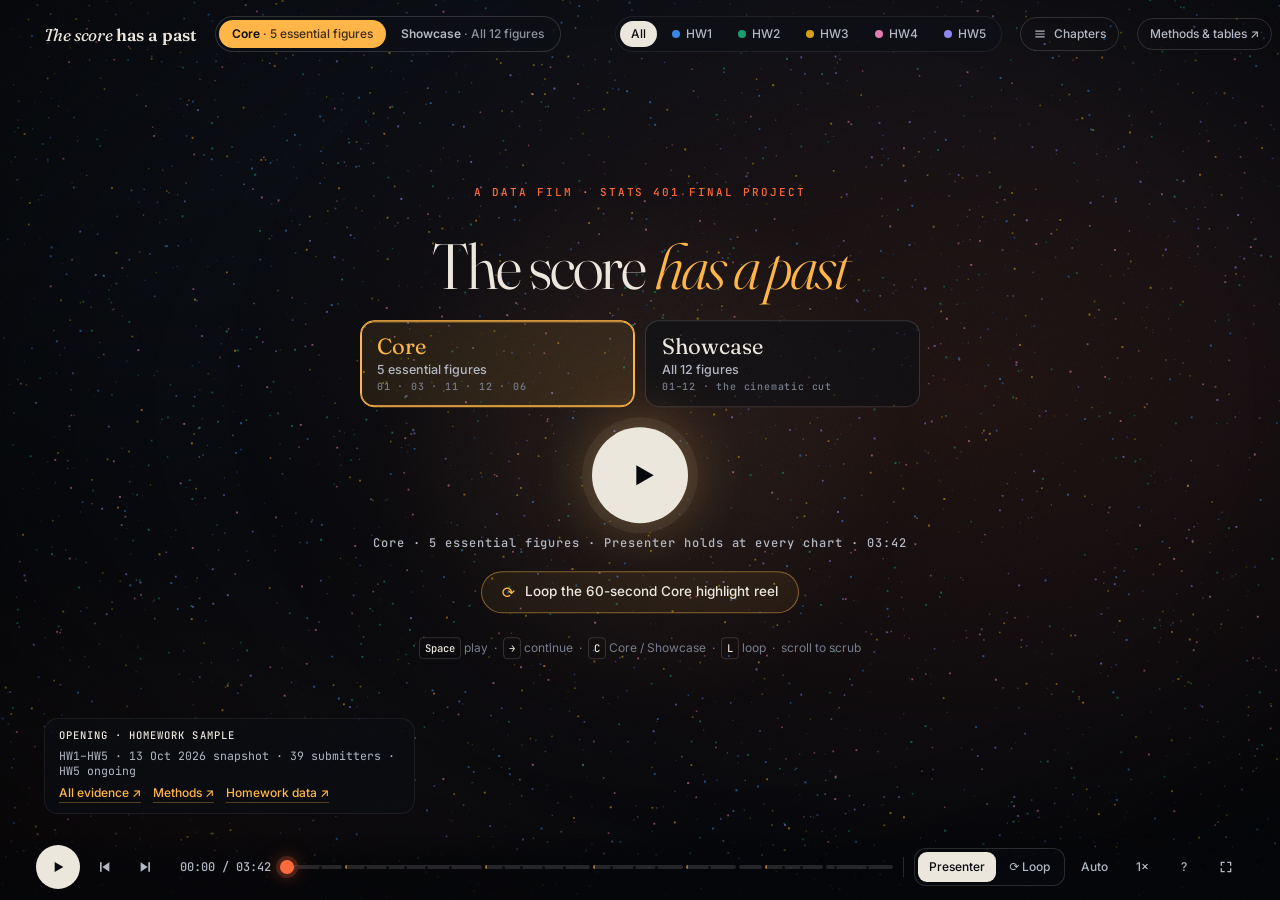
<file: index.html>
<!doctype html>
<html lang="en">
<head>
<meta charset="utf-8">
<meta name="viewport" content="width=device-width,initial-scale=1,viewport-fit=cover">
<title>The Score Has a Past · CS201 data film</title>
<meta name="description" content="A playable data film about 3,359 CS201 homework submissions through the 13 October 2026 snapshot, including ongoing HW5 and the revised HW4 deadline. Core presents five essential figures; Showcase presents all twelve, with every figure linked to its evidence, methods and downloads.">
<link rel="icon" href="assets/favicon.svg" type="image/svg+xml">
<link rel="preconnect" href="https://fonts.googleapis.com">
<link rel="preconnect" href="https://fonts.gstatic.com" crossorigin>
<link rel="stylesheet" href="https://fonts.googleapis.com/css2?family=Fraunces:ital,opsz,wght@0,9..144,300..700;1,9..144,300..600&family=Inter:wght@400;500;600&family=JetBrains+Mono:wght@400;500&display=swap">
<link rel="stylesheet" href="assets/app/app.css?v=20261013c">
</head>
<body>
<a class="skip" href="analysis.html">Skip the film: read the analysis, tables and methods</a>

<div id="film" class="film" aria-roledescription="data film">
  <div class="backdrop" aria-hidden="true"><i class="glow-aurora"></i><i class="glow-cursor"></i></div>
  <!-- route, chapter and evidence controls first in reading/focus order; z-index keeps them above the stage -->
  <header class="hud-top">
    <a class="brand" href="index.html?content=core">The score <b>has a past</b></a>
    <div class="content-switch" role="group" aria-label="Content: which figures the film presents">
      <button type="button" data-content="core" aria-pressed="true"><b>Core</b><span class="cs-d"> · 5 essential figures</span></button>
      <button type="button" data-content="showcase" aria-pressed="false"><b>Showcase</b><span class="cs-d"> · All 12 figures</span></button>
    </div>
    <span class="chapter-label"></span>
    <span class="spacer"></span>
    <div class="lens" role="group" aria-label="Homework lens: highlight one homework in every chart">
      <span class="lens-label">Lens</span>
      <button type="button" data-hw="">All</button>
      <button type="button" data-hw="HW1" style="--c: var(--hw1)"><i></i><span><span class="hw-pre">HW</span>1</span></button>
      <button type="button" data-hw="HW2" style="--c: var(--hw2)"><i></i><span><span class="hw-pre">HW</span>2</span></button>
      <button type="button" data-hw="HW3" style="--c: var(--hw3)"><i></i><span><span class="hw-pre">HW</span>3</span></button>
      <button type="button" data-hw="HW4" style="--c: var(--hw4)"><i></i><span><span class="hw-pre">HW</span>4</span></button>
      <button type="button" data-hw="HW5" style="--c: var(--hw5)" title="HW5: ongoing at the snapshot"><i></i><span><span class="hw-pre">HW</span>5</span></button>
    </div>
    <button class="chapters-btn" type="button" aria-haspopup="true" aria-expanded="false" aria-controls="chapters-menu"><svg viewBox="0 0 24 24" aria-hidden="true"><path d="M4 6h16v2H4zm0 5h16v2H4zm0 5h16v2H4z"/></svg><span>Chapters</span></button>
    <a class="hud-link" href="analysis.html">Methods &amp; tables ↗</a>
  </header>

  <nav id="chapters-menu" class="chapters-menu" aria-label="Chapters in this route" tabindex="-1" hidden>
    <p class="cm-head"></p>
    <ol></ol>
    <p class="cm-foot">Each figure opens paused on its complete reading view.</p>
  </nav>

  <aside class="dock" aria-label="Evidence for this chapter">
    <button class="dock-toggle" type="button" aria-expanded="false">Evidence</button>
    <div class="dock-body">
      <p class="dock-fig"></p>
      <p class="dock-cohort"></p>
      <p class="dock-links"></p>
    </div>
  </aside>

  <div class="toast" role="status" aria-live="polite"></div>

  <canvas id="particles" aria-hidden="true"></canvas>
  <div class="vignette" aria-hidden="true"></div>
  <div id="scenes"></div>

  <div class="intertitle" aria-hidden="true"><div class="it-line"></div><div class="it-num"></div><div class="it-word"></div></div>

  <aside id="caption" class="caption" aria-live="polite" tabindex="0" aria-label="Figure narration: scroll to read the complete text">
    <p class="cap-kicker"><span class="sr-only ck-sr"></span><span class="ck-vis" aria-hidden="true"></span></p>
    <h2 class="cap-title"></h2>
    <p class="cap-body"></p>
    <p class="cap-credit" hidden></p>
  </aside>

  <div class="flash" aria-hidden="true"></div>
  <div class="wipe" aria-hidden="true"></div>
  <div class="lb lb-top" aria-hidden="true"></div>
  <div class="lb lb-bot" aria-hidden="true"></div>
  <div class="vhs" aria-hidden="true"><div class="vhs-band"></div><span class="vhs-rew">◀◀ REWIND</span><span class="vhs-tc">00:00</span></div>
  <div class="grain" aria-hidden="true"></div>
  <div class="osd" aria-hidden="true"></div>
  <div class="seek-osd" aria-hidden="true"></div>


  <div class="poster" hidden>
    <p class="poster-k">A data film · STATS 401 final project</p>
    <p class="poster-t">The score <em>has a past</em></p>
    <div class="poster-routes" role="group" aria-label="Choose what the film presents">
      <button type="button" data-content="core" aria-pressed="true"><b>Core</b><span>5 essential figures</span><small>01 · 03 · 11 · 12 · 06</small></button>
      <button type="button" data-content="showcase" aria-pressed="false"><b>Showcase</b><span>All 12 figures</span><small>01–12 · the cinematic cut</small></button>
    </div>
    <button class="big-play" type="button" aria-label="Play the film"><svg viewBox="0 0 24 24"><path d="M7 4.5v15l13-7.5z"/></svg></button>
    <p class="poster-m"></p>
    <button class="pm-loop" type="button"><span>⟳</span> <i class="pm-loop-l">Loop the 60-second highlight reel</i></button>
    <p class="poster-h"><kbd>Space</kbd> play &nbsp;·&nbsp; <kbd>→</kbd> continue &nbsp;·&nbsp; <kbd>C</kbd> Core / Showcase &nbsp;·&nbsp; <kbd>L</kbd> loop &nbsp;·&nbsp; scroll to scrub</p>
  </div>

  <div class="pause-card collapsed" role="status">
    <h3><span>❚❚ Paused · explore</span><button type="button" aria-expanded="false">How to read ▴</button></h3>
    <p class="pc-how"></p>
    <p><kbd>Space</kbd> play &nbsp;<kbd>←</kbd><kbd>→</kbd> beats &nbsp;scroll to scrub</p>
  </div>

  <div class="keys-card" hidden>
    <kbd>Space</kbd><span>Play / pause</span>
    <kbd>→ ⇟ ⏎</kbd><span>Continue (a presentation clicker works too)</span>
    <kbd>← ⇞</kbd><span>Back one beat (Loop: one shot)</span>
    <kbd>C</kbd><span>Switch content: Core · Showcase (pauses)</span>
    <kbd>P · L</kbd><span>Presenter mode · Loop mode</span>
    <kbd>A</kbd><span>Auto: play straight through, no holds</span>
    <kbd>⇧ ← →</kbd><span>Seek 5 seconds</span>
    <kbd>[ ]</kbd><span>Previous / next chapter</span>
    <kbd>, .</kbd><span>Step one frame</span>
    <kbd class="keys-route-k">1–5</kbd><span class="keys-route">Jump to a figure’s reading view</span>
    <kbd>H</kbd><span>Hide interface</span>
    <kbd>F</kbd><span>Fullscreen</span>
    <kbd>Scroll</kbd><span>Scrub the timeline</span>
  </div>

  <div class="music-card" hidden>
    <h3>Soundtrack <span>for the Loop reel</span></h3>
    <label class="mc-file"><input type="file" accept="audio/*"><span class="mc-name">Choose a track…</span></label>
    <div class="mc-row"><span class="mc-k">Tempo</span><input class="mc-bpm" type="number" min="50" max="220" step="0.1" value="128" aria-label="Tempo in beats per minute"><span class="mc-u">BPM</span><button type="button" class="mc-tap">Tap</button></div>
    <div class="mc-row"><span class="mc-k">Start at</span><input class="mc-off" type="number" min="0" max="900" step="0.01" value="0" aria-label="Track time (seconds) where the reel's first bar begins"><span class="mc-u">s</span><button type="button" class="mc-nudge" data-d="-0.05">−</button><button type="button" class="mc-nudge" data-d="0.05">+</button></div>
    <p class="mc-sync"></p>
    <p class="mc-note">The reel is cut to Glass Animals, “The Other Side of Paradise” (128 BPM): load your copy and it locks to bars 104–135 automatically. For another track, tap along to set the tempo and nudge <b>Start at</b> onto a downbeat. The file plays only on this computer; nothing is uploaded or saved.</p>
    <button type="button" class="mc-clear">Remove track</button>
  </div>

  <footer class="transport">
    <button class="t-play" type="button" aria-label="Play"></button>
    <button class="t-prev" type="button" aria-label="Previous beat"><svg viewBox="0 0 24 24"><path d="M6 5h2.5v14H6zM20 5v14L9.5 12z"/></svg></button>
    <button class="t-next" type="button" aria-label="Next beat"><svg viewBox="0 0 24 24"><path d="M15.5 5H18v14h-2.5zM4 5l10.5 7L4 19z"/></svg></button>
    <button class="continue-chip" type="button" hidden>Continue <kbd>→</kbd></button>
    <span class="t-time">00:00 / 00:00</span>
    <div class="t-track" role="slider" tabindex="0" aria-label="Film position in seconds">
      <div class="t-segs"></div>
      <div class="t-head"></div>
      <div class="t-hover"></div>
    </div>
    <span class="t-sep" aria-hidden="true"></span>
    <div class="t-modes" role="group" aria-label="Playback mode">
      <button type="button" data-mode="presenter" title="Presenter: the full story, holding at every chart (P)"><span class="lbl-long">Presenter</span><span class="lbl-short">Talk</span></button>
      <button type="button" data-mode="loop" title="Loop: a 60-second highlight reel that repeats (L)">⟳ Loop</button>
    </div>
    <button class="t-auto" type="button" aria-pressed="false" title="Auto: play straight through without holding (A)">Auto</button>
    <button class="t-music" type="button" aria-pressed="false" title="Soundtrack: sync the loop to your own music">♪</button>
    <button class="t-speed" type="button" title="Playback speed">1×</button>
    <button class="t-keys" type="button" aria-label="Keyboard shortcuts">?</button>
    <button class="t-full" type="button" aria-label="Fullscreen"><svg viewBox="0 0 24 24"><path d="M4 4h6v2H6v4H4zm10 0h6v6h-2V6h-4zM4 14h2v4h4v2H4zm14 0h2v6h-6v-2h4z"/></svg></button>
  </footer>
</div>
<div id="tooltip" role="tooltip" hidden></div>

<noscript><div class="noscript">
  <p>This data film needs JavaScript. All twelve figures, accessible tables, downloads and methods are on the <a href="analysis.html">analysis page</a>.</p>
  <p>Core figures: <a href="analysis.html#timing">01 Timing</a> · <a href="analysis.html#scores">03 Problem gaps</a> · <a href="analysis.html#retry-productivity">11 New-best retries</a> · <a href="analysis.html#deadline-progress">12 Window phases</a> · <a href="analysis.html#midterm-associations">06 Exam associations</a></p>
</div></noscript>

<script src="assets/vendor/d3.v7.min.js?v=20261001a"></script>
<script src="assets/app/data.js?v=20261013c"></script>
<script src="assets/app/figures.js?v=20261013c"></script>
<script src="assets/app/core.js?v=20261013c"></script>
<script src="assets/app/routes.js?v=20261013c"></script>
<script src="assets/app/particles.js?v=20261013c"></script>
<script src="assets/app/scenes/open.js?v=20261013c"></script>
<script src="assets/app/scenes/stacks.js?v=20261013c"></script>
<script src="assets/app/scenes/clock.js?v=20261013c"></script>
<script src="assets/app/scenes/problems.js?v=20261013c"></script>
<script src="assets/app/scenes/attempts.js?v=20261013c"></script>
<script src="assets/app/scenes/retries.js?v=20261013c"></script>
<script src="assets/app/scenes/exam.js?v=20261013c"></script>
<script src="assets/app/scenes/finale.js?v=20261013c"></script>
<script src="assets/app/reel.js?v=20261013c"></script>
<script src="assets/app/player.js?v=20261013c"></script>
</body>
</html>
</file>
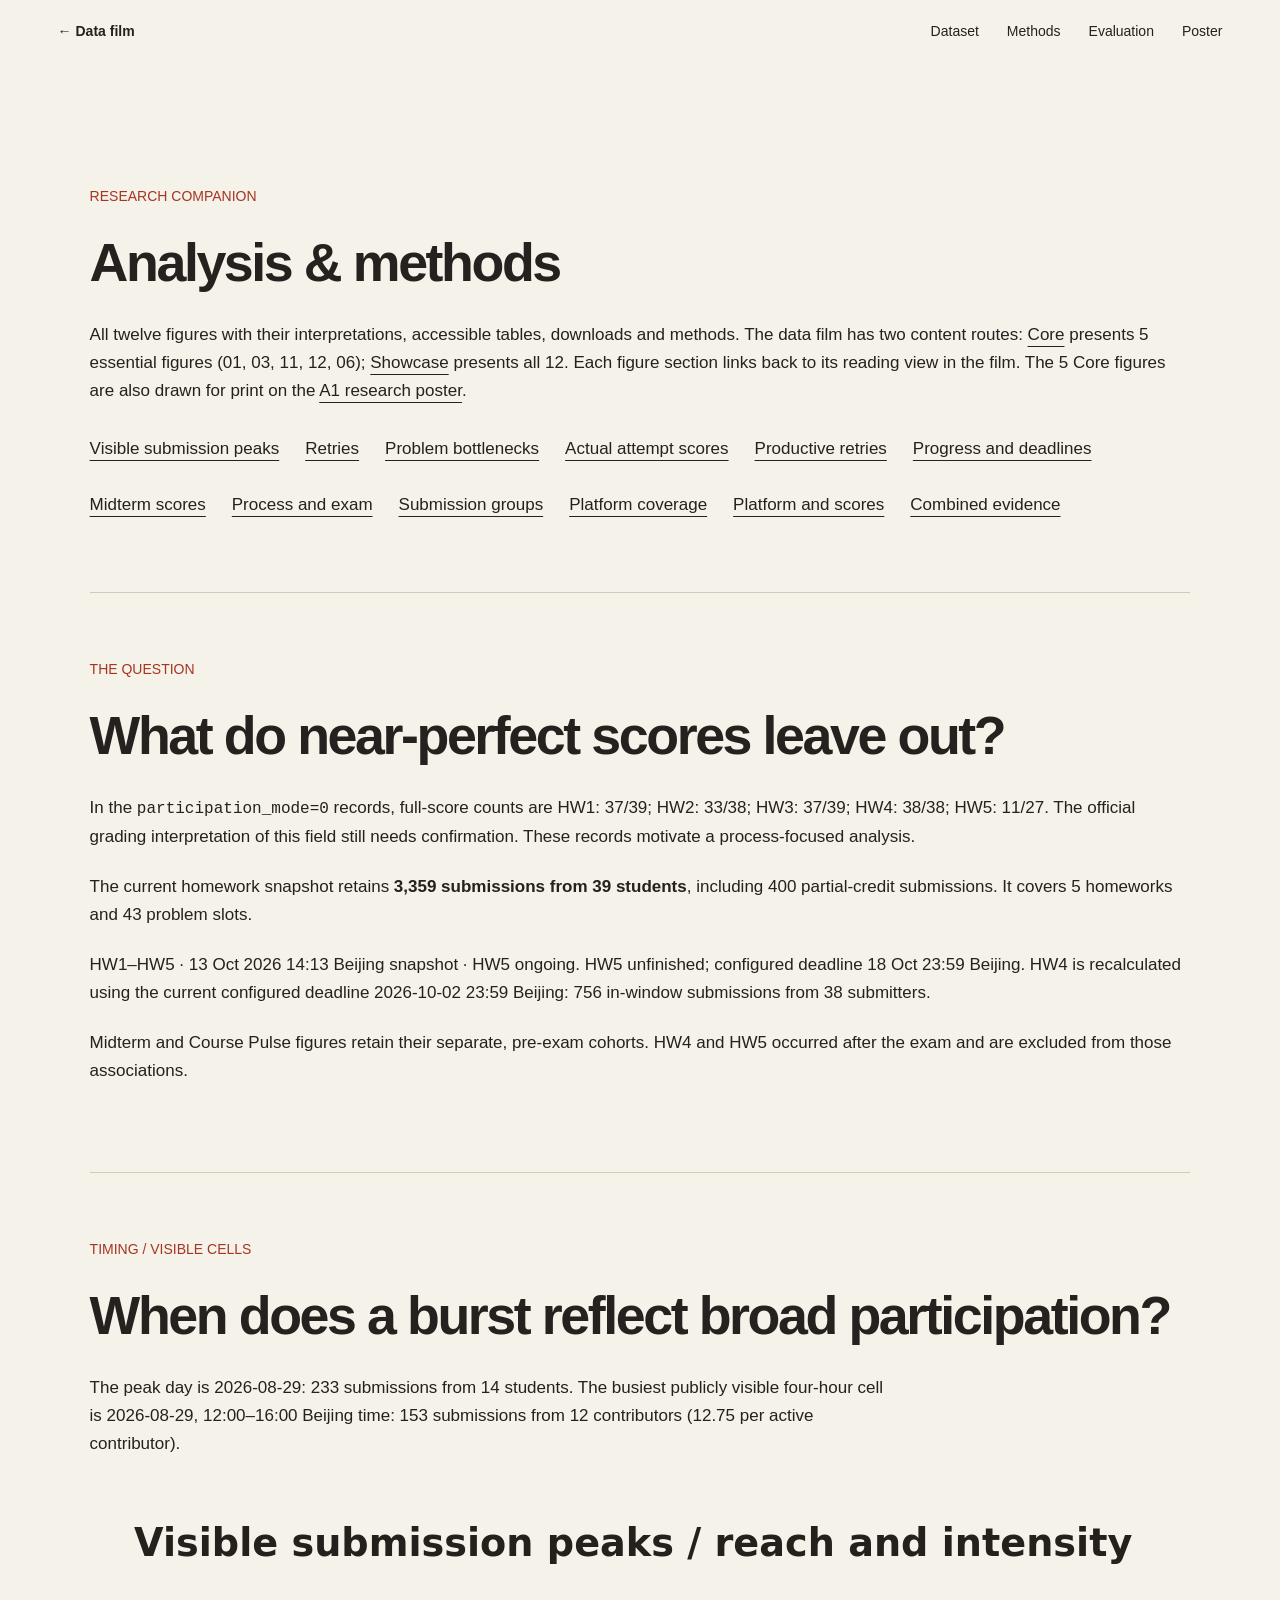
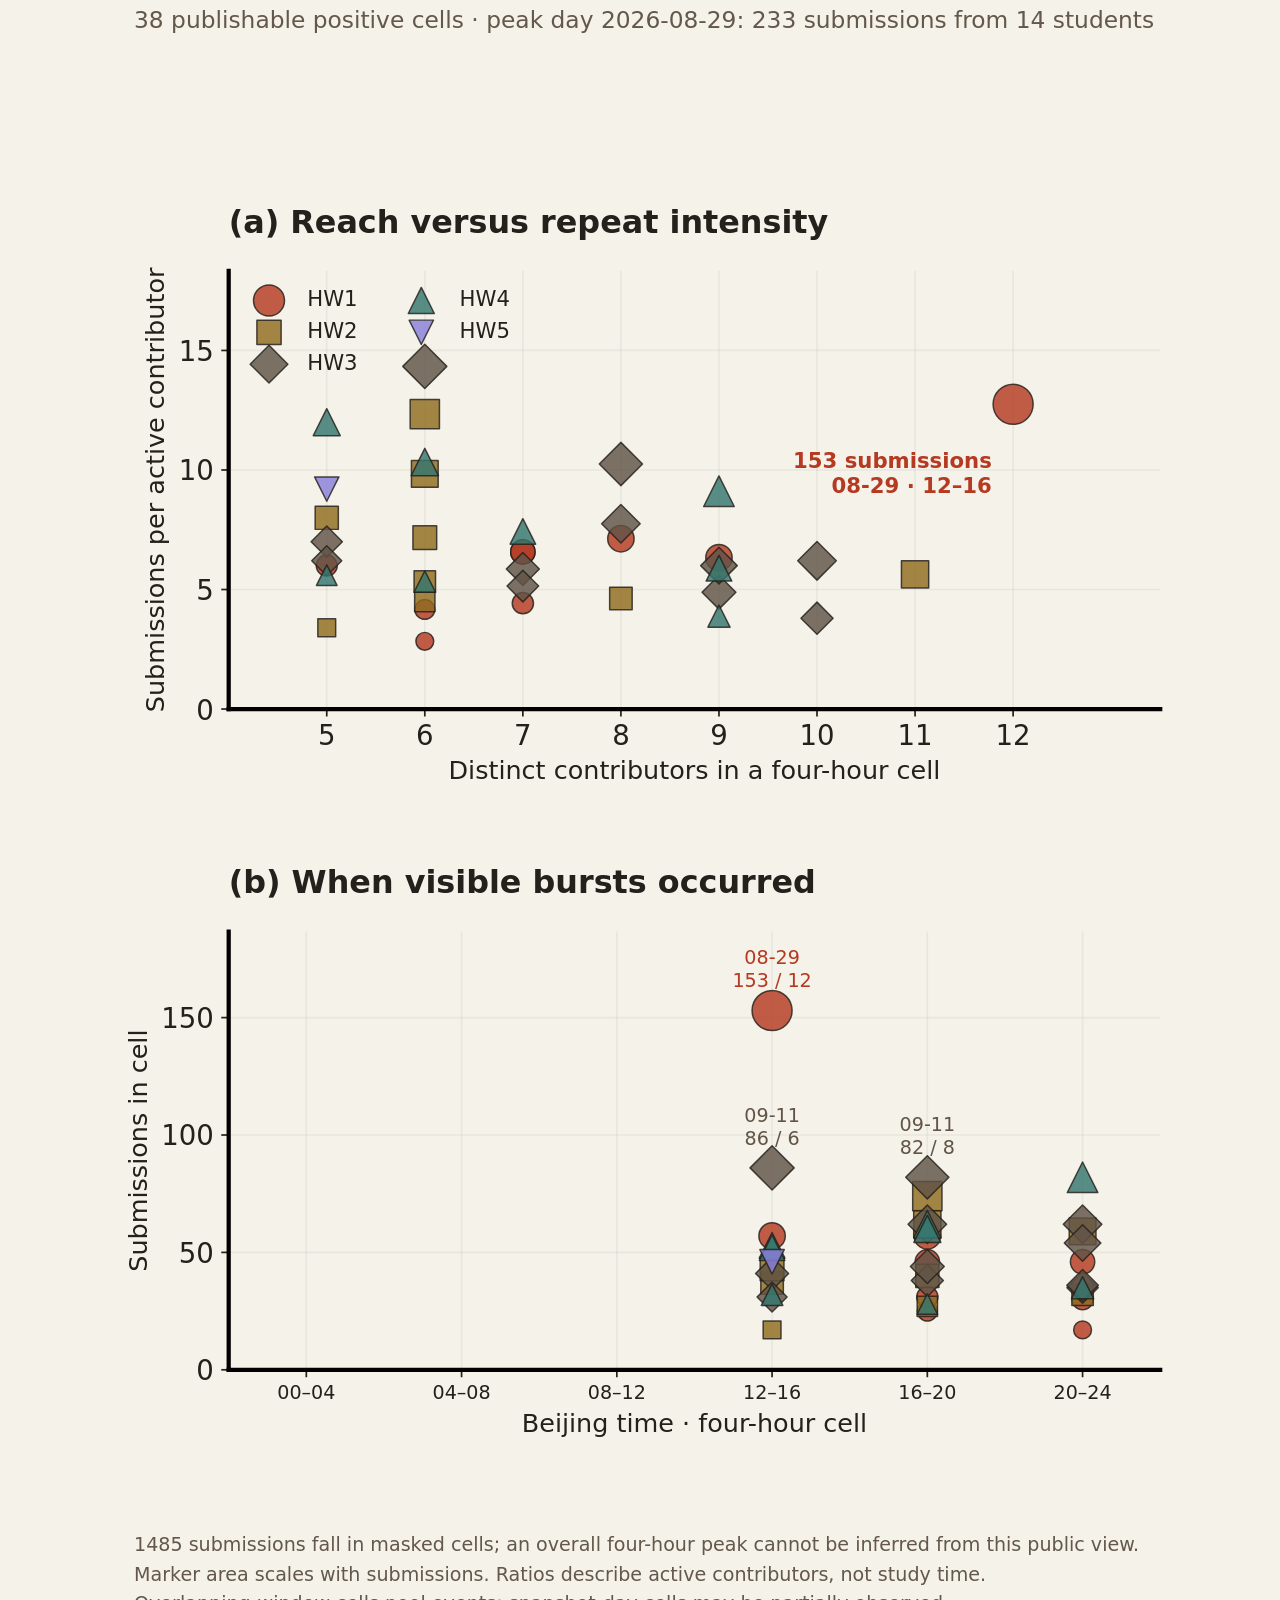
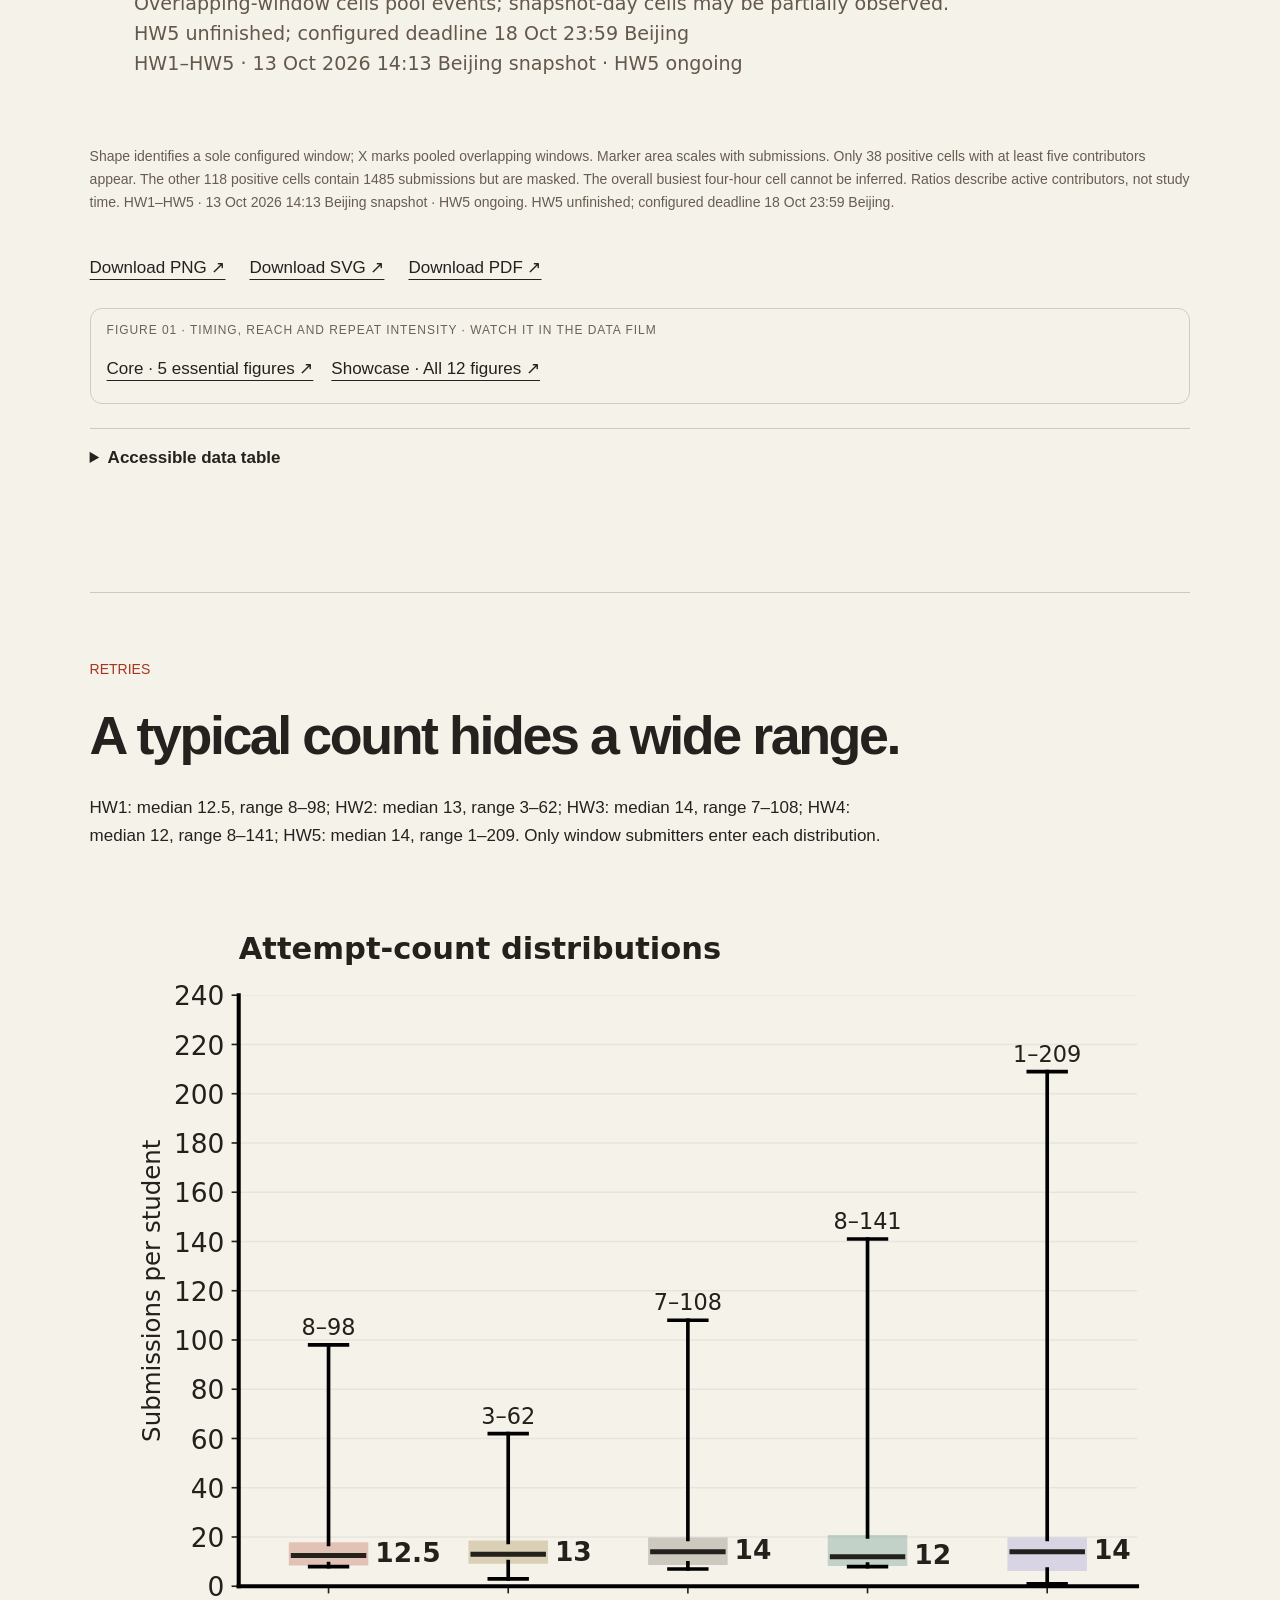
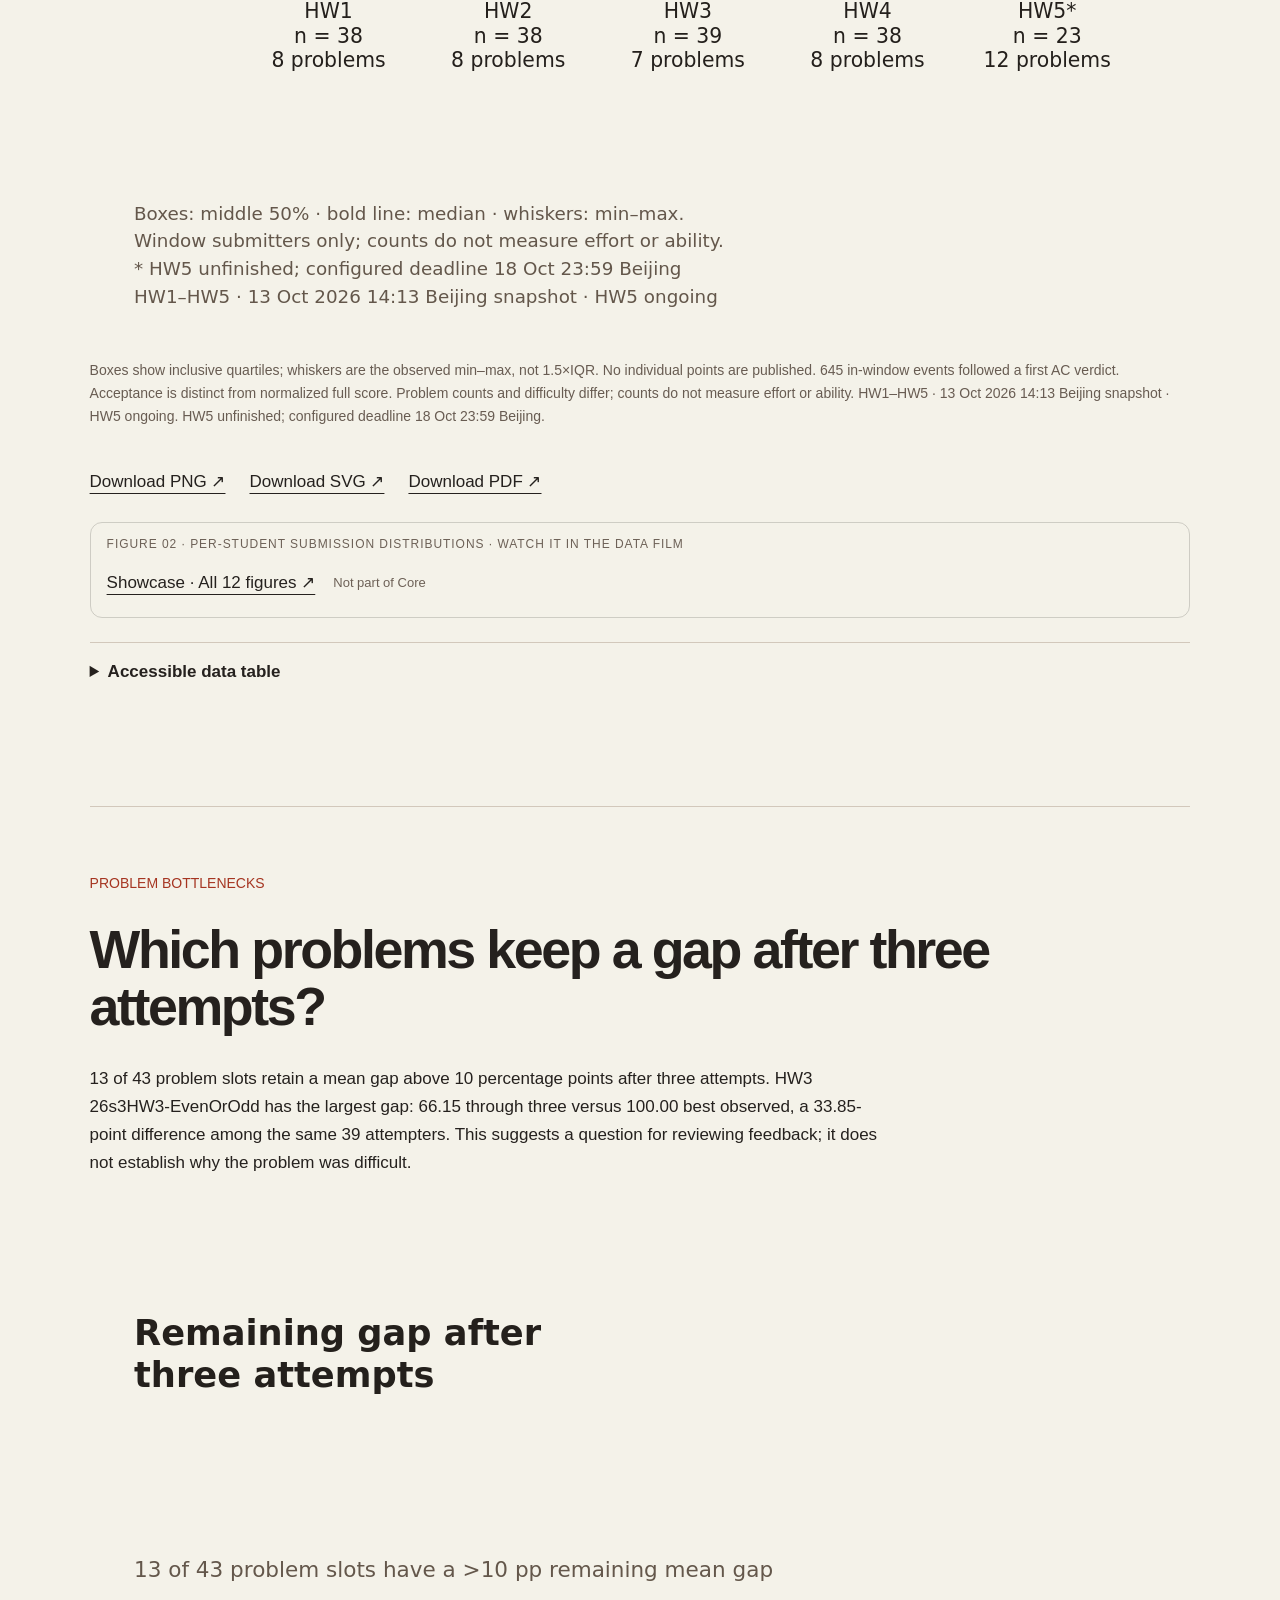
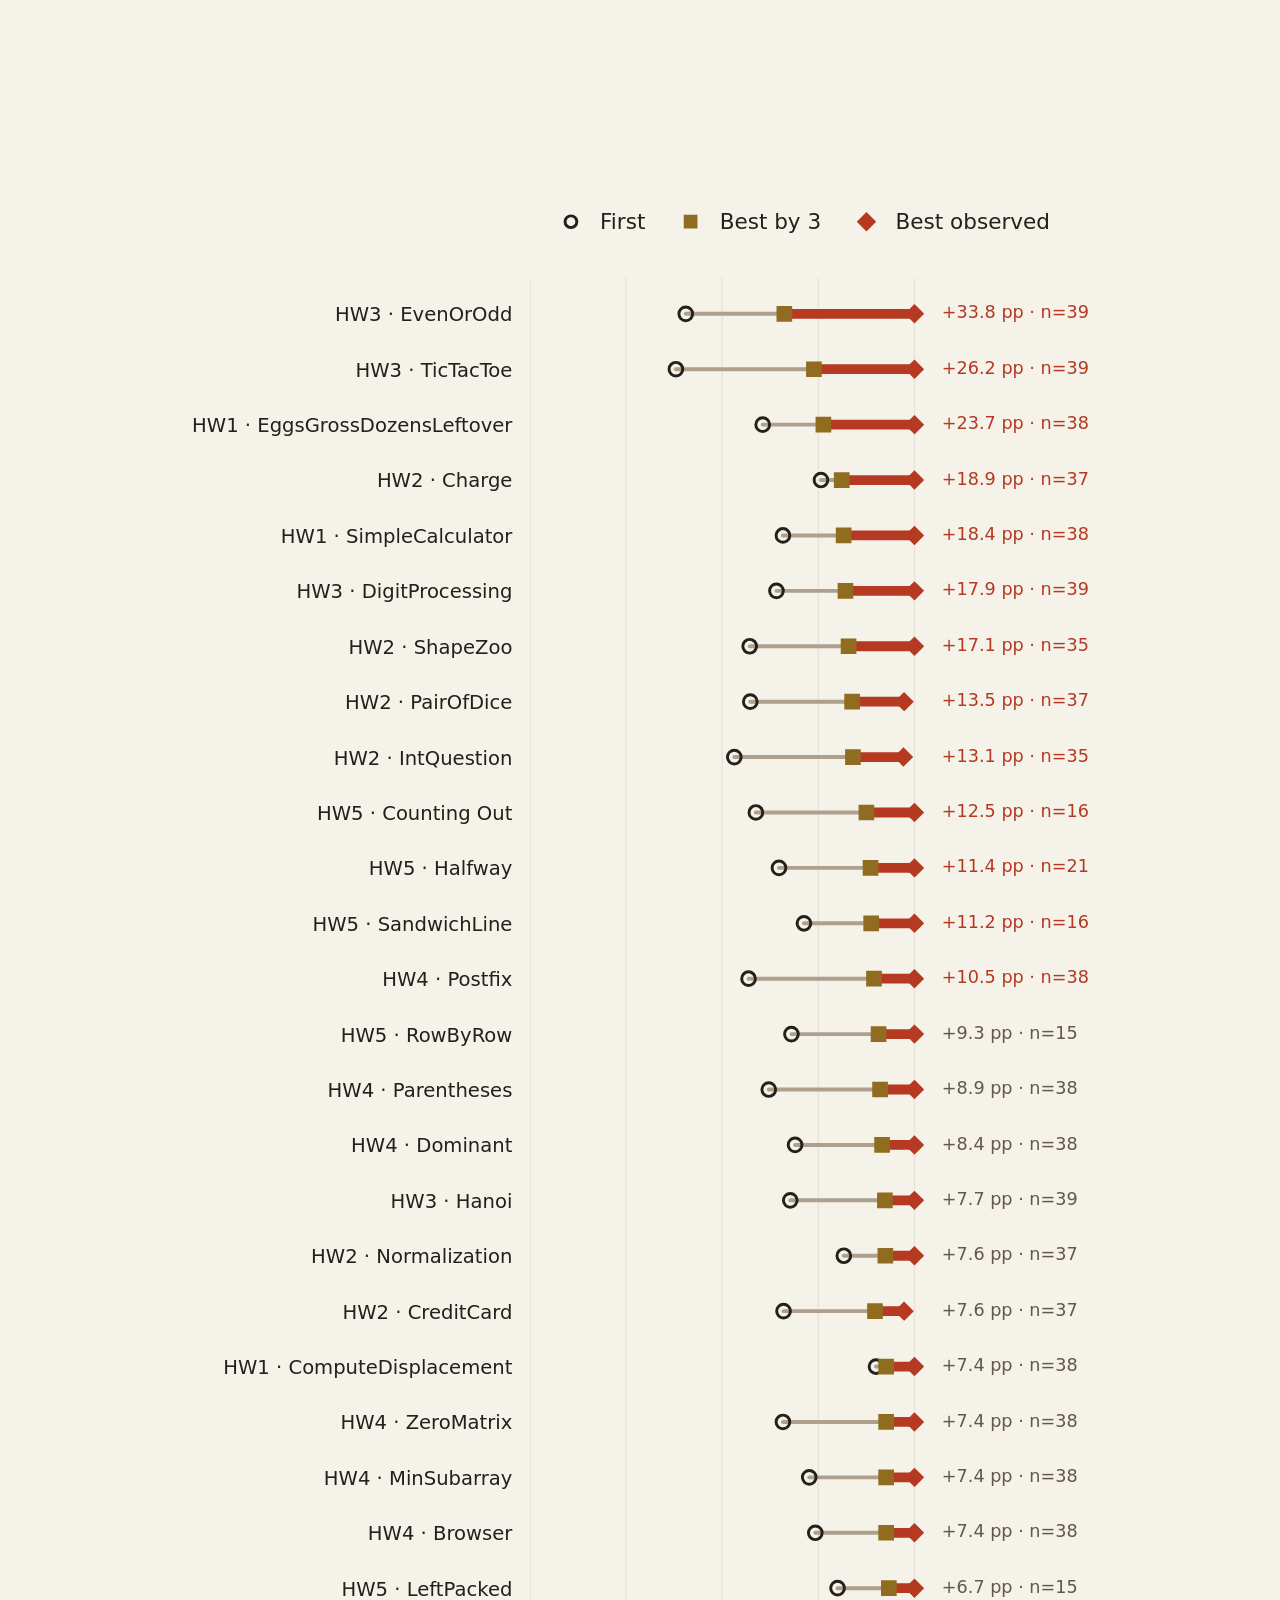
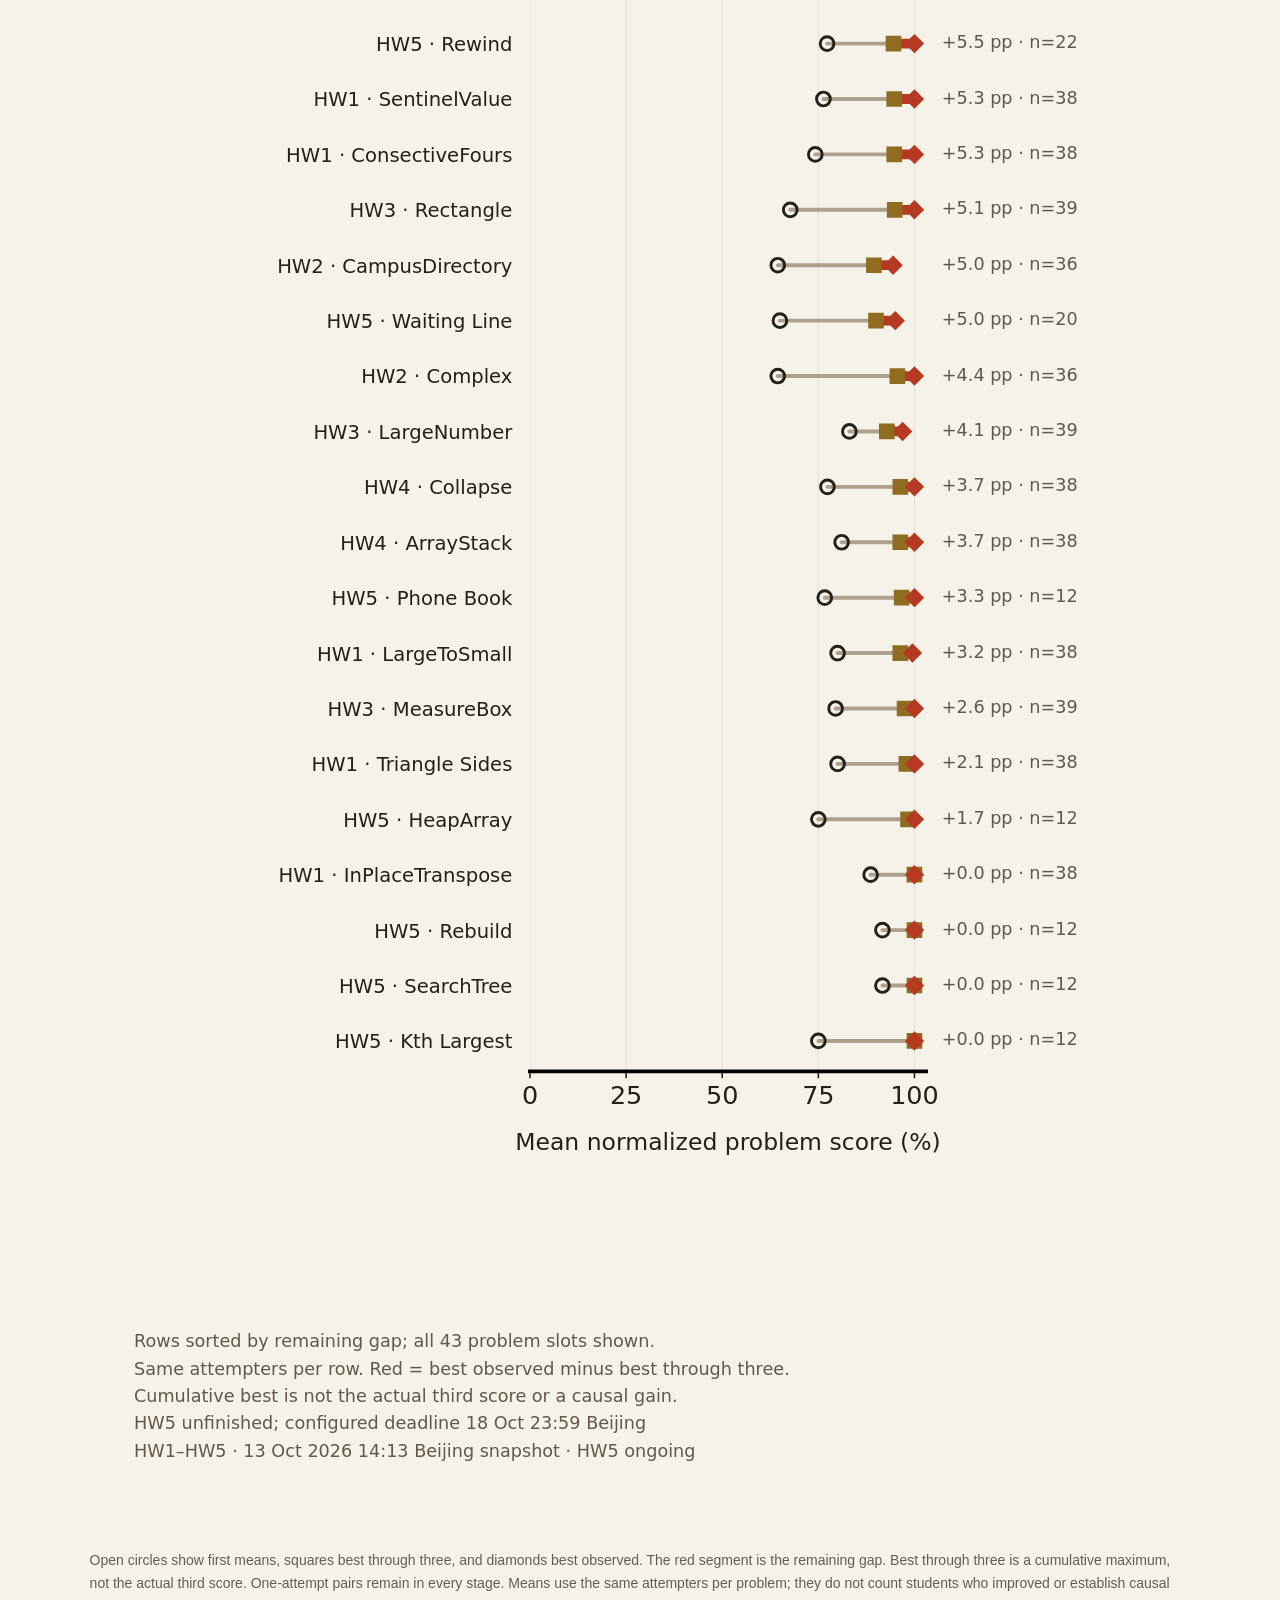
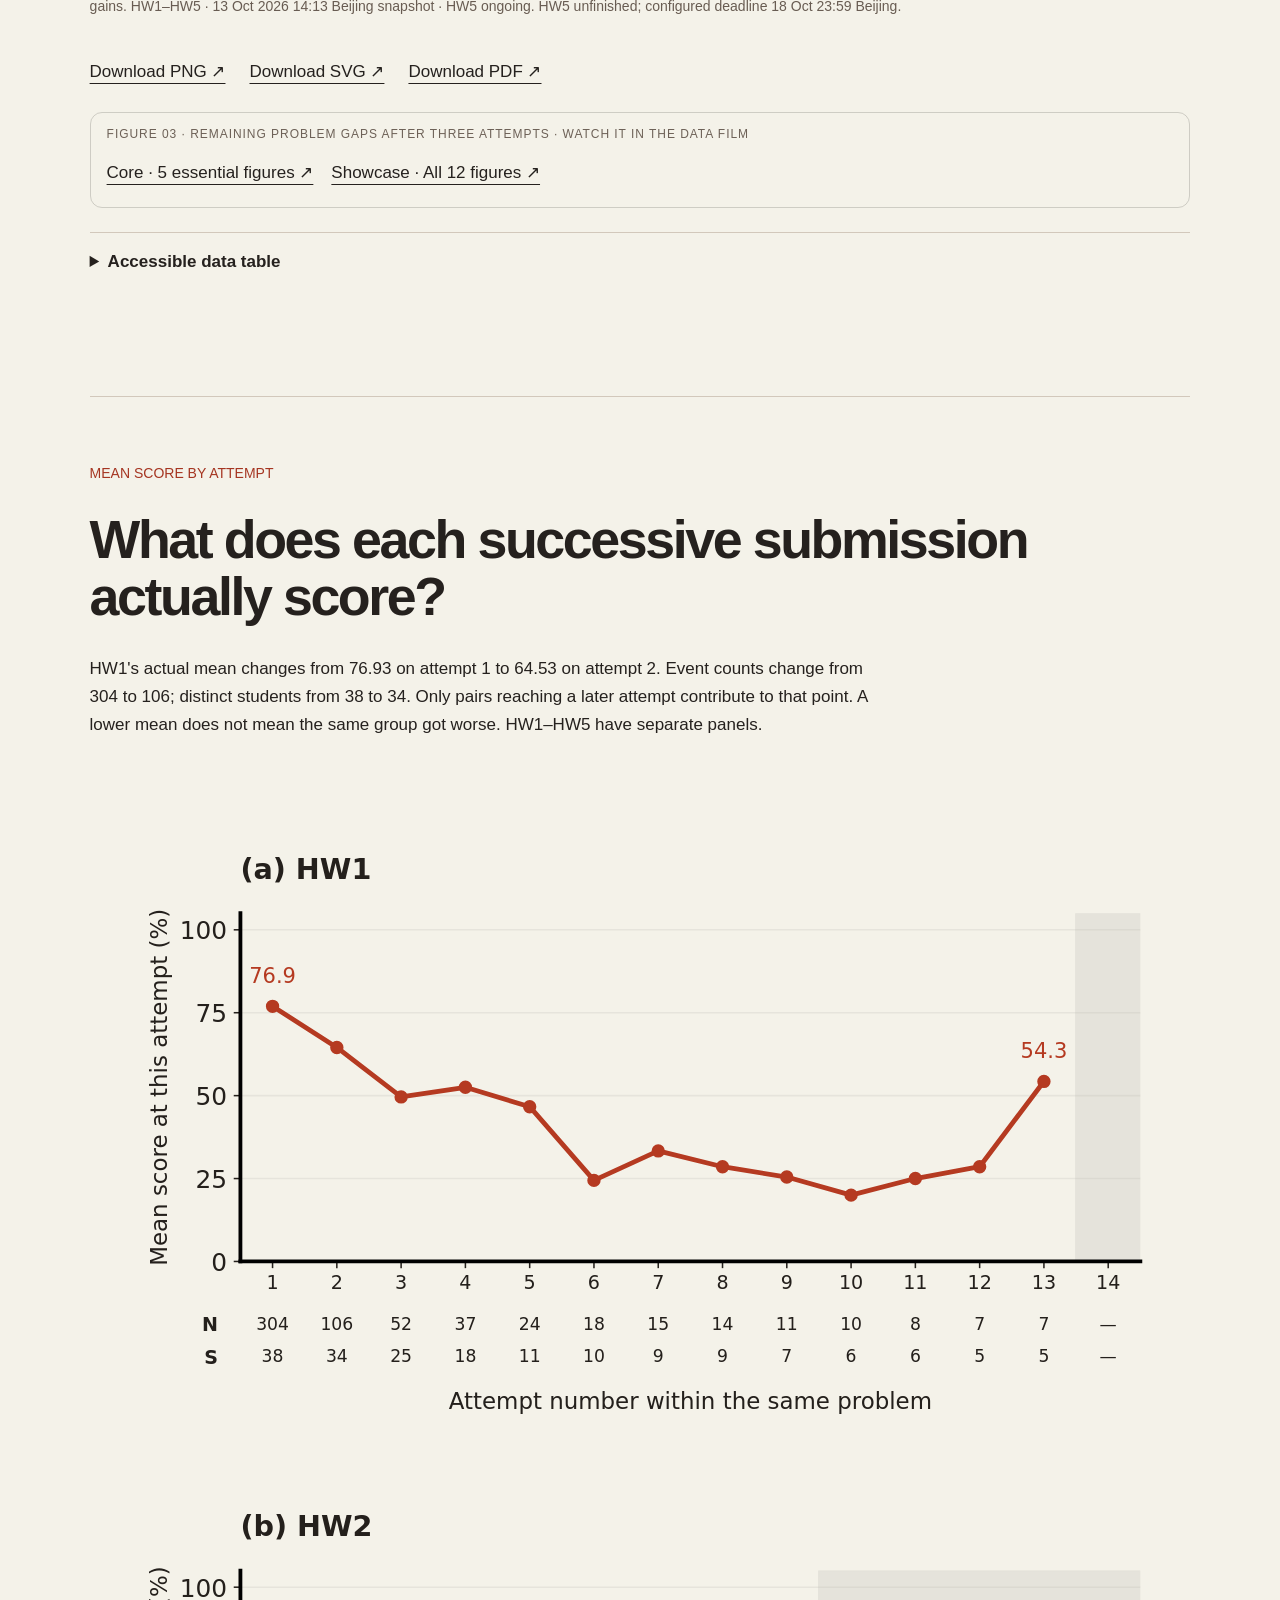
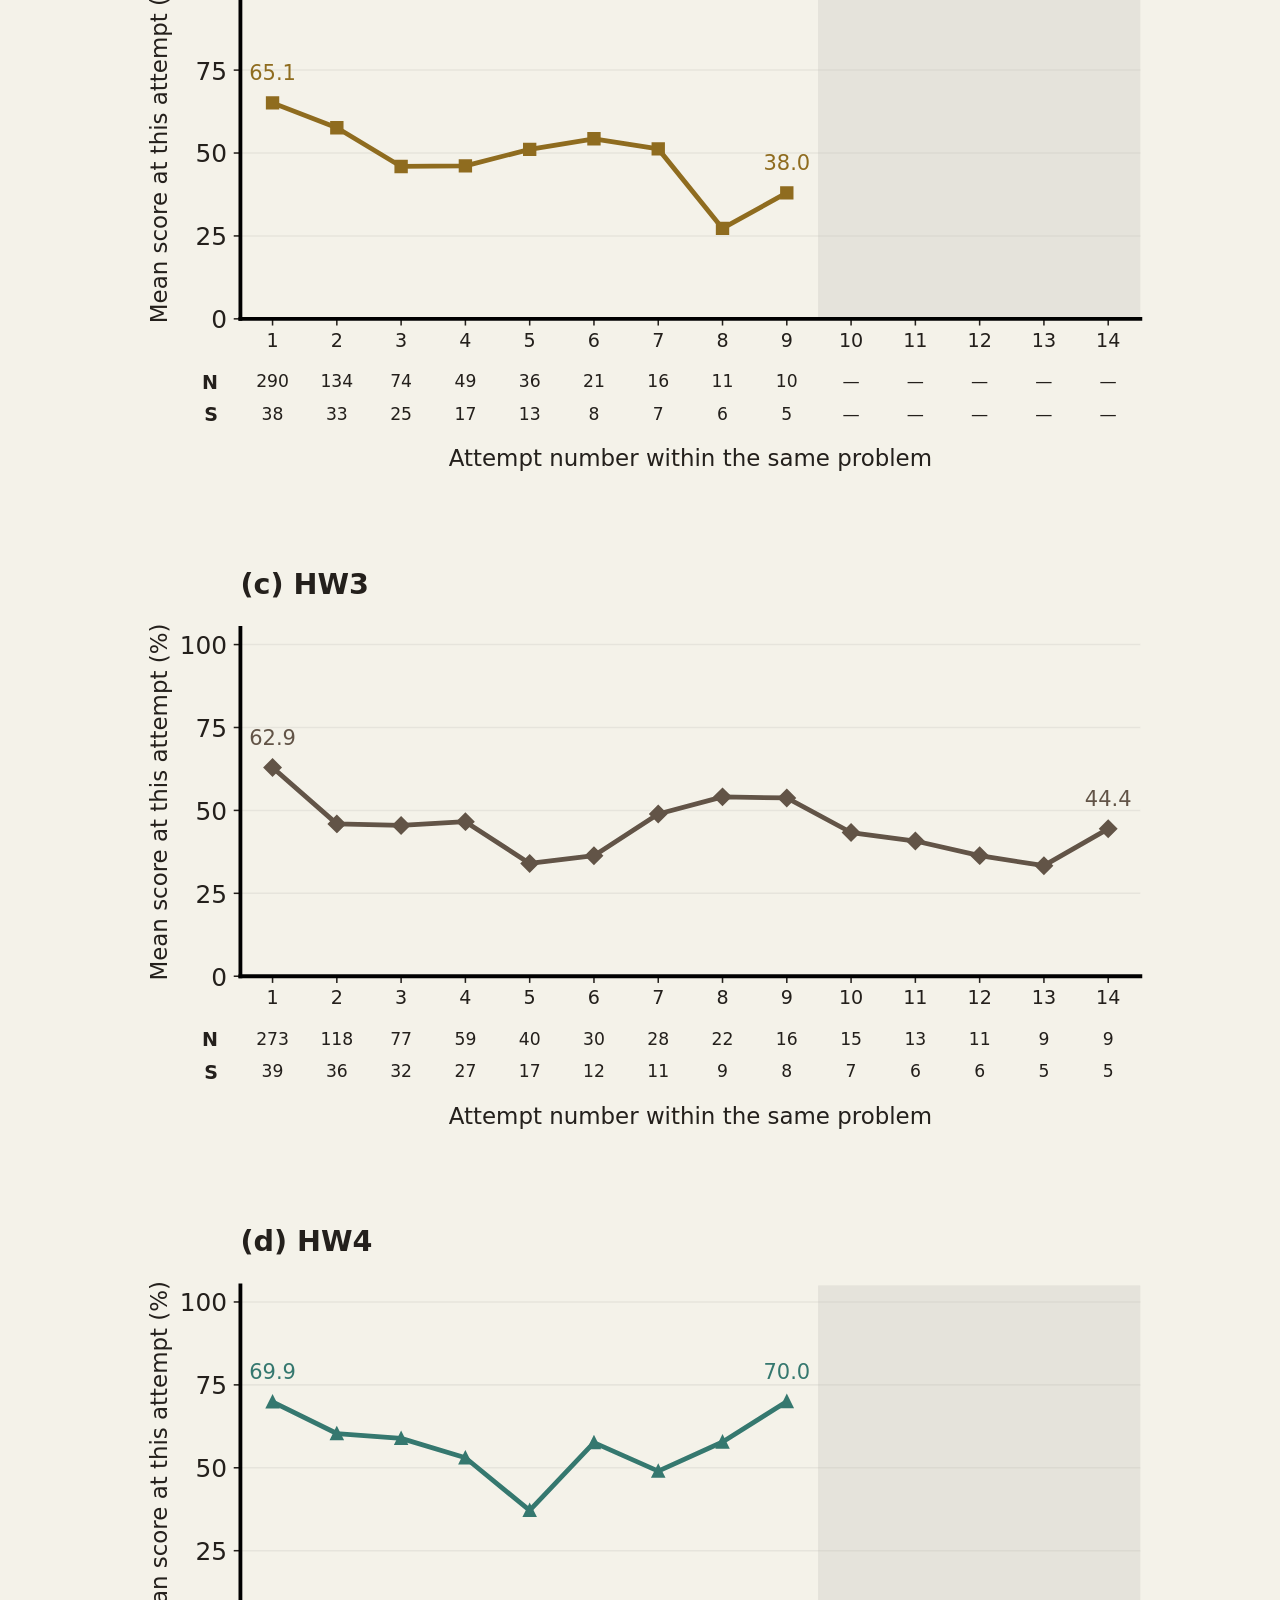
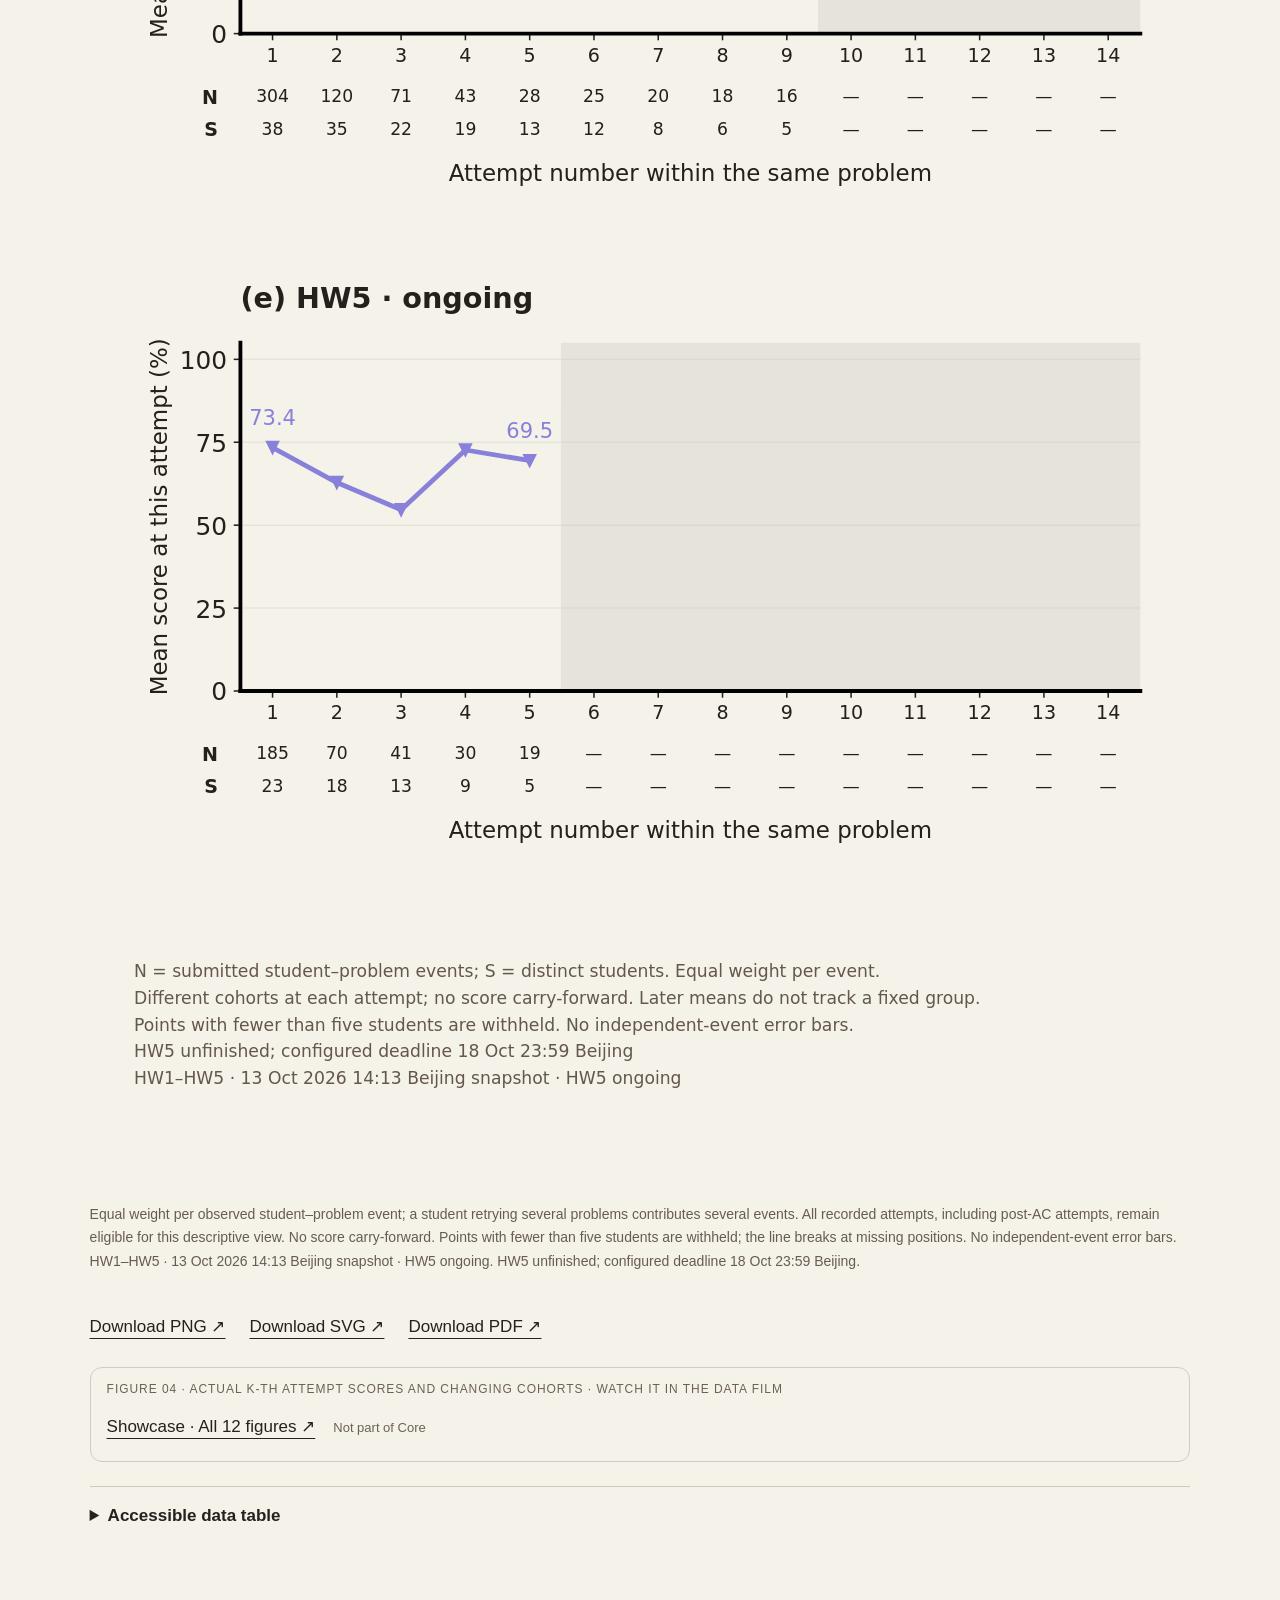
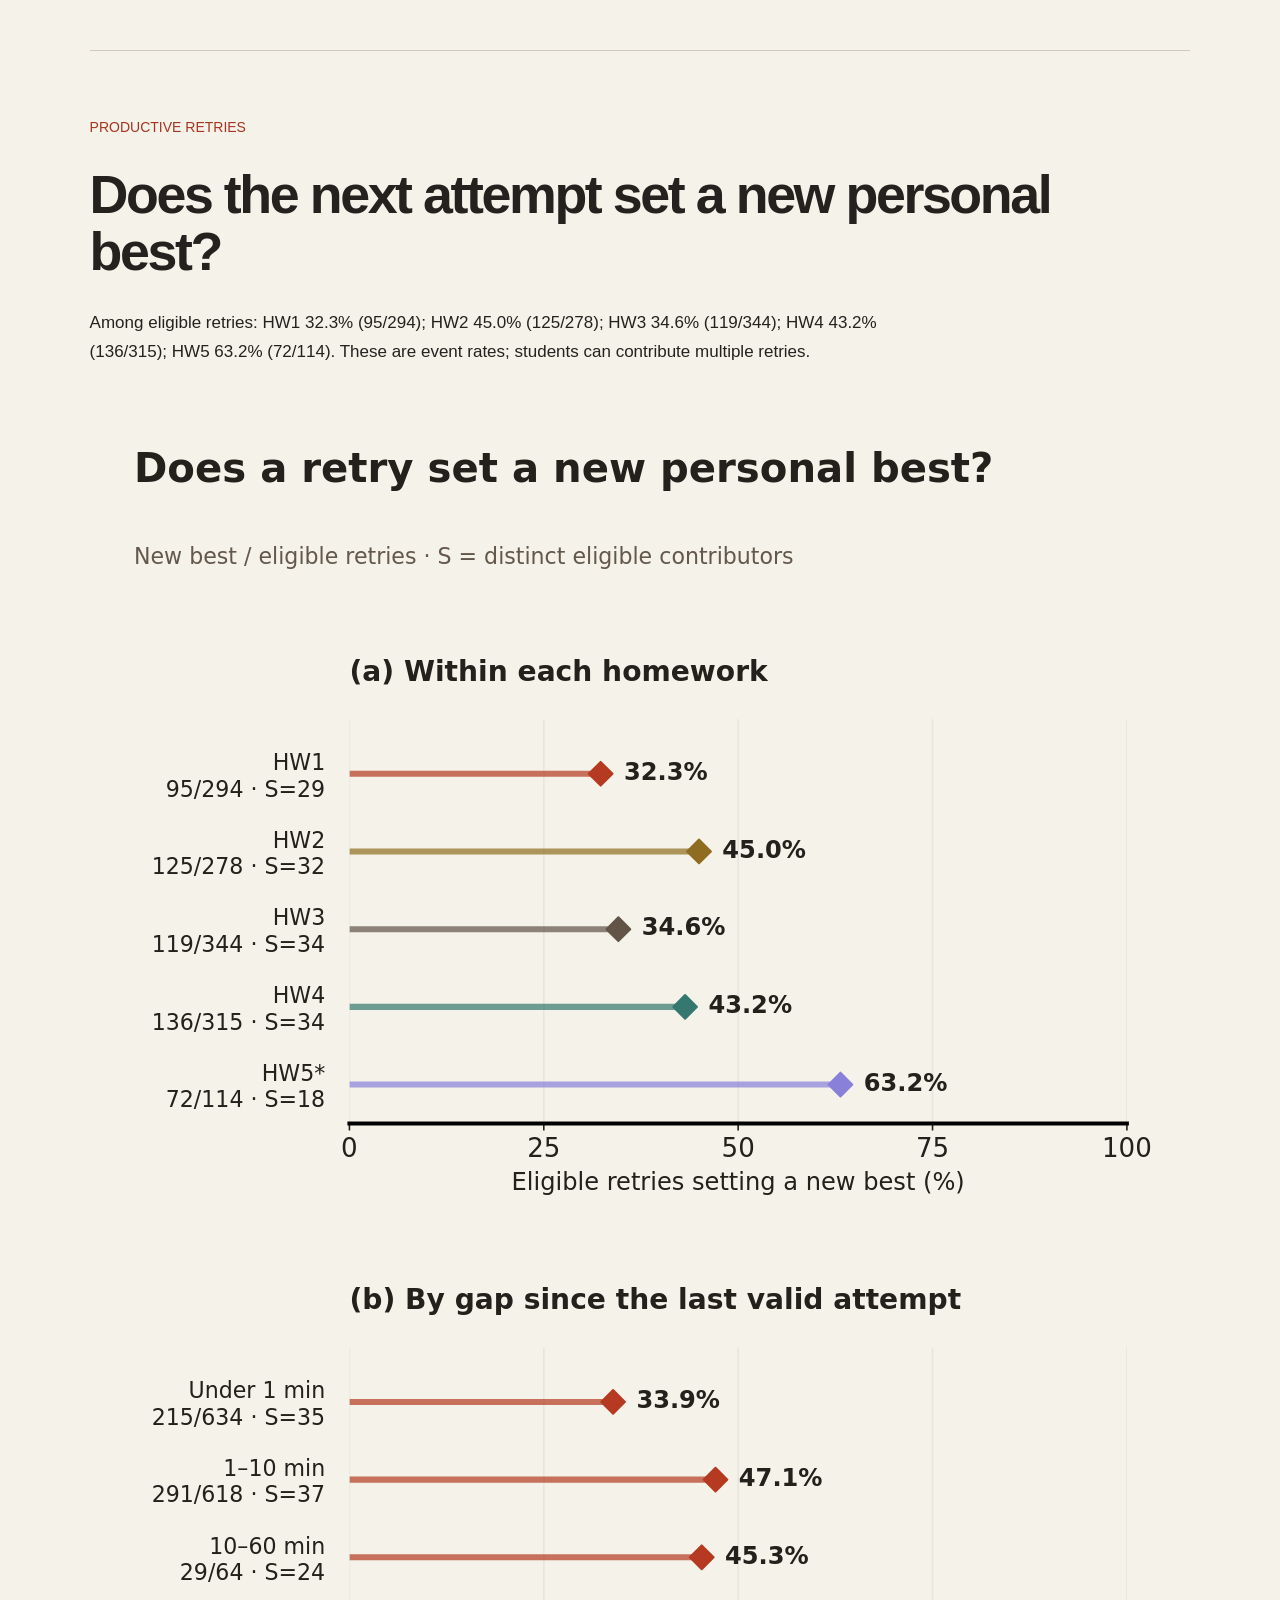
<file: analysis.html>
<!doctype html>
<html lang="en">
<head>
<meta charset="utf-8">
<meta name="viewport" content="width=device-width,initial-scale=1">
<title>Analysis &amp; Methods · CS201</title>
<link rel="stylesheet" href="styles.css">
</head>
<body class="analysis-page" data-surface="paper">
<a class="skip" href="#evidence">Skip to analysis</a>
<header class="topbar">
<a href="index.html?content=core" data-film-back>← Data film</a>
<nav aria-label="Analysis navigation">
<a href="#dataset">Dataset</a>
<a href="#midterm-plan">Methods</a>
<a href="#evaluation">Evaluation</a>
<a href="poster.html">Poster</a>
</nav>
</header>
<main id="evidence" class="evidence-detail">
<section>
<p class="eyebrow">RESEARCH COMPANION</p>
<h1>Analysis &amp; methods</h1>
<p>All twelve figures with their interpretations, accessible tables, downloads and methods. The data film has two content routes: <a href="index.html?content=core">Core</a> presents 5 essential figures (01, 03, 11, 12, 06); <a href="index.html?content=showcase">Showcase</a> presents all 12. Each figure section links back to its reading view in the film. The 5 Core figures are also drawn for print on the <a href="poster.html">A1 research poster</a>.</p>
<nav class="analysis-toc" aria-label="Chart analysis">
<a href="#timing">Visible submission peaks</a>
<a href="#retries">Retries</a>
<a href="#scores">Problem bottlenecks</a>
<a href="#attempt-scores">Actual attempt scores</a>
<a href="#retry-productivity">Productive retries</a>
<a href="#deadline-progress">Progress and deadlines</a>
<a href="#midterm-distribution">Midterm scores</a>
<a href="#midterm-associations">Process and exam</a>
<a href="#midterm-attempt-groups">Submission groups</a>
<a href="#platform-coverage">Platform coverage</a>
<a href="#platform-groups">Platform and scores</a>
<a href="#platform-associations">Combined evidence</a>
</nav>
</section>
<section class="opening" id="research-question">
<p class="eyebrow">THE QUESTION</p>
<h2>What do near-perfect scores leave out?</h2>
<p>In the <code>participation_mode=0</code> records, full-score counts are HW1: 37/39; HW2: 33/38; HW3: 37/39; HW4: 38/38; HW5: 11/27.
The official grading interpretation of this field still needs confirmation. These records motivate a process-focused analysis.</p>
<p>The current homework snapshot retains <strong>3,359 submissions from 39 students</strong>,
including 400 partial-credit submissions. It covers 5 homeworks and 43 problem slots.</p>
<p>HW1–HW5 · 13 Oct 2026 14:13 Beijing snapshot · HW5 ongoing. HW5 unfinished; configured deadline 18 Oct 23:59 Beijing. HW4 is recalculated using the current configured deadline 2026-10-02 23:59 Beijing: 756 in-window submissions from 38 submitters.</p>
<p>Midterm and Course Pulse figures retain their separate, pre-exam cohorts. HW4 and HW5 occurred after the exam and are excluded from those associations.</p>
</section>
<section class="chart-section" id="timing">
<div class="section-heading">
<span class="number">01</span>
<div>
<p class="eyebrow">TIMING / VISIBLE CELLS</p>
<h2>When does a burst reflect broad participation?</h2>
</div>
</div>
<p class="reading">The peak day is 2026-08-29: 233 submissions from 14 students. The busiest publicly visible four-hour cell is 2026-08-29, 12:00–16:00 Beijing time: 153 submissions from 12 contributors (12.75 per active contributor).</p>
<figure>
<picture>
<source media="(max-width: 900px)" srcset="assets/figures/01-calendar-mobile.svg" width="518" height="864">
<img src="assets/figures/01-calendar.svg" alt="Reach versus repeat intensity, and submissions by Beijing time. The peak day is 2026-08-29: 233 submissions from 14 students. The busiest publicly visible four-hour cell is 2026-08-29, 12:00–16:00 Beijing time: 153 submissions from 12 contributors (12.75 per active contributor)." width="1044" height="554" loading="lazy">
</picture>
<figcaption>Shape identifies a sole configured window; X marks pooled overlapping windows. Marker area scales with submissions. Only 38 positive cells with at least five contributors appear. The other 118 positive cells contain 1485 submissions but are masked. The overall busiest four-hour cell cannot be inferred. Ratios describe active contributors, not study time. HW1–HW5 · 13 Oct 2026 14:13 Beijing snapshot · HW5 ongoing. HW5 unfinished; configured deadline 18 Oct 23:59 Beijing.</figcaption>
</figure>
<div class="downloads">
<a href="assets/figures/01-calendar.png" download>Download PNG ↗</a>
<a href="assets/figures/01-calendar.svg" download>Download SVG ↗</a>
<a href="assets/figures/01-calendar.pdf" download>Download PDF ↗</a>
</div>
<nav class="film-return" aria-label="Figure 01 in the data film">
<span class="fr-k">Figure 01 · Timing, reach and repeat intensity · watch it in the data film</span>
<a href="index.html?content=core#figure-01" data-content="core">Core · 5 essential figures ↗</a>
<a href="index.html?content=showcase#figure-01" data-content="showcase">Showcase · All 12 figures ↗</a>
</nav>
<details>
<summary>Accessible data table</summary>
<div class="table-scroll">
<table>
<caption>Four-hour pooled cells: suppressed means 1–4 contributors; inactive means no configured window. Overlapping HW4/HW5 windows are pooled, not assigned to one homework. Partially observed cells stop at the snapshot; future cells have no available totals.</caption>
<thead>
<tr>
<th scope="col">Date</th>
<th scope="col">Hours (Beijing)</th>
<th scope="col">Configured window(s)</th>
<th scope="col">Status</th>
<th scope="col">Observation</th>
<th scope="col">Submissions</th>
<th scope="col">Distinct contributors</th>
</tr>
</thead>
<tbody>
<tr>
<td>2026-08-26</td>
<td>00:00–04:00</td>
<td>—</td>
<td>No configured window</td>
<td>Complete</td>
<td>—</td>
<td>—</td>
</tr>
<tr>
<td>2026-08-26</td>
<td>04:00–08:00</td>
<td>—</td>
<td>No configured window</td>
<td>Complete</td>
<td>—</td>
<td>—</td>
</tr>
<tr>
<td>2026-08-26</td>
<td>08:00–12:00</td>
<td>—</td>
<td>No configured window</td>
<td>Complete</td>
<td>—</td>
<td>—</td>
</tr>
<tr>
<td>2026-08-26</td>
<td>12:00–16:00</td>
<td>HW1</td>
<td>Visible</td>
<td>Complete</td>
<td>0</td>
<td>0</td>
</tr>
<tr>
<td>2026-08-26</td>
<td>16:00–20:00</td>
<td>HW1</td>
<td>Visible</td>
<td>Complete</td>
<td>0</td>
<td>0</td>
</tr>
<tr>
<td>2026-08-26</td>
<td>20:00–24:00</td>
<td>HW1</td>
<td>Visible</td>
<td>Complete</td>
<td>0</td>
<td>0</td>
</tr>
<tr>
<td>2026-08-27</td>
<td>00:00–04:00</td>
<td>HW1</td>
<td>Visible</td>
<td>Complete</td>
<td>0</td>
<td>0</td>
</tr>
<tr>
<td>2026-08-27</td>
<td>04:00–08:00</td>
<td>HW1</td>
<td>Visible</td>
<td>Complete</td>
<td>0</td>
<td>0</td>
</tr>
<tr>
<td>2026-08-27</td>
<td>08:00–12:00</td>
<td>HW1</td>
<td>Visible</td>
<td>Complete</td>
<td>0</td>
<td>0</td>
</tr>
<tr>
<td>2026-08-27</td>
<td>12:00–16:00</td>
<td>HW1</td>
<td>Withheld</td>
<td>Complete</td>
<td>—</td>
<td>—</td>
</tr>
<tr>
<td>2026-08-27</td>
<td>16:00–20:00</td>
<td>HW1</td>
<td>Withheld</td>
<td>Complete</td>
<td>—</td>
<td>—</td>
</tr>
<tr>
<td>2026-08-27</td>
<td>20:00–24:00</td>
<td>HW1</td>
<td>Withheld</td>
<td>Complete</td>
<td>—</td>
<td>—</td>
</tr>
<tr>
<td>2026-08-28</td>
<td>00:00–04:00</td>
<td>HW1</td>
<td>Visible</td>
<td>Complete</td>
<td>0</td>
<td>0</td>
</tr>
<tr>
<td>2026-08-28</td>
<td>04:00–08:00</td>
<td>HW1</td>
<td>Visible</td>
<td>Complete</td>
<td>0</td>
<td>0</td>
</tr>
<tr>
<td>2026-08-28</td>
<td>08:00–12:00</td>
<td>HW1</td>
<td>Withheld</td>
<td>Complete</td>
<td>—</td>
<td>—</td>
</tr>
<tr>
<td>2026-08-28</td>
<td>12:00–16:00</td>
<td>HW1</td>
<td>Visible</td>
<td>Complete</td>
<td>57</td>
<td>9</td>
</tr>
<tr>
<td>2026-08-28</td>
<td>16:00–20:00</td>
<td>HW1</td>
<td>Visible</td>
<td>Complete</td>
<td>25</td>
<td>6</td>
</tr>
<tr>
<td>2026-08-28</td>
<td>20:00–24:00</td>
<td>HW1</td>
<td>Withheld</td>
<td>Complete</td>
<td>—</td>
<td>—</td>
</tr>
<tr>
<td>2026-08-29</td>
<td>00:00–04:00</td>
<td>HW1</td>
<td>Withheld</td>
<td>Complete</td>
<td>—</td>
<td>—</td>
</tr>
<tr>
<td>2026-08-29</td>
<td>04:00–08:00</td>
<td>HW1</td>
<td>Visible</td>
<td>Complete</td>
<td>0</td>
<td>0</td>
</tr>
<tr>
<td>2026-08-29</td>
<td>08:00–12:00</td>
<td>HW1</td>
<td>Withheld</td>
<td>Complete</td>
<td>—</td>
<td>—</td>
</tr>
<tr>
<td>2026-08-29</td>
<td>12:00–16:00</td>
<td>HW1</td>
<td>Visible</td>
<td>Complete</td>
<td>153</td>
<td>12</td>
</tr>
<tr>
<td>2026-08-29</td>
<td>16:00–20:00</td>
<td>HW1</td>
<td>Visible</td>
<td>Complete</td>
<td>57</td>
<td>8</td>
</tr>
<tr>
<td>2026-08-29</td>
<td>20:00–24:00</td>
<td>HW1</td>
<td>Withheld</td>
<td>Complete</td>
<td>—</td>
<td>—</td>
</tr>
<tr>
<td>2026-08-30</td>
<td>00:00–04:00</td>
<td>HW1</td>
<td>Withheld</td>
<td>Complete</td>
<td>—</td>
<td>—</td>
</tr>
<tr>
<td>2026-08-30</td>
<td>04:00–08:00</td>
<td>HW1</td>
<td>Visible</td>
<td>Complete</td>
<td>0</td>
<td>0</td>
</tr>
<tr>
<td>2026-08-30</td>
<td>08:00–12:00</td>
<td>HW1</td>
<td>Visible</td>
<td>Complete</td>
<td>0</td>
<td>0</td>
</tr>
<tr>
<td>2026-08-30</td>
<td>12:00–16:00</td>
<td>HW1</td>
<td>Withheld</td>
<td>Complete</td>
<td>—</td>
<td>—</td>
</tr>
<tr>
<td>2026-08-30</td>
<td>16:00–20:00</td>
<td>HW1</td>
<td>Visible</td>
<td>Complete</td>
<td>46</td>
<td>7</td>
</tr>
<tr>
<td>2026-08-30</td>
<td>20:00–24:00</td>
<td>HW1</td>
<td>Visible</td>
<td>Complete</td>
<td>17</td>
<td>6</td>
</tr>
<tr>
<td>2026-08-31</td>
<td>00:00–04:00</td>
<td>HW1</td>
<td>Withheld</td>
<td>Complete</td>
<td>—</td>
<td>—</td>
</tr>
<tr>
<td>2026-08-31</td>
<td>04:00–08:00</td>
<td>HW1</td>
<td>Withheld</td>
<td>Complete</td>
<td>—</td>
<td>—</td>
</tr>
<tr>
<td>2026-08-31</td>
<td>08:00–12:00</td>
<td>HW1</td>
<td>Withheld</td>
<td>Complete</td>
<td>—</td>
<td>—</td>
</tr>
<tr>
<td>2026-08-31</td>
<td>12:00–16:00</td>
<td>HW1</td>
<td>Withheld</td>
<td>Complete</td>
<td>—</td>
<td>—</td>
</tr>
<tr>
<td>2026-08-31</td>
<td>16:00–20:00</td>
<td>HW1</td>
<td>Visible</td>
<td>Complete</td>
<td>0</td>
<td>0</td>
</tr>
<tr>
<td>2026-08-31</td>
<td>20:00–24:00</td>
<td>HW1</td>
<td>Visible</td>
<td>Complete</td>
<td>30</td>
<td>5</td>
</tr>
<tr>
<td>2026-09-01</td>
<td>00:00–04:00</td>
<td>HW1</td>
<td>Withheld</td>
<td>Complete</td>
<td>—</td>
<td>—</td>
</tr>
<tr>
<td>2026-09-01</td>
<td>04:00–08:00</td>
<td>HW1</td>
<td>Visible</td>
<td>Complete</td>
<td>0</td>
<td>0</td>
</tr>
<tr>
<td>2026-09-01</td>
<td>08:00–12:00</td>
<td>HW1</td>
<td>Withheld</td>
<td>Complete</td>
<td>—</td>
<td>—</td>
</tr>
<tr>
<td>2026-09-01</td>
<td>12:00–16:00</td>
<td>HW1</td>
<td>Withheld</td>
<td>Complete</td>
<td>—</td>
<td>—</td>
</tr>
<tr>
<td>2026-09-01</td>
<td>16:00–20:00</td>
<td>HW1</td>
<td>Visible</td>
<td>Complete</td>
<td>31</td>
<td>7</td>
</tr>
<tr>
<td>2026-09-01</td>
<td>20:00–24:00</td>
<td>HW1</td>
<td>Visible</td>
<td>Complete</td>
<td>46</td>
<td>7</td>
</tr>
<tr>
<td>2026-09-02</td>
<td>00:00–04:00</td>
<td>—</td>
<td>No configured window</td>
<td>Complete</td>
<td>—</td>
<td>—</td>
</tr>
<tr>
<td>2026-09-02</td>
<td>04:00–08:00</td>
<td>—</td>
<td>No configured window</td>
<td>Complete</td>
<td>—</td>
<td>—</td>
</tr>
<tr>
<td>2026-09-02</td>
<td>08:00–12:00</td>
<td>—</td>
<td>No configured window</td>
<td>Complete</td>
<td>—</td>
<td>—</td>
</tr>
<tr>
<td>2026-09-02</td>
<td>12:00–16:00</td>
<td>—</td>
<td>No configured window</td>
<td>Complete</td>
<td>—</td>
<td>—</td>
</tr>
<tr>
<td>2026-09-02</td>
<td>16:00–20:00</td>
<td>—</td>
<td>No configured window</td>
<td>Complete</td>
<td>—</td>
<td>—</td>
</tr>
<tr>
<td>2026-09-02</td>
<td>20:00–24:00</td>
<td>—</td>
<td>No configured window</td>
<td>Complete</td>
<td>—</td>
<td>—</td>
</tr>
<tr>
<td>2026-09-03</td>
<td>00:00–04:00</td>
<td>—</td>
<td>No configured window</td>
<td>Complete</td>
<td>—</td>
<td>—</td>
</tr>
<tr>
<td>2026-09-03</td>
<td>04:00–08:00</td>
<td>—</td>
<td>No configured window</td>
<td>Complete</td>
<td>—</td>
<td>—</td>
</tr>
<tr>
<td>2026-09-03</td>
<td>08:00–12:00</td>
<td>—</td>
<td>No configured window</td>
<td>Complete</td>
<td>—</td>
<td>—</td>
</tr>
<tr>
<td>2026-09-03</td>
<td>12:00–16:00</td>
<td>HW2</td>
<td>Visible</td>
<td>Complete</td>
<td>17</td>
<td>5</td>
</tr>
<tr>
<td>2026-09-03</td>
<td>16:00–20:00</td>
<td>HW2</td>
<td>Visible</td>
<td>Complete</td>
<td>27</td>
<td>6</td>
</tr>
<tr>
<td>2026-09-03</td>
<td>20:00–24:00</td>
<td>HW2</td>
<td>Withheld</td>
<td>Complete</td>
<td>—</td>
<td>—</td>
</tr>
<tr>
<td>2026-09-04</td>
<td>00:00–04:00</td>
<td>HW2</td>
<td>Visible</td>
<td>Complete</td>
<td>0</td>
<td>0</td>
</tr>
<tr>
<td>2026-09-04</td>
<td>04:00–08:00</td>
<td>HW2</td>
<td>Withheld</td>
<td>Complete</td>
<td>—</td>
<td>—</td>
</tr>
<tr>
<td>2026-09-04</td>
<td>08:00–12:00</td>
<td>HW2</td>
<td>Withheld</td>
<td>Complete</td>
<td>—</td>
<td>—</td>
</tr>
<tr>
<td>2026-09-04</td>
<td>12:00–16:00</td>
<td>HW2</td>
<td>Visible</td>
<td>Complete</td>
<td>37</td>
<td>8</td>
</tr>
<tr>
<td>2026-09-04</td>
<td>16:00–20:00</td>
<td>HW2</td>
<td>Visible</td>
<td>Complete</td>
<td>62</td>
<td>11</td>
</tr>
<tr>
<td>2026-09-04</td>
<td>20:00–24:00</td>
<td>HW2</td>
<td>Visible</td>
<td>Complete</td>
<td>32</td>
<td>6</td>
</tr>
<tr>
<td>2026-09-05</td>
<td>00:00–04:00</td>
<td>HW2</td>
<td>Withheld</td>
<td>Complete</td>
<td>—</td>
<td>—</td>
</tr>
<tr>
<td>2026-09-05</td>
<td>04:00–08:00</td>
<td>HW2</td>
<td>Visible</td>
<td>Complete</td>
<td>0</td>
<td>0</td>
</tr>
<tr>
<td>2026-09-05</td>
<td>08:00–12:00</td>
<td>HW2</td>
<td>Withheld</td>
<td>Complete</td>
<td>—</td>
<td>—</td>
</tr>
<tr>
<td>2026-09-05</td>
<td>12:00–16:00</td>
<td>HW2</td>
<td>Withheld</td>
<td>Complete</td>
<td>—</td>
<td>—</td>
</tr>
<tr>
<td>2026-09-05</td>
<td>16:00–20:00</td>
<td>HW2</td>
<td>Visible</td>
<td>Complete</td>
<td>74</td>
<td>6</td>
</tr>
<tr>
<td>2026-09-05</td>
<td>20:00–24:00</td>
<td>HW2</td>
<td>Withheld</td>
<td>Complete</td>
<td>—</td>
<td>—</td>
</tr>
<tr>
<td>2026-09-06</td>
<td>00:00–04:00</td>
<td>HW2</td>
<td>Withheld</td>
<td>Complete</td>
<td>—</td>
<td>—</td>
</tr>
<tr>
<td>2026-09-06</td>
<td>04:00–08:00</td>
<td>HW2</td>
<td>Visible</td>
<td>Complete</td>
<td>0</td>
<td>0</td>
</tr>
<tr>
<td>2026-09-06</td>
<td>08:00–12:00</td>
<td>HW2</td>
<td>Withheld</td>
<td>Complete</td>
<td>—</td>
<td>—</td>
</tr>
<tr>
<td>2026-09-06</td>
<td>12:00–16:00</td>
<td>HW2</td>
<td>Withheld</td>
<td>Complete</td>
<td>—</td>
<td>—</td>
</tr>
<tr>
<td>2026-09-06</td>
<td>16:00–20:00</td>
<td>HW2</td>
<td>Withheld</td>
<td>Complete</td>
<td>—</td>
<td>—</td>
</tr>
<tr>
<td>2026-09-06</td>
<td>20:00–24:00</td>
<td>HW2</td>
<td>Withheld</td>
<td>Complete</td>
<td>—</td>
<td>—</td>
</tr>
<tr>
<td>2026-09-07</td>
<td>00:00–04:00</td>
<td>HW2</td>
<td>Withheld</td>
<td>Complete</td>
<td>—</td>
<td>—</td>
</tr>
<tr>
<td>2026-09-07</td>
<td>04:00–08:00</td>
<td>HW2</td>
<td>Visible</td>
<td>Complete</td>
<td>0</td>
<td>0</td>
</tr>
<tr>
<td>2026-09-07</td>
<td>08:00–12:00</td>
<td>HW2</td>
<td>Withheld</td>
<td>Complete</td>
<td>—</td>
<td>—</td>
</tr>
<tr>
<td>2026-09-07</td>
<td>12:00–16:00</td>
<td>HW2</td>
<td>Visible</td>
<td>Complete</td>
<td>43</td>
<td>6</td>
</tr>
<tr>
<td>2026-09-07</td>
<td>16:00–20:00</td>
<td>HW2</td>
<td>Withheld</td>
<td>Complete</td>
<td>—</td>
<td>—</td>
</tr>
<tr>
<td>2026-09-07</td>
<td>20:00–24:00</td>
<td>HW2</td>
<td>Withheld</td>
<td>Complete</td>
<td>—</td>
<td>—</td>
</tr>
<tr>
<td>2026-09-08</td>
<td>00:00–04:00</td>
<td>HW2</td>
<td>Visible</td>
<td>Complete</td>
<td>0</td>
<td>0</td>
</tr>
<tr>
<td>2026-09-08</td>
<td>04:00–08:00</td>
<td>HW2</td>
<td>Withheld</td>
<td>Complete</td>
<td>—</td>
<td>—</td>
</tr>
<tr>
<td>2026-09-08</td>
<td>08:00–12:00</td>
<td>HW2</td>
<td>Withheld</td>
<td>Complete</td>
<td>—</td>
<td>—</td>
</tr>
<tr>
<td>2026-09-08</td>
<td>12:00–16:00</td>
<td>HW2</td>
<td>Withheld</td>
<td>Complete</td>
<td>—</td>
<td>—</td>
</tr>
<tr>
<td>2026-09-08</td>
<td>16:00–20:00</td>
<td>HW2</td>
<td>Visible</td>
<td>Complete</td>
<td>40</td>
<td>5</td>
</tr>
<tr>
<td>2026-09-08</td>
<td>20:00–24:00</td>
<td>HW2</td>
<td>Visible</td>
<td>Complete</td>
<td>59</td>
<td>6</td>
</tr>
<tr>
<td>2026-09-09</td>
<td>00:00–04:00</td>
<td>—</td>
<td>No configured window</td>
<td>Complete</td>
<td>—</td>
<td>—</td>
</tr>
<tr>
<td>2026-09-09</td>
<td>04:00–08:00</td>
<td>—</td>
<td>No configured window</td>
<td>Complete</td>
<td>—</td>
<td>—</td>
</tr>
<tr>
<td>2026-09-09</td>
<td>08:00–12:00</td>
<td>—</td>
<td>No configured window</td>
<td>Complete</td>
<td>—</td>
<td>—</td>
</tr>
<tr>
<td>2026-09-09</td>
<td>12:00–16:00</td>
<td>—</td>
<td>No configured window</td>
<td>Complete</td>
<td>—</td>
<td>—</td>
</tr>
<tr>
<td>2026-09-09</td>
<td>16:00–20:00</td>
<td>—</td>
<td>No configured window</td>
<td>Complete</td>
<td>—</td>
<td>—</td>
</tr>
<tr>
<td>2026-09-09</td>
<td>20:00–24:00</td>
<td>—</td>
<td>No configured window</td>
<td>Complete</td>
<td>—</td>
<td>—</td>
</tr>
<tr>
<td>2026-09-10</td>
<td>00:00–04:00</td>
<td>—</td>
<td>No configured window</td>
<td>Complete</td>
<td>—</td>
<td>—</td>
</tr>
<tr>
<td>2026-09-10</td>
<td>04:00–08:00</td>
<td>—</td>
<td>No configured window</td>
<td>Complete</td>
<td>—</td>
<td>—</td>
</tr>
<tr>
<td>2026-09-10</td>
<td>08:00–12:00</td>
<td>—</td>
<td>No configured window</td>
<td>Complete</td>
<td>—</td>
<td>—</td>
</tr>
<tr>
<td>2026-09-10</td>
<td>12:00–16:00</td>
<td>—</td>
<td>No configured window</td>
<td>Complete</td>
<td>—</td>
<td>—</td>
</tr>
<tr>
<td>2026-09-10</td>
<td>16:00–20:00</td>
<td>—</td>
<td>No configured window</td>
<td>Complete</td>
<td>—</td>
<td>—</td>
</tr>
<tr>
<td>2026-09-10</td>
<td>20:00–24:00</td>
<td>—</td>
<td>No configured window</td>
<td>Complete</td>
<td>—</td>
<td>—</td>
</tr>
<tr>
<td>2026-09-11</td>
<td>00:00–04:00</td>
<td>—</td>
<td>No configured window</td>
<td>Complete</td>
<td>—</td>
<td>—</td>
</tr>
<tr>
<td>2026-09-11</td>
<td>04:00–08:00</td>
<td>—</td>
<td>No configured window</td>
<td>Complete</td>
<td>—</td>
<td>—</td>
</tr>
<tr>
<td>2026-09-11</td>
<td>08:00–12:00</td>
<td>HW3</td>
<td>Withheld</td>
<td>Complete</td>
<td>—</td>
<td>—</td>
</tr>
<tr>
<td>2026-09-11</td>
<td>12:00–16:00</td>
<td>HW3</td>
<td>Visible</td>
<td>Complete</td>
<td>86</td>
<td>6</td>
</tr>
<tr>
<td>2026-09-11</td>
<td>16:00–20:00</td>
<td>HW3</td>
<td>Visible</td>
<td>Complete</td>
<td>82</td>
<td>8</td>
</tr>
<tr>
<td>2026-09-11</td>
<td>20:00–24:00</td>
<td>HW3</td>
<td>Visible</td>
<td>Complete</td>
<td>35</td>
<td>5</td>
</tr>
<tr>
<td>2026-09-12</td>
<td>00:00–04:00</td>
<td>HW3</td>
<td>Withheld</td>
<td>Complete</td>
<td>—</td>
<td>—</td>
</tr>
<tr>
<td>2026-09-12</td>
<td>04:00–08:00</td>
<td>HW3</td>
<td>Visible</td>
<td>Complete</td>
<td>0</td>
<td>0</td>
</tr>
<tr>
<td>2026-09-12</td>
<td>08:00–12:00</td>
<td>HW3</td>
<td>Withheld</td>
<td>Complete</td>
<td>—</td>
<td>—</td>
</tr>
<tr>
<td>2026-09-12</td>
<td>12:00–16:00</td>
<td>HW3</td>
<td>Visible</td>
<td>Complete</td>
<td>41</td>
<td>7</td>
</tr>
<tr>
<td>2026-09-12</td>
<td>16:00–20:00</td>
<td>HW3</td>
<td>Visible</td>
<td>Complete</td>
<td>38</td>
<td>10</td>
</tr>
<tr>
<td>2026-09-12</td>
<td>20:00–24:00</td>
<td>HW3</td>
<td>Visible</td>
<td>Complete</td>
<td>36</td>
<td>7</td>
</tr>
<tr>
<td>2026-09-13</td>
<td>00:00–04:00</td>
<td>HW3</td>
<td>Withheld</td>
<td>Complete</td>
<td>—</td>
<td>—</td>
</tr>
<tr>
<td>2026-09-13</td>
<td>04:00–08:00</td>
<td>HW3</td>
<td>Withheld</td>
<td>Complete</td>
<td>—</td>
<td>—</td>
</tr>
<tr>
<td>2026-09-13</td>
<td>08:00–12:00</td>
<td>HW3</td>
<td>Withheld</td>
<td>Complete</td>
<td>—</td>
<td>—</td>
</tr>
<tr>
<td>2026-09-13</td>
<td>12:00–16:00</td>
<td>HW3</td>
<td>Withheld</td>
<td>Complete</td>
<td>—</td>
<td>—</td>
</tr>
<tr>
<td>2026-09-13</td>
<td>16:00–20:00</td>
<td>HW3</td>
<td>Visible</td>
<td>Complete</td>
<td>62</td>
<td>8</td>
</tr>
<tr>
<td>2026-09-13</td>
<td>20:00–24:00</td>
<td>HW3</td>
<td>Withheld</td>
<td>Complete</td>
<td>—</td>
<td>—</td>
</tr>
<tr>
<td>2026-09-14</td>
<td>00:00–04:00</td>
<td>HW3</td>
<td>Withheld</td>
<td>Complete</td>
<td>—</td>
<td>—</td>
</tr>
<tr>
<td>2026-09-14</td>
<td>04:00–08:00</td>
<td>HW3</td>
<td>Withheld</td>
<td>Complete</td>
<td>—</td>
<td>—</td>
</tr>
<tr>
<td>2026-09-14</td>
<td>08:00–12:00</td>
<td>HW3</td>
<td>Withheld</td>
<td>Complete</td>
<td>—</td>
<td>—</td>
</tr>
<tr>
<td>2026-09-14</td>
<td>12:00–16:00</td>
<td>HW3</td>
<td>Visible</td>
<td>Complete</td>
<td>31</td>
<td>5</td>
</tr>
<tr>
<td>2026-09-14</td>
<td>16:00–20:00</td>
<td>HW3</td>
<td>Withheld</td>
<td>Complete</td>
<td>—</td>
<td>—</td>
</tr>
<tr>
<td>2026-09-14</td>
<td>20:00–24:00</td>
<td>HW3</td>
<td>Visible</td>
<td>Complete</td>
<td>62</td>
<td>10</td>
</tr>
<tr>
<td>2026-09-15</td>
<td>00:00–04:00</td>
<td>HW3</td>
<td>Withheld</td>
<td>Complete</td>
<td>—</td>
<td>—</td>
</tr>
<tr>
<td>2026-09-15</td>
<td>04:00–08:00</td>
<td>HW3</td>
<td>Visible</td>
<td>Complete</td>
<td>0</td>
<td>0</td>
</tr>
<tr>
<td>2026-09-15</td>
<td>08:00–12:00</td>
<td>HW3</td>
<td>Withheld</td>
<td>Complete</td>
<td>—</td>
<td>—</td>
</tr>
<tr>
<td>2026-09-15</td>
<td>12:00–16:00</td>
<td>HW3</td>
<td>Withheld</td>
<td>Complete</td>
<td>—</td>
<td>—</td>
</tr>
<tr>
<td>2026-09-15</td>
<td>16:00–20:00</td>
<td>HW3</td>
<td>Visible</td>
<td>Complete</td>
<td>44</td>
<td>9</td>
</tr>
<tr>
<td>2026-09-15</td>
<td>20:00–24:00</td>
<td>HW3</td>
<td>Visible</td>
<td>Complete</td>
<td>54</td>
<td>9</td>
</tr>
<tr>
<td>2026-09-16</td>
<td>00:00–04:00</td>
<td>—</td>
<td>No configured window</td>
<td>Complete</td>
<td>—</td>
<td>—</td>
</tr>
<tr>
<td>2026-09-16</td>
<td>04:00–08:00</td>
<td>—</td>
<td>No configured window</td>
<td>Complete</td>
<td>—</td>
<td>—</td>
</tr>
<tr>
<td>2026-09-16</td>
<td>08:00–12:00</td>
<td>—</td>
<td>No configured window</td>
<td>Complete</td>
<td>—</td>
<td>—</td>
</tr>
<tr>
<td>2026-09-16</td>
<td>12:00–16:00</td>
<td>—</td>
<td>No configured window</td>
<td>Complete</td>
<td>—</td>
<td>—</td>
</tr>
<tr>
<td>2026-09-16</td>
<td>16:00–20:00</td>
<td>—</td>
<td>No configured window</td>
<td>Complete</td>
<td>—</td>
<td>—</td>
</tr>
<tr>
<td>2026-09-16</td>
<td>20:00–24:00</td>
<td>—</td>
<td>No configured window</td>
<td>Complete</td>
<td>—</td>
<td>—</td>
</tr>
<tr>
<td>2026-09-17</td>
<td>00:00–04:00</td>
<td>—</td>
<td>No configured window</td>
<td>Complete</td>
<td>—</td>
<td>—</td>
</tr>
<tr>
<td>2026-09-17</td>
<td>04:00–08:00</td>
<td>—</td>
<td>No configured window</td>
<td>Complete</td>
<td>—</td>
<td>—</td>
</tr>
<tr>
<td>2026-09-17</td>
<td>08:00–12:00</td>
<td>—</td>
<td>No configured window</td>
<td>Complete</td>
<td>—</td>
<td>—</td>
</tr>
<tr>
<td>2026-09-17</td>
<td>12:00–16:00</td>
<td>—</td>
<td>No configured window</td>
<td>Complete</td>
<td>—</td>
<td>—</td>
</tr>
<tr>
<td>2026-09-17</td>
<td>16:00–20:00</td>
<td>—</td>
<td>No configured window</td>
<td>Complete</td>
<td>—</td>
<td>—</td>
</tr>
<tr>
<td>2026-09-17</td>
<td>20:00–24:00</td>
<td>—</td>
<td>No configured window</td>
<td>Complete</td>
<td>—</td>
<td>—</td>
</tr>
<tr>
<td>2026-09-18</td>
<td>00:00–04:00</td>
<td>—</td>
<td>No configured window</td>
<td>Complete</td>
<td>—</td>
<td>—</td>
</tr>
<tr>
<td>2026-09-18</td>
<td>04:00–08:00</td>
<td>—</td>
<td>No configured window</td>
<td>Complete</td>
<td>—</td>
<td>—</td>
</tr>
<tr>
<td>2026-09-18</td>
<td>08:00–12:00</td>
<td>—</td>
<td>No configured window</td>
<td>Complete</td>
<td>—</td>
<td>—</td>
</tr>
<tr>
<td>2026-09-18</td>
<td>12:00–16:00</td>
<td>—</td>
<td>No configured window</td>
<td>Complete</td>
<td>—</td>
<td>—</td>
</tr>
<tr>
<td>2026-09-18</td>
<td>16:00–20:00</td>
<td>—</td>
<td>No configured window</td>
<td>Complete</td>
<td>—</td>
<td>—</td>
</tr>
<tr>
<td>2026-09-18</td>
<td>20:00–24:00</td>
<td>—</td>
<td>No configured window</td>
<td>Complete</td>
<td>—</td>
<td>—</td>
</tr>
<tr>
<td>2026-09-19</td>
<td>00:00–04:00</td>
<td>—</td>
<td>No configured window</td>
<td>Complete</td>
<td>—</td>
<td>—</td>
</tr>
<tr>
<td>2026-09-19</td>
<td>04:00–08:00</td>
<td>—</td>
<td>No configured window</td>
<td>Complete</td>
<td>—</td>
<td>—</td>
</tr>
<tr>
<td>2026-09-19</td>
<td>08:00–12:00</td>
<td>—</td>
<td>No configured window</td>
<td>Complete</td>
<td>—</td>
<td>—</td>
</tr>
<tr>
<td>2026-09-19</td>
<td>12:00–16:00</td>
<td>—</td>
<td>No configured window</td>
<td>Complete</td>
<td>—</td>
<td>—</td>
</tr>
<tr>
<td>2026-09-19</td>
<td>16:00–20:00</td>
<td>—</td>
<td>No configured window</td>
<td>Complete</td>
<td>—</td>
<td>—</td>
</tr>
<tr>
<td>2026-09-19</td>
<td>20:00–24:00</td>
<td>—</td>
<td>No configured window</td>
<td>Complete</td>
<td>—</td>
<td>—</td>
</tr>
<tr>
<td>2026-09-20</td>
<td>00:00–04:00</td>
<td>—</td>
<td>No configured window</td>
<td>Complete</td>
<td>—</td>
<td>—</td>
</tr>
<tr>
<td>2026-09-20</td>
<td>04:00–08:00</td>
<td>—</td>
<td>No configured window</td>
<td>Complete</td>
<td>—</td>
<td>—</td>
</tr>
<tr>
<td>2026-09-20</td>
<td>08:00–12:00</td>
<td>—</td>
<td>No configured window</td>
<td>Complete</td>
<td>—</td>
<td>—</td>
</tr>
<tr>
<td>2026-09-20</td>
<td>12:00–16:00</td>
<td>—</td>
<td>No configured window</td>
<td>Complete</td>
<td>—</td>
<td>—</td>
</tr>
<tr>
<td>2026-09-20</td>
<td>16:00–20:00</td>
<td>—</td>
<td>No configured window</td>
<td>Complete</td>
<td>—</td>
<td>—</td>
</tr>
<tr>
<td>2026-09-20</td>
<td>20:00–24:00</td>
<td>—</td>
<td>No configured window</td>
<td>Complete</td>
<td>—</td>
<td>—</td>
</tr>
<tr>
<td>2026-09-21</td>
<td>00:00–04:00</td>
<td>—</td>
<td>No configured window</td>
<td>Complete</td>
<td>—</td>
<td>—</td>
</tr>
<tr>
<td>2026-09-21</td>
<td>04:00–08:00</td>
<td>—</td>
<td>No configured window</td>
<td>Complete</td>
<td>—</td>
<td>—</td>
</tr>
<tr>
<td>2026-09-21</td>
<td>08:00–12:00</td>
<td>—</td>
<td>No configured window</td>
<td>Complete</td>
<td>—</td>
<td>—</td>
</tr>
<tr>
<td>2026-09-21</td>
<td>12:00–16:00</td>
<td>—</td>
<td>No configured window</td>
<td>Complete</td>
<td>—</td>
<td>—</td>
</tr>
<tr>
<td>2026-09-21</td>
<td>16:00–20:00</td>
<td>—</td>
<td>No configured window</td>
<td>Complete</td>
<td>—</td>
<td>—</td>
</tr>
<tr>
<td>2026-09-21</td>
<td>20:00–24:00</td>
<td>—</td>
<td>No configured window</td>
<td>Complete</td>
<td>—</td>
<td>—</td>
</tr>
<tr>
<td>2026-09-22</td>
<td>00:00–04:00</td>
<td>—</td>
<td>No configured window</td>
<td>Complete</td>
<td>—</td>
<td>—</td>
</tr>
<tr>
<td>2026-09-22</td>
<td>04:00–08:00</td>
<td>—</td>
<td>No configured window</td>
<td>Complete</td>
<td>—</td>
<td>—</td>
</tr>
<tr>
<td>2026-09-22</td>
<td>08:00–12:00</td>
<td>—</td>
<td>No configured window</td>
<td>Complete</td>
<td>—</td>
<td>—</td>
</tr>
<tr>
<td>2026-09-22</td>
<td>12:00–16:00</td>
<td>—</td>
<td>No configured window</td>
<td>Complete</td>
<td>—</td>
<td>—</td>
</tr>
<tr>
<td>2026-09-22</td>
<td>16:00–20:00</td>
<td>—</td>
<td>No configured window</td>
<td>Complete</td>
<td>—</td>
<td>—</td>
</tr>
<tr>
<td>2026-09-22</td>
<td>20:00–24:00</td>
<td>—</td>
<td>No configured window</td>
<td>Complete</td>
<td>—</td>
<td>—</td>
</tr>
<tr>
<td>2026-09-23</td>
<td>00:00–04:00</td>
<td>—</td>
<td>No configured window</td>
<td>Complete</td>
<td>—</td>
<td>—</td>
</tr>
<tr>
<td>2026-09-23</td>
<td>04:00–08:00</td>
<td>—</td>
<td>No configured window</td>
<td>Complete</td>
<td>—</td>
<td>—</td>
</tr>
<tr>
<td>2026-09-23</td>
<td>08:00–12:00</td>
<td>—</td>
<td>No configured window</td>
<td>Complete</td>
<td>—</td>
<td>—</td>
</tr>
<tr>
<td>2026-09-23</td>
<td>12:00–16:00</td>
<td>—</td>
<td>No configured window</td>
<td>Complete</td>
<td>—</td>
<td>—</td>
</tr>
<tr>
<td>2026-09-23</td>
<td>16:00–20:00</td>
<td>—</td>
<td>No configured window</td>
<td>Complete</td>
<td>—</td>
<td>—</td>
</tr>
<tr>
<td>2026-09-23</td>
<td>20:00–24:00</td>
<td>—</td>
<td>No configured window</td>
<td>Complete</td>
<td>—</td>
<td>—</td>
</tr>
<tr>
<td>2026-09-24</td>
<td>00:00–04:00</td>
<td>—</td>
<td>No configured window</td>
<td>Complete</td>
<td>—</td>
<td>—</td>
</tr>
<tr>
<td>2026-09-24</td>
<td>04:00–08:00</td>
<td>—</td>
<td>No configured window</td>
<td>Complete</td>
<td>—</td>
<td>—</td>
</tr>
<tr>
<td>2026-09-24</td>
<td>08:00–12:00</td>
<td>HW4</td>
<td>Visible</td>
<td>Complete</td>
<td>0</td>
<td>0</td>
</tr>
<tr>
<td>2026-09-24</td>
<td>12:00–16:00</td>
<td>HW4</td>
<td>Withheld</td>
<td>Complete</td>
<td>—</td>
<td>—</td>
</tr>
<tr>
<td>2026-09-24</td>
<td>16:00–20:00</td>
<td>HW4</td>
<td>Withheld</td>
<td>Complete</td>
<td>—</td>
<td>—</td>
</tr>
<tr>
<td>2026-09-24</td>
<td>20:00–24:00</td>
<td>HW4</td>
<td>Visible</td>
<td>Complete</td>
<td>0</td>
<td>0</td>
</tr>
<tr>
<td>2026-09-25</td>
<td>00:00–04:00</td>
<td>HW4</td>
<td>Withheld</td>
<td>Complete</td>
<td>—</td>
<td>—</td>
</tr>
<tr>
<td>2026-09-25</td>
<td>04:00–08:00</td>
<td>HW4</td>
<td>Withheld</td>
<td>Complete</td>
<td>—</td>
<td>—</td>
</tr>
<tr>
<td>2026-09-25</td>
<td>08:00–12:00</td>
<td>HW4</td>
<td>Withheld</td>
<td>Complete</td>
<td>—</td>
<td>—</td>
</tr>
<tr>
<td>2026-09-25</td>
<td>12:00–16:00</td>
<td>HW4</td>
<td>Withheld</td>
<td>Complete</td>
<td>—</td>
<td>—</td>
</tr>
<tr>
<td>2026-09-25</td>
<td>16:00–20:00</td>
<td>HW4</td>
<td>Withheld</td>
<td>Complete</td>
<td>—</td>
<td>—</td>
</tr>
<tr>
<td>2026-09-25</td>
<td>20:00–24:00</td>
<td>HW4</td>
<td>Withheld</td>
<td>Complete</td>
<td>—</td>
<td>—</td>
</tr>
<tr>
<td>2026-09-26</td>
<td>00:00–04:00</td>
<td>HW4</td>
<td>Withheld</td>
<td>Complete</td>
<td>—</td>
<td>—</td>
</tr>
<tr>
<td>2026-09-26</td>
<td>04:00–08:00</td>
<td>HW4</td>
<td>Withheld</td>
<td>Complete</td>
<td>—</td>
<td>—</td>
</tr>
<tr>
<td>2026-09-26</td>
<td>08:00–12:00</td>
<td>HW4</td>
<td>Withheld</td>
<td>Complete</td>
<td>—</td>
<td>—</td>
</tr>
<tr>
<td>2026-09-26</td>
<td>12:00–16:00</td>
<td>HW4</td>
<td>Visible</td>
<td>Complete</td>
<td>32</td>
<td>6</td>
</tr>
<tr>
<td>2026-09-26</td>
<td>16:00–20:00</td>
<td>HW4</td>
<td>Visible</td>
<td>Complete</td>
<td>62</td>
<td>6</td>
</tr>
<tr>
<td>2026-09-26</td>
<td>20:00–24:00</td>
<td>HW4</td>
<td>Withheld</td>
<td>Complete</td>
<td>—</td>
<td>—</td>
</tr>
<tr>
<td>2026-09-27</td>
<td>00:00–04:00</td>
<td>HW4</td>
<td>Withheld</td>
<td>Complete</td>
<td>—</td>
<td>—</td>
</tr>
<tr>
<td>2026-09-27</td>
<td>04:00–08:00</td>
<td>HW4</td>
<td>Withheld</td>
<td>Complete</td>
<td>—</td>
<td>—</td>
</tr>
<tr>
<td>2026-09-27</td>
<td>08:00–12:00</td>
<td>HW4</td>
<td>Withheld</td>
<td>Complete</td>
<td>—</td>
<td>—</td>
</tr>
<tr>
<td>2026-09-27</td>
<td>12:00–16:00</td>
<td>HW4</td>
<td>Withheld</td>
<td>Complete</td>
<td>—</td>
<td>—</td>
</tr>
<tr>
<td>2026-09-27</td>
<td>16:00–20:00</td>
<td>HW4</td>
<td>Visible</td>
<td>Complete</td>
<td>60</td>
<td>5</td>
</tr>
<tr>
<td>2026-09-27</td>
<td>20:00–24:00</td>
<td>HW4</td>
<td>Withheld</td>
<td>Complete</td>
<td>—</td>
<td>—</td>
</tr>
<tr>
<td>2026-09-28</td>
<td>00:00–04:00</td>
<td>HW4</td>
<td>Withheld</td>
<td>Complete</td>
<td>—</td>
<td>—</td>
</tr>
<tr>
<td>2026-09-28</td>
<td>04:00–08:00</td>
<td>HW4</td>
<td>Withheld</td>
<td>Complete</td>
<td>—</td>
<td>—</td>
</tr>
<tr>
<td>2026-09-28</td>
<td>08:00–12:00</td>
<td>HW4</td>
<td>Withheld</td>
<td>Complete</td>
<td>—</td>
<td>—</td>
</tr>
<tr>
<td>2026-09-28</td>
<td>12:00–16:00</td>
<td>HW4</td>
<td>Visible</td>
<td>Complete</td>
<td>53</td>
<td>9</td>
</tr>
<tr>
<td>2026-09-28</td>
<td>16:00–20:00</td>
<td>HW4</td>
<td>Visible</td>
<td>Complete</td>
<td>28</td>
<td>5</td>
</tr>
<tr>
<td>2026-09-28</td>
<td>20:00–24:00</td>
<td>HW4</td>
<td>Visible</td>
<td>Complete</td>
<td>35</td>
<td>9</td>
</tr>
<tr>
<td>2026-09-29</td>
<td>00:00–04:00</td>
<td>HW4</td>
<td>Withheld</td>
<td>Complete</td>
<td>—</td>
<td>—</td>
</tr>
<tr>
<td>2026-09-29</td>
<td>04:00–08:00</td>
<td>HW4</td>
<td>Visible</td>
<td>Complete</td>
<td>0</td>
<td>0</td>
</tr>
<tr>
<td>2026-09-29</td>
<td>08:00–12:00</td>
<td>HW4</td>
<td>Withheld</td>
<td>Complete</td>
<td>—</td>
<td>—</td>
</tr>
<tr>
<td>2026-09-29</td>
<td>12:00–16:00</td>
<td>HW4</td>
<td>Visible</td>
<td>Complete</td>
<td>52</td>
<td>7</td>
</tr>
<tr>
<td>2026-09-29</td>
<td>16:00–20:00</td>
<td>HW4</td>
<td>Withheld</td>
<td>Complete</td>
<td>—</td>
<td>—</td>
</tr>
<tr>
<td>2026-09-29</td>
<td>20:00–24:00</td>
<td>HW4</td>
<td>Visible</td>
<td>Complete</td>
<td>82</td>
<td>9</td>
</tr>
<tr>
<td>2026-09-30</td>
<td>00:00–04:00</td>
<td>HW4</td>
<td>Visible</td>
<td>Complete</td>
<td>0</td>
<td>0</td>
</tr>
<tr>
<td>2026-09-30</td>
<td>04:00–08:00</td>
<td>HW4</td>
<td>Visible</td>
<td>Complete</td>
<td>0</td>
<td>0</td>
</tr>
<tr>
<td>2026-09-30</td>
<td>08:00–12:00</td>
<td>HW4</td>
<td>Visible</td>
<td>Complete</td>
<td>0</td>
<td>0</td>
</tr>
<tr>
<td>2026-09-30</td>
<td>12:00–16:00</td>
<td>HW4 + HW5</td>
<td>Withheld</td>
<td>Complete</td>
<td>—</td>
<td>—</td>
</tr>
<tr>
<td>2026-09-30</td>
<td>16:00–20:00</td>
<td>HW4 + HW5</td>
<td>Visible</td>
<td>Complete</td>
<td>0</td>
<td>0</td>
</tr>
<tr>
<td>2026-09-30</td>
<td>20:00–24:00</td>
<td>HW4 + HW5</td>
<td>Withheld</td>
<td>Complete</td>
<td>—</td>
<td>—</td>
</tr>
<tr>
<td>2026-10-01</td>
<td>00:00–04:00</td>
<td>HW4 + HW5</td>
<td>Withheld</td>
<td>Complete</td>
<td>—</td>
<td>—</td>
</tr>
<tr>
<td>2026-10-01</td>
<td>04:00–08:00</td>
<td>HW4 + HW5</td>
<td>Visible</td>
<td>Complete</td>
<td>0</td>
<td>0</td>
</tr>
<tr>
<td>2026-10-01</td>
<td>08:00–12:00</td>
<td>HW4 + HW5</td>
<td>Visible</td>
<td>Complete</td>
<td>0</td>
<td>0</td>
</tr>
<tr>
<td>2026-10-01</td>
<td>12:00–16:00</td>
<td>HW4 + HW5</td>
<td>Withheld</td>
<td>Complete</td>
<td>—</td>
<td>—</td>
</tr>
<tr>
<td>2026-10-01</td>
<td>16:00–20:00</td>
<td>HW4 + HW5</td>
<td>Visible</td>
<td>Complete</td>
<td>0</td>
<td>0</td>
</tr>
<tr>
<td>2026-10-01</td>
<td>20:00–24:00</td>
<td>HW4 + HW5</td>
<td>Withheld</td>
<td>Complete</td>
<td>—</td>
<td>—</td>
</tr>
<tr>
<td>2026-10-02</td>
<td>00:00–04:00</td>
<td>HW4 + HW5</td>
<td>Visible</td>
<td>Complete</td>
<td>0</td>
<td>0</td>
</tr>
<tr>
<td>2026-10-02</td>
<td>04:00–08:00</td>
<td>HW4 + HW5</td>
<td>Visible</td>
<td>Complete</td>
<td>0</td>
<td>0</td>
</tr>
<tr>
<td>2026-10-02</td>
<td>08:00–12:00</td>
<td>HW4 + HW5</td>
<td>Withheld</td>
<td>Complete</td>
<td>—</td>
<td>—</td>
</tr>
<tr>
<td>2026-10-02</td>
<td>12:00–16:00</td>
<td>HW4 + HW5</td>
<td>Withheld</td>
<td>Complete</td>
<td>—</td>
<td>—</td>
</tr>
<tr>
<td>2026-10-02</td>
<td>16:00–20:00</td>
<td>HW4 + HW5</td>
<td>Visible</td>
<td>Complete</td>
<td>0</td>
<td>0</td>
</tr>
<tr>
<td>2026-10-02</td>
<td>20:00–24:00</td>
<td>HW4 + HW5</td>
<td>Withheld</td>
<td>Complete</td>
<td>—</td>
<td>—</td>
</tr>
<tr>
<td>2026-10-03</td>
<td>00:00–04:00</td>
<td>HW5</td>
<td>Visible</td>
<td>Complete</td>
<td>0</td>
<td>0</td>
</tr>
<tr>
<td>2026-10-03</td>
<td>04:00–08:00</td>
<td>HW5</td>
<td>Visible</td>
<td>Complete</td>
<td>0</td>
<td>0</td>
</tr>
<tr>
<td>2026-10-03</td>
<td>08:00–12:00</td>
<td>HW5</td>
<td>Withheld</td>
<td>Complete</td>
<td>—</td>
<td>—</td>
</tr>
<tr>
<td>2026-10-03</td>
<td>12:00–16:00</td>
<td>HW5</td>
<td>Withheld</td>
<td>Complete</td>
<td>—</td>
<td>—</td>
</tr>
<tr>
<td>2026-10-03</td>
<td>16:00–20:00</td>
<td>HW5</td>
<td>Withheld</td>
<td>Complete</td>
<td>—</td>
<td>—</td>
</tr>
<tr>
<td>2026-10-03</td>
<td>20:00–24:00</td>
<td>HW5</td>
<td>Visible</td>
<td>Complete</td>
<td>0</td>
<td>0</td>
</tr>
<tr>
<td>2026-10-04</td>
<td>00:00–04:00</td>
<td>HW5</td>
<td>Withheld</td>
<td>Complete</td>
<td>—</td>
<td>—</td>
</tr>
<tr>
<td>2026-10-04</td>
<td>04:00–08:00</td>
<td>HW5</td>
<td>Visible</td>
<td>Complete</td>
<td>0</td>
<td>0</td>
</tr>
<tr>
<td>2026-10-04</td>
<td>08:00–12:00</td>
<td>HW5</td>
<td>Withheld</td>
<td>Complete</td>
<td>—</td>
<td>—</td>
</tr>
<tr>
<td>2026-10-04</td>
<td>12:00–16:00</td>
<td>HW5</td>
<td>Withheld</td>
<td>Complete</td>
<td>—</td>
<td>—</td>
</tr>
<tr>
<td>2026-10-04</td>
<td>16:00–20:00</td>
<td>HW5</td>
<td>Withheld</td>
<td>Complete</td>
<td>—</td>
<td>—</td>
</tr>
<tr>
<td>2026-10-04</td>
<td>20:00–24:00</td>
<td>HW5</td>
<td>Visible</td>
<td>Complete</td>
<td>0</td>
<td>0</td>
</tr>
<tr>
<td>2026-10-05</td>
<td>00:00–04:00</td>
<td>HW5</td>
<td>Visible</td>
<td>Complete</td>
<td>0</td>
<td>0</td>
</tr>
<tr>
<td>2026-10-05</td>
<td>04:00–08:00</td>
<td>HW5</td>
<td>Visible</td>
<td>Complete</td>
<td>0</td>
<td>0</td>
</tr>
<tr>
<td>2026-10-05</td>
<td>08:00–12:00</td>
<td>HW5</td>
<td>Visible</td>
<td>Complete</td>
<td>0</td>
<td>0</td>
</tr>
<tr>
<td>2026-10-05</td>
<td>12:00–16:00</td>
<td>HW5</td>
<td>Visible</td>
<td>Complete</td>
<td>0</td>
<td>0</td>
</tr>
<tr>
<td>2026-10-05</td>
<td>16:00–20:00</td>
<td>HW5</td>
<td>Visible</td>
<td>Complete</td>
<td>0</td>
<td>0</td>
</tr>
<tr>
<td>2026-10-05</td>
<td>20:00–24:00</td>
<td>HW5</td>
<td>Withheld</td>
<td>Complete</td>
<td>—</td>
<td>—</td>
</tr>
<tr>
<td>2026-10-06</td>
<td>00:00–04:00</td>
<td>HW5</td>
<td>Visible</td>
<td>Complete</td>
<td>0</td>
<td>0</td>
</tr>
<tr>
<td>2026-10-06</td>
<td>04:00–08:00</td>
<td>HW5</td>
<td>Visible</td>
<td>Complete</td>
<td>0</td>
<td>0</td>
</tr>
<tr>
<td>2026-10-06</td>
<td>08:00–12:00</td>
<td>HW5</td>
<td>Withheld</td>
<td>Complete</td>
<td>—</td>
<td>—</td>
</tr>
<tr>
<td>2026-10-06</td>
<td>12:00–16:00</td>
<td>HW5</td>
<td>Withheld</td>
<td>Complete</td>
<td>—</td>
<td>—</td>
</tr>
<tr>
<td>2026-10-06</td>
<td>16:00–20:00</td>
<td>HW5</td>
<td>Withheld</td>
<td>Complete</td>
<td>—</td>
<td>—</td>
</tr>
<tr>
<td>2026-10-06</td>
<td>20:00–24:00</td>
<td>HW5</td>
<td>Visible</td>
<td>Complete</td>
<td>0</td>
<td>0</td>
</tr>
<tr>
<td>2026-10-07</td>
<td>00:00–04:00</td>
<td>HW5</td>
<td>Visible</td>
<td>Complete</td>
<td>0</td>
<td>0</td>
</tr>
<tr>
<td>2026-10-07</td>
<td>04:00–08:00</td>
<td>HW5</td>
<td>Visible</td>
<td>Complete</td>
<td>0</td>
<td>0</td>
</tr>
<tr>
<td>2026-10-07</td>
<td>08:00–12:00</td>
<td>HW5</td>
<td>Visible</td>
<td>Complete</td>
<td>0</td>
<td>0</td>
</tr>
<tr>
<td>2026-10-07</td>
<td>12:00–16:00</td>
<td>HW5</td>
<td>Withheld</td>
<td>Complete</td>
<td>—</td>
<td>—</td>
</tr>
<tr>
<td>2026-10-07</td>
<td>16:00–20:00</td>
<td>HW5</td>
<td>Withheld</td>
<td>Complete</td>
<td>—</td>
<td>—</td>
</tr>
<tr>
<td>2026-10-07</td>
<td>20:00–24:00</td>
<td>HW5</td>
<td>Withheld</td>
<td>Complete</td>
<td>—</td>
<td>—</td>
</tr>
<tr>
<td>2026-10-08</td>
<td>00:00–04:00</td>
<td>HW5</td>
<td>Withheld</td>
<td>Complete</td>
<td>—</td>
<td>—</td>
</tr>
<tr>
<td>2026-10-08</td>
<td>04:00–08:00</td>
<td>HW5</td>
<td>Visible</td>
<td>Complete</td>
<td>0</td>
<td>0</td>
</tr>
<tr>
<td>2026-10-08</td>
<td>08:00–12:00</td>
<td>HW5</td>
<td>Visible</td>
<td>Complete</td>
<td>0</td>
<td>0</td>
</tr>
<tr>
<td>2026-10-08</td>
<td>12:00–16:00</td>
<td>HW5</td>
<td>Withheld</td>
<td>Complete</td>
<td>—</td>
<td>—</td>
</tr>
<tr>
<td>2026-10-08</td>
<td>16:00–20:00</td>
<td>HW5</td>
<td>Withheld</td>
<td>Complete</td>
<td>—</td>
<td>—</td>
</tr>
<tr>
<td>2026-10-08</td>
<td>20:00–24:00</td>
<td>HW5</td>
<td>Withheld</td>
<td>Complete</td>
<td>—</td>
<td>—</td>
</tr>
<tr>
<td>2026-10-09</td>
<td>00:00–04:00</td>
<td>HW5</td>
<td>Withheld</td>
<td>Complete</td>
<td>—</td>
<td>—</td>
</tr>
<tr>
<td>2026-10-09</td>
<td>04:00–08:00</td>
<td>HW5</td>
<td>Visible</td>
<td>Complete</td>
<td>0</td>
<td>0</td>
</tr>
<tr>
<td>2026-10-09</td>
<td>08:00–12:00</td>
<td>HW5</td>
<td>Withheld</td>
<td>Complete</td>
<td>—</td>
<td>—</td>
</tr>
<tr>
<td>2026-10-09</td>
<td>12:00–16:00</td>
<td>HW5</td>
<td>Withheld</td>
<td>Complete</td>
<td>—</td>
<td>—</td>
</tr>
<tr>
<td>2026-10-09</td>
<td>16:00–20:00</td>
<td>HW5</td>
<td>Withheld</td>
<td>Complete</td>
<td>—</td>
<td>—</td>
</tr>
<tr>
<td>2026-10-09</td>
<td>20:00–24:00</td>
<td>HW5</td>
<td>Withheld</td>
<td>Complete</td>
<td>—</td>
<td>—</td>
</tr>
<tr>
<td>2026-10-10</td>
<td>00:00–04:00</td>
<td>HW5</td>
<td>Visible</td>
<td>Complete</td>
<td>0</td>
<td>0</td>
</tr>
<tr>
<td>2026-10-10</td>
<td>04:00–08:00</td>
<td>HW5</td>
<td>Visible</td>
<td>Complete</td>
<td>0</td>
<td>0</td>
</tr>
<tr>
<td>2026-10-10</td>
<td>08:00–12:00</td>
<td>HW5</td>
<td>Withheld</td>
<td>Complete</td>
<td>—</td>
<td>—</td>
</tr>
<tr>
<td>2026-10-10</td>
<td>12:00–16:00</td>
<td>HW5</td>
<td>Withheld</td>
<td>Complete</td>
<td>—</td>
<td>—</td>
</tr>
<tr>
<td>2026-10-10</td>
<td>16:00–20:00</td>
<td>HW5</td>
<td>Withheld</td>
<td>Complete</td>
<td>—</td>
<td>—</td>
</tr>
<tr>
<td>2026-10-10</td>
<td>20:00–24:00</td>
<td>HW5</td>
<td>Withheld</td>
<td>Complete</td>
<td>—</td>
<td>—</td>
</tr>
<tr>
<td>2026-10-11</td>
<td>00:00–04:00</td>
<td>HW5</td>
<td>Visible</td>
<td>Complete</td>
<td>0</td>
<td>0</td>
</tr>
<tr>
<td>2026-10-11</td>
<td>04:00–08:00</td>
<td>HW5</td>
<td>Visible</td>
<td>Complete</td>
<td>0</td>
<td>0</td>
</tr>
<tr>
<td>2026-10-11</td>
<td>08:00–12:00</td>
<td>HW5</td>
<td>Withheld</td>
<td>Complete</td>
<td>—</td>
<td>—</td>
</tr>
<tr>
<td>2026-10-11</td>
<td>12:00–16:00</td>
<td>HW5</td>
<td>Withheld</td>
<td>Complete</td>
<td>—</td>
<td>—</td>
</tr>
<tr>
<td>2026-10-11</td>
<td>16:00–20:00</td>
<td>HW5</td>
<td>Withheld</td>
<td>Complete</td>
<td>—</td>
<td>—</td>
</tr>
<tr>
<td>2026-10-11</td>
<td>20:00–24:00</td>
<td>HW5</td>
<td>Withheld</td>
<td>Complete</td>
<td>—</td>
<td>—</td>
</tr>
<tr>
<td>2026-10-12</td>
<td>00:00–04:00</td>
<td>HW5</td>
<td>Visible</td>
<td>Complete</td>
<td>0</td>
<td>0</td>
</tr>
<tr>
<td>2026-10-12</td>
<td>04:00–08:00</td>
<td>HW5</td>
<td>Visible</td>
<td>Complete</td>
<td>0</td>
<td>0</td>
</tr>
<tr>
<td>2026-10-12</td>
<td>08:00–12:00</td>
<td>HW5</td>
<td>Withheld</td>
<td>Complete</td>
<td>—</td>
<td>—</td>
</tr>
<tr>
<td>2026-10-12</td>
<td>12:00–16:00</td>
<td>HW5</td>
<td>Visible</td>
<td>Complete</td>
<td>46</td>
<td>5</td>
</tr>
<tr>
<td>2026-10-12</td>
<td>16:00–20:00</td>
<td>HW5</td>
<td>Withheld</td>
<td>Complete</td>
<td>—</td>
<td>—</td>
</tr>
<tr>
<td>2026-10-12</td>
<td>20:00–24:00</td>
<td>HW5</td>
<td>Withheld</td>
<td>Complete</td>
<td>—</td>
<td>—</td>
</tr>
<tr>
<td>2026-10-13</td>
<td>00:00–04:00</td>
<td>HW5</td>
<td>Visible</td>
<td>Complete</td>
<td>0</td>
<td>0</td>
</tr>
<tr>
<td>2026-10-13</td>
<td>04:00–08:00</td>
<td>HW5</td>
<td>Visible</td>
<td>Complete</td>
<td>0</td>
<td>0</td>
</tr>
<tr>
<td>2026-10-13</td>
<td>08:00–12:00</td>
<td>HW5</td>
<td>Withheld</td>
<td>Complete</td>
<td>—</td>
<td>—</td>
</tr>
<tr>
<td>2026-10-13</td>
<td>12:00–16:00</td>
<td>HW5</td>
<td>Withheld</td>
<td>Partially observed</td>
<td>—</td>
<td>—</td>
</tr>
<tr>
<td>2026-10-13</td>
<td>16:00–20:00</td>
<td>HW5</td>
<td>Not yet observed</td>
<td>Not yet observed</td>
<td>—</td>
<td>—</td>
</tr>
<tr>
<td>2026-10-13</td>
<td>20:00–24:00</td>
<td>HW5</td>
<td>Not yet observed</td>
<td>Not yet observed</td>
<td>—</td>
<td>—</td>
</tr>
</tbody>
</table>
</div>
</details>
</section>
<section class="chart-section" id="retries">
<div class="section-heading">
<span class="number">02</span>
<div>
<p class="eyebrow">RETRIES</p>
<h2>A typical count hides a wide range.</h2>
</div>
</div>
<p class="reading">HW1: median 12.5, range 8–98; HW2: median 13, range 3–62; HW3: median 14, range 7–108; HW4: median 12, range 8–141; HW5: median 14, range 1–209. Only window submitters enter each distribution.</p>
<figure>
<picture>
<source media="(max-width: 900px)" srcset="assets/figures/02-attempts-mobile.svg" width="540" height="518">
<img src="assets/figures/02-attempts.svg" alt="5 per-student submission-count distributions. HW1: median 12.5, range 8–98; HW2: median 13, range 3–62; HW3: median 14, range 7–108; HW4: median 12, range 8–141; HW5: median 14, range 1–209" width="792" height="490" loading="lazy">
</picture>
<figcaption>Boxes show inclusive quartiles; whiskers are the observed min–max, not 1.5×IQR. No individual points are published. 645 in-window events followed a first AC verdict. Acceptance is distinct from normalized full score. Problem counts and difficulty differ; counts do not measure effort or ability. HW1–HW5 · 13 Oct 2026 14:13 Beijing snapshot · HW5 ongoing. HW5 unfinished; configured deadline 18 Oct 23:59 Beijing.</figcaption>
</figure>
<div class="downloads">
<a href="assets/figures/02-attempts.png" download>Download PNG ↗</a>
<a href="assets/figures/02-attempts.svg" download>Download SVG ↗</a>
<a href="assets/figures/02-attempts.pdf" download>Download PDF ↗</a>
</div>
<nav class="film-return" aria-label="Figure 02 in the data film">
<span class="fr-k">Figure 02 · Per-student submission distributions · watch it in the data film</span>
<a href="index.html?content=showcase#figure-02" data-content="showcase">Showcase · All 12 figures ↗</a>
<span class="fr-note">Not part of Core</span>
</nav>
<details>
<summary>Accessible data table</summary>
<div class="table-scroll">
<table>
<caption>One observation per student–homework with at least one in-window event.</caption>
<thead>
<tr>
<th scope="col">Homework</th>
<th scope="col">Observation</th>
<th scope="col">Problems</th>
<th scope="col">Submitters</th>
<th scope="col">Events</th>
<th scope="col">Min</th>
<th scope="col">Q1</th>
<th scope="col">Median</th>
<th scope="col">Q3</th>
<th scope="col">Max</th>
</tr>
</thead>
<tbody>
<tr>
<td>HW1</td>
<td>Complete</td>
<td>8</td>
<td>38</td>
<td>673</td>
<td>8</td>
<td>9.25</td>
<td>12.5</td>
<td>17</td>
<td>98</td>
</tr>
<tr>
<td>HW2</td>
<td>Complete</td>
<td>8</td>
<td>38</td>
<td>664</td>
<td>3</td>
<td>10</td>
<td>13</td>
<td>17.75</td>
<td>62</td>
</tr>
<tr>
<td>HW3</td>
<td>Complete</td>
<td>7</td>
<td>39</td>
<td>764</td>
<td>7</td>
<td>9.5</td>
<td>14</td>
<td>19</td>
<td>108</td>
</tr>
<tr>
<td>HW4</td>
<td>Complete</td>
<td>8</td>
<td>38</td>
<td>756</td>
<td>8</td>
<td>9</td>
<td>12</td>
<td>20</td>
<td>141</td>
</tr>
<tr>
<td>HW5</td>
<td>Ongoing</td>
<td>12</td>
<td>23</td>
<td>502</td>
<td>1</td>
<td>7</td>
<td>14</td>
<td>19</td>
<td>209</td>
</tr>
</tbody>
</table>
</div>
</details>
</section>
<section class="chart-section" id="scores">
<div class="section-heading">
<span class="number">03</span>
<div>
<p class="eyebrow">PROBLEM BOTTLENECKS</p>
<h2>Which problems keep a gap after three attempts?</h2>
</div>
</div>
<p class="reading">13 of 43 problem slots retain a mean gap above 10 percentage points after three attempts. HW3 26s3HW3-EvenOrOdd has the largest gap: 66.15 through three versus 100.00 best observed, a 33.85-point difference among the same 39 attempters. This suggests a question for reviewing feedback; it does not establish why the problem was difficult.</p>
<figure class="score-detail">
<picture>
<source media="(max-width: 900px)" srcset="assets/figures/03-score-progression-mobile.svg" width="562" height="1796">
<img src="assets/figures/03-score-progression.svg" alt="All 43 problem slots ranked by the remaining mean gap after three attempts." width="828" height="1393" loading="lazy">
</picture>
<figcaption>Open circles show first means, squares best through three, and diamonds best observed. The red segment is the remaining gap. Best through three is a cumulative maximum, not the actual third score. One-attempt pairs remain in every stage. Means use the same attempters per problem; they do not count students who improved or establish causal gains. HW1–HW5 · 13 Oct 2026 14:13 Beijing snapshot · HW5 ongoing. HW5 unfinished; configured deadline 18 Oct 23:59 Beijing.</figcaption>
</figure>
<div class="downloads">
<a href="assets/figures/03-score-progression.png" download>Download PNG ↗</a>
<a href="assets/figures/03-score-progression.svg" download>Download SVG ↗</a>
<a href="assets/figures/03-score-progression.pdf" download>Download PDF ↗</a>
</div>
<nav class="film-return" aria-label="Figure 03 in the data film">
<span class="fr-k">Figure 03 · Remaining problem gaps after three attempts · watch it in the data film</span>
<a href="index.html?content=core#figure-03" data-content="core">Core · 5 essential figures ↗</a>
<a href="index.html?content=showcase#figure-03" data-content="showcase">Showcase · All 12 figures ↗</a>
</nav>
<details>
<summary>Accessible data table</summary>
<div class="table-scroll">
<table>
<caption>Mean normalized scores across the same attempters; sorted by best observed minus best through three.</caption>
<thead>
<tr>
<th scope="col">Homework</th>
<th scope="col">Problem</th>
<th scope="col">Name</th>
<th scope="col">Attempters</th>
<th scope="col">First</th>
<th scope="col">Best by 2</th>
<th scope="col">Best by 3</th>
<th scope="col">Best observed</th>
<th scope="col">Remaining gap (pp)</th>
</tr>
</thead>
<tbody>
<tr>
<td>HW3</td>
<td>P1</td>
<td>26s3HW3-EvenOrOdd</td>
<td>39</td>
<td>40.51</td>
<td>48.97</td>
<td>66.15</td>
<td>100.00</td>
<td>33.85</td>
</tr>
<tr>
<td>HW3</td>
<td>P7</td>
<td>TicTacToe</td>
<td>39</td>
<td>37.95</td>
<td>60.51</td>
<td>73.85</td>
<td>100.00</td>
<td>26.15</td>
</tr>
<tr>
<td>HW1</td>
<td>P2</td>
<td>Exercise2.5-EggsGrossDozensLeftover</td>
<td>38</td>
<td>60.53</td>
<td>72.63</td>
<td>76.32</td>
<td>100.00</td>
<td>23.68</td>
</tr>
<tr>
<td>HW2</td>
<td>P4</td>
<td>Charge</td>
<td>37</td>
<td>75.68</td>
<td>78.38</td>
<td>81.08</td>
<td>100.00</td>
<td>18.92</td>
</tr>
<tr>
<td>HW1</td>
<td>P6</td>
<td>Exercise3.3-SimpleCalculator</td>
<td>38</td>
<td>65.79</td>
<td>73.68</td>
<td>81.58</td>
<td>100.00</td>
<td>18.42</td>
</tr>
<tr>
<td>HW3</td>
<td>P2</td>
<td>26s3HW3-DigitProcessing</td>
<td>39</td>
<td>64.10</td>
<td>74.36</td>
<td>82.05</td>
<td>100.00</td>
<td>17.95</td>
</tr>
<tr>
<td>HW2</td>
<td>P8</td>
<td>ShapeZoo</td>
<td>35</td>
<td>57.14</td>
<td>71.43</td>
<td>82.86</td>
<td>100.00</td>
<td>17.14</td>
</tr>
<tr>
<td>HW2</td>
<td>P3</td>
<td>PairOfDice</td>
<td>37</td>
<td>57.30</td>
<td>78.92</td>
<td>83.78</td>
<td>97.30</td>
<td>13.51</td>
</tr>
<tr>
<td>HW2</td>
<td>P7</td>
<td>IntQuestion</td>
<td>35</td>
<td>53.14</td>
<td>81.14</td>
<td>84.00</td>
<td>97.14</td>
<td>13.14</td>
</tr>
<tr>
<td>HW5</td>
<td>P4</td>
<td>Counting Out</td>
<td>16</td>
<td>58.75</td>
<td>87.50</td>
<td>87.50</td>
<td>100.00</td>
<td>12.50</td>
</tr>
<tr>
<td>HW5</td>
<td>P2</td>
<td>Halfway</td>
<td>21</td>
<td>64.76</td>
<td>76.19</td>
<td>88.57</td>
<td>100.00</td>
<td>11.43</td>
</tr>
<tr>
<td>HW5</td>
<td>P5</td>
<td>SandwichLine</td>
<td>16</td>
<td>71.25</td>
<td>86.25</td>
<td>88.75</td>
<td>100.00</td>
<td>11.25</td>
</tr>
<tr>
<td>HW4</td>
<td>P7</td>
<td>Postfix</td>
<td>38</td>
<td>56.84</td>
<td>78.42</td>
<td>89.47</td>
<td>100.00</td>
<td>10.53</td>
</tr>
<tr>
<td>HW5</td>
<td>P6</td>
<td>RowByRow</td>
<td>15</td>
<td>68.00</td>
<td>80.00</td>
<td>90.67</td>
<td>100.00</td>
<td>9.33</td>
</tr>
<tr>
<td>HW4</td>
<td>P6</td>
<td>Parentheses</td>
<td>38</td>
<td>62.11</td>
<td>81.58</td>
<td>91.05</td>
<td>100.00</td>
<td>8.95</td>
</tr>
<tr>
<td>HW4</td>
<td>P1</td>
<td>Dominant</td>
<td>38</td>
<td>68.95</td>
<td>84.21</td>
<td>91.58</td>
<td>100.00</td>
<td>8.42</td>
</tr>
<tr>
<td>HW3</td>
<td>P3</td>
<td>Hanoi</td>
<td>39</td>
<td>67.69</td>
<td>89.74</td>
<td>92.31</td>
<td>100.00</td>
<td>7.69</td>
</tr>
<tr>
<td>HW2</td>
<td>P2</td>
<td>CreditCard</td>
<td>37</td>
<td>65.95</td>
<td>83.24</td>
<td>89.73</td>
<td>97.30</td>
<td>7.57</td>
</tr>
<tr>
<td>HW2</td>
<td>P1</td>
<td>Normalization</td>
<td>37</td>
<td>81.62</td>
<td>89.73</td>
<td>92.43</td>
<td>100.00</td>
<td>7.57</td>
</tr>
<tr>
<td>HW1</td>
<td>P1</td>
<td>HW1-ComputeDisplacement</td>
<td>38</td>
<td>90.00</td>
<td>92.63</td>
<td>92.63</td>
<td>100.00</td>
<td>7.37</td>
</tr>
<tr>
<td>HW4</td>
<td>P3</td>
<td>ZeroMatrix</td>
<td>38</td>
<td>65.79</td>
<td>90.00</td>
<td>92.63</td>
<td>100.00</td>
<td>7.37</td>
</tr>
<tr>
<td>HW4</td>
<td>P4</td>
<td>MinSubarray</td>
<td>38</td>
<td>72.63</td>
<td>85.79</td>
<td>92.63</td>
<td>100.00</td>
<td>7.37</td>
</tr>
<tr>
<td>HW4</td>
<td>P8</td>
<td>Browser</td>
<td>38</td>
<td>74.21</td>
<td>86.84</td>
<td>92.63</td>
<td>100.00</td>
<td>7.37</td>
</tr>
<tr>
<td>HW5</td>
<td>P7</td>
<td>LeftPacked</td>
<td>15</td>
<td>80.00</td>
<td>93.33</td>
<td>93.33</td>
<td>100.00</td>
<td>6.67</td>
</tr>
<tr>
<td>HW5</td>
<td>P1</td>
<td>Rewind</td>
<td>22</td>
<td>77.27</td>
<td>87.27</td>
<td>94.55</td>
<td>100.00</td>
<td>5.45</td>
</tr>
<tr>
<td>HW1</td>
<td>P7</td>
<td>HW1-ConsectiveFours</td>
<td>38</td>
<td>74.21</td>
<td>89.47</td>
<td>94.74</td>
<td>100.00</td>
<td>5.26</td>
</tr>
<tr>
<td>HW1</td>
<td>P5</td>
<td>HW1-SentinelValue</td>
<td>38</td>
<td>76.32</td>
<td>90.00</td>
<td>94.74</td>
<td>100.00</td>
<td>5.26</td>
</tr>
<tr>
<td>HW3</td>
<td>P5</td>
<td>Rectangle</td>
<td>39</td>
<td>67.69</td>
<td>90.26</td>
<td>94.87</td>
<td>100.00</td>
<td>5.13</td>
</tr>
<tr>
<td>HW2</td>
<td>P6</td>
<td>CampusDirectory</td>
<td>36</td>
<td>64.44</td>
<td>83.89</td>
<td>89.44</td>
<td>94.44</td>
<td>5.00</td>
</tr>
<tr>
<td>HW5</td>
<td>P3</td>
<td>Waiting Line</td>
<td>20</td>
<td>65.00</td>
<td>76.00</td>
<td>90.00</td>
<td>95.00</td>
<td>5.00</td>
</tr>
<tr>
<td>HW2</td>
<td>P5</td>
<td>Complex</td>
<td>36</td>
<td>64.44</td>
<td>89.44</td>
<td>95.56</td>
<td>100.00</td>
<td>4.44</td>
</tr>
<tr>
<td>HW3</td>
<td>P6</td>
<td>LargeNumber</td>
<td>39</td>
<td>83.08</td>
<td>90.26</td>
<td>92.82</td>
<td>96.92</td>
<td>4.10</td>
</tr>
<tr>
<td>HW4</td>
<td>P2</td>
<td>Collapse</td>
<td>38</td>
<td>77.37</td>
<td>92.11</td>
<td>96.32</td>
<td>100.00</td>
<td>3.68</td>
</tr>
<tr>
<td>HW4</td>
<td>P5</td>
<td>ArrayStack</td>
<td>38</td>
<td>81.05</td>
<td>91.58</td>
<td>96.32</td>
<td>100.00</td>
<td>3.68</td>
</tr>
<tr>
<td>HW5</td>
<td>P12</td>
<td>Phone Book</td>
<td>12</td>
<td>76.67</td>
<td>96.67</td>
<td>96.67</td>
<td>100.00</td>
<td>3.33</td>
</tr>
<tr>
<td>HW1</td>
<td>P3</td>
<td>HW1-LargeToSmall</td>
<td>38</td>
<td>80.00</td>
<td>94.21</td>
<td>96.32</td>
<td>99.47</td>
<td>3.16</td>
</tr>
<tr>
<td>HW3</td>
<td>P4</td>
<td>MeasureBox</td>
<td>39</td>
<td>79.49</td>
<td>94.87</td>
<td>97.44</td>
<td>100.00</td>
<td>2.56</td>
</tr>
<tr>
<td>HW1</td>
<td>P4</td>
<td>Exercise1.2.15 Triangle Sides</td>
<td>38</td>
<td>80.00</td>
<td>93.68</td>
<td>97.89</td>
<td>100.00</td>
<td>2.11</td>
</tr>
<tr>
<td>HW5</td>
<td>P10</td>
<td>HeapArray</td>
<td>12</td>
<td>75.00</td>
<td>88.33</td>
<td>98.33</td>
<td>100.00</td>
<td>1.67</td>
</tr>
<tr>
<td>HW1</td>
<td>P8</td>
<td>Exercise1.4.15-InPlaceTranspose</td>
<td>38</td>
<td>88.60</td>
<td>97.37</td>
<td>100.00</td>
<td>100.00</td>
<td>0.00</td>
</tr>
<tr>
<td>HW5</td>
<td>P11</td>
<td>Kth Largest</td>
<td>12</td>
<td>75.00</td>
<td>100.00</td>
<td>100.00</td>
<td>100.00</td>
<td>0.00</td>
</tr>
<tr>
<td>HW5</td>
<td>P8</td>
<td>Rebuild</td>
<td>12</td>
<td>91.67</td>
<td>100.00</td>
<td>100.00</td>
<td>100.00</td>
<td>0.00</td>
</tr>
<tr>
<td>HW5</td>
<td>P9</td>
<td>SearchTree</td>
<td>12</td>
<td>91.67</td>
<td>91.67</td>
<td>100.00</td>
<td>100.00</td>
<td>0.00</td>
</tr>
</tbody>
</table>
</div>
</details>
</section>
<section class="chart-section" id="attempt-scores">
<div class="section-heading">
<span class="number">04</span>
<div>
<p class="eyebrow">MEAN SCORE BY ATTEMPT</p>
<h2>What does each successive submission actually score?</h2>
</div>
</div>
<p class="reading">HW1's actual mean changes from 76.93 on attempt 1 to 64.53 on attempt 2. Event counts change from 304 to 106; distinct students from 38 to 34. Only pairs reaching a later attempt contribute to that point. A lower mean does not mean the same group got worse. HW1–HW5 have separate panels.</p>
<figure>
<picture>
<source media="(max-width: 900px)" srcset="assets/figures/04-attempt-scores-mobile.svg" width="576" height="1890">
<img src="assets/figures/04-attempt-scores.svg" alt="5 panels of actual nth-attempt means, with event counts N and distinct student counts S." width="1080" height="1260" loading="lazy">
</picture>
<figcaption>Equal weight per observed student–problem event; a student retrying several problems contributes several events. All recorded attempts, including post-AC attempts, remain eligible for this descriptive view. No score carry-forward. Points with fewer than five students are withheld; the line breaks at missing positions. No independent-event error bars. HW1–HW5 · 13 Oct 2026 14:13 Beijing snapshot · HW5 ongoing. HW5 unfinished; configured deadline 18 Oct 23:59 Beijing.</figcaption>
</figure>
<div class="downloads">
<a href="assets/figures/04-attempt-scores.png" download>Download PNG ↗</a>
<a href="assets/figures/04-attempt-scores.svg" download>Download SVG ↗</a>
<a href="assets/figures/04-attempt-scores.pdf" download>Download PDF ↗</a>
</div>
<nav class="film-return" aria-label="Figure 04 in the data film">
<span class="fr-k">Figure 04 · Actual k-th attempt scores and changing cohorts · watch it in the data film</span>
<a href="index.html?content=showcase#figure-04" data-content="showcase">Showcase · All 12 figures ↗</a>
<span class="fr-note">Not part of Core</span>
</nav>
<details>
<summary>Accessible data table</summary>
<div class="table-scroll">
<table>
<caption>Actual event scores; each attempt has a changing cohort. Suppressed points do not publish numeric values.</caption>
<thead>
<tr>
<th scope="col">Homework</th>
<th scope="col">Attempt</th>
<th scope="col">Mean actual score (%)</th>
<th scope="col">Events (N)</th>
<th scope="col">Students (S)</th>
</tr>
</thead>
<tbody>
<tr>
<td>HW1</td>
<td>1</td>
<td>76.93</td>
<td>304</td>
<td>38</td>
</tr>
<tr>
<td>HW1</td>
<td>2</td>
<td>64.53</td>
<td>106</td>
<td>34</td>
</tr>
<tr>
<td>HW1</td>
<td>3</td>
<td>49.62</td>
<td>52</td>
<td>25</td>
</tr>
<tr>
<td>HW1</td>
<td>4</td>
<td>52.52</td>
<td>37</td>
<td>18</td>
</tr>
<tr>
<td>HW1</td>
<td>5</td>
<td>46.67</td>
<td>24</td>
<td>11</td>
</tr>
<tr>
<td>HW1</td>
<td>6</td>
<td>24.44</td>
<td>18</td>
<td>10</td>
</tr>
<tr>
<td>HW1</td>
<td>7</td>
<td>33.33</td>
<td>15</td>
<td>9</td>
</tr>
<tr>
<td>HW1</td>
<td>8</td>
<td>28.57</td>
<td>14</td>
<td>9</td>
</tr>
<tr>
<td>HW1</td>
<td>9</td>
<td>25.45</td>
<td>11</td>
<td>7</td>
</tr>
<tr>
<td>HW1</td>
<td>10</td>
<td>20.00</td>
<td>10</td>
<td>6</td>
</tr>
<tr>
<td>HW1</td>
<td>11</td>
<td>25.00</td>
<td>8</td>
<td>6</td>
</tr>
<tr>
<td>HW1</td>
<td>12</td>
<td>28.57</td>
<td>7</td>
<td>5</td>
</tr>
<tr>
<td>HW1</td>
<td>13</td>
<td>54.29</td>
<td>7</td>
<td>5</td>
</tr>
<tr>
<td>HW2</td>
<td>1</td>
<td>65.10</td>
<td>290</td>
<td>38</td>
</tr>
<tr>
<td>HW2</td>
<td>2</td>
<td>57.61</td>
<td>134</td>
<td>33</td>
</tr>
<tr>
<td>HW2</td>
<td>3</td>
<td>45.95</td>
<td>74</td>
<td>25</td>
</tr>
<tr>
<td>HW2</td>
<td>4</td>
<td>46.12</td>
<td>49</td>
<td>17</td>
</tr>
<tr>
<td>HW2</td>
<td>5</td>
<td>51.11</td>
<td>36</td>
<td>13</td>
</tr>
<tr>
<td>HW2</td>
<td>6</td>
<td>54.29</td>
<td>21</td>
<td>8</td>
</tr>
<tr>
<td>HW2</td>
<td>7</td>
<td>51.25</td>
<td>16</td>
<td>7</td>
</tr>
<tr>
<td>HW2</td>
<td>8</td>
<td>27.27</td>
<td>11</td>
<td>6</td>
</tr>
<tr>
<td>HW2</td>
<td>9</td>
<td>38.00</td>
<td>10</td>
<td>5</td>
</tr>
<tr>
<td>HW3</td>
<td>1</td>
<td>62.93</td>
<td>273</td>
<td>39</td>
</tr>
<tr>
<td>HW3</td>
<td>2</td>
<td>45.93</td>
<td>118</td>
<td>36</td>
</tr>
<tr>
<td>HW3</td>
<td>3</td>
<td>45.45</td>
<td>77</td>
<td>32</td>
</tr>
<tr>
<td>HW3</td>
<td>4</td>
<td>46.61</td>
<td>59</td>
<td>27</td>
</tr>
<tr>
<td>HW3</td>
<td>5</td>
<td>34.00</td>
<td>40</td>
<td>17</td>
</tr>
<tr>
<td>HW3</td>
<td>6</td>
<td>36.33</td>
<td>30</td>
<td>12</td>
</tr>
<tr>
<td>HW3</td>
<td>7</td>
<td>48.93</td>
<td>28</td>
<td>11</td>
</tr>
<tr>
<td>HW3</td>
<td>8</td>
<td>54.09</td>
<td>22</td>
<td>9</td>
</tr>
<tr>
<td>HW3</td>
<td>9</td>
<td>53.75</td>
<td>16</td>
<td>8</td>
</tr>
<tr>
<td>HW3</td>
<td>10</td>
<td>43.33</td>
<td>15</td>
<td>7</td>
</tr>
<tr>
<td>HW3</td>
<td>11</td>
<td>40.77</td>
<td>13</td>
<td>6</td>
</tr>
<tr>
<td>HW3</td>
<td>12</td>
<td>36.36</td>
<td>11</td>
<td>6</td>
</tr>
<tr>
<td>HW3</td>
<td>13</td>
<td>33.33</td>
<td>9</td>
<td>5</td>
</tr>
<tr>
<td>HW3</td>
<td>14</td>
<td>44.44</td>
<td>9</td>
<td>5</td>
</tr>
<tr>
<td>HW4</td>
<td>1</td>
<td>69.87</td>
<td>304</td>
<td>38</td>
</tr>
<tr>
<td>HW4</td>
<td>2</td>
<td>60.33</td>
<td>120</td>
<td>35</td>
</tr>
<tr>
<td>HW4</td>
<td>3</td>
<td>58.87</td>
<td>71</td>
<td>22</td>
</tr>
<tr>
<td>HW4</td>
<td>4</td>
<td>53.02</td>
<td>43</td>
<td>19</td>
</tr>
<tr>
<td>HW4</td>
<td>5</td>
<td>37.14</td>
<td>28</td>
<td>13</td>
</tr>
<tr>
<td>HW4</td>
<td>6</td>
<td>57.60</td>
<td>25</td>
<td>12</td>
</tr>
<tr>
<td>HW4</td>
<td>7</td>
<td>49.00</td>
<td>20</td>
<td>8</td>
</tr>
<tr>
<td>HW4</td>
<td>8</td>
<td>57.78</td>
<td>18</td>
<td>6</td>
</tr>
<tr>
<td>HW4</td>
<td>9</td>
<td>70.00</td>
<td>16</td>
<td>5</td>
</tr>
<tr>
<td>HW5</td>
<td>1</td>
<td>73.41</td>
<td>185</td>
<td>23</td>
</tr>
<tr>
<td>HW5</td>
<td>2</td>
<td>62.86</td>
<td>70</td>
<td>18</td>
</tr>
<tr>
<td>HW5</td>
<td>3</td>
<td>54.63</td>
<td>41</td>
<td>13</td>
</tr>
<tr>
<td>HW5</td>
<td>4</td>
<td>72.67</td>
<td>30</td>
<td>9</td>
</tr>
<tr>
<td>HW5</td>
<td>5</td>
<td>69.47</td>
<td>19</td>
<td>5</td>
</tr>
</tbody>
</table>
</div>
</details>
</section>
<section class="chart-section" id="retry-productivity">
<div class="section-heading">
<span class="number">11</span>
<div>
<p class="eyebrow">PRODUCTIVE RETRIES</p>
<h2>Does the next attempt set a new personal best?</h2>
</div>
</div>
<p class="reading">Among eligible retries: HW1 32.3% (95/294); HW2 45.0% (125/278); HW3 34.6% (119/344); HW4 43.2% (136/315); HW5 63.2% (72/114). These are event rates; students can contribute multiple retries.</p>
<figure>
<picture>
<source media="(max-width: 900px)" srcset="assets/figures/11-retry-productivity-mobile.svg" width="547" height="893">
<img src="assets/figures/11-retry-productivity.svg" alt="Rates of setting a new personal best, by homework and elapsed retry gap. HW1 32.3% (95/294); HW2 45.0% (125/278); HW3 34.6% (119/344); HW4 43.2% (136/315); HW5 63.2% (72/114)" width="1066" height="569" loading="lazy">
</picture>
<figcaption>Eligible retries follow a valid baseline while the prior best is below full credit. A strict increase counts; ties do not. First scores, internal-error judgements and attempts after full credit are excluded. Compilation-error scores remain. Labels show new bests / eligible retries and distinct contributors S. Long gaps have small denominators; elapsed time is not study time. No adjustment for problem mix, prior score or student differences is made, and the gap comparisons are not causal. HW1–HW5 · 13 Oct 2026 14:13 Beijing snapshot · HW5 ongoing. HW5 unfinished; configured deadline 18 Oct 23:59 Beijing.</figcaption>
</figure>
<div class="downloads">
<a href="assets/figures/11-retry-productivity.png" download>Download PNG ↗</a>
<a href="assets/figures/11-retry-productivity.svg" download>Download SVG ↗</a>
<a href="assets/figures/11-retry-productivity.pdf" download>Download PDF ↗</a>
</div>
<nav class="film-return" aria-label="Figure 11 in the data film">
<span class="fr-k">Figure 11 · Eligible retries that set a new best · watch it in the data film</span>
<a href="index.html?content=core#figure-11" data-content="core">Core · 5 essential figures ↗</a>
<a href="index.html?content=showcase#figure-11" data-content="showcase">Showcase · All 12 figures ↗</a>
</nav>
<details>
<summary>Accessible data table</summary>
<div class="table-scroll">
<table>
<caption>One outcome per eligible retry, not per student. Read numerator and denominator together.</caption>
<thead>
<tr>
<th scope="col">Homework</th>
<th scope="col">Status</th>
<th scope="col">Observation</th>
<th scope="col">New bests</th>
<th scope="col">Eligible retries</th>
<th scope="col">Students (S)</th>
<th scope="col">Rate (%)</th>
</tr>
</thead>
<tbody>
<tr>
<td>HW1</td>
<td>Visible</td>
<td>Complete</td>
<td>95</td>
<td>294</td>
<td>29</td>
<td>32.31</td>
</tr>
<tr>
<td>HW2</td>
<td>Visible</td>
<td>Complete</td>
<td>125</td>
<td>278</td>
<td>32</td>
<td>44.96</td>
</tr>
<tr>
<td>HW3</td>
<td>Visible</td>
<td>Complete</td>
<td>119</td>
<td>344</td>
<td>34</td>
<td>34.59</td>
</tr>
<tr>
<td>HW4</td>
<td>Visible</td>
<td>Complete</td>
<td>136</td>
<td>315</td>
<td>34</td>
<td>43.17</td>
</tr>
<tr>
<td>HW5</td>
<td>Visible</td>
<td>Ongoing</td>
<td>72</td>
<td>114</td>
<td>18</td>
<td>63.16</td>
</tr>
</tbody>
</table>
</div>
</details>
<details>
<summary>Accessible data table · retry gaps</summary>
<div class="table-scroll">
<table>
<caption>Left-inclusive, right-exclusive gap bins; gaps are measured since the previous valid same-pair event.</caption>
<thead>
<tr>
<th scope="col">Gap</th>
<th scope="col">Status</th>
<th scope="col">Observation</th>
<th scope="col">New bests</th>
<th scope="col">Eligible retries</th>
<th scope="col">Students (S)</th>
<th scope="col">Rate (%)</th>
</tr>
</thead>
<tbody>
<tr>
<td>Under 1 min</td>
<td>Visible</td>
<td>Observed through snapshot</td>
<td>215</td>
<td>634</td>
<td>35</td>
<td>33.91</td>
</tr>
<tr>
<td>1–10 min</td>
<td>Visible</td>
<td>Observed through snapshot</td>
<td>291</td>
<td>618</td>
<td>37</td>
<td>47.09</td>
</tr>
<tr>
<td>10–60 min</td>
<td>Visible</td>
<td>Observed through snapshot</td>
<td>29</td>
<td>64</td>
<td>24</td>
<td>45.31</td>
</tr>
<tr>
<td>1–24 hours</td>
<td>Visible</td>
<td>Observed through snapshot</td>
<td>8</td>
<td>21</td>
<td>11</td>
<td>38.10</td>
</tr>
<tr>
<td>24 hours or more</td>
<td>Visible</td>
<td>Observed through snapshot</td>
<td>4</td>
<td>8</td>
<td>6</td>
<td>50.00</td>
</tr>
</tbody>
</table>
</div>
</details>
<details>
<summary>Accessible data table · individual problem slots</summary>
<div class="table-scroll">
<table>
<caption>Problem-level eligible retry rates. Small groups and secondary cells are withheld; no event identities are published.</caption>
<thead>
<tr>
<th scope="col">Homework</th>
<th scope="col">Problem</th>
<th scope="col">Status</th>
<th scope="col">Observation</th>
<th scope="col">New bests</th>
<th scope="col">Eligible retries</th>
<th scope="col">Students (S)</th>
<th scope="col">Rate (%)</th>
</tr>
</thead>
<tbody>
<tr>
<td>HW1</td>
<td>HW1-ConsectiveFours</td>
<td>Visible</td>
<td>Complete</td>
<td>10</td>
<td>22</td>
<td>10</td>
<td>45.45</td>
</tr>
<tr>
<td>HW1</td>
<td>HW1-SentinelValue</td>
<td>Visible</td>
<td>Complete</td>
<td>13</td>
<td>32</td>
<td>11</td>
<td>40.62</td>
</tr>
<tr>
<td>HW1</td>
<td>HW1-ComputeDisplacement</td>
<td>Withheld</td>
<td>Complete</td>
<td>—</td>
<td>—</td>
<td>—</td>
<td>—</td>
</tr>
<tr>
<td>HW1</td>
<td>HW1-LargeToSmall</td>
<td>Visible</td>
<td>Complete</td>
<td>16</td>
<td>36</td>
<td>14</td>
<td>44.44</td>
</tr>
<tr>
<td>HW1</td>
<td>Exercise1.2.15 Triangle Sides</td>
<td>Visible</td>
<td>Complete</td>
<td>13</td>
<td>16</td>
<td>9</td>
<td>81.25</td>
</tr>
<tr>
<td>HW1</td>
<td>Exercise1.4.15-InPlaceTranspose</td>
<td>Withheld</td>
<td>Complete</td>
<td>—</td>
<td>—</td>
<td>—</td>
<td>—</td>
</tr>
<tr>
<td>HW1</td>
<td>Exercise2.5-EggsGrossDozensLeftover</td>
<td>Visible</td>
<td>Complete</td>
<td>18</td>
<td>93</td>
<td>16</td>
<td>19.35</td>
</tr>
<tr>
<td>HW1</td>
<td>Exercise3.3-SimpleCalculator</td>
<td>Visible</td>
<td>Complete</td>
<td>15</td>
<td>78</td>
<td>13</td>
<td>19.23</td>
</tr>
<tr>
<td>HW2</td>
<td>Normalization</td>
<td>Visible</td>
<td>Complete</td>
<td>11</td>
<td>19</td>
<td>9</td>
<td>57.89</td>
</tr>
<tr>
<td>HW2</td>
<td>CreditCard</td>
<td>Visible</td>
<td>Complete</td>
<td>16</td>
<td>31</td>
<td>12</td>
<td>51.61</td>
</tr>
<tr>
<td>HW2</td>
<td>PairOfDice</td>
<td>Visible</td>
<td>Complete</td>
<td>23</td>
<td>55</td>
<td>19</td>
<td>41.82</td>
</tr>
<tr>
<td>HW2</td>
<td>Charge</td>
<td>Visible</td>
<td>Complete</td>
<td>9</td>
<td>45</td>
<td>9</td>
<td>20.00</td>
</tr>
<tr>
<td>HW2</td>
<td>Complex</td>
<td>Visible</td>
<td>Complete</td>
<td>20</td>
<td>28</td>
<td>15</td>
<td>71.43</td>
</tr>
<tr>
<td>HW2</td>
<td>CampusDirectory</td>
<td>Visible</td>
<td>Complete</td>
<td>12</td>
<td>23</td>
<td>13</td>
<td>52.17</td>
</tr>
<tr>
<td>HW2</td>
<td>IntQuestion</td>
<td>Visible</td>
<td>Complete</td>
<td>19</td>
<td>35</td>
<td>18</td>
<td>54.29</td>
</tr>
<tr>
<td>HW2</td>
<td>ShapeZoo</td>
<td>Visible</td>
<td>Complete</td>
<td>15</td>
<td>42</td>
<td>15</td>
<td>35.71</td>
</tr>
<tr>
<td>HW3</td>
<td>26s3HW3-EvenOrOdd</td>
<td>Visible</td>
<td>Complete</td>
<td>30</td>
<td>130</td>
<td>25</td>
<td>23.08</td>
</tr>
<tr>
<td>HW3</td>
<td>26s3HW3-DigitProcessing</td>
<td>Visible</td>
<td>Complete</td>
<td>14</td>
<td>63</td>
<td>14</td>
<td>22.22</td>
</tr>
<tr>
<td>HW3</td>
<td>Hanoi</td>
<td>Visible</td>
<td>Complete</td>
<td>13</td>
<td>27</td>
<td>13</td>
<td>48.15</td>
</tr>
<tr>
<td>HW3</td>
<td>MeasureBox</td>
<td>Visible</td>
<td>Complete</td>
<td>8</td>
<td>12</td>
<td>8</td>
<td>66.67</td>
</tr>
<tr>
<td>HW3</td>
<td>LargeNumber</td>
<td>Visible</td>
<td>Complete</td>
<td>9</td>
<td>20</td>
<td>6</td>
<td>45.00</td>
</tr>
<tr>
<td>HW3</td>
<td>TicTacToe</td>
<td>Visible</td>
<td>Complete</td>
<td>31</td>
<td>71</td>
<td>25</td>
<td>43.66</td>
</tr>
<tr>
<td>HW3</td>
<td>Rectangle</td>
<td>Visible</td>
<td>Complete</td>
<td>14</td>
<td>21</td>
<td>13</td>
<td>66.67</td>
</tr>
<tr>
<td>HW4</td>
<td>Dominant</td>
<td>Visible</td>
<td>Complete</td>
<td>19</td>
<td>30</td>
<td>14</td>
<td>63.33</td>
</tr>
<tr>
<td>HW4</td>
<td>Collapse</td>
<td>Visible</td>
<td>Complete</td>
<td>13</td>
<td>28</td>
<td>9</td>
<td>46.43</td>
</tr>
<tr>
<td>HW4</td>
<td>ZeroMatrix</td>
<td>Visible</td>
<td>Complete</td>
<td>16</td>
<td>40</td>
<td>14</td>
<td>40.00</td>
</tr>
<tr>
<td>HW4</td>
<td>MinSubarray</td>
<td>Visible</td>
<td>Complete</td>
<td>19</td>
<td>46</td>
<td>15</td>
<td>41.30</td>
</tr>
<tr>
<td>HW4</td>
<td>ArrayStack</td>
<td>Visible</td>
<td>Complete</td>
<td>10</td>
<td>20</td>
<td>8</td>
<td>50.00</td>
</tr>
<tr>
<td>HW4</td>
<td>Parentheses</td>
<td>Visible</td>
<td>Complete</td>
<td>21</td>
<td>57</td>
<td>18</td>
<td>36.84</td>
</tr>
<tr>
<td>HW4</td>
<td>Postfix</td>
<td>Visible</td>
<td>Complete</td>
<td>18</td>
<td>34</td>
<td>17</td>
<td>52.94</td>
</tr>
<tr>
<td>HW4</td>
<td>Browser</td>
<td>Visible</td>
<td>Complete</td>
<td>20</td>
<td>60</td>
<td>11</td>
<td>33.33</td>
</tr>
<tr>
<td>HW5</td>
<td>Waiting Line</td>
<td>Visible</td>
<td>Ongoing</td>
<td>8</td>
<td>13</td>
<td>7</td>
<td>61.54</td>
</tr>
<tr>
<td>HW5</td>
<td>Counting Out</td>
<td>Visible</td>
<td>Ongoing</td>
<td>7</td>
<td>13</td>
<td>7</td>
<td>53.85</td>
</tr>
<tr>
<td>HW5</td>
<td>Rebuild</td>
<td>Withheld</td>
<td>Ongoing</td>
<td>—</td>
<td>—</td>
<td>—</td>
<td>—</td>
</tr>
<tr>
<td>HW5</td>
<td>SearchTree</td>
<td>Withheld</td>
<td>Ongoing</td>
<td>—</td>
<td>—</td>
<td>—</td>
<td>—</td>
</tr>
<tr>
<td>HW5</td>
<td>HeapArray</td>
<td>Withheld</td>
<td>Ongoing</td>
<td>—</td>
<td>—</td>
<td>—</td>
<td>—</td>
</tr>
<tr>
<td>HW5</td>
<td>Kth Largest</td>
<td>Withheld</td>
<td>Ongoing</td>
<td>—</td>
<td>—</td>
<td>—</td>
<td>—</td>
</tr>
<tr>
<td>HW5</td>
<td>Rewind</td>
<td>Visible</td>
<td>Ongoing</td>
<td>10</td>
<td>14</td>
<td>6</td>
<td>71.43</td>
</tr>
<tr>
<td>HW5</td>
<td>Halfway</td>
<td>Visible</td>
<td>Ongoing</td>
<td>12</td>
<td>19</td>
<td>9</td>
<td>63.16</td>
</tr>
<tr>
<td>HW5</td>
<td>SandwichLine</td>
<td>Visible</td>
<td>Ongoing</td>
<td>8</td>
<td>19</td>
<td>7</td>
<td>42.11</td>
</tr>
<tr>
<td>HW5</td>
<td>RowByRow</td>
<td>Visible</td>
<td>Ongoing</td>
<td>8</td>
<td>11</td>
<td>6</td>
<td>72.73</td>
</tr>
<tr>
<td>HW5</td>
<td>LeftPacked</td>
<td>Withheld</td>
<td>Ongoing</td>
<td>—</td>
<td>—</td>
<td>—</td>
<td>—</td>
</tr>
<tr>
<td>HW5</td>
<td>Phone Book</td>
<td>Withheld</td>
<td>Ongoing</td>
<td>—</td>
<td>—</td>
<td>—</td>
<td>—</td>
</tr>
</tbody>
</table>
</div>
</details>
</section>
<section class="chart-section" id="deadline-progress">
<div class="section-heading">
<span class="number">12</span>
<div>
<p class="eyebrow">PROGRESS / DEADLINE PHASE</p>
<h2>When does a retry make progress?</h2>
</div>
</div>
<p class="reading">Each window is split into five equal-duration phases. Color shows the share of eligible retries setting a new best; each cell reports new-best counts, eligible retries and distinct contributors. Different phases can contain different students, problems and prior scores.</p>
<figure>
<picture>
<source media="(max-width: 900px)" srcset="assets/figures/12-deadline-progress-mobile.svg" width="756" height="850">
<img src="assets/figures/12-deadline-progress.svg" alt="New-best retry rates across five equal-duration phases of HW1–HW5. Hatched cells are withheld; dotted cells are not yet observed." width="1066" height="677" loading="lazy">
</picture>
<figcaption>Opening is 0%; the exact deadline is in the last phase. Bin durations differ across homeworks; raw counts are not equal hourly rates across rows. Hatched cells mean fewer than five contributors or secondary suppression, not zero. An ongoing phase contains only events observed through the snapshot; future phases are not yet observed, not zero or withheld. Configured deadlines are used; individual extensions are unavailable. Timing does not identify a deadline effect. HW1–HW5 · 13 Oct 2026 14:13 Beijing snapshot · HW5 ongoing. HW5 unfinished; configured deadline 18 Oct 23:59 Beijing.</figcaption>
</figure>
<div class="downloads">
<a href="assets/figures/12-deadline-progress.png" download>Download PNG ↗</a>
<a href="assets/figures/12-deadline-progress.svg" download>Download SVG ↗</a>
<a href="assets/figures/12-deadline-progress.pdf" download>Download PDF ↗</a>
</div>
<nav class="film-return" aria-label="Figure 12 in the data film">
<span class="fr-k">Figure 12 · Retry progress within the homework window · watch it in the data film</span>
<a href="index.html?content=core#figure-12" data-content="core">Core · 5 essential figures ↗</a>
<a href="index.html?content=showcase#figure-12" data-content="showcase">Showcase · All 12 figures ↗</a>
</nav>
<details>
<summary>Accessible data table</summary>
<div class="table-scroll">
<table>
<caption>Disjoint, equal-duration phases within each homework. Numerators count strict improvements among eligible retries.</caption>
<thead>
<tr>
<th scope="col">Homework</th>
<th scope="col">Window elapsed</th>
<th scope="col">Hours per phase</th>
<th scope="col">Status</th>
<th scope="col">Observation</th>
<th scope="col">New bests</th>
<th scope="col">Eligible retries</th>
<th scope="col">Students (S)</th>
<th scope="col">Rate (%)</th>
</tr>
</thead>
<tbody>
<tr>
<td>HW1</td>
<td>0–20%</td>
<td>30.60</td>
<td>Withheld</td>
<td>Complete</td>
<td>—</td>
<td>—</td>
<td>—</td>
<td>—</td>
</tr>
<tr>
<td>HW1</td>
<td>20–40%</td>
<td>30.60</td>
<td>Visible</td>
<td>Complete</td>
<td>21</td>
<td>76</td>
<td>7</td>
<td>27.63</td>
</tr>
<tr>
<td>HW1</td>
<td>40–60%</td>
<td>30.60</td>
<td>Visible</td>
<td>Complete</td>
<td>33</td>
<td>133</td>
<td>12</td>
<td>24.81</td>
</tr>
<tr>
<td>HW1</td>
<td>60–80%</td>
<td>30.60</td>
<td>Visible</td>
<td>Complete</td>
<td>20</td>
<td>42</td>
<td>8</td>
<td>47.62</td>
</tr>
<tr>
<td>HW1</td>
<td>80–100%</td>
<td>30.60</td>
<td>Withheld</td>
<td>Complete</td>
<td>—</td>
<td>—</td>
<td>—</td>
<td>—</td>
</tr>
<tr>
<td>HW2</td>
<td>0–20%</td>
<td>26.40</td>
<td>Visible</td>
<td>Complete</td>
<td>21</td>
<td>40</td>
<td>8</td>
<td>52.50</td>
</tr>
<tr>
<td>HW2</td>
<td>20–40%</td>
<td>26.40</td>
<td>Visible</td>
<td>Complete</td>
<td>42</td>
<td>116</td>
<td>13</td>
<td>36.21</td>
</tr>
<tr>
<td>HW2</td>
<td>40–60%</td>
<td>26.40</td>
<td>Visible</td>
<td>Complete</td>
<td>27</td>
<td>58</td>
<td>7</td>
<td>46.55</td>
</tr>
<tr>
<td>HW2</td>
<td>60–80%</td>
<td>26.40</td>
<td>Visible</td>
<td>Complete</td>
<td>21</td>
<td>39</td>
<td>8</td>
<td>53.85</td>
</tr>
<tr>
<td>HW2</td>
<td>80–100%</td>
<td>26.40</td>
<td>Visible</td>
<td>Complete</td>
<td>14</td>
<td>25</td>
<td>8</td>
<td>56.00</td>
</tr>
<tr>
<td>HW3</td>
<td>0–20%</td>
<td>21.80</td>
<td>Visible</td>
<td>Complete</td>
<td>39</td>
<td>155</td>
<td>12</td>
<td>25.16</td>
</tr>
<tr>
<td>HW3</td>
<td>20–40%</td>
<td>21.80</td>
<td>Visible</td>
<td>Complete</td>
<td>33</td>
<td>60</td>
<td>13</td>
<td>55.00</td>
</tr>
<tr>
<td>HW3</td>
<td>40–60%</td>
<td>21.80</td>
<td>Visible</td>
<td>Complete</td>
<td>13</td>
<td>37</td>
<td>7</td>
<td>35.14</td>
</tr>
<tr>
<td>HW3</td>
<td>60–80%</td>
<td>21.80</td>
<td>Visible</td>
<td>Complete</td>
<td>22</td>
<td>68</td>
<td>9</td>
<td>32.35</td>
</tr>
<tr>
<td>HW3</td>
<td>80–100%</td>
<td>21.80</td>
<td>Visible</td>
<td>Complete</td>
<td>12</td>
<td>24</td>
<td>6</td>
<td>50.00</td>
</tr>
<tr>
<td>HW4</td>
<td>0–20%</td>
<td>41.20</td>
<td>Withheld</td>
<td>Complete</td>
<td>—</td>
<td>—</td>
<td>—</td>
<td>—</td>
</tr>
<tr>
<td>HW4</td>
<td>20–40%</td>
<td>41.20</td>
<td>Visible</td>
<td>Complete</td>
<td>41</td>
<td>159</td>
<td>10</td>
<td>25.79</td>
</tr>
<tr>
<td>HW4</td>
<td>40–60%</td>
<td>41.20</td>
<td>Visible</td>
<td>Complete</td>
<td>56</td>
<td>87</td>
<td>15</td>
<td>64.37</td>
</tr>
<tr>
<td>HW4</td>
<td>60–80%</td>
<td>41.20</td>
<td>Visible</td>
<td>Complete</td>
<td>21</td>
<td>36</td>
<td>12</td>
<td>58.33</td>
</tr>
<tr>
<td>HW4</td>
<td>80–100%</td>
<td>41.20</td>
<td>Withheld</td>
<td>Complete</td>
<td>—</td>
<td>—</td>
<td>—</td>
<td>—</td>
</tr>
<tr>
<td>HW5</td>
<td>0–20%</td>
<td>88.05</td>
<td>Withheld</td>
<td>Complete</td>
<td>—</td>
<td>—</td>
<td>—</td>
<td>—</td>
</tr>
<tr>
<td>HW5</td>
<td>20–40%</td>
<td>88.05</td>
<td>Withheld</td>
<td>Complete</td>
<td>—</td>
<td>—</td>
<td>—</td>
<td>—</td>
</tr>
<tr>
<td>HW5</td>
<td>40–60%</td>
<td>88.05</td>
<td>Visible</td>
<td>Complete</td>
<td>24</td>
<td>29</td>
<td>6</td>
<td>82.76</td>
</tr>
<tr>
<td>HW5</td>
<td>60–80%</td>
<td>88.05</td>
<td>Visible</td>
<td>Partially observed</td>
<td>18</td>
<td>31</td>
<td>7</td>
<td>58.06</td>
</tr>
<tr>
<td>HW5</td>
<td>80–100%</td>
<td>88.05</td>
<td>Not yet observed</td>
<td>Not yet observed</td>
<td>—</td>
<td>—</td>
<td>—</td>
<td>—</td>
</tr>
</tbody>
</table>
</div>
</details>
</section>
<section class="chart-section" id="midterm-distribution">
<div class="section-heading">
<span class="number">05</span>
<div>
<p class="eyebrow">MIDTERM / AVAILABLE SCORES</p>
<h2>A wider spread behind near-perfect homework.</h2>
</div>
</div>
<p class="reading">The available midterm scores have a mean of <strong>90.02</strong> and median of <strong>93.25</strong>. Canvas lists a nominal maximum of 100; values above 100 are preserved as raw points. No grade is capped or inferred.</p>
<p class="caution">26 matched students from a 41-member eligible roster; 15 grades were not in the supplied excerpt. This is a partial, non-random cohort, not the class grade distribution.</p>
<figure>
<picture>
<source media="(max-width: 900px)" srcset="assets/figures/05-midterm-distribution-mobile.svg" width="475" height="490">
<img src="assets/figures/05-midterm-distribution.svg" alt="Midterm score categories: 5 below 80, 5 from 80 to below 90, 10 from 90 to below 100, and 6 at 100 or above. 26 available grades." width="720" height="446" loading="lazy">
</picture>
<figcaption>Each bar counts students, not submissions. Categories have unequal widths and are not a density histogram. Every displayed group contains at least five students.</figcaption>
</figure>
<div class="downloads">
<a href="assets/figures/05-midterm-distribution.png" download>Download PNG ↗</a>
<a href="assets/figures/05-midterm-distribution.svg" download>Download SVG ↗</a>
<a href="assets/figures/05-midterm-distribution.pdf" download>Download PDF ↗</a>
</div>
<nav class="film-return" aria-label="Figure 05 in the data film">
<span class="fr-k">Figure 05 · Midterm score distribution · watch it in the data film</span>
<a href="index.html?content=showcase#figure-05" data-content="showcase">Showcase · All 12 figures ↗</a>
<span class="fr-note">Not part of Core</span>
</nav>
<details>
<summary>Accessible data table · midterm distribution</summary>
<div class="table-scroll">
<table>
<caption>Available Canvas excerpt only; unequal-width score categories.</caption>
<thead>
<tr>
<th scope="col">Raw midterm points</th>
<th scope="col">Students</th>
</tr>
</thead>
<tbody>
<tr>
<td>Below 80</td>
<td>5</td>
</tr>
<tr>
<td>80–&lt;90</td>
<td>5</td>
</tr>
<tr>
<td>90–&lt;100</td>
<td>10</td>
</tr>
<tr>
<td>100 or above</td>
<td>6</td>
</tr>
</tbody>
</table>
</div>
</details>
</section>
<section class="chart-section" id="midterm-associations">
<div class="section-heading">
<span class="number">06</span>
<div>
<p class="eyebrow">HOMEWORK PROCESS / EXAM OUTCOME</p>
<h2>Test the association from several angles.</h2>
</div>
</div>
<p class="reading">In this excerpt, final-day submission share has the clearest negative rank association with exam scores (<strong>ρ = -0.48</strong>). Its leave-one-out correlations range from -0.60 to -0.42, while the all-23-problem and discrepancy-excluded subsets give -0.43 and -0.47. All three leave-one-out ranges retain their original signs, yet the submission-count and mean-first-score bootstrap intervals cross zero. Stability to one-record deletion does not imply a precise estimate. These checks do not remove selection bias or confounding.</p>
<p>All selected homework windows end before the user-confirmed exam start.</p>
<figure>
<picture>
<source media="(max-width: 900px)" srcset="assets/figures/06-midterm-associations-mobile.svg" width="490" height="850">
<img src="assets/figures/06-midterm-associations.svg" alt="Robustness chart for three homework-behavior correlations with midterm score: main 26-student Spearman rho and 95 percent paired bootstrap intervals, leave-one-out ranges, all-23-problem subset, and discrepancy-excluded subset. Final-day share is negative in every check." width="778" height="655" loading="lazy">
</picture>
<figcaption>One observation per student in each calculation. The 95% percentile intervals come from 5,000 paired-student bootstrap draws with a fixed seed. Leave-one-out ranges are a separate sensitivity diagnostic, not confidence intervals. The 23-person full-coverage and 24-person discrepancy-excluded subsets change cohort composition. No adjusted, predictive or causal model is fitted; non-random grade availability and multiple comparisons remain limitations.</figcaption>
</figure>
<div class="downloads">
<a href="assets/figures/06-midterm-associations.png" download>Download PNG ↗</a>
<a href="assets/figures/06-midterm-associations.svg" download>Download SVG ↗</a>
<a href="assets/figures/06-midterm-associations.pdf" download>Download PDF ↗</a>
</div>
<nav class="film-return" aria-label="Figure 06 in the data film">
<span class="fr-k">Figure 06 · Pre-exam behavior and midterm associations · watch it in the data film</span>
<a href="index.html?content=core#figure-06" data-content="core">Core · 5 essential figures ↗</a>
<a href="index.html?content=showcase#figure-06" data-content="showcase">Showcase · All 12 figures ↗</a>
</nav>
<details>
<summary>Accessible data table · associations and sensitivity</summary>
<div class="table-scroll">
<table>
<caption>Student-level correlations. Bootstrap intervals are unadjusted, exploratory and conditional on the observed sample.</caption>
<thead>
<tr>
<th scope="col">Behavior</th>
<th scope="col">N</th>
<th scope="col">Spearman ρ</th>
<th scope="col">95% bootstrap interval</th>
<th scope="col">Leave-one-out range</th>
</tr>
</thead>
<tbody>
<tr>
<td>Submission count</td>
<td>26</td>
<td>+0.351</td>
<td>-0.069 to +0.695</td>
<td>+0.270 to +0.457</td>
</tr>
<tr>
<td>Mean first-submission score</td>
<td>26</td>
<td>-0.250</td>
<td>-0.603 to +0.137</td>
<td>-0.344 to -0.185</td>
</tr>
<tr>
<td>Share submitted in final 24 hours</td>
<td>26</td>
<td>-0.477</td>
<td>-0.785 to -0.068</td>
<td>-0.605 to -0.425</td>
</tr>
</tbody>
</table>
</div>
<div class="table-scroll">
<table>
<caption>Sensitivity subsets change cohort composition; they do not correct selection bias.</caption>
<thead>
<tr>
<th scope="col">Behavior</th>
<th scope="col">All matched</th>
<th scope="col">All 23 problem slots attempted</th>
<th scope="col">Without homework discrepancies</th>
</tr>
</thead>
<tbody>
<tr>
<td>Submission count</td>
<td>+0.351 (n=26)</td>
<td>+0.255 (n=23)</td>
<td>+0.259 (n=24)</td>
</tr>
<tr>
<td>Mean first-submission score</td>
<td>-0.250 (n=26)</td>
<td>-0.287 (n=23)</td>
<td>-0.247 (n=24)</td>
</tr>
<tr>
<td>Share submitted in final 24 hours</td>
<td>-0.477 (n=26)</td>
<td>-0.430 (n=23)</td>
<td>-0.474 (n=24)</td>
</tr>
</tbody>
</table>
</div>
</details>
<h3>What the three behaviors mean</h3>
<ul>
<li>
<strong>Submission count:</strong> all submissions inside each configured HW1–HW3 window, including attempts after acceptance.</li>
<li>
<strong>Mean first-submission score:</strong> first normalized score per attempted assignment–problem slot, then the mean within each student. Unattempted slots are not imputed as zero. Coverage varies, so a separate all-23-slots sensitivity check is shown.</li>
<li>
<strong>Final-24h share:</strong> the percentage of a student's in-window submissions made in the final 24 hours before that homework's configured deadline. It does not measure time spent studying or account for individual extensions.</li>
</ul>
<p class="caution">A first submission can follow off-platform work, and students may submit drafts at different stages. More submissions do not necessarily mean more effort; lower initial scores do not establish lower prior ability. The signs here are exploratory and can reflect cohort selection, problem coverage and different submission practices.</p>
</section>
<section class="chart-section" id="midterm-attempt-groups">
<div class="section-heading">
<span class="number">07</span>
<div>
<p class="eyebrow">SUBMISSION GROUPS / SCORE DISPERSION</p>
<h2>The groups overlap. Counts are not a target.</h2>
</div>
</div>
<p class="reading">Group means are <strong>81.00, 95.27 and 93.92</strong> for under 35, 35–59 and 60 or more submissions. The middle group has the highest mean, while the highest-count group has the highest median. A single summary cannot establish that additional attempts improve an exam score.</p>
<figure>
<picture>
<source media="(max-width: 900px)" srcset="assets/figures/07-midterm-attempt-groups-mobile.svg" width="475" height="504">
<img src="assets/figures/07-midterm-attempt-groups.svg" alt="Midterm score middle-50-percent bands for submission groups of 9, 11 and 6 students. Interquartile ranges overlap." width="720" height="461" loading="lazy">
</picture>
<figcaption>Bars span Q1–Q3; the line is the median and the diamond the mean. These are score-dispersion bands, not uncertainty intervals. Cutoffs are descriptive choices, not optimized thresholds, ability classifications or study recommendations. No individual points or extrema are published.</figcaption>
</figure>
<div class="downloads">
<a href="assets/figures/07-midterm-attempt-groups.png" download>Download PNG ↗</a>
<a href="assets/figures/07-midterm-attempt-groups.svg" download>Download SVG ↗</a>
<a href="assets/figures/07-midterm-attempt-groups.pdf" download>Download PDF ↗</a>
</div>
<nav class="film-return" aria-label="Figure 07 in the data film">
<span class="fr-k">Figure 07 · Midterm scores by submission group · watch it in the data film</span>
<a href="index.html?content=showcase#figure-07" data-content="showcase">Showcase · All 12 figures ↗</a>
<span class="fr-note">Not part of Core</span>
</nav>
<details>
<summary>Accessible data table · grouped scores</summary>
<div class="table-scroll">
<table>
<caption>Middle 50% describes score dispersion; it is not a confidence interval.</caption>
<thead>
<tr>
<th scope="col">Homework submissions</th>
<th scope="col">N</th>
<th scope="col">Mean exam</th>
<th scope="col">Q1</th>
<th scope="col">Median</th>
<th scope="col">Q3</th>
</tr>
</thead>
<tbody>
<tr>
<td>Under 35</td>
<td>9</td>
<td>81.0</td>
<td>69.5</td>
<td>84.5</td>
<td>92.5</td>
</tr>
<tr>
<td>35–59</td>
<td>11</td>
<td>95.27</td>
<td>89.0</td>
<td>94.5</td>
<td>102.5</td>
</tr>
<tr>
<td>60 or more</td>
<td>6</td>
<td>93.92</td>
<td>92.25</td>
<td>96.25</td>
<td>98.38</td>
</tr>
</tbody>
</table>
</div>
</details>
</section>
<section class="chart-section" id="platform-coverage">
<div class="section-heading">
<span class="number">08</span>
<div>
<p class="eyebrow">COURSE PULSE / OBSERVATION COVERAGE</p>
<h2>A second window. Not the whole learning process.</h2>
</div>
</div>
<p class="reading">All 26 available grade records have a unique normalized-name match to a Course Pulse student account. Of those, <strong>11 have recorded pre-exam platform activity</strong>, including nine with resource-open events. The other 15 have no observed activity in this tracking window; this does not establish that they did not study.</p>
<p>Personal tracking began on 8 September at 13:49 Beijing time. Main analysis ends on 16 September at 08:00, four hours before the exam, because metrics are aggregated by UTC day. OJ metrics span all three configured homework windows, so the sources cover different periods.</p>
<figure>
<picture>
<source media="(max-width: 900px)" srcset="assets/figures/08-platform-coverage-mobile.svg" width="475" height="547">
<img src="assets/figures/08-platform-coverage.svg" alt="Nested coverage: 41 eligible roster members, 26 matched exam scores, 11 with platform records and nine with resource opens." width="720" height="475" loading="lazy">
</picture>
<figcaption>Personal observation begins late in the course. Grade availability is partial and non-random; these are coverage counts, not an adoption funnel over time.</figcaption>
</figure>
<div class="downloads">
<a href="assets/figures/08-platform-coverage.png" download>Download PNG ↗</a>
<a href="assets/figures/08-platform-coverage.svg" download>Download SVG ↗</a>
<a href="assets/figures/08-platform-coverage.pdf" download>Download PDF ↗</a>
</div>
<nav class="film-return" aria-label="Figure 08 in the data film">
<span class="fr-k">Figure 08 · Course Pulse observation coverage · watch it in the data film</span>
<a href="index.html?content=showcase#figure-08" data-content="showcase">Showcase · All 12 figures ↗</a>
<span class="fr-note">Not part of Core</span>
</nav>
<details>
<summary>Accessible data table · coverage</summary>
<div class="table-scroll">
<table>
<caption>Nested subsets, not independent groups. No-record accounts remain in the 26-student analysis.</caption>
<thead>
<tr>
<th scope="col">Subset</th>
<th scope="col">Students</th>
</tr>
</thead>
<tbody>
<tr>
<td>Eligible OJ roster</td>
<td>41</td>
</tr>
<tr>
<td>Available grades matched to Course Pulse</td>
<td>26</td>
</tr>
<tr>
<td>Of those: recorded pre-exam platform usage</td>
<td>11</td>
</tr>
<tr>
<td>Of those: recorded resource opens</td>
<td>9</td>
</tr>
</tbody>
</table>
</div>
</details>
</section>
<section class="chart-section" id="platform-groups">
<div class="section-heading">
<span class="number">09</span>
<div>
<p class="eyebrow">PLATFORM RECORDS / EXAM OUTCOMES</p>
<h2>A difference to investigate. Not an effect to advertise.</h2>
</div>
</div>
<p class="reading">The 11 students with recorded activity average <strong>95.27</strong> points, compared with <strong>86.17</strong> among the 15 without a record. Their medians are 94.5 and 87.5. A 9.11-point difference between self-selected groups is not an estimate of what the platform caused.</p>
<p>Any positive recorded metric qualifies, including a brief visit. Students can download materials and study offline, use other tools, or differ in prior knowledge and motivation. These factors are not controlled here.</p>
<figure>
<picture>
<source media="(max-width: 900px)" srcset="assets/figures/09-platform-groups-mobile.svg" width="475" height="533">
<img src="assets/figures/09-platform-groups.svg" alt="Recorded-usage group: n=11, mean 95.27, median 94.5. No-record group: n=15, mean 86.17, median 87.5." width="720" height="468" loading="lazy">
</picture>
<figcaption>Bands show Q1–Q3, lines mark medians, and diamonds show means. No individual marks or extrema are published. Overlap and within-group dispersion matter alongside the means.</figcaption>
</figure>
<div class="downloads">
<a href="assets/figures/09-platform-groups.png" download>Download PNG ↗</a>
<a href="assets/figures/09-platform-groups.svg" download>Download SVG ↗</a>
<a href="assets/figures/09-platform-groups.pdf" download>Download PDF ↗</a>
</div>
<nav class="film-return" aria-label="Figure 09 in the data film">
<span class="fr-k">Figure 09 · Midterm scores by recorded platform use · watch it in the data film</span>
<a href="index.html?content=showcase#figure-09" data-content="showcase">Showcase · All 12 figures ↗</a>
<span class="fr-note">Not part of Core</span>
</nav>
<details>
<summary>Accessible data table · platform groups</summary>
<div class="table-scroll">
<table>
<caption>Raw exam points; middle 50% is score dispersion, not a confidence interval.</caption>
<thead>
<tr>
<th scope="col">Observed platform usage</th>
<th scope="col">N</th>
<th scope="col">Mean</th>
<th scope="col">Q1</th>
<th scope="col">Median</th>
<th scope="col">Q3</th>
</tr>
</thead>
<tbody>
<tr>
<td>Recorded usage</td>
<td>11</td>
<td>95.27</td>
<td>93.25</td>
<td>94.5</td>
<td>99.0</td>
</tr>
<tr>
<td>No recorded usage</td>
<td>15</td>
<td>86.17</td>
<td>75.0</td>
<td>87.5</td>
<td>100.75</td>
</tr>
</tbody>
</table>
</div>
</details>
</section>
<section class="chart-section" id="platform-associations">
<div class="section-heading">
<span class="number">10</span>
<div>
<p class="eyebrow">OJ + COURSE PULSE / SYNTHESIS</p>
<h2>Timing stands out. Usage remains uncertain.</h2>
</div>
</div>
<p class="reading">Final-day OJ submission share remains negatively associated with exam scores. Platform active time, recorded days and resource opens each show positive rank associations, but <strong>all three platform intervals cross zero</strong>. These measures do not yet establish a reliable usage–achievement relationship.</p>
<p>Active time estimates foreground interaction, with an idle limit; it does not measure attention or total study time. Missing platform events are represented as zero recorded events only within the instrumented window. No claim is made about activity before tracking began.</p>
<figure>
<picture>
<source media="(max-width: 900px)" srcset="assets/figures/10-platform-associations-mobile.svg" width="475" height="648">
<img src="assets/figures/10-platform-associations.svg" alt="Five correlations in the same 26-person cohort. OJ final-day share is negative; all three platform bootstrap intervals include zero." width="720" height="562" loading="lazy">
</picture>
<figcaption>5,000 paired-student bootstrap draws with a fixed seed. Intervals reflect resampling variability conditional on this sample, not selection bias. Metrics are correlated with one another and multiple comparisons are not adjusted. No predictive model or causal estimate is fitted.</figcaption>
</figure>
<div class="downloads">
<a href="assets/figures/10-platform-associations.png" download>Download PNG ↗</a>
<a href="assets/figures/10-platform-associations.svg" download>Download SVG ↗</a>
<a href="assets/figures/10-platform-associations.pdf" download>Download PDF ↗</a>
</div>
<nav class="film-return" aria-label="Figure 10 in the data film">
<span class="fr-k">Figure 10 · Combined OJ and platform exam associations · watch it in the data film</span>
<a href="index.html?content=showcase#figure-10" data-content="showcase">Showcase · All 12 figures ↗</a>
<span class="fr-note">Not part of Core</span>
</nav>
<details>
<summary>Accessible tables · correlations and cutoff sensitivity</summary>
<div class="table-scroll">
<table>
<caption>Unadjusted, exploratory correlations; zero recorded activity is not zero study time.</caption>
<thead>
<tr>
<th scope="col">Behavior</th>
<th scope="col">N</th>
<th scope="col">Spearman ρ</th>
<th scope="col">95% bootstrap interval</th>
</tr>
</thead>
<tbody>
<tr>
<td>Submission count</td>
<td>26</td>
<td>+0.351</td>
<td>-0.069 to +0.695</td>
</tr>
<tr>
<td>Share submitted in final 24 hours</td>
<td>26</td>
<td>-0.477</td>
<td>-0.785 to -0.068</td>
</tr>
<tr>
<td>Platform active time</td>
<td>26</td>
<td>+0.318</td>
<td>-0.063 to +0.662</td>
</tr>
<tr>
<td>Platform recorded days</td>
<td>26</td>
<td>+0.314</td>
<td>-0.074 to +0.677</td>
</tr>
<tr>
<td>Resource opens</td>
<td>26</td>
<td>+0.235</td>
<td>-0.155 to +0.592</td>
</tr>
</tbody>
</table>
</div>
<div class="table-scroll">
<table>
<caption>Cells spanning the exam boundary are excluded in full; their pre-exam portion cannot be recovered.</caption>
<thead>
<tr>
<th scope="col">Platform metric</th>
<th scope="col">Main cutoff</th>
<th scope="col">Plus verified exam-morning cells</th>
</tr>
</thead>
<tbody>
<tr>
<td>Platform active time</td>
<td>+0.318</td>
<td>+0.318</td>
</tr>
<tr>
<td>Platform recorded days</td>
<td>+0.314</td>
<td>+0.314</td>
</tr>
<tr>
<td>Resource opens</td>
<td>+0.235</td>
<td>+0.235</td>
</tr>
</tbody>
</table>
</div>
</details>
<h3>What the combined evidence supports</h3>
<p>Similar homework endpoints can conceal different submission schedules and resource-use patterns. In this partial cohort, concentrated final-day submissions accompany lower exam scores, while recorded platform users have higher average scores. Platform intensity remains uncertain, and prior ability, motivation and off-platform study could explain these patterns.</p>
<h3>Why AI and practice effectiveness are not plotted</h3>
<p>The export includes assistant replies, staff activity and messages that cannot be linked to current accounts. Linked student messages are concentrated on one date, and overlap with the available grade cohort is too small for a useful public comparison. Practice records are current draft snapshots, with no submitted outcomes; they cannot reconstruct edits, completed exercises or learning gains. These sources need further validation before effectiveness claims.</p>
<p class="caution">The next useful evidence is the remaining grades and a longer, consistently instrumented observation period. More variables alone will not resolve cohort selection or confounding.</p>
<p>Only real recorded usage is included; editable reported totals, demo accounts and staff activity are excluded. Raw CSVs, names, account IDs, messages and code remain outside the public repository. Public groups have at least five students; this reduces disclosure but is not a formal anonymity guarantee.</p>
<p>
<a href="data/platform-summary.json">Download platform aggregate JSON</a> · <a href="docs/platform-methods.md">Sources, definitions and reproduction ↗</a>
</p>
</section>
<section id="dataset" class="methods">
<p class="eyebrow">DATASET &amp; PROCESSING</p>
<h2>From private logs to reproducible summaries.</h2>
<p>HW1–HW5 · 13 Oct 2026 14:13 Beijing snapshot · HW5 ongoing. The read-only export contains nine source tables. A previously confirmed test account was matched privately and excluded locally;
the analysis contains 42 roster members and 3,622 course events.
The original export remains unchanged. This is a snapshot, and the website has no production connection.</p>
<p>The 5 homeworks contain 3,452 events; their configured windows retain 3,359
from 39 students and exclude 93 outside-window events. Zero-submitters remain in the roster count.</p>
<p>HW4 is recalculated using the current configured deadline 2026-10-02 23:59 Beijing: 756 in-window submissions from 38 submitters. HW5 unfinished; configured deadline 18 Oct 23:59 Beijing. HW5 distributions, cumulative bests and retry rates can change before its deadline. Calendar cells pool overlapping configured windows; they do not identify separate HW4 and HW5 contributions.</p>
<p>Unique keys, roster membership, assignment–problem links, finite scores and positive maxima are validated before aggregation.
UTC is converted to Asia/Shanghai. Normalized score is <code>100 × assignment_submission_score / problem_max_points</code>.
Events are ordered by timestamp then submission ID. Raw scores on different point scales are never pooled.</p>
<p>For the two event-progress charts, 1,356 first valid scores set baselines, 13 internal-error judgements are skipped,
and 645 attempts after full credit are ineligible. Other completed attempts are checked against the earlier running best.
The four descriptive homework figures retain all recorded in-window attempts, including internal-error and post-acceptance events.</p>
<div class="table-scroll">
<table>
<caption>Inclusive configured assignment windows, truncated at the snapshot when ongoing. Individual extensions are not incorporated.</caption>
<thead>
<tr>
<th scope="col">Homework</th>
<th scope="col">Opens (Beijing)</th>
<th scope="col">Configured deadline (Beijing)</th>
<th scope="col">Observed through (Beijing)</th>
<th scope="col">Observation</th>
<th scope="col">Excluded outside window</th>
</tr>
</thead>
<tbody>
<tr>
<td>HW1</td>
<td>2026-08-26 15:00</td>
<td>2026-09-01 23:59</td>
<td>2026-09-01 23:59</td>
<td>Complete</td>
<td>14</td>
</tr>
<tr>
<td>HW2</td>
<td>2026-09-03 12:00</td>
<td>2026-09-08 23:59</td>
<td>2026-09-08 23:59</td>
<td>Complete</td>
<td>35</td>
</tr>
<tr>
<td>HW3</td>
<td>2026-09-11 11:00</td>
<td>2026-09-15 23:59</td>
<td>2026-09-15 23:59</td>
<td>Complete</td>
<td>44</td>
</tr>
<tr>
<td>HW4</td>
<td>2026-09-24 10:00</td>
<td>2026-10-02 23:59</td>
<td>2026-10-02 23:59</td>
<td>Complete</td>
<td>0</td>
</tr>
<tr>
<td>HW5</td>
<td>2026-09-30 15:45</td>
<td>2026-10-18 23:59</td>
<td>2026-10-13 14:13</td>
<td>Ongoing</td>
<td>0</td>
</tr>
</tbody>
</table>
</div>
<p>The <a href="data/summary.json">public aggregate JSON</a> contains no student identifiers or event-level records.
Positive bins require at least five distinct contributors; event partitions use secondary masking when needed to avoid a lone recoverable small cell.
Raw logs, private pseudonyms, scores and linkage keys stay outside this repository. Suppression reduces disclosure; it is not a formal anonymity guarantee.</p>
<p>HW4 and HW5 are after the 16 September exam. The midterm and Course Pulse inputs retain their pre-exam HW1–HW3 evidence and 26 supplied grades from 41 eligible members.
The current 42-member homework cohort is a later roster snapshot, not a relabeling of that exam cohort.</p>
<p>
<a href="docs/methods.md">Methods and reproduction</a> · <a href="docs/event-methods.md">Event eligibility and masking</a>
</p>
</section>
<section id="evaluation" class="evaluation">
<p class="eyebrow">EVALUATION PLAN · NOT YET CONDUCTED</p>
<h2>Can readers interpret the evidence correctly?</h2>
<p class="lead">A 15–20 minute formative study with approximately five classmates or teaching assistants. We will test the selected layout and revise the specific places where readers struggle.</p>
<div class="eval-grid">
<div>
<h3>Who &amp; how</h3>
<p>Aim for three classmates and two TAs, after a separate pilot. Include desktop and mobile sessions. Allow up to 90 seconds per information task; collect explanations afterward. Participation is voluntary, and no grades or names are collected.</p>
</div>
<div>
<h3>What we measure</h3>
<p>Answer accuracy, completion time, assistance, confidence and recurring misunderstandings. Record successful, partial, failed and timed-out attempts separately; use anonymous participant codes.</p>
</div>
</div>
<div class="table-scroll">
<table>
<caption>Twelve information tasks</caption>
<thead>
<tr>
<th>Task</th>
<th>Reader action</th>
<th>Evidence of understanding</th>
</tr>
</thead>
<tbody>
<tr>
<td>Timing</td>
<td>Find the largest visible time cell and read both panels.</td>
<td>Correct time, submission count and distinct people.</td>
</tr>
<tr>
<td>Retries</td>
<td>Compare the four medians and observed ranges.</td>
<td>Correct homework, median and min–max interpretation.</td>
</tr>
<tr>
<td>Score progression</td>
<td>Find the largest mean gap remaining after three attempts.</td>
<td>Correct problem, best-through-three value and remaining percentage-point gap.</td>
</tr>
<tr>
<td>Actual attempt scores</td>
<td>Explain HW1's first-to-second mean change using N/S.</td>
<td>Recognizes a changing cohort; does not infer individual decline.</td>
</tr>
<tr>
<td>Productive retries</td>
<td>Read HW4’s new-best rate and denominator.</td>
<td>129/306 = 42.2%; events, not independent students.</td>
</tr>
<tr>
<td>Deadline phases</td>
<td>Interpret HW4’s 60–80% phase and a hatched cell.</td>
<td>40/64 = 62.5%, S=10; equal-duration window phases, with masked cells distinct from zero.</td>
</tr>
<tr>
<td>Midterm coverage</td>
<td>Identify the matched cohort and the unavailable grades.</td>
<td>26 of 41 eligible members; 15 not in the excerpt, not zero scores.</td>
</tr>
<tr>
<td>Associations</td>
<td>Explain the final-day association and the horizontal intervals.</td>
<td>Negative rank association; bootstrap uncertainty does not establish causation.</td>
</tr>
<tr>
<td>Grouped exam scores</td>
<td>Compare means, medians and middle-50% bands.</td>
<td>Distinguishes score dispersion from confidence intervals and avoids recommending a submission target.</td>
</tr>
<tr>
<td>Platform coverage</td>
<td>Explain the 41 → 26 → 11 → 9 subsets and observation window.</td>
<td>Recognizes missing grades, late tracking and no-record ambiguity.</td>
</tr>
<tr>
<td>Platform groups</td>
<td>Interpret the 9.11-point mean difference.</td>
<td>Does not attribute the gap to a platform effect; distinguishes dispersion from uncertainty.</td>
</tr>
<tr>
<td>Combined evidence</td>
<td>Read a platform interval and compare it with the OJ timing interval.</td>
<td>Recognizes zero crossing, differing windows and unmeasured confounding.</td>
</tr>
</tbody>
</table>
</div>
<div class="eval-grid">
<div>
<h3>Check misconceptions</h3>
<p>Ask whether masked cells mean zero and whether submission gaps measure study time. Also check if readers mistake repeated attempts for causal learning gains. Ask them to find the score formula and download a PDF.</p>
</div>
<div>
<h3>Decide what to revise</h3>
<p>Revise when fewer than four of five readers fully solve a task, two repeat the same misconception, or anyone encounters a blocked keyboard/mobile operation. These are formative triggers, not statistical evidence of effectiveness.</p>
</div>
</div>
<p>
<strong>Motion and navigation:</strong> also test switching scenes and returning, opening a large figure, and disabling motion. Record accidental navigation, lost reading position, comfort and whether transitions are mistaken for changes in the data. These checks are planned; no participant evaluation has been conducted.</p>
<details>
<summary>Scoring, reporting &amp; retest procedure</summary>
<p>Score each information task 0–2 with a predefined answer key. Report counts, assistance and timeouts; summarize successful-task times with their denominator. Retest revisions with fresh participants when feasible, or acknowledge practice effects. Five volunteers support finding usability problems, not population-level or causal claims.</p>
<p>
<a href="docs/evaluation-plan.md">Full protocol and facilitator answer key</a> · <a href="docs/evaluation-record-template.csv" download>Blank observation sheet</a>
</p>
</details>
</section>
<section class="next" id="retry-intervals">
<p class="eyebrow">INTERPRETATION / NEXT STEPS</p>
<h2>A recorded gain is not a causal effect.</h2>
<p>Retry productivity and deadline phases are now computed from ordered events. Further comparisons by prior score, verdict or problem mix would require
fresh privacy checks. Any uncertainty estimate must account for repeated observations within students. No independent-event confidence intervals,
study-time estimates or causal learning claims are made. Analytical filters and the reader evaluation remain planned.</p>
</section>
<section class="next" id="midterm-plan">
<p class="eyebrow">MIDTERM / SOURCES &amp; LIMITS</p>
<h2>Linked privately. Reported in aggregate.</h2>
<p>26 matched students from a 41-member eligible roster; 15 grades were not in the supplied excerpt. This is a partial, non-random cohort, not the class grade distribution. The available grades were transcribed from the user-provided Canvas excerpt and joined to unique same-name OJ course members, with homework scores cross-checked. Two homework discrepancies remain flagged; neither Canvas nor OJ values were altered. Excluding these two records leaves 24 students, as shown in the sensitivity table.</p>
<p>The OJ behavior extract was queried read-only on 21 September 2026. A named test account is excluded from this extension, leaving 41 eligible roster members. The six homework-process figures now use the separate 13 October 2026 snapshot, including post-exam HW4 and HW5 and a later 42-member roster after test-account exclusion. The midterm figures keep their pre-exam HW1–HW3 metrics: 2,101 in-window submissions from 39 submitters; the 26 matched students contribute 1,507 of them.</p>
<p>All selected homework windows end before the user-confirmed exam start. The user confirmed the exam began on 16 September 2026 at 12:00 Beijing time.</p>
<p>Individual grades, names, OJ identifiers and source linkage files stay outside the repository. The downloadable <a href="data/midterm-summary.json">midterm aggregate JSON</a> contains only cohort summaries. Groups have at least five students; this is disclosure reduction, not a formal anonymity guarantee. The remaining grades are needed before a complete cohort analysis; a prediction study would additionally need independent validation.</p>
<p>
<a href="docs/midterm-methods.md">Midterm methods and reproduction ↗</a>
</p>
</section>
</main>
<footer>
<p>
<a href="index.html?content=core" data-film-back>Return to the data film ↗</a> · <a href="index.html?content=core">Core route</a> · <a href="index.html?content=showcase">Showcase route</a>
</p>
<p>
<a href="data/summary.json">Homework aggregate JSON</a> · <a href="data/midterm-summary.json">Midterm aggregate JSON</a> · <a href="data/platform-summary.json">Platform aggregate JSON</a>
</p>
</footer>
<script src="assets/analysis-return.js" defer>
</script>
</body>
</html>
</file>
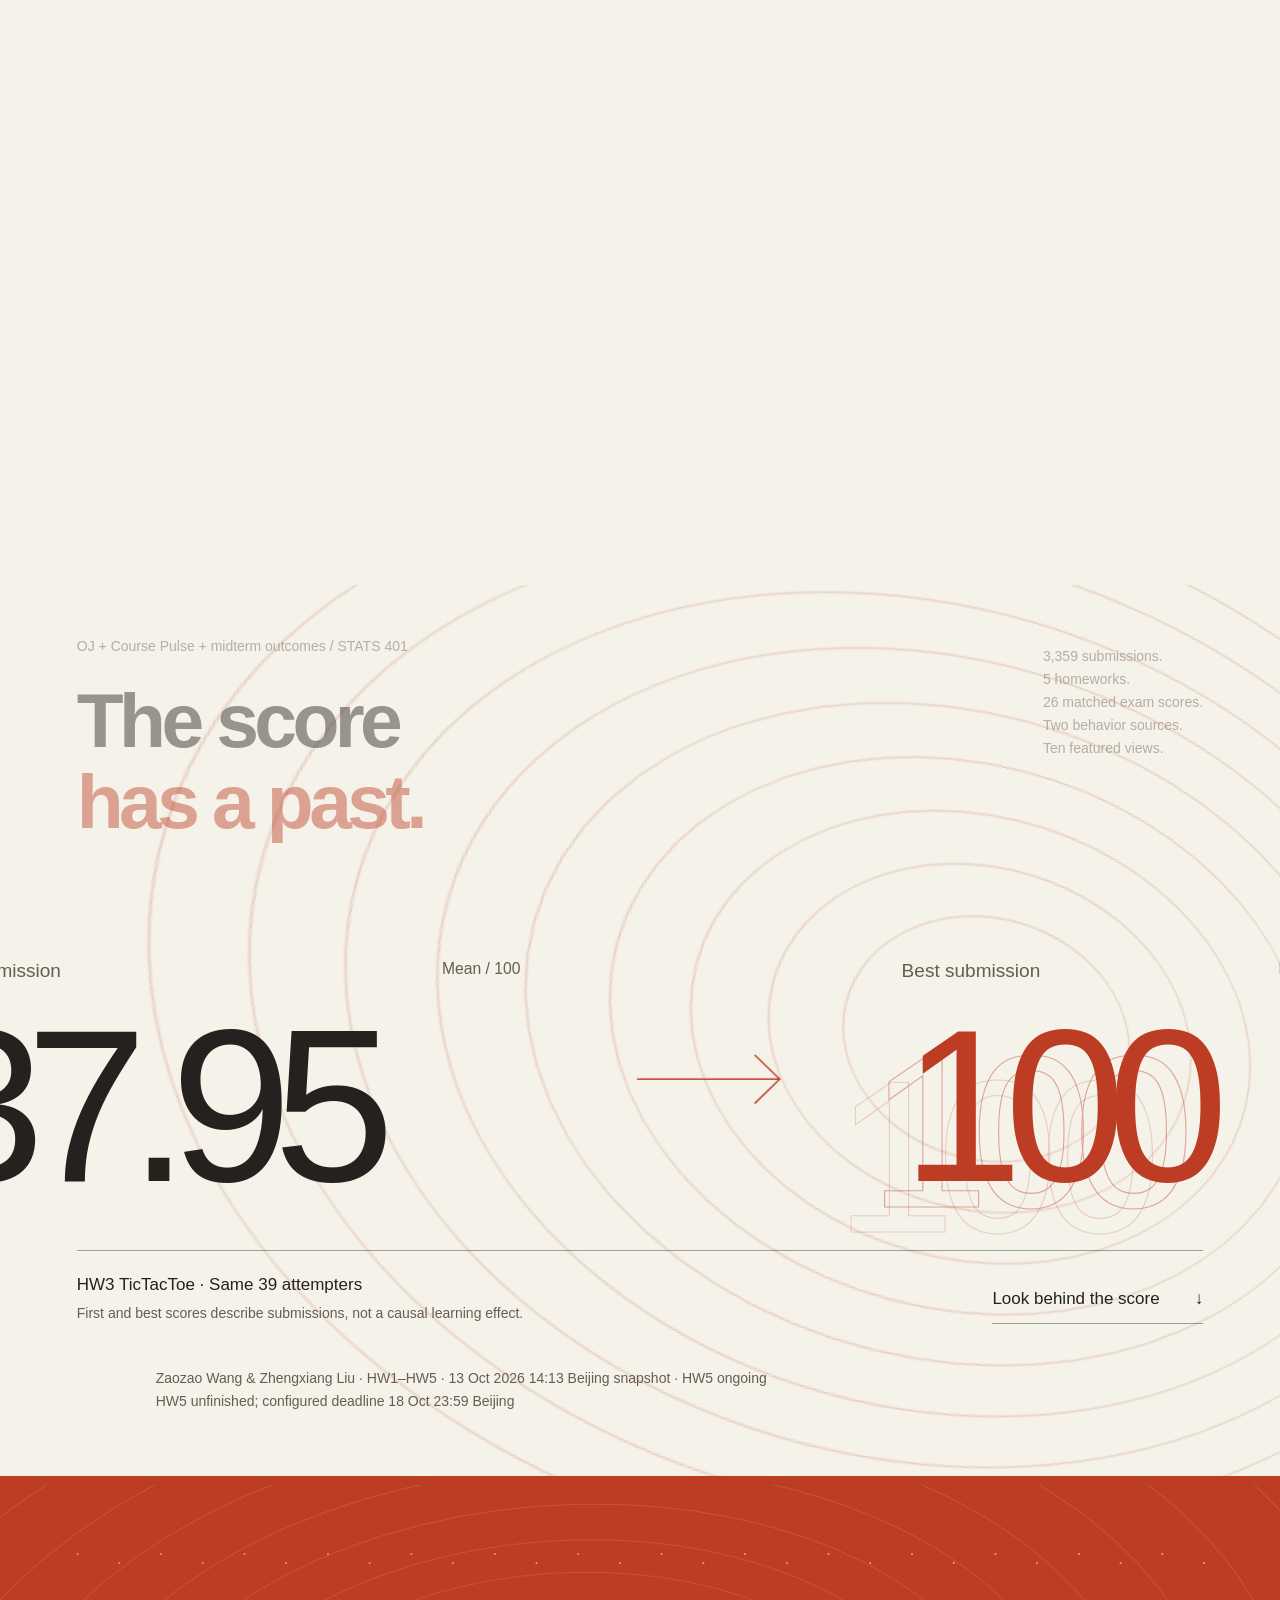
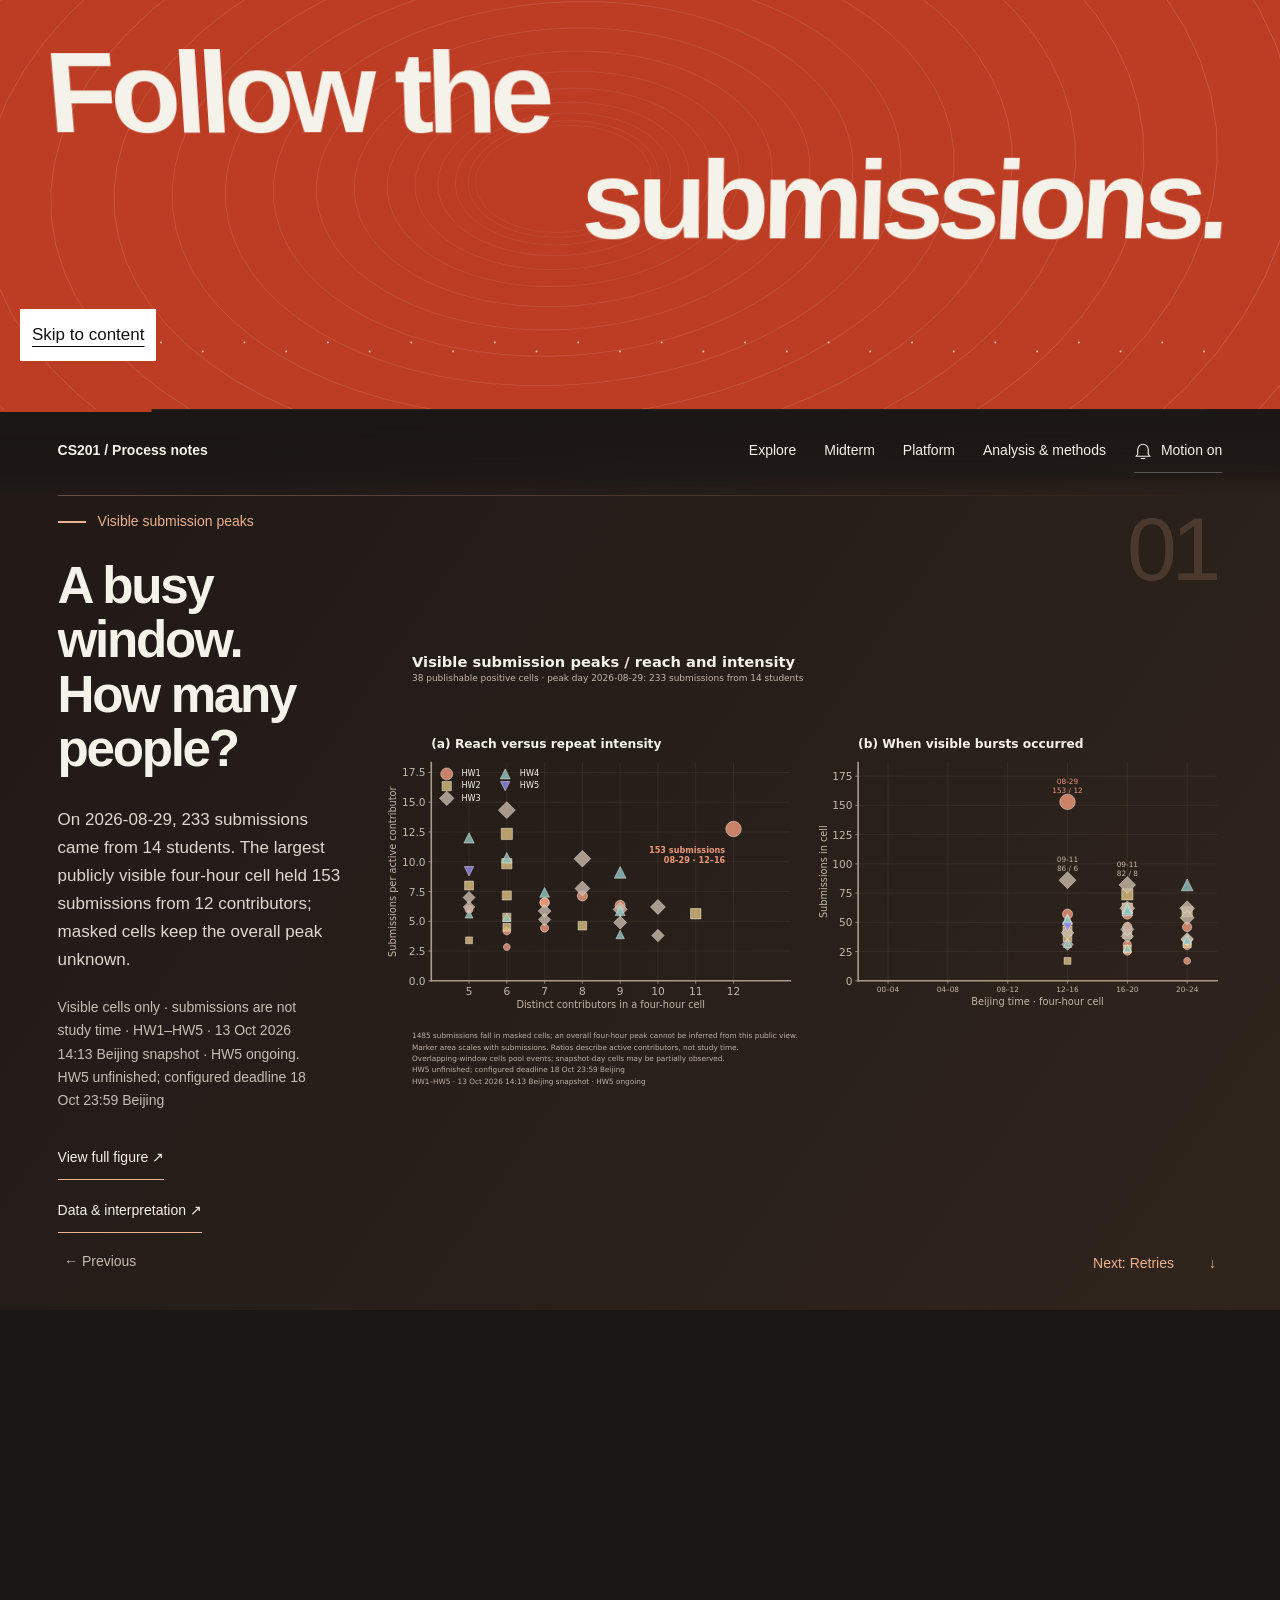
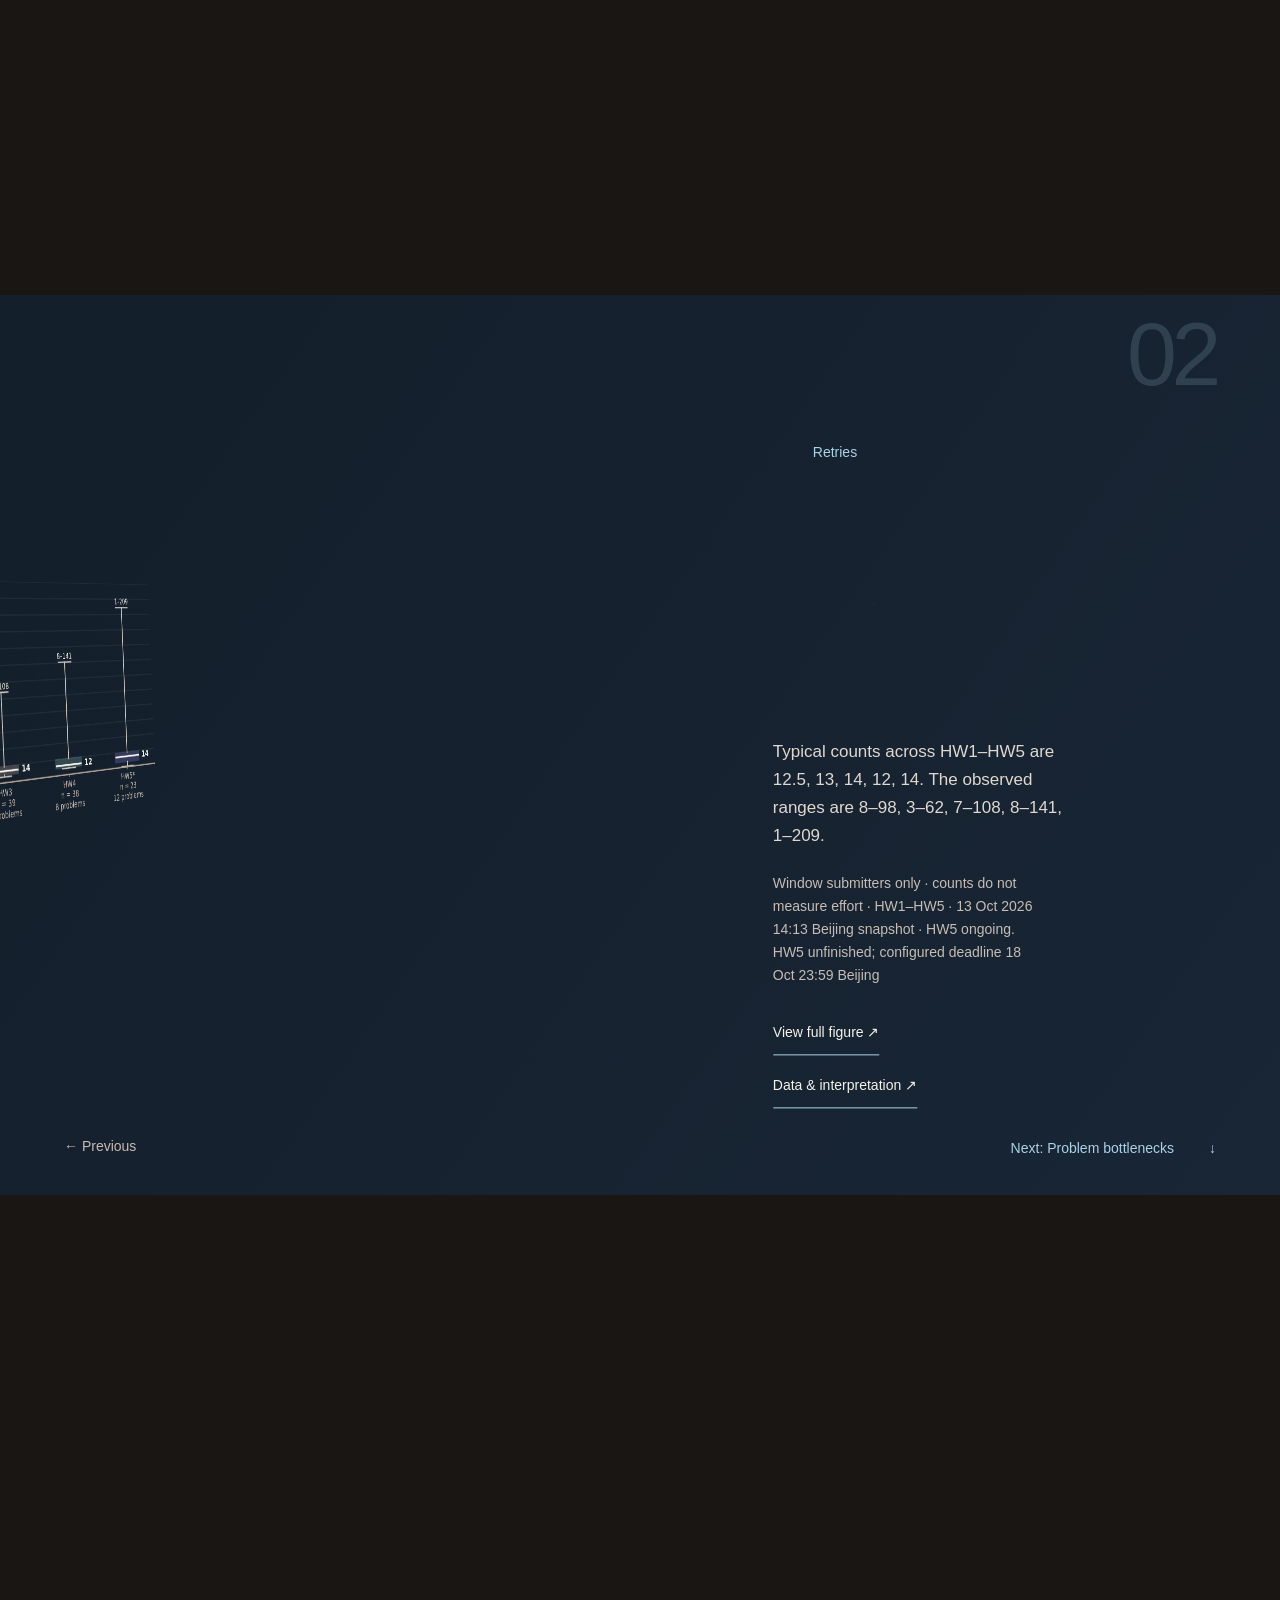
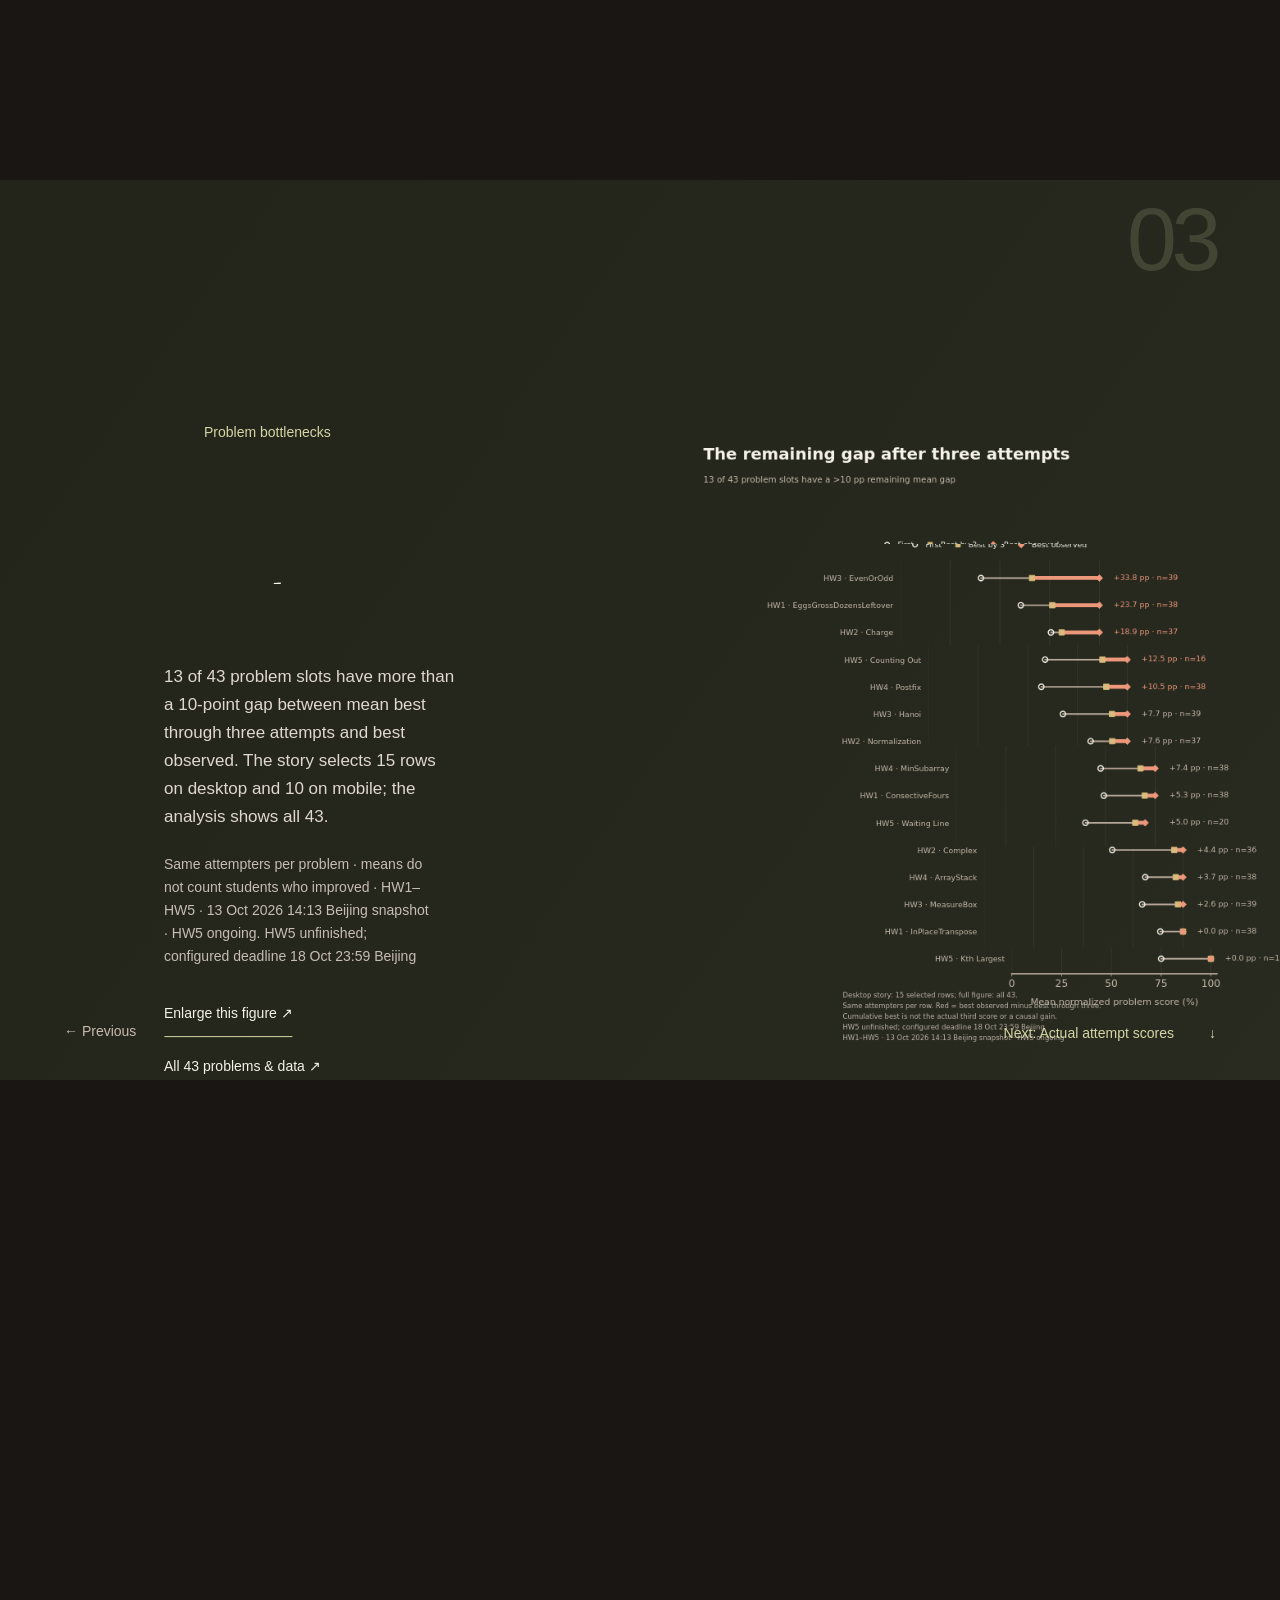
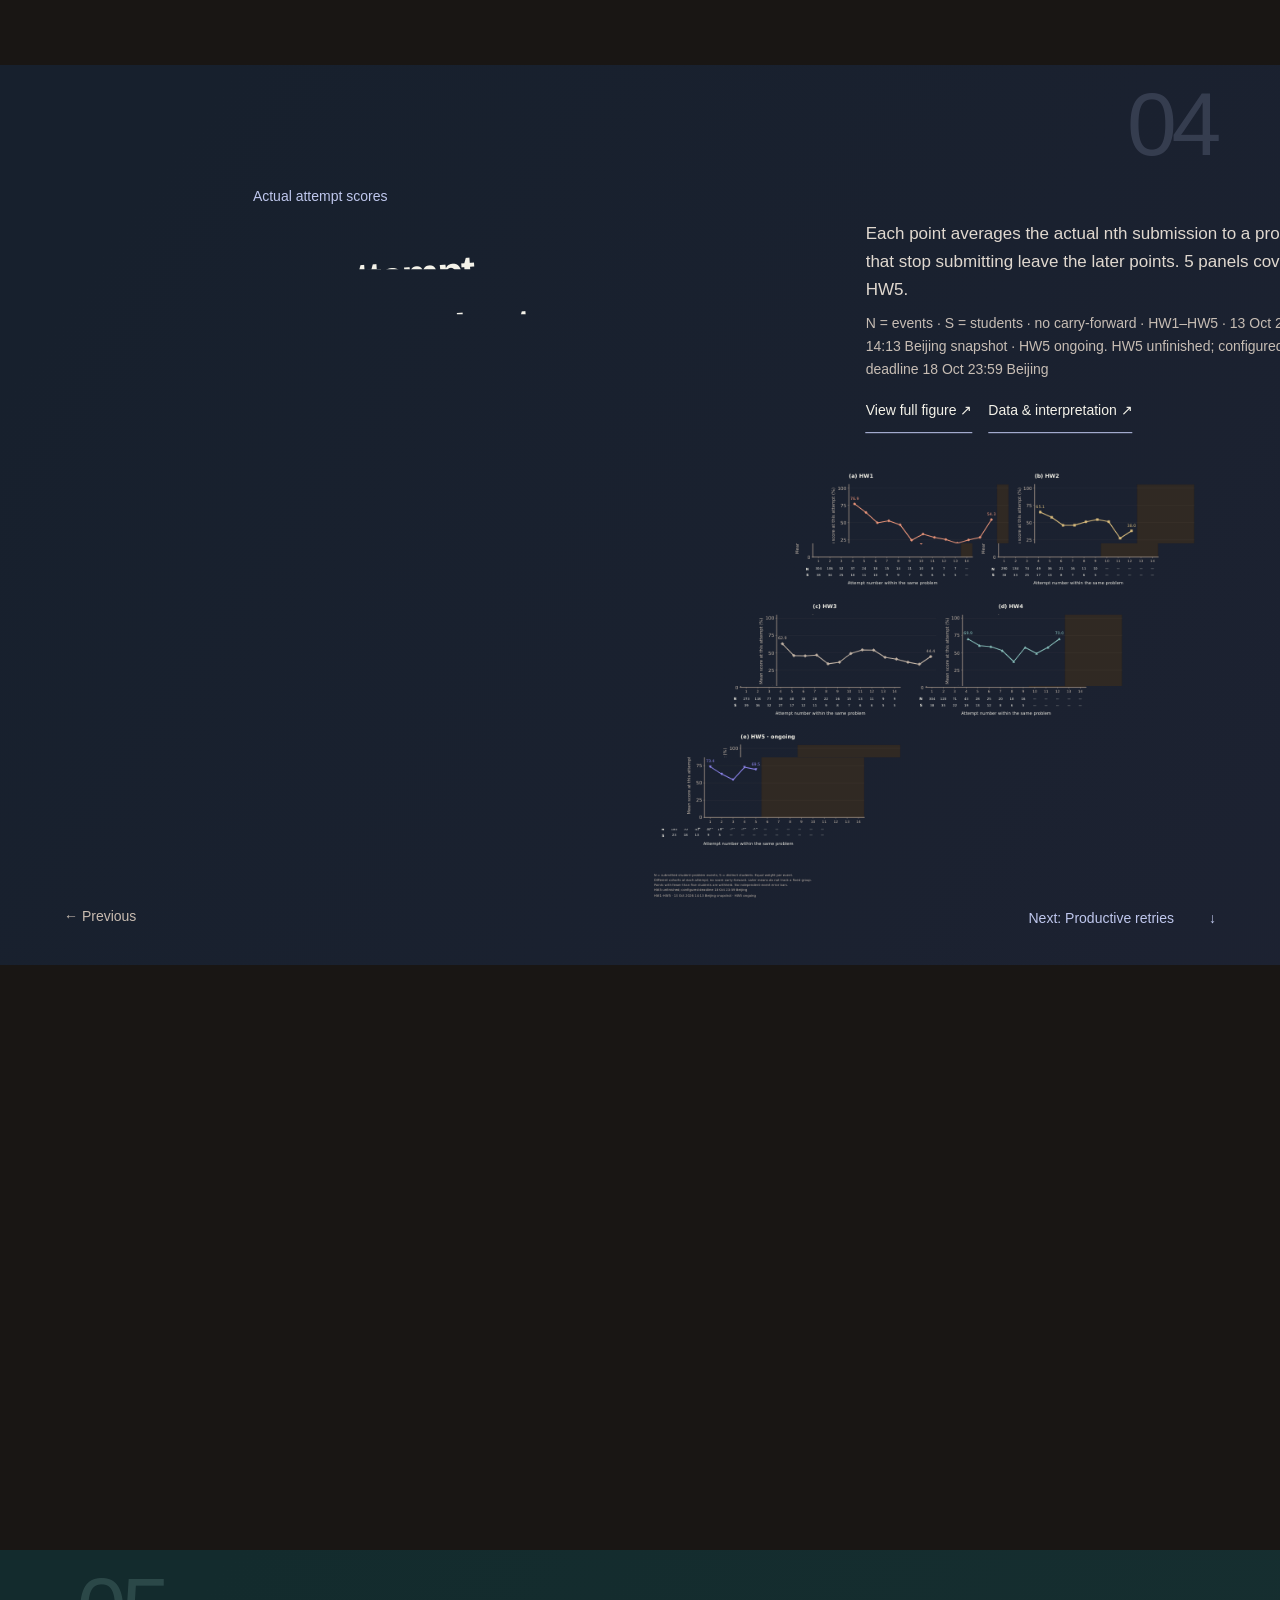
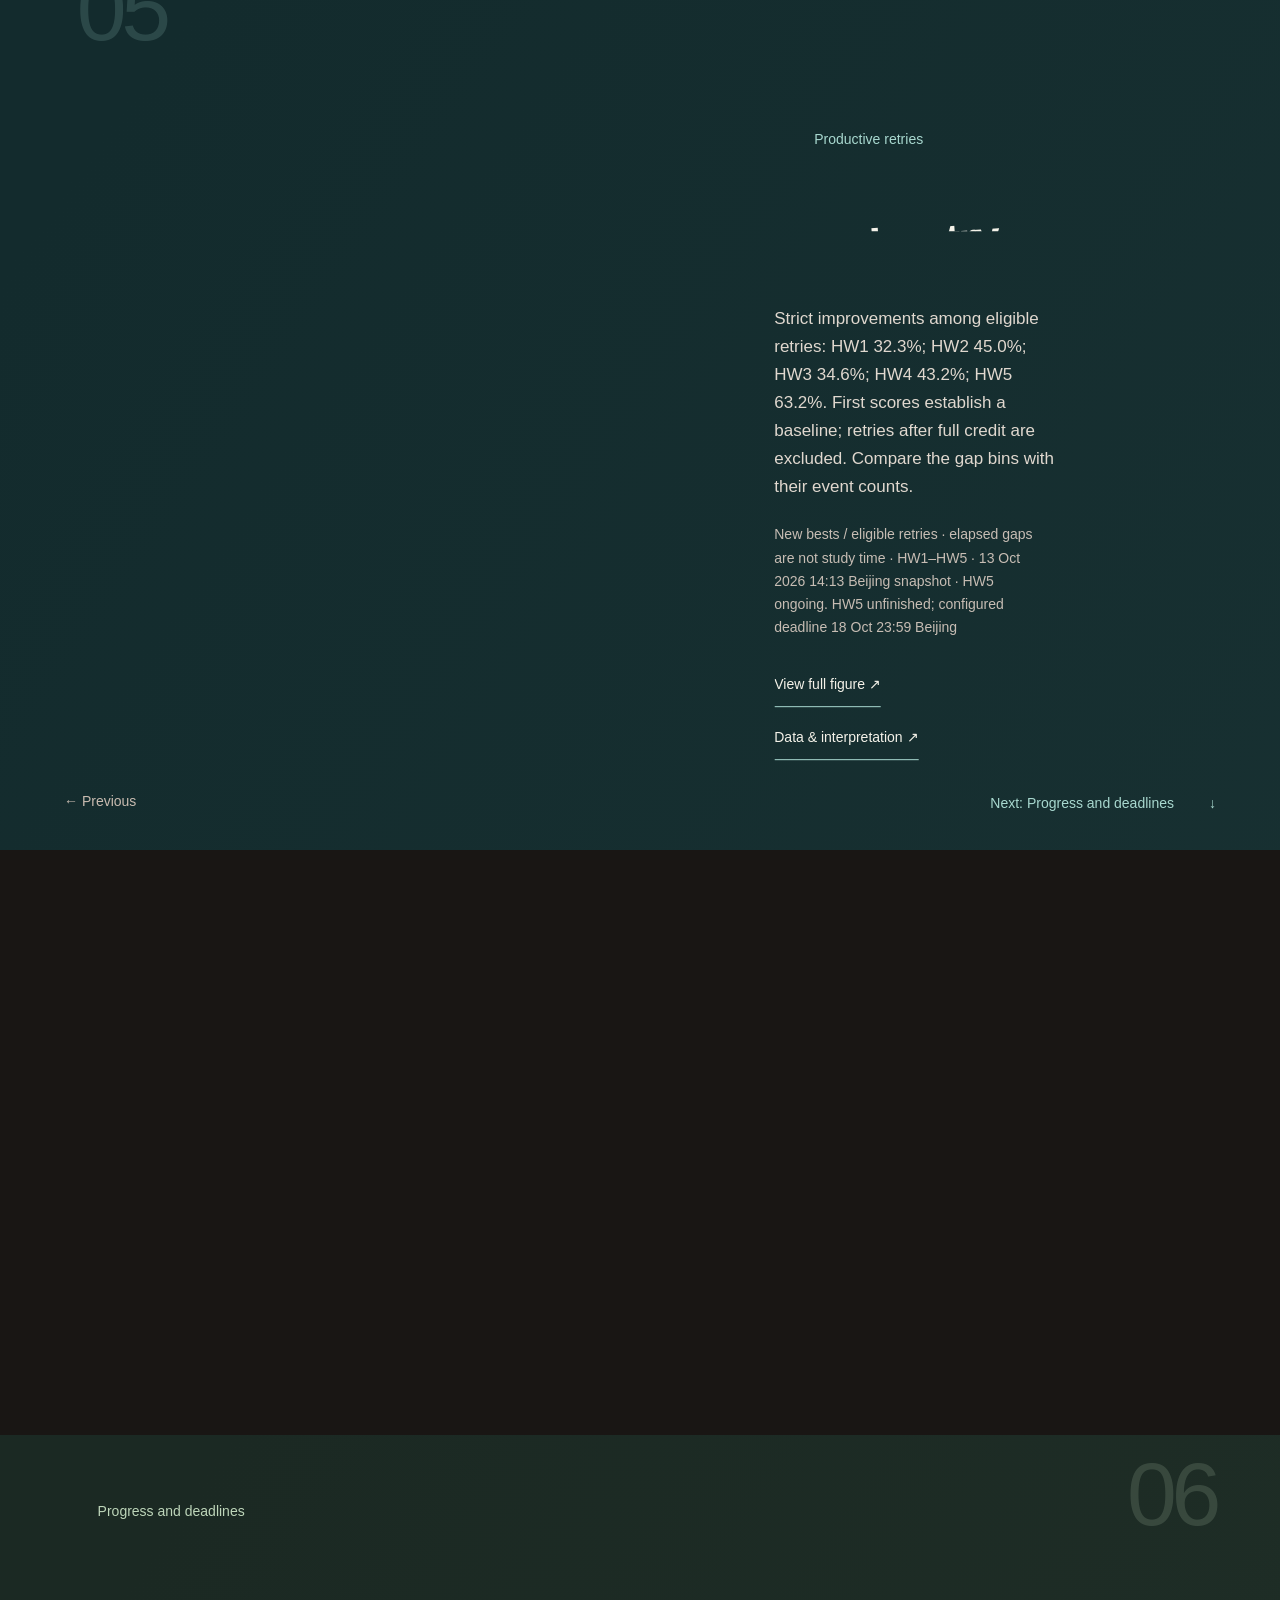
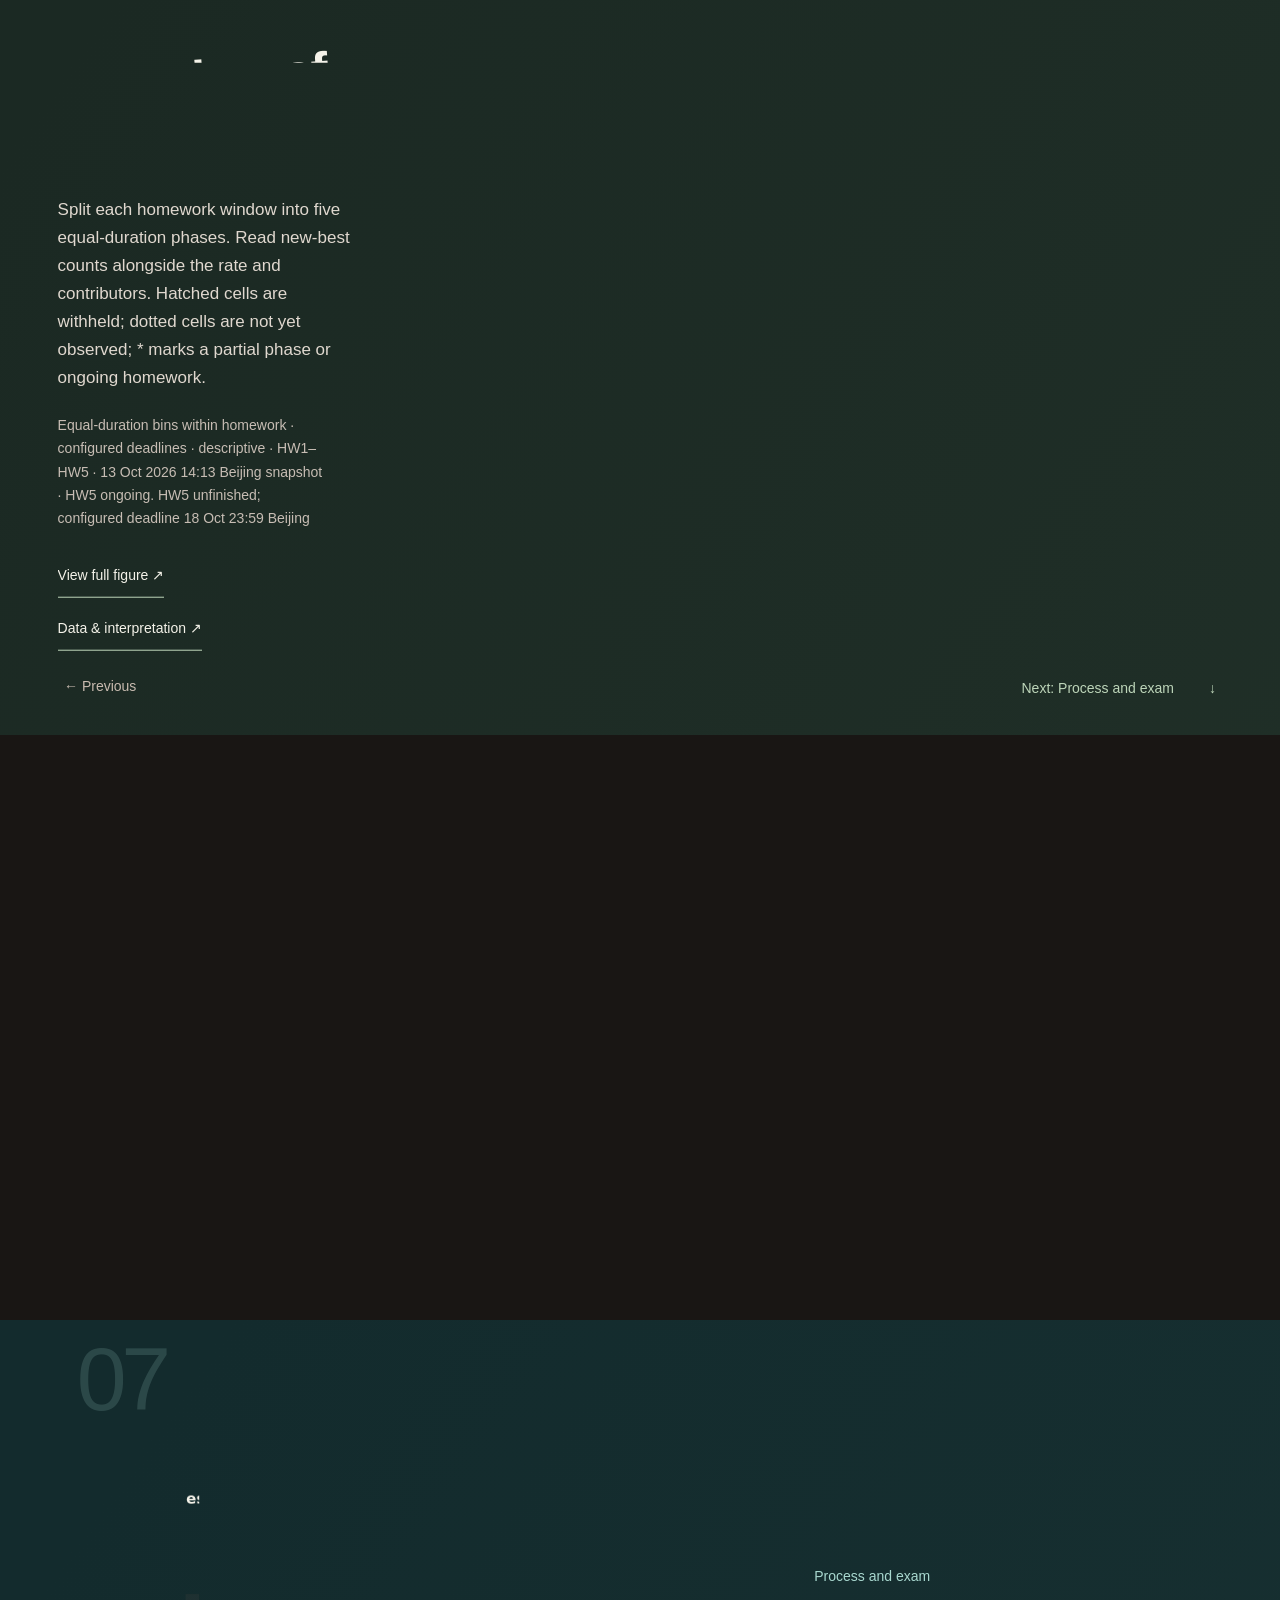
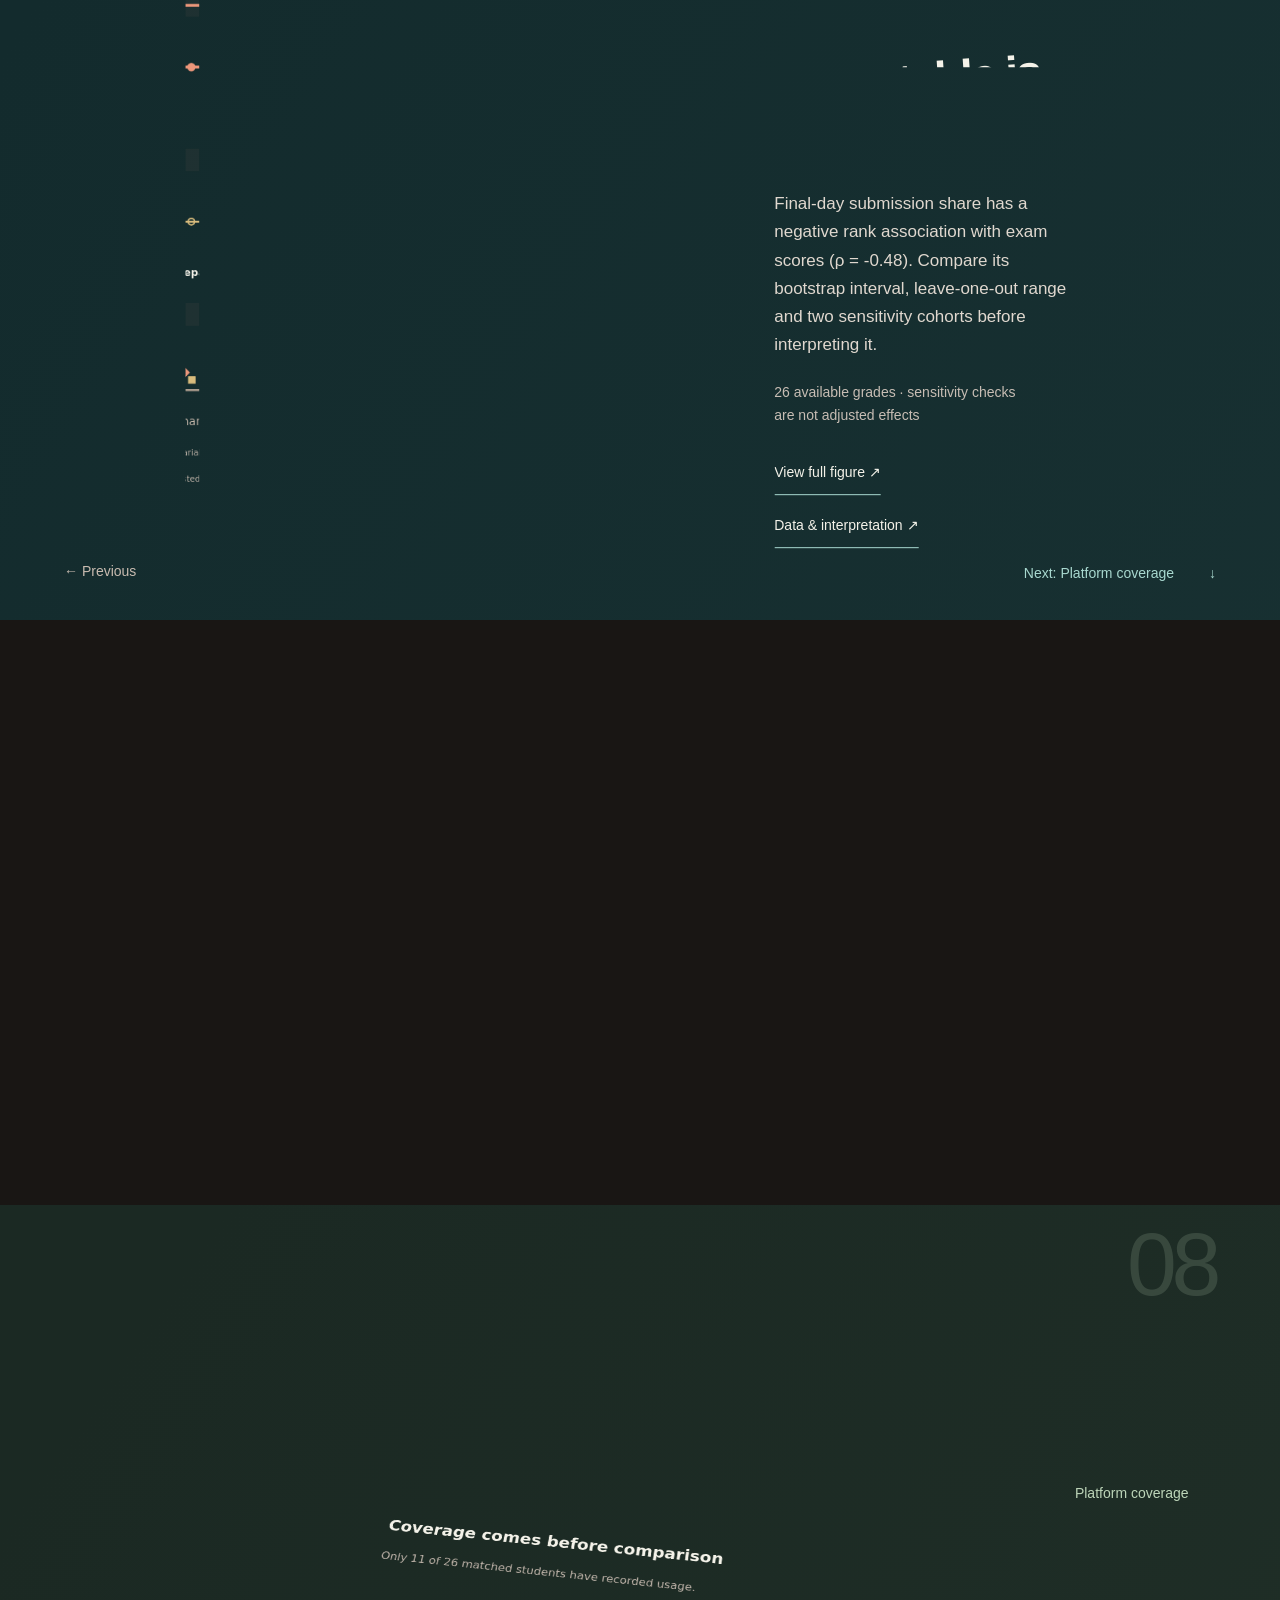
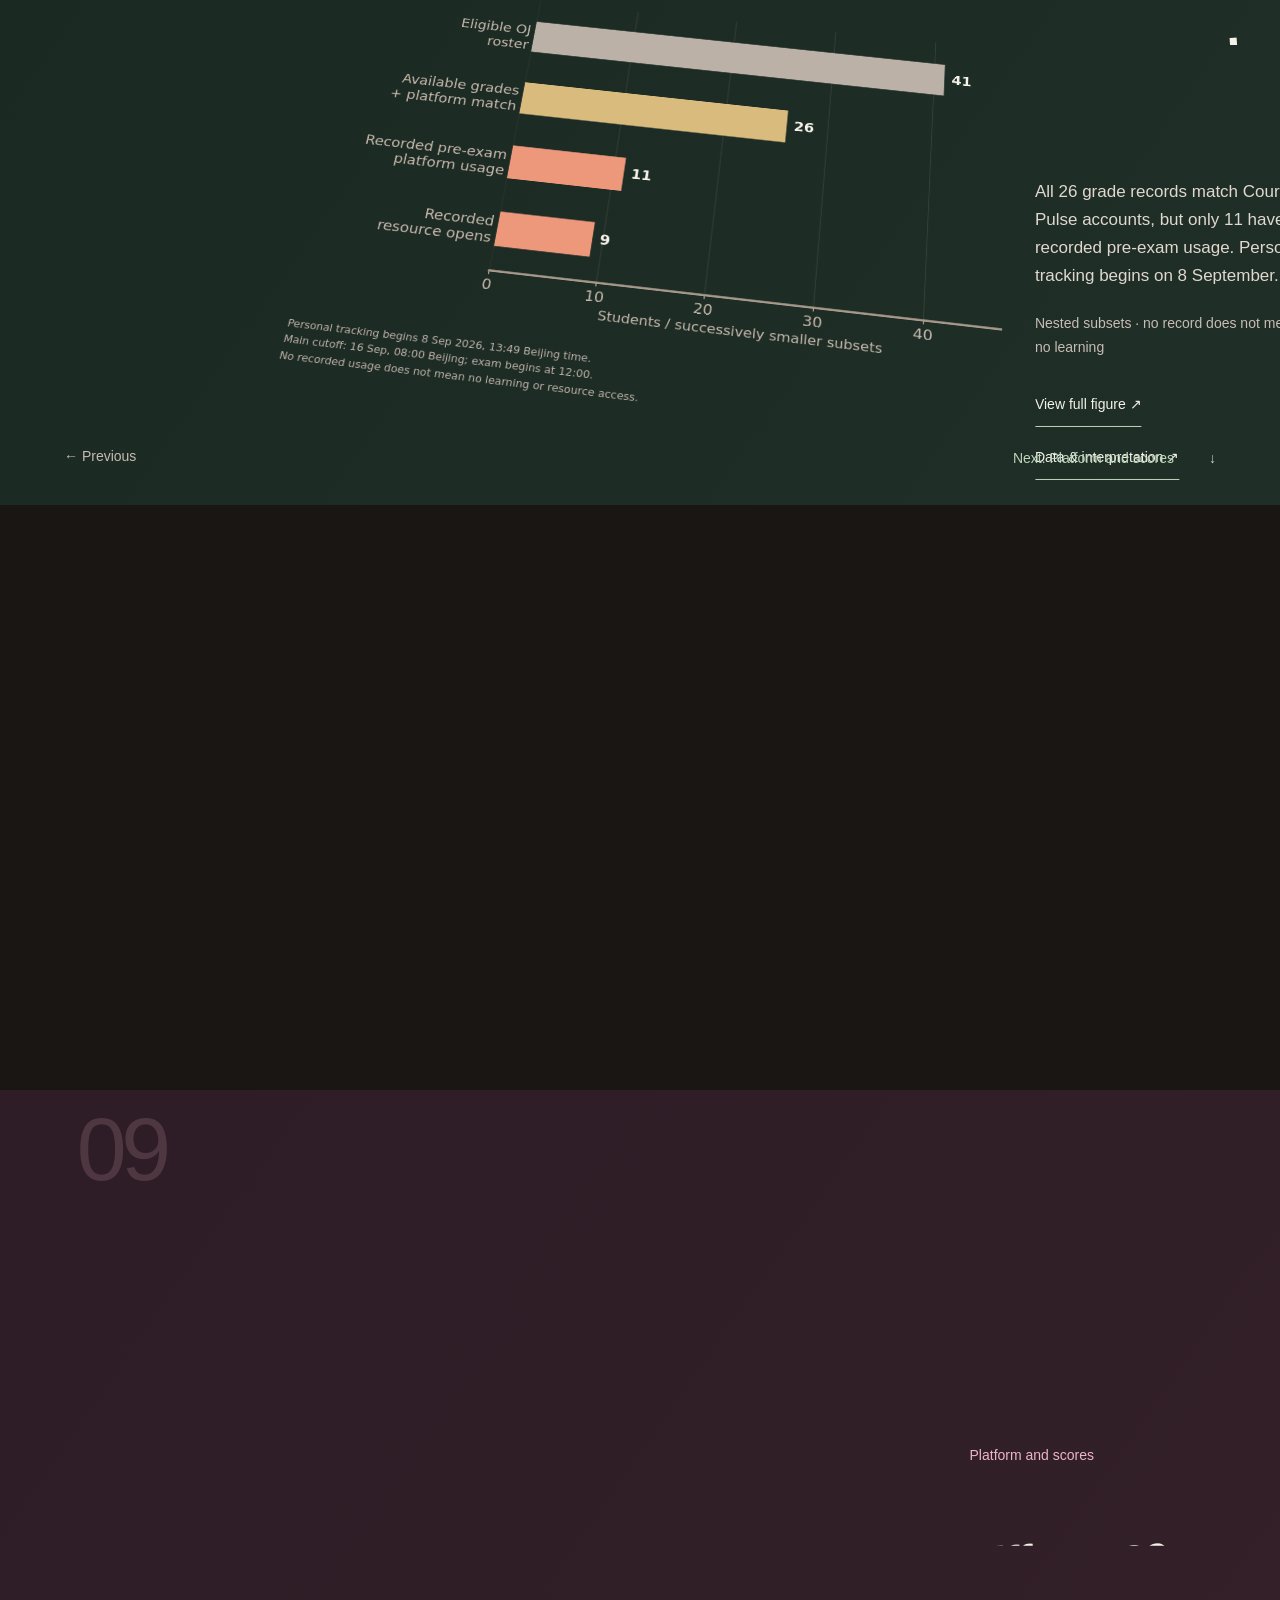
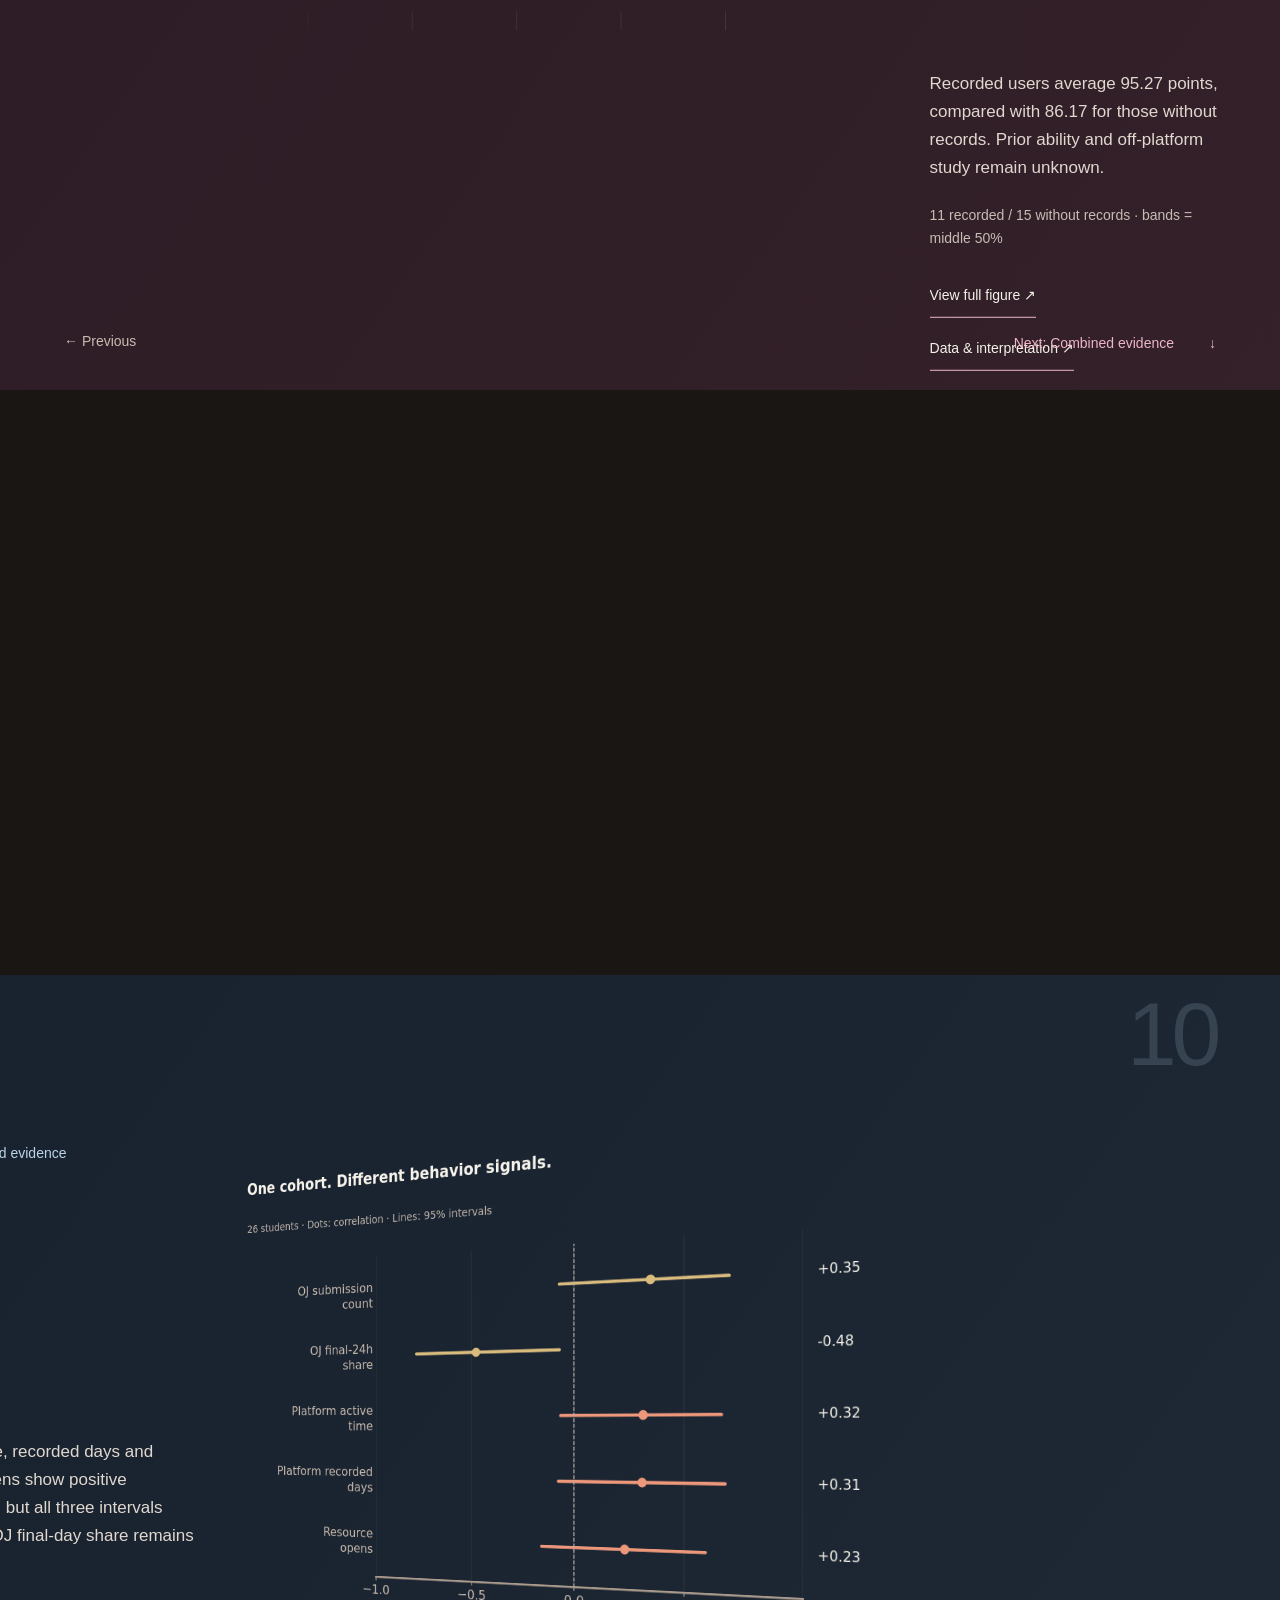
<file: legacy.html>
<!doctype html>
<html lang="en">
<head>
<meta charset="utf-8">
<meta name="viewport" content="width=device-width,initial-scale=1">
<title>CS201 Learning Process &amp; Midterm Outcomes</title>
<meta name="description" content="Ten featured views of CS201 homework behavior and exploratory midterm associations in a partial 26-student cohort.">
<link rel="stylesheet" href="styles.css">
<link rel="stylesheet" href="assets/cinema.css">
<link rel="icon" href="assets/favicon.svg" type="image/svg+xml">
</head>
<body data-scene="0" data-surface="paper">
<a class="skip" href="#main">Skip to content</a>
<div class="world" aria-hidden="true">
  <div class="material-scene">
    <svg class="satin" viewBox="0 0 1600 1000" preserveAspectRatio="xMidYMid slice">
      <defs>
        <linearGradient id="satin-wide" gradientUnits="userSpaceOnUse" x1="650" y1="0" x2="1700" y2="550">
          <stop offset="0" stop-color="#0a0d0f"/>
<stop offset=".35" stop-color="#101719"/>
          <stop offset=".48" class="material-shade"/>
<stop offset=".65" class="material-mid"/>
          <stop offset=".76" class="material-light"/>
<stop offset=".86" stop-color="#3d4748"/>
<stop offset="1" stop-color="#080b0d"/>
        </linearGradient>
        <linearGradient id="satin-fold" x1="0" y1="0" x2=".85" y2="1">
          <stop offset="0" stop-color="#030507"/>
<stop offset=".42" stop-color="#0b0e10"/>
          <stop offset=".63" class="material-shade"/>
<stop offset=".72" class="material-mid"/>
          <stop offset=".78" class="material-light"/>
<stop offset=".85" stop-color="#1b2527"/>
          <stop offset="1" stop-color="#06080b"/>
        </linearGradient>
        <linearGradient id="satin-edge" x1="0" y1="0" x2="1" y2="1">
          <stop offset="0" stop-color="#899995" stop-opacity="0"/>
<stop offset=".53" class="material-light" stop-opacity=".6"/>
<stop offset="1" stop-color="#899995" stop-opacity="0"/>
        </linearGradient>
      </defs>
      <path fill="url(#satin-wide)" d="M930 -220 C540 100 710 420 1200 660 C1470 790 1480 1070 1140 1280 L1990 1300 L1970 -220 Z"/>
      <path fill="url(#satin-fold)" d="M1320 -250 C670 130 1040 320 1360 540 C1720 790 1630 1040 1330 1260 L1770 1300 C2060 830 1650 550 1360 340 C1010 90 1090 -50 1550 -250 Z"/>
      <path fill="none" stroke="url(#satin-edge)" stroke-width="1.5" d="M1320 -250 C670 130 1040 320 1360 540 C1720 790 1630 1040 1330 1260"/>
      <path fill="url(#satin-fold)" opacity=".65" d="M-150 1140 C300 920 710 1190 1160 740 C1300 595 1390 480 1690 370 L1900 940 L1640 1300 L-150 1300 Z"/>
    </svg>
  </div>
  <div class="material-vignette">
</div>
</div>
<canvas id="cursor-light" aria-hidden="true">
</canvas>
<div class="reading-progress" aria-hidden="true">
</div>
<header class="topbar">
<a href="#main">CS201 / Process notes</a>
<nav aria-label="Main navigation">
<a href="#scene-timing">Explore</a>
<a href="#scene-midterm-associations">Midterm</a>
<a href="#scene-platform-coverage">Platform</a>
<a href="analysis.html">Analysis &amp; methods</a>
<button id="motion-toggle" aria-pressed="true">
<svg class="bell" viewBox="0 0 24 24" aria-hidden="true">
<path d="M5 16V10a7 7 0 0 1 14 0v6l2 3H3zM9 22h6"/>
</svg>
<span>Motion on</span>
</button>
</nav>
</header>
<main id="main">
<section class="hero-track" aria-labelledby="hero-title">
<div class="hero-stage">
<svg class="score-portal" viewBox="0 0 800 600" aria-hidden="true">
<ellipse cx="400" cy="300" rx="80" ry="65"/>
<ellipse cx="400" cy="300" rx="118" ry="92"/>
<ellipse cx="400" cy="300" rx="156" ry="119"/>
<ellipse cx="400" cy="300" rx="194" ry="146"/>
<ellipse cx="400" cy="300" rx="232" ry="173"/>
<ellipse cx="400" cy="300" rx="270" ry="200"/>
<ellipse cx="400" cy="300" rx="308" ry="227"/>
<ellipse cx="400" cy="300" rx="346" ry="254"/>
<ellipse cx="400" cy="300" rx="384" ry="281"/>
</svg>
<div class="hero-heading">
<div>
<p class="eyebrow">OJ + Course Pulse + midterm outcomes / STATS 401</p>
<h1 id="hero-title">
<span class="title-line">The score</span>
<span class="title-line">has a past.</span>
</h1>
</div>
<p class="hero-context">3,359 submissions.<br>5 homeworks.<br>26 matched exam scores.<br>Two behavior sources.<br>Ten featured views.</p>
</div>
<div class="score-composition" aria-label="HW3 TicTacToe: mean first score 37.95, mean best score 100, same 39 attempters">
<div class="score-start">
<p>First submission <span>Mean / 100</span>
</p>
<strong>37.95</strong>
</div>
<svg class="score-arrow" viewBox="0 0 200 80" aria-hidden="true">
<path d="M2 40H190M157 8L190 40L157 72"/>
</svg>
<div class="score-end">
<p>Best submission <span>Mean / 100</span>
</p>
<div class="score-sculpture">
<span class="score-echo" aria-hidden="true">100</span>
<span class="score-echo" aria-hidden="true">100</span>
<strong>100</strong>
</div>
</div>
</div>
<div class="hero-bottom">
<p>HW3 TicTacToe · Same 39 attempters<br>
<span>First and best scores describe submissions, not a causal learning effect.</span>
</p>
<a class="enter" href="#scene-timing">Look behind the score <span>↓</span>
</a>
</div>
<p class="byline">Zaozao Wang &amp; Zhengxiang Liu · HW1–HW5 · 13 Oct 2026 14:13 Beijing snapshot · HW5 ongoing<br>HW5 unfinished; configured deadline 18 Oct 23:59 Beijing</p>
<div class="hero-rule" aria-hidden="true">
</div>
</div>
</section>
<div id="journey">
<div class="journey-opening" aria-hidden="true">
<canvas id="journey-field">
</canvas>
<div class="journey-type">
<span>Follow the</span>
<span>submissions.</span>
</div>
<div class="journey-rule">
</div>
</div>
<section class="story-chapter" id="scene-timing" data-scene="0" data-layout="atlas" data-direction="down" data-palette="copper" data-cinema="perspective" aria-labelledby="title-timing">
  <div class="chapter-stage">
    <div class="scene-wash" aria-hidden="true">
</div>
    <div class="scene-orbit" aria-hidden="true">
<i>
</i>
<i>
</i>
<i>
</i>
</div>
    <div class="scene-thread" aria-hidden="true">
</div>
    <span class="scene-index" aria-hidden="true">01</span>
    <div class="chapter-layout">
    <div class="chapter-copy">
      <p class="eyebrow">Visible submission peaks</p>
      <h2 id="title-timing">
<span class="title-mask">
<span style="--line:0">A busy window.</span>
</span>
<br>
<span class="title-mask">
<span style="--line:1">How many people?</span>
</span>
</h2>
      <p>On 2026-08-29, 233 submissions came from 14 students. The largest publicly visible four-hour cell held 153 submissions from 12 contributors; masked cells keep the overall peak unknown.</p>
      <p class="reading-note">Visible cells only · submissions are not study time · HW1–HW5 · 13 Oct 2026 14:13 Beijing snapshot · HW5 ongoing. HW5 unfinished; configured deadline 18 Oct 23:59 Beijing</p>
      <div class="chapter-actions">
        <button class="focus-link" data-figure="01-calendar" data-title="Visible submission peaks" data-note="Visible cells only · submissions are not study time · HW1–HW5 · 13 Oct 2026 14:13 Beijing snapshot · HW5 ongoing. HW5 unfinished; configured deadline 18 Oct 23:59 Beijing">
<span class="hold-fill" aria-hidden="true">
</span>View full figure ↗</button>
        <a href="analysis.html#timing">Data &amp; interpretation ↗</a>
      </div>
    </div>
    <figure class="chapter-figure" data-entrance="scan">
      <div class="figure-depth" aria-hidden="true">
<i style="--plane:1">
</i>
<i style="--plane:2">
</i>
<i style="--plane:3">
</i>
</div>
      <picture>
<source media="(max-width:700px)" srcset="assets/story/01-calendar-mobile.svg">
<img src="assets/story/01-calendar.svg" alt="Visible submission peaks. On 2026-08-29, 233 submissions came from 14 students. The largest publicly visible four-hour cell held 153 submissions from 12 contributors; masked cells keep the overall peak unknown. Visible cells only · submissions are not study time · HW1–HW5 · 13 Oct 2026 14:13 Beijing snapshot · HW5 ongoing. HW5 unfinished; configured deadline 18 Oct 23:59 Beijing" decoding="async">
</picture>

    </figure>
    </div>
    <a class="previous-chapter" href="#main" aria-label="Previous chapter">← Previous</a>
    <a class="next-chapter" href="#scene-retries">Next: Retries <span>↓</span>
</a>
  </div>
</section>
<section class="story-chapter" id="scene-retries" data-scene="1" data-layout="reverse" data-direction="left" data-palette="ocean" data-cinema="hinge" aria-labelledby="title-retries">
  <div class="chapter-stage">
    <div class="scene-wash" aria-hidden="true">
</div>
    <div class="scene-orbit" aria-hidden="true">
<i>
</i>
<i>
</i>
<i>
</i>
</div>
    <div class="scene-thread" aria-hidden="true">
</div>
    <span class="scene-index" aria-hidden="true">02</span>
    <div class="chapter-layout">
    <div class="chapter-copy">
      <p class="eyebrow">Retries</p>
      <h2 id="title-retries">
<span class="title-mask">
<span style="--line:0">Similar medians.</span>
</span>
<br>
<span class="title-mask">
<span style="--line:1">Different paths.</span>
</span>
</h2>
      <p>Typical counts across HW1–HW5 are 12.5, 13, 14, 12, 14. The observed ranges are 8–98, 3–62, 7–108, 8–141, 1–209.</p>
      <p class="reading-note">Window submitters only · counts do not measure effort · HW1–HW5 · 13 Oct 2026 14:13 Beijing snapshot · HW5 ongoing. HW5 unfinished; configured deadline 18 Oct 23:59 Beijing</p>
      <div class="chapter-actions">
        <button class="focus-link" data-figure="02-attempts" data-title="Retries" data-note="Window submitters only · counts do not measure effort · HW1–HW5 · 13 Oct 2026 14:13 Beijing snapshot · HW5 ongoing. HW5 unfinished; configured deadline 18 Oct 23:59 Beijing">
<span class="hold-fill" aria-hidden="true">
</span>View full figure ↗</button>
        <a href="analysis.html#retries">Data &amp; interpretation ↗</a>
      </div>
    </div>
    <figure class="chapter-figure" data-entrance="push">
      <div class="figure-depth" aria-hidden="true">
<i style="--plane:1">
</i>
<i style="--plane:2">
</i>
<i style="--plane:3">
</i>
</div>
      <picture>
<source media="(max-width:700px)" srcset="assets/story/02-attempts-mobile.svg">
<img src="assets/story/02-attempts.svg" alt="Retries. Typical counts across HW1–HW5 are 12.5, 13, 14, 12, 14. The observed ranges are 8–98, 3–62, 7–108, 8–141, 1–209. Window submitters only · counts do not measure effort · HW1–HW5 · 13 Oct 2026 14:13 Beijing snapshot · HW5 ongoing. HW5 unfinished; configured deadline 18 Oct 23:59 Beijing" decoding="async">
</picture>

    </figure>
    </div>
    <a class="previous-chapter" href="#scene-timing" aria-label="Previous chapter">← Previous</a>
    <a class="next-chapter" href="#scene-scores">Next: Problem bottlenecks <span>↓</span>
</a>
  </div>
</section>
<section class="story-chapter" id="scene-scores" data-scene="2" data-layout="offset" data-direction="diagonal" data-palette="olive" data-cinema="slices" aria-labelledby="title-scores">
  <div class="chapter-stage">
    <div class="scene-wash" aria-hidden="true">
</div>
    <div class="scene-orbit" aria-hidden="true">
<i>
</i>
<i>
</i>
<i>
</i>
</div>
    <div class="scene-thread" aria-hidden="true">
</div>
    <span class="scene-index" aria-hidden="true">03</span>
    <div class="chapter-layout">
    <div class="chapter-copy">
      <p class="eyebrow">Problem bottlenecks</p>
      <h2 id="title-scores">
<span class="title-mask">
<span style="--line:0">Which problems</span>
</span>
<br>
<span class="title-mask">
<span style="--line:1">keep a gap?</span>
</span>
</h2>
      <p>13 of 43 problem slots have more than a 10-point gap between mean best through three attempts and best observed. The story selects 15 rows on desktop and 10 on mobile; the analysis shows all 43.</p>
      <p class="reading-note">Same attempters per problem · means do not count students who improved · HW1–HW5 · 13 Oct 2026 14:13 Beijing snapshot · HW5 ongoing. HW5 unfinished; configured deadline 18 Oct 23:59 Beijing</p>
      <div class="chapter-actions">
        <button class="focus-link" data-figure="03-score-progression" data-title="Problem bottlenecks" data-note="Same attempters per problem · means do not count students who improved · HW1–HW5 · 13 Oct 2026 14:13 Beijing snapshot · HW5 ongoing. HW5 unfinished; configured deadline 18 Oct 23:59 Beijing">
<span class="hold-fill" aria-hidden="true">
</span>Enlarge this figure ↗</button>
        <a href="analysis.html#scores">All 43 problems &amp; data ↗</a>
      </div>
    </div>
    <figure class="chapter-figure" data-entrance="diagonal">
      <div class="figure-depth" aria-hidden="true">
<i style="--plane:1">
</i>
<i style="--plane:2">
</i>
<i style="--plane:3">
</i>
</div>
      <picture>
<source media="(max-width:700px)" srcset="assets/story/03-score-progression-mobile.svg">
<img src="assets/story/03-score-progression.svg" alt="Problem bottlenecks. 13 of 43 problem slots have more than a 10-point gap between mean best through three attempts and best observed. The story selects 15 rows on desktop and 10 on mobile; the analysis shows all 43. Same attempters per problem · means do not count students who improved · HW1–HW5 · 13 Oct 2026 14:13 Beijing snapshot · HW5 ongoing. HW5 unfinished; configured deadline 18 Oct 23:59 Beijing" decoding="async">
</picture>
<div class="cinema-strip" style="--strip:0;--cut-top:0.0000%;--cut-bottom:83.3333%" aria-hidden="true">
<picture>
<source media="(max-width:700px)" srcset="assets/story/03-score-progression-mobile.svg">
<img src="assets/story/03-score-progression.svg" alt="" loading="lazy" decoding="async">
</picture>
</div>
<div class="cinema-strip" style="--strip:1;--cut-top:16.6667%;--cut-bottom:66.6667%" aria-hidden="true">
<picture>
<source media="(max-width:700px)" srcset="assets/story/03-score-progression-mobile.svg">
<img src="assets/story/03-score-progression.svg" alt="" loading="lazy" decoding="async">
</picture>
</div>
<div class="cinema-strip" style="--strip:2;--cut-top:33.3333%;--cut-bottom:50.0000%" aria-hidden="true">
<picture>
<source media="(max-width:700px)" srcset="assets/story/03-score-progression-mobile.svg">
<img src="assets/story/03-score-progression.svg" alt="" loading="lazy" decoding="async">
</picture>
</div>
<div class="cinema-strip" style="--strip:3;--cut-top:50.0000%;--cut-bottom:33.3333%" aria-hidden="true">
<picture>
<source media="(max-width:700px)" srcset="assets/story/03-score-progression-mobile.svg">
<img src="assets/story/03-score-progression.svg" alt="" loading="lazy" decoding="async">
</picture>
</div>
<div class="cinema-strip" style="--strip:4;--cut-top:66.6667%;--cut-bottom:16.6667%" aria-hidden="true">
<picture>
<source media="(max-width:700px)" srcset="assets/story/03-score-progression-mobile.svg">
<img src="assets/story/03-score-progression.svg" alt="" loading="lazy" decoding="async">
</picture>
</div>
<div class="cinema-strip" style="--strip:5;--cut-top:83.3333%;--cut-bottom:0.0000%" aria-hidden="true">
<picture>
<source media="(max-width:700px)" srcset="assets/story/03-score-progression-mobile.svg">
<img src="assets/story/03-score-progression.svg" alt="" loading="lazy" decoding="async">
</picture>
</div>
    </figure>
    </div>
    <a class="previous-chapter" href="#scene-retries" aria-label="Previous chapter">← Previous</a>
    <a class="next-chapter" href="#scene-attempt-scores">Next: Actual attempt scores <span>↓</span>
</a>
  </div>
</section>
<section class="story-chapter" id="scene-attempt-scores" data-scene="3" data-layout="panorama" data-direction="right" data-palette="ink" data-cinema="slices" aria-labelledby="title-attempt-scores">
  <div class="chapter-stage">
    <div class="scene-wash" aria-hidden="true">
</div>
    <div class="scene-orbit" aria-hidden="true">
<i>
</i>
<i>
</i>
<i>
</i>
</div>
    <div class="scene-thread" aria-hidden="true">
</div>
    <span class="scene-index" aria-hidden="true">04</span>
    <div class="chapter-layout">
    <div class="chapter-copy">
      <p class="eyebrow">Actual attempt scores</p>
      <h2 id="title-attempt-scores">
<span class="title-mask">
<span style="--line:0">A new attempt.</span>
</span>
<br>
<span class="title-mask">
<span style="--line:1">A different cohort.</span>
</span>
</h2>
      <p>Each point averages the actual nth submission to a problem. Pairs that stop submitting leave the later points. 5 panels cover HW1–HW5.</p>
      <p class="reading-note">N = events · S = students · no carry-forward · HW1–HW5 · 13 Oct 2026 14:13 Beijing snapshot · HW5 ongoing. HW5 unfinished; configured deadline 18 Oct 23:59 Beijing</p>
      <div class="chapter-actions">
        <button class="focus-link" data-figure="04-attempt-scores" data-title="Actual attempt scores" data-note="N = events · S = students · no carry-forward · HW1–HW5 · 13 Oct 2026 14:13 Beijing snapshot · HW5 ongoing. HW5 unfinished; configured deadline 18 Oct 23:59 Beijing">
<span class="hold-fill" aria-hidden="true">
</span>View full figure ↗</button>
        <a href="analysis.html#attempt-scores">Data &amp; interpretation ↗</a>
      </div>
    </div>
    <figure class="chapter-figure" data-entrance="push">
      <div class="figure-depth" aria-hidden="true">
<i style="--plane:1">
</i>
<i style="--plane:2">
</i>
<i style="--plane:3">
</i>
</div>
      <picture>
<source media="(max-width:700px)" srcset="assets/story/04-attempt-scores-mobile.svg">
<img src="assets/story/04-attempt-scores.svg" alt="Actual attempt scores. Each point averages the actual nth submission to a problem. Pairs that stop submitting leave the later points. 5 panels cover HW1–HW5. N = events · S = students · no carry-forward · HW1–HW5 · 13 Oct 2026 14:13 Beijing snapshot · HW5 ongoing. HW5 unfinished; configured deadline 18 Oct 23:59 Beijing" decoding="async">
</picture>
<div class="cinema-strip" style="--strip:0;--cut-top:0.0000%;--cut-bottom:83.3333%" aria-hidden="true">
<picture>
<source media="(max-width:700px)" srcset="assets/story/04-attempt-scores-mobile.svg">
<img src="assets/story/04-attempt-scores.svg" alt="" loading="lazy" decoding="async">
</picture>
</div>
<div class="cinema-strip" style="--strip:1;--cut-top:16.6667%;--cut-bottom:66.6667%" aria-hidden="true">
<picture>
<source media="(max-width:700px)" srcset="assets/story/04-attempt-scores-mobile.svg">
<img src="assets/story/04-attempt-scores.svg" alt="" loading="lazy" decoding="async">
</picture>
</div>
<div class="cinema-strip" style="--strip:2;--cut-top:33.3333%;--cut-bottom:50.0000%" aria-hidden="true">
<picture>
<source media="(max-width:700px)" srcset="assets/story/04-attempt-scores-mobile.svg">
<img src="assets/story/04-attempt-scores.svg" alt="" loading="lazy" decoding="async">
</picture>
</div>
<div class="cinema-strip" style="--strip:3;--cut-top:50.0000%;--cut-bottom:33.3333%" aria-hidden="true">
<picture>
<source media="(max-width:700px)" srcset="assets/story/04-attempt-scores-mobile.svg">
<img src="assets/story/04-attempt-scores.svg" alt="" loading="lazy" decoding="async">
</picture>
</div>
<div class="cinema-strip" style="--strip:4;--cut-top:66.6667%;--cut-bottom:16.6667%" aria-hidden="true">
<picture>
<source media="(max-width:700px)" srcset="assets/story/04-attempt-scores-mobile.svg">
<img src="assets/story/04-attempt-scores.svg" alt="" loading="lazy" decoding="async">
</picture>
</div>
<div class="cinema-strip" style="--strip:5;--cut-top:83.3333%;--cut-bottom:0.0000%" aria-hidden="true">
<picture>
<source media="(max-width:700px)" srcset="assets/story/04-attempt-scores-mobile.svg">
<img src="assets/story/04-attempt-scores.svg" alt="" loading="lazy" decoding="async">
</picture>
</div>
    </figure>
    </div>
    <a class="previous-chapter" href="#scene-scores" aria-label="Previous chapter">← Previous</a>
    <a class="next-chapter" href="#scene-retry-productivity">Next: Productive retries <span>↓</span>
</a>
  </div>
</section>
<section class="story-chapter" id="scene-retry-productivity" data-scene="4" data-layout="editorial" data-direction="left" data-palette="teal" data-cinema="focus" aria-labelledby="title-retry-productivity">
  <div class="chapter-stage">
    <div class="scene-wash" aria-hidden="true">
</div>
    <div class="scene-orbit" aria-hidden="true">
<i>
</i>
<i>
</i>
<i>
</i>
</div>
    <div class="scene-thread" aria-hidden="true">
</div>
    <span class="scene-index" aria-hidden="true">05</span>
    <div class="chapter-layout">
    <div class="chapter-copy">
      <p class="eyebrow">Productive retries</p>
      <h2 id="title-retry-productivity">
<span class="title-mask">
<span style="--line:0">Another try.</span>
</span>
<br>
<span class="title-mask">
<span style="--line:1">A new best?</span>
</span>
</h2>
      <p>Strict improvements among eligible retries: HW1 32.3%; HW2 45.0%; HW3 34.6%; HW4 43.2%; HW5 63.2%. First scores establish a baseline; retries after full credit are excluded. Compare the gap bins with their event counts.</p>
      <p class="reading-note">New bests / eligible retries · elapsed gaps are not study time · HW1–HW5 · 13 Oct 2026 14:13 Beijing snapshot · HW5 ongoing. HW5 unfinished; configured deadline 18 Oct 23:59 Beijing</p>
      <div class="chapter-actions">
        <button class="focus-link" data-figure="11-retry-productivity" data-title="Productive retries" data-note="New bests / eligible retries · elapsed gaps are not study time · HW1–HW5 · 13 Oct 2026 14:13 Beijing snapshot · HW5 ongoing. HW5 unfinished; configured deadline 18 Oct 23:59 Beijing">
<span class="hold-fill" aria-hidden="true">
</span>View full figure ↗</button>
        <a href="analysis.html#retry-productivity">Data &amp; interpretation ↗</a>
      </div>
    </div>
    <figure class="chapter-figure" data-entrance="push">
      <div class="figure-depth" aria-hidden="true">
<i style="--plane:1">
</i>
<i style="--plane:2">
</i>
<i style="--plane:3">
</i>
</div>
      <picture>
<source media="(max-width:700px)" srcset="assets/story/11-retry-productivity-mobile.svg">
<img src="assets/story/11-retry-productivity.svg" alt="Productive retries. Strict improvements among eligible retries: HW1 32.3%; HW2 45.0%; HW3 34.6%; HW4 43.2%; HW5 63.2%. First scores establish a baseline; retries after full credit are excluded. Compare the gap bins with their event counts. New bests / eligible retries · elapsed gaps are not study time · HW1–HW5 · 13 Oct 2026 14:13 Beijing snapshot · HW5 ongoing. HW5 unfinished; configured deadline 18 Oct 23:59 Beijing" decoding="async">
</picture>

    </figure>
    </div>
    <a class="previous-chapter" href="#scene-attempt-scores" aria-label="Previous chapter">← Previous</a>
    <a class="next-chapter" href="#scene-deadline-progress">Next: Progress and deadlines <span>↓</span>
</a>
  </div>
</section>
<section class="story-chapter" id="scene-deadline-progress" data-scene="5" data-layout="atlas" data-direction="down" data-palette="forest" data-cinema="perspective" aria-labelledby="title-deadline-progress">
  <div class="chapter-stage">
    <div class="scene-wash" aria-hidden="true">
</div>
    <div class="scene-orbit" aria-hidden="true">
<i>
</i>
<i>
</i>
<i>
</i>
</div>
    <div class="scene-thread" aria-hidden="true">
</div>
    <span class="scene-index" aria-hidden="true">06</span>
    <div class="chapter-layout">
    <div class="chapter-copy">
      <p class="eyebrow">Progress and deadlines</p>
      <h2 id="title-deadline-progress">
<span class="title-mask">
<span style="--line:0">A window of time.</span>
</span>
<br>
<span class="title-mask">
<span style="--line:1">Where is the progress?</span>
</span>
</h2>
      <p>Split each homework window into five equal-duration phases. Read new-best counts alongside the rate and contributors. Hatched cells are withheld; dotted cells are not yet observed; * marks a partial phase or ongoing homework.</p>
      <p class="reading-note">Equal-duration bins within homework · configured deadlines · descriptive · HW1–HW5 · 13 Oct 2026 14:13 Beijing snapshot · HW5 ongoing. HW5 unfinished; configured deadline 18 Oct 23:59 Beijing</p>
      <div class="chapter-actions">
        <button class="focus-link" data-figure="12-deadline-progress" data-title="Progress and deadlines" data-note="Equal-duration bins within homework · configured deadlines · descriptive · HW1–HW5 · 13 Oct 2026 14:13 Beijing snapshot · HW5 ongoing. HW5 unfinished; configured deadline 18 Oct 23:59 Beijing">
<span class="hold-fill" aria-hidden="true">
</span>View full figure ↗</button>
        <a href="analysis.html#deadline-progress">Data &amp; interpretation ↗</a>
      </div>
    </div>
    <figure class="chapter-figure" data-entrance="scan">
      <div class="figure-depth" aria-hidden="true">
<i style="--plane:1">
</i>
<i style="--plane:2">
</i>
<i style="--plane:3">
</i>
</div>
      <picture>
<source media="(max-width:700px)" srcset="assets/story/12-deadline-progress-mobile.svg">
<img src="assets/story/12-deadline-progress.svg" alt="Progress and deadlines. Split each homework window into five equal-duration phases. Read new-best counts alongside the rate and contributors. Hatched cells are withheld; dotted cells are not yet observed; * marks a partial phase or ongoing homework. Equal-duration bins within homework · configured deadlines · descriptive · HW1–HW5 · 13 Oct 2026 14:13 Beijing snapshot · HW5 ongoing. HW5 unfinished; configured deadline 18 Oct 23:59 Beijing" decoding="async">
</picture>

    </figure>
    </div>
    <a class="previous-chapter" href="#scene-retry-productivity" aria-label="Previous chapter">← Previous</a>
    <a class="next-chapter" href="#scene-midterm-associations">Next: Process and exam <span>↓</span>
</a>
  </div>
</section>
<section class="story-chapter" id="scene-midterm-associations" data-scene="6" data-layout="editorial" data-direction="left" data-palette="teal" data-cinema="focus" aria-labelledby="title-midterm-associations">
  <div class="chapter-stage">
    <div class="scene-wash" aria-hidden="true">
</div>
    <div class="scene-orbit" aria-hidden="true">
<i>
</i>
<i>
</i>
<i>
</i>
</div>
    <div class="scene-thread" aria-hidden="true">
</div>
    <span class="scene-index" aria-hidden="true">07</span>
    <div class="chapter-layout">
    <div class="chapter-copy">
      <p class="eyebrow">Process and exam</p>
      <h2 id="title-midterm-associations">
<span class="title-mask">
<span style="--line:0">How stable is</span>
</span>
<br>
<span class="title-mask">
<span style="--line:1">the association?</span>
</span>
</h2>
      <p>Final-day submission share has a negative rank association with exam scores (ρ = -0.48). Compare its bootstrap interval, leave-one-out range and two sensitivity cohorts before interpreting it.</p>
      <p class="reading-note">26 available grades · sensitivity checks are not adjusted effects</p>
      <div class="chapter-actions">
        <button class="focus-link" data-figure="06-midterm-associations" data-title="Process and exam" data-note="26 available grades · sensitivity checks are not adjusted effects">
<span class="hold-fill" aria-hidden="true">
</span>View full figure ↗</button>
        <a href="analysis.html#midterm-associations">Data &amp; interpretation ↗</a>
      </div>
    </div>
    <figure class="chapter-figure" data-entrance="push">
      <div class="figure-depth" aria-hidden="true">
<i style="--plane:1">
</i>
<i style="--plane:2">
</i>
<i style="--plane:3">
</i>
</div>
      <picture>
<source media="(max-width:700px)" srcset="assets/story/06-midterm-associations-mobile.svg">
<img src="assets/story/06-midterm-associations.svg" alt="Process and exam. Final-day submission share has a negative rank association with exam scores (ρ = -0.48). Compare its bootstrap interval, leave-one-out range and two sensitivity cohorts before interpreting it. 26 available grades · sensitivity checks are not adjusted effects" decoding="async">
</picture>

    </figure>
    </div>
    <a class="previous-chapter" href="#scene-deadline-progress" aria-label="Previous chapter">← Previous</a>
    <a class="next-chapter" href="#scene-platform-coverage">Next: Platform coverage <span>↓</span>
</a>
  </div>
</section>
<section class="story-chapter" id="scene-platform-coverage" data-scene="7" data-layout="reverse" data-direction="diagonal" data-palette="forest" data-cinema="stack" aria-labelledby="title-platform-coverage">
  <div class="chapter-stage">
    <div class="scene-wash" aria-hidden="true">
</div>
    <div class="scene-orbit" aria-hidden="true">
<i>
</i>
<i>
</i>
<i>
</i>
</div>
    <div class="scene-thread" aria-hidden="true">
</div>
    <span class="scene-index" aria-hidden="true">08</span>
    <div class="chapter-layout">
    <div class="chapter-copy">
      <p class="eyebrow">Platform coverage</p>
      <h2 id="title-platform-coverage">
<span class="title-mask">
<span style="--line:0">A second window.</span>
</span>
<br>
<span class="title-mask">
<span style="--line:1">Only part of the story.</span>
</span>
</h2>
      <p>All 26 grade records match Course Pulse accounts, but only 11 have recorded pre-exam usage. Personal tracking begins on 8 September.</p>
      <p class="reading-note">Nested subsets · no record does not mean no learning</p>
      <div class="chapter-actions">
        <button class="focus-link" data-figure="08-platform-coverage" data-title="Platform coverage" data-note="Nested subsets · no record does not mean no learning">
<span class="hold-fill" aria-hidden="true">
</span>View full figure ↗</button>
        <a href="analysis.html#platform-coverage">Data &amp; interpretation ↗</a>
      </div>
    </div>
    <figure class="chapter-figure" data-entrance="diagonal">
      <div class="figure-depth" aria-hidden="true">
<i style="--plane:1">
</i>
<i style="--plane:2">
</i>
<i style="--plane:3">
</i>
</div>
      <picture>
<source media="(max-width:700px)" srcset="assets/story/08-platform-coverage-mobile.svg">
<img src="assets/story/08-platform-coverage.svg" alt="Platform coverage. All 26 grade records match Course Pulse accounts, but only 11 have recorded pre-exam usage. Personal tracking begins on 8 September. Nested subsets · no record does not mean no learning" decoding="async">
</picture>

    </figure>
    </div>
    <a class="previous-chapter" href="#scene-midterm-associations" aria-label="Previous chapter">← Previous</a>
    <a class="next-chapter" href="#scene-platform-groups">Next: Platform and scores <span>↓</span>
</a>
  </div>
</section>
<section class="story-chapter" id="scene-platform-groups" data-scene="8" data-layout="editorial" data-direction="up" data-palette="wine" data-cinema="aperture" aria-labelledby="title-platform-groups">
  <div class="chapter-stage">
    <div class="scene-wash" aria-hidden="true">
</div>
    <div class="scene-orbit" aria-hidden="true">
<i>
</i>
<i>
</i>
<i>
</i>
</div>
    <div class="scene-thread" aria-hidden="true">
</div>
    <span class="scene-index" aria-hidden="true">09</span>
    <div class="chapter-layout">
    <div class="chapter-copy">
      <p class="eyebrow">Platform and scores</p>
      <h2 id="title-platform-groups">
<span class="title-mask">
<span style="--line:0">A difference.</span>
</span>
<br>
<span class="title-mask">
<span style="--line:1">Not a platform effect.</span>
</span>
</h2>
      <p>Recorded users average 95.27 points, compared with 86.17 for those without records. Prior ability and off-platform study remain unknown.</p>
      <p class="reading-note">11 recorded / 15 without records · bands = middle 50%</p>
      <div class="chapter-actions">
        <button class="focus-link" data-figure="09-platform-groups" data-title="Platform and scores" data-note="11 recorded / 15 without records · bands = middle 50%">
<span class="hold-fill" aria-hidden="true">
</span>View full figure ↗</button>
        <a href="analysis.html#platform-groups">Data &amp; interpretation ↗</a>
      </div>
    </div>
    <figure class="chapter-figure" data-entrance="iris">
      <div class="figure-depth" aria-hidden="true">
<i style="--plane:1">
</i>
<i style="--plane:2">
</i>
<i style="--plane:3">
</i>
</div>
      <picture>
<source media="(max-width:700px)" srcset="assets/story/09-platform-groups-mobile.svg">
<img src="assets/story/09-platform-groups.svg" alt="Platform and scores. Recorded users average 95.27 points, compared with 86.17 for those without records. Prior ability and off-platform study remain unknown. 11 recorded / 15 without records · bands = middle 50%" decoding="async">
</picture>

    </figure>
    </div>
    <a class="previous-chapter" href="#scene-platform-coverage" aria-label="Previous chapter">← Previous</a>
    <a class="next-chapter" href="#scene-platform-associations">Next: Combined evidence <span>↓</span>
</a>
  </div>
</section>
<section class="story-chapter" id="scene-platform-associations" data-scene="9" data-layout="atlas" data-direction="left" data-palette="midnight" data-cinema="converge" aria-labelledby="title-platform-associations">
  <div class="chapter-stage">
    <div class="scene-wash" aria-hidden="true">
</div>
    <div class="scene-orbit" aria-hidden="true">
<i>
</i>
<i>
</i>
<i>
</i>
</div>
    <div class="scene-thread" aria-hidden="true">
</div>
    <span class="scene-index" aria-hidden="true">10</span>
    <div class="chapter-layout">
    <div class="chapter-copy">
      <p class="eyebrow">Combined evidence</p>
      <h2 id="title-platform-associations">
<span class="title-mask">
<span style="--line:0">Timing stands out.</span>
</span>
<br>
<span class="title-mask">
<span style="--line:1">Usage is less certain.</span>
</span>
</h2>
      <p>Platform time, recorded days and resource opens show positive associations, but all three intervals cross zero. OJ final-day share remains negative.</p>
      <p class="reading-note">Same 26 students · different tracking windows · exploratory</p>
      <div class="chapter-actions">
        <button class="focus-link" data-figure="10-platform-associations" data-title="Combined evidence" data-note="Same 26 students · different tracking windows · exploratory">
<span class="hold-fill" aria-hidden="true">
</span>View full figure ↗</button>
        <a href="analysis.html#platform-associations">Data &amp; interpretation ↗</a>
      </div>
    </div>
    <figure class="chapter-figure" data-entrance="push">
      <div class="figure-depth" aria-hidden="true">
<i style="--plane:1">
</i>
<i style="--plane:2">
</i>
<i style="--plane:3">
</i>
</div>
      <picture>
<source media="(max-width:700px)" srcset="assets/story/10-platform-associations-mobile.svg">
<img src="assets/story/10-platform-associations.svg" alt="Combined evidence. Platform time, recorded days and resource opens show positive associations, but all three intervals cross zero. OJ final-day share remains negative. Same 26 students · different tracking windows · exploratory" decoding="async">
</picture>

    </figure>
    </div>
    <a class="previous-chapter" href="#scene-platform-groups" aria-label="Previous chapter">← Previous</a>
    <a class="next-chapter" href="#evidence">Methods & evidence <span>↓</span>
</a>
  </div>
</section>
</div>
<section id="evidence" class="story-ending">
<div class="ending-intro">
<p class="eyebrow">CONTINUE THE RESEARCH</p>
<h2>Behind the figures.</h2>
<p>Read the detailed analysis, data tables and methods on a separate page.</p>
<a class="enter" href="analysis.html">Analysis &amp; methods ↗</a>
</div>
<nav class="evidence-archive" aria-label="Explore the evidence">
<a href="analysis.html#timing">
<span>Visible submission peaks</span>
<span aria-hidden="true">↗</span>
</a>
<a href="analysis.html#retries">
<span>Retries</span>
<span aria-hidden="true">↗</span>
</a>
<a href="analysis.html#scores">
<span>Problem bottlenecks</span>
<span aria-hidden="true">↗</span>
</a>
<a href="analysis.html#attempt-scores">
<span>Actual attempt scores</span>
<span aria-hidden="true">↗</span>
</a>
<a href="analysis.html#retry-productivity">
<span>Productive retries</span>
<span aria-hidden="true">↗</span>
</a>
<a href="analysis.html#deadline-progress">
<span>Progress and deadlines</span>
<span aria-hidden="true">↗</span>
</a>
<a href="analysis.html#midterm-associations">
<span>Process and exam</span>
<span aria-hidden="true">↗</span>
</a>
<a href="analysis.html#platform-coverage">
<span>Platform coverage</span>
<span aria-hidden="true">↗</span>
</a>
<a href="analysis.html#platform-groups">
<span>Platform and scores</span>
<span aria-hidden="true">↗</span>
</a>
<a href="analysis.html#platform-associations">
<span>Combined evidence</span>
<span aria-hidden="true">↗</span>
</a>
</nav>
</section>
</main>
<footer>
<p>CS201 Learning Process &amp; Midterm Outcomes · Zaozao Wang &amp; Zhengxiang Liu</p>
<p>Ten featured chapters; twelve downloadable static figures. Partial midterm cohort; analytical filters and reader evaluation are planned.</p>
<p>
<a href="analysis.html#evaluation">Evaluation plan</a> · <a href="https://github.com/Cis-jujube/STATS-401-Final-Project">Project source ↗</a> · <a href="docs/site-design.md">Design references</a> · <a href="proposal.md">Original proposal (historical)</a>
</p>
</footer>
<dialog id="focus-dialog" aria-labelledby="focus-title">
<div class="dialog-head">
<h2 id="focus-title">Figure focus</h2>
<button id="close-focus" autofocus>Close ×</button>
</div>
<img id="focus-image" alt="">
<p id="focus-note">
</p>
</dialog>
<script src="assets/motion-math.js">
</script>
<script src="assets/cinema.js">
</script>
<script src="assets/site.js">
</script>
</body>
</html>
</file>
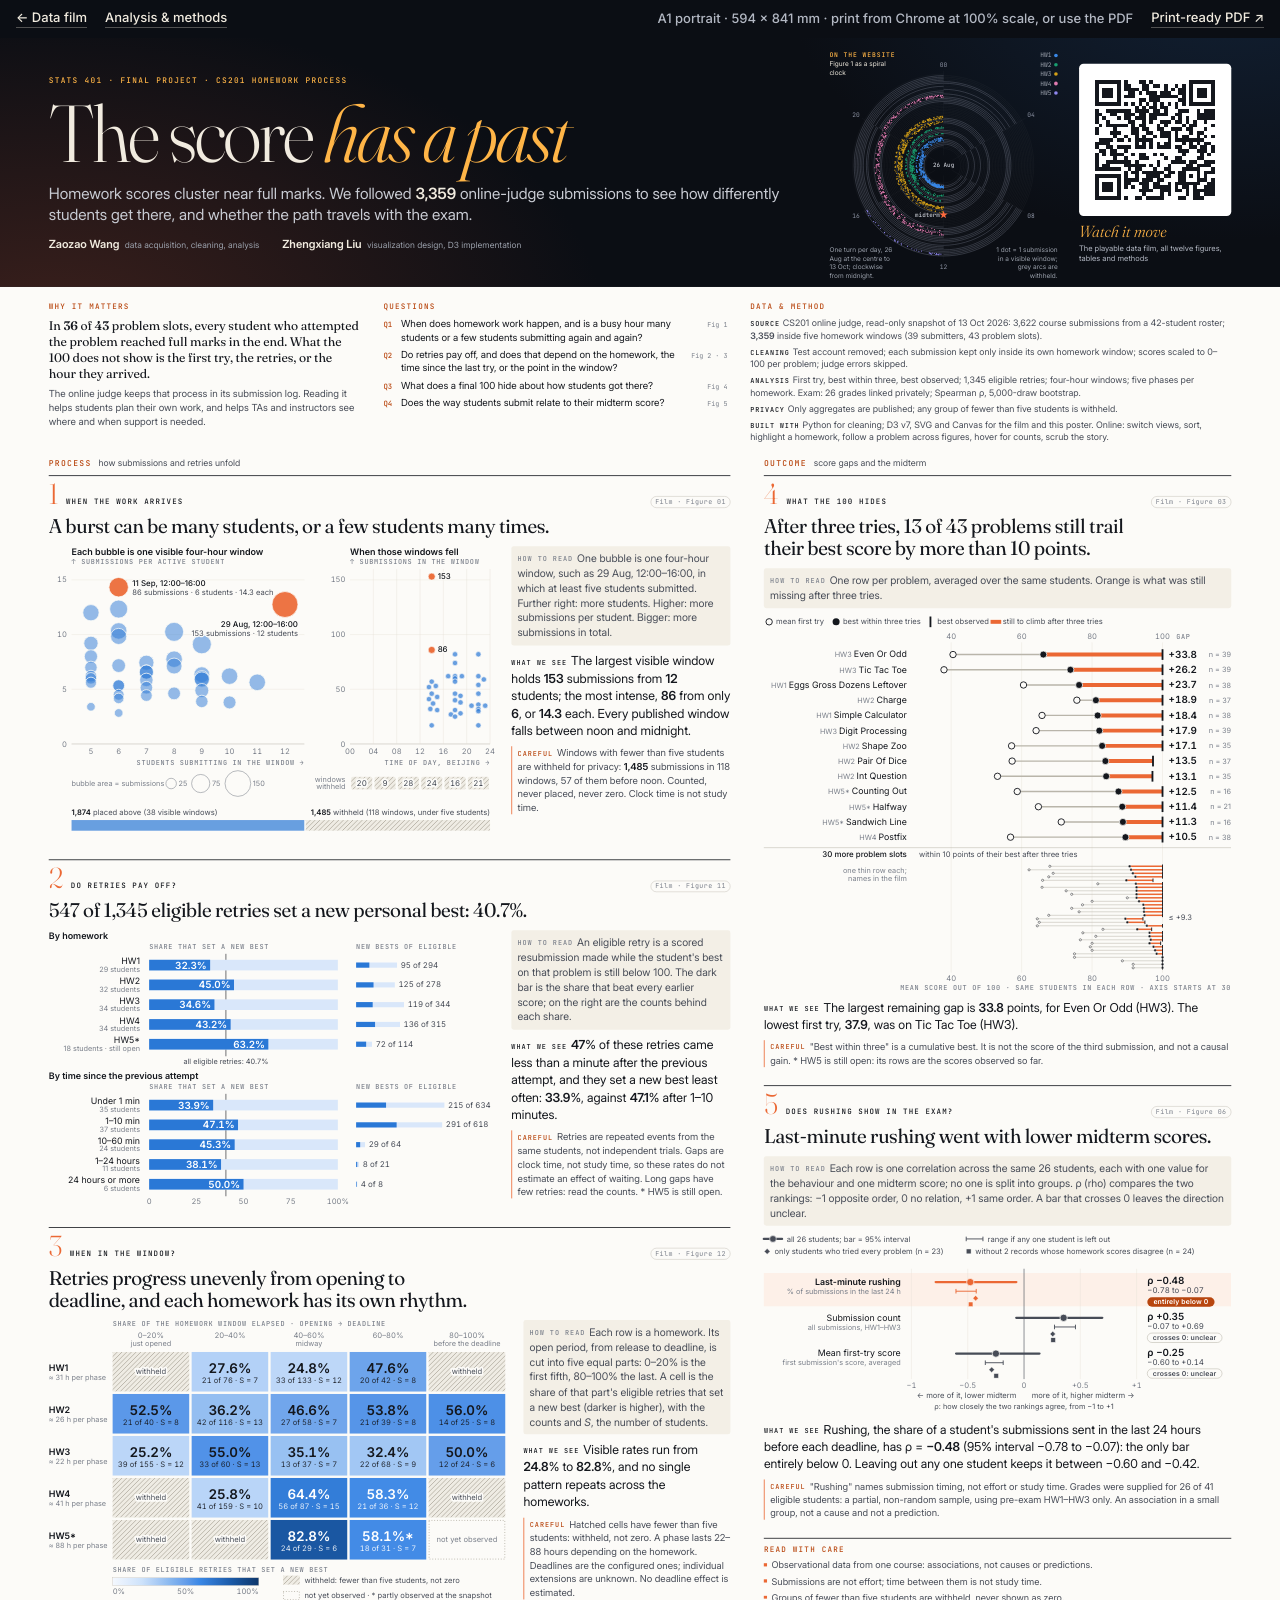
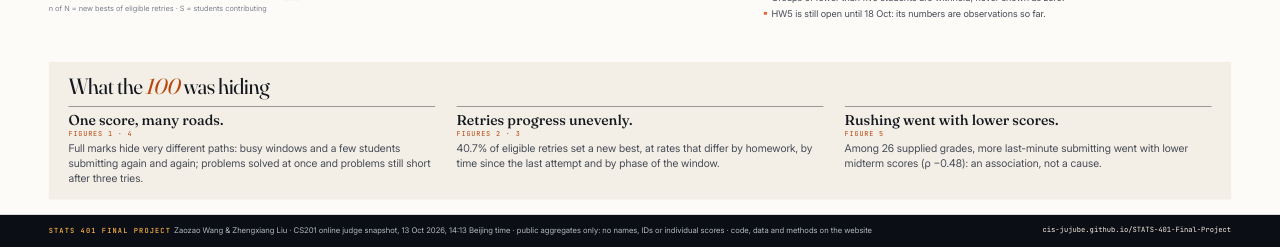
<file: poster.html>
<!doctype html>
<html lang="en">
<head>
<meta charset="utf-8">
<meta name="viewport" content="width=device-width,initial-scale=1">
<title>The Score Has a Past · research poster (A1)</title>
<meta name="description" content="A1 research poster for the CS201 homework-process study: the five Core figures (01, 03, 11, 12, 06) drawn for print from the public aggregates, with their definitions, denominators and limits.">
<link rel="icon" href="assets/favicon.svg" type="image/svg+xml">
<link rel="preconnect" href="https://fonts.googleapis.com">
<link rel="preconnect" href="https://fonts.gstatic.com" crossorigin>
<link rel="stylesheet" href="https://fonts.googleapis.com/css2?family=Fraunces:ital,opsz,wght@0,9..144,300..700;1,9..144,300..600&family=Inter:wght@400;500;600&family=JetBrains+Mono:wght@400;500&display=swap">
<link rel="stylesheet" href="assets/poster/poster.css?v=20261018a">
</head>
<body>
<nav class="screen-bar" aria-label="Poster links">
  <a href="index.html?content=core">← Data film</a>
  <a href="analysis.html">Analysis &amp; methods</a>
  <span class="sb-note">A1 portrait · 594 × 841 mm · print from Chrome at 100% scale, or use the PDF</span>
  <a href="assets/poster/the-score-has-a-past-poster-A1.pdf">Print-ready PDF ↗</a>
</nav>

<div class="stage">
<main class="sheet" id="poster">

  <header class="band">
    <div class="band-text">
      <p class="kicker">STATS 401 · Final project · CS201 homework process</p>
      <h1>The score <em>has a past</em></h1>
      <p class="sub">Homework scores cluster near full marks. We followed <b data-t="submissions"></b> online-judge submissions to see how differently students get there, and whether the path travels with the exam.</p>
      <p class="authors"><b>Zaozao Wang</b> <span>data acquisition, cleaning, analysis</span><i></i><b>Zhengxiang Liu</b> <span>visualization design, D3 implementation</span></p>
    </div>
    <figure class="spiral">
      <figcaption class="sp-k"><b>On the website</b>Figure 1 as a spiral clock</figcaption>
      <p class="sp-legend"><span style="--c:#3987e5">HW1</span><span style="--c:#199e70">HW2</span><span style="--c:#d4a017">HW3</span><span style="--c:#e07bb0">HW4</span><span style="--c:#8f87ef">HW5</span></p>
      <p class="sp-note">One turn per day, <span data-t="spFirst"></span> at the centre to <span data-t="spLast"></span>; clockwise from midnight.</p>
      <p class="sp-note2">1 dot = 1 submission in a visible window; grey arcs are withheld.</p>
    </figure>
    <a class="qr" href="https://cis-jujube.github.io/STATS-401-Final-Project/" data-qr="https://cis-jujube.github.io/STATS-401-Final-Project/">
      <span class="qr-code" aria-hidden="true"></span>
      <span class="qr-t">Watch it move</span>
      <span class="qr-d">The playable data film, all twelve figures, tables and methods</span>
    </a>
  </header>

  <section class="intro" aria-label="Motivation, questions and data">
    <div class="why">
      <p class="label">Why it matters</p>
      <p class="intro-lead">In <b data-t="fullSlots"></b> of <b data-t="problems"></b> problem slots, every student who attempted the problem reached full marks in the end. What the 100 does not show is the first try, the retries, or the hour they arrived.</p>
      <p class="intro-p">The online judge keeps that process in its submission log. Reading it helps students plan their own work, and helps TAs and instructors see where and when support is needed.</p>
    </div>
    <div class="qs">
      <p class="label">Questions</p>
      <ol>
        <li><span>When does homework work happen, and is a busy hour many students or a few students submitting again and again?</span><i>Fig 1</i></li>
        <li><span>Do retries pay off, and does that depend on the homework, the time since the last try, or the point in the window?</span><i>Fig 2 · 3</i></li>
        <li><span>What does a final 100 hide about how students got there?</span><i>Fig 4</i></li>
        <li><span>Does the way students submit relate to their midterm score?</span><i>Fig 5</i></li>
      </ol>
    </div>
    <div class="data">
      <p class="label">Data &amp; method</p>
      <ul>
        <li><b>Source</b>CS201 online judge, read-only snapshot of <span data-t="snapshotDay"></span>: <span data-t="courseEvents"></span> course submissions from a <span data-t="roster"></span>-student roster; <b data-t="submissions"></b> inside <span data-t="homeworkWord"></span> homework windows (<span data-t="submitters"></span> submitters, <span data-t="problems"></span> problem slots).</li>
        <li><b>Cleaning</b>Test account removed; each submission kept only inside its own homework window; scores scaled to 0–100 per problem; judge errors skipped.</li>
        <li><b>Analysis</b>First try, best within three, best observed; <span data-t="retries"></span> eligible retries; four-hour windows; five phases per homework. Exam: <span data-t="grades"></span> grades linked privately; Spearman ρ, 5,000-draw bootstrap.</li>
        <li><b>Privacy</b>Only aggregates are published; any group of fewer than five students is withheld.</li>
        <li><b>Built with</b>Python for cleaning; D3 v7, SVG and Canvas for the film and this poster. Online: switch views, sort, highlight a homework, follow a problem across figures, hover for counts, scrub the story.</li>
      </ul>
    </div>
  </section>

  <div class="figures">

    <div class="col col-l">
      <p class="col-k"><b>Process</b> how submissions and retries unfold</p>

      <section class="fig f1" aria-labelledby="f1-h">
        <p class="fig-k"><b>1</b><span>When the work arrives</span><i>Film · Figure 01</i></p>
        <h2 id="f1-h">A burst can be many students, or a few students many times.</h2>
        <div class="fig-body">
          <div class="chart" data-chart="reach"></div>
          <div class="fig-text">
            <p class="read"><span class="k">How to read</span>One bubble is one four-hour window, such as 29 Aug, 12:00–16:00, in which at least five students submitted. Further right: more students. Higher: more submissions per student. Bigger: more submissions in total.</p>
            <p class="see"><span class="k">What we see</span>The largest visible window holds <b data-t="peakSubs"></b> submissions from <b data-t="peakStudents"></b> students; the most intense, <b data-t="repeatSubs"></b> from only <b data-t="repeatStudents"></b>, or <b data-t="repeatEach"></b> each. Every published window falls between noon and midnight.</p>
            <p class="care"><span class="k">Careful</span>Windows with fewer than five students are withheld for privacy: <b data-t="withheld"></b> submissions in <span data-t="withheldCells"></span> windows, <span data-t="morningWithheld"></span> of them before noon. Counted, never placed, never zero. Clock time is not study time.</p>
          </div>
        </div>
      </section>

      <section class="fig f2" aria-labelledby="f2-h">
        <p class="fig-k"><b>2</b><span>Do retries pay off?</span><i>Film · Figure 11</i></p>
        <h2 id="f2-h"><span data-t="bests"></span> of <span data-t="retries"></span> eligible retries set a new personal best: <span data-t="rate"></span>%.</h2>
        <div class="fig-body">
          <div class="chart" data-chart="retries"></div>
          <div class="fig-text">
            <p class="read"><span class="k">How to read</span>An eligible retry is a scored resubmission made while the student's best on that problem is still below 100. The dark bar is the share that beat every earlier score; on the right are the counts behind each share.</p>
            <p class="see"><span class="k">What we see</span><b data-t="quickShare"></b>% of these retries came less than a minute after the previous attempt, and they set a new best least often: <b data-t="quickRate"></b>%, against <b data-t="shortRate"></b>% after 1–10 minutes.</p>
            <p class="care"><span class="k">Careful</span>Retries are repeated events from the same students, not independent trials. Gaps are clock time, not study time, so these rates do not estimate an effect of waiting. Long gaps have few retries: read the counts.<span class="care-star" data-t="ongoingStar"></span></p>
          </div>
        </div>
      </section>

      <section class="fig f3" aria-labelledby="f3-h">
        <p class="fig-k"><b>3</b><span>When in the window?</span><i>Film · Figure 12</i></p>
        <h2 id="f3-h">Retries progress unevenly from opening to deadline, and each homework has its own rhythm.</h2>
        <div class="fig-body">
          <div class="chart" data-chart="phases"></div>
          <div class="fig-text">
            <p class="read"><span class="k">How to read</span>Each row is a homework. Its open period, from release to deadline, is cut into five equal parts: 0–20% is the first fifth, 80–100% the last. A cell is the share of that part's eligible retries that set a new best (darker is higher), with the counts and <i>S</i>, the number of students.</p>
            <p class="see"><span class="k">What we see</span>Visible rates run from <b data-t="phaseMin"></b>% to <b data-t="phaseMax"></b>%, and no single pattern repeats across the homeworks.</p>
            <p class="care"><span class="k">Careful</span>Hatched cells have fewer than five students: withheld, not zero. A phase lasts <span data-t="phaseHours"></span> hours depending on the homework. Deadlines are the configured ones; individual extensions are unknown. No deadline effect is estimated.</p>
          </div>
        </div>
      </section>
    </div>

    <div class="col col-r">
      <p class="col-k"><b>Outcome</b> score gaps and the midterm</p>

      <section class="fig f4" aria-labelledby="f4-h">
        <p class="fig-k"><b>4</b><span>What the 100 hides</span><i>Film · Figure 03</i></p>
        <h2 id="f4-h">After three tries, <span data-t="gapCount"></span> of <span data-t="problems"></span> problems still trail their best score by more than 10 points.</h2>
        <p class="read"><span class="k">How to read</span>One row per problem, averaged over the same students. Orange is what was still missing after three tries.</p>
        <div class="chart" data-chart="gaps"></div>
        <p class="see"><span class="k">What we see</span>The largest remaining gap is <b data-t="largestGap"></b> points, for <span data-t="largestGapName"></span> (<span data-t="largestGapHw"></span>). The lowest first try, <b data-t="lowestFirst"></b>, was on <span data-t="lowestFirstName"></span> (<span data-t="lowestFirstHw"></span>).</p>
        <p class="care"><span class="k">Careful</span>"Best within three" is a cumulative best. It is not the score of the third submission, and not a causal gain.<span class="care-star" data-t="ongoingRows"></span></p>
      </section>

      <section class="fig f5" aria-labelledby="f5-h">
        <p class="fig-k"><b>5</b><span>Does rushing show in the exam?</span><i>Film · Figure 06</i></p>
        <h2 id="f5-h">Last-minute rushing went with lower midterm scores.</h2>
        <p class="read"><span class="k">How to read</span>Each row is one correlation across the same <span data-t="grades"></span> students, each with one value for the behaviour and one midterm score; no one is split into groups. ρ (rho) compares the two rankings: −1 opposite order, 0 no relation, +1 same order. A bar that crosses 0 leaves the direction unclear.</p>
        <div class="chart" data-chart="exam"></div>
        <p class="see"><span class="k">What we see</span>Rushing, the share of a student's submissions sent in the last 24 hours before each deadline, has ρ = <b data-t="lateRho"></b> (95% interval <span data-t="lateLo"></span> to <span data-t="lateHi"></span>): the only bar entirely below 0. Leaving out any one student keeps it between <span data-t="looLo"></span> and <span data-t="looHi"></span>.</p>
        <p class="care"><span class="k">Careful</span>"Rushing" names submission timing, not effort or study time. Grades were supplied for <span data-t="grades"></span> of <span data-t="eligible"></span> eligible students: a partial, non-random sample, using pre-exam <span data-t="preExam"></span> only. An association in a small group, not a cause and not a prediction.</p>
      </section>

      <aside class="care-box" aria-label="Read with care">
        <p class="label">Read with care</p>
        <ul>
          <li>Observational data from one course: associations, not causes or predictions.</li>
          <li>Submissions are not effort; time between them is not study time.</li>
          <li>Groups of fewer than five students are withheld, never shown as zero.</li>
          <li data-t="ongoingNote"></li>
        </ul>
      </aside>
    </div>

  </div>

  <section class="found" aria-labelledby="found-h">
    <h2 id="found-h">What the <em>100</em> was hiding</h2>
    <ol>
      <li><b>One score, many roads.</b><i>Figures 1 · 4</i>Full marks hide very different paths: busy windows and a few students submitting again and again; problems solved at once and problems still short after three tries.</li>
      <li><b>Retries progress unevenly.</b><i>Figures 2 · 3</i><span data-t="rate"></span>% of eligible retries set a new best, at rates that differ by homework, by time since the last attempt and by phase of the window.</li>
      <li><b>Rushing went with lower scores.</b><i>Figure 5</i>Among <span data-t="grades"></span> supplied grades, more last-minute submitting went with lower midterm scores (ρ <span data-t="lateRho"></span>): an association, not a cause.</li>
    </ol>
  </section>

  <footer class="credit">
    <p><b>STATS 401 Final Project</b>Zaozao Wang &amp; Zhengxiang Liu · CS201 online judge snapshot, <span data-t="snapshot"></span> · public aggregates only: no names, IDs or individual scores · code, data and methods on the website</p>
    <p class="credit-r">cis-jujube.github.io/STATS-401-Final-Project</p>
  </footer>

</main>
</div>

<noscript><p class="noscript">This poster draws its charts with JavaScript. The <a href="assets/poster/the-score-has-a-past-poster-A1.pdf">print-ready PDF</a> and the <a href="analysis.html">analysis page</a> work without it.</p></noscript>

<script src="assets/vendor/d3.v7.min.js?v=20261001a"></script>
<script src="assets/app/data.js?v=20261013c"></script>
<script src="assets/poster/qr.js?v=20261013a"></script>
<script src="assets/poster/poster.js?v=20261018a"></script>
</body>
</html>
</file>
<file: assets/app/app.css>
/* The score has a past — data film styles.
   One dark stage; every scene shares these tokens. Homework labels accompany
   the palette so the fifth homework is distinguishable without colour alone. */
:root {
  color-scheme: dark;
  --bg: #07090d;
  --bg-2: #0c0f15;
  --panel: rgba(13, 16, 22, 0.72);
  --ink: #ece7dd;
  --ink-2: #b3b8c3;
  --muted: #767d8c;
  --faint: #3a404c;
  --hair: rgba(236, 231, 221, 0.08);
  --hair-2: rgba(236, 231, 221, 0.16);
  --signal: #ff6a3d;
  --ember: #ffb547;
  --hw1: #3987e5;
  --hw2: #199e70;
  --hw3: #d4a017;
  --hw4: #e07bb0;
  --hw5: #8f87ef;
  --withheld: #5b6273;
  --display: 'Fraunces', 'Iowan Old Style', 'Palatino Linotype', Georgia, serif;
  --sans: 'Inter', system-ui, -apple-system, 'Segoe UI', sans-serif;
  --mono: 'JetBrains Mono', ui-monospace, 'SF Mono', Menlo, Consolas, monospace;
  --pad: clamp(18px, 3.4vw, 56px);
  --ease: cubic-bezier(.2, .7, .1, 1);
}

* { box-sizing: border-box; }
[hidden] { display: none !important; }
.sr-only { position: absolute !important; width: 1px; height: 1px; margin: -1px; padding: 0; overflow: hidden; clip: rect(0 0 0 0); white-space: nowrap; border: 0; }
html, body { margin: 0; height: 100%; background: var(--bg); color: var(--ink); overflow: hidden; }
body { font: 400 15px/1.5 var(--sans); -webkit-font-smoothing: antialiased; text-rendering: optimizeLegibility; }
button { font: inherit; color: inherit; background: none; border: 0; padding: 0; cursor: pointer; }
a { color: inherit; }
:focus-visible { outline: 2px solid var(--ember); outline-offset: 3px; border-radius: 4px; }
.skip { position: fixed; left: 12px; top: -60px; z-index: 100; padding: 10px 14px; background: var(--ink); color: var(--bg); border-radius: 8px; }
.skip:focus { top: 12px; }

/* ── Stage ─────────────────────────────────────────────────────────── */
.film { position: fixed; inset: 0; overflow: hidden; outline: none; user-select: none; -webkit-user-select: none; }
.backdrop { position: absolute; inset: 0; overflow: hidden; background:
  radial-gradient(900px 700px at 10% 110%, rgba(255, 106, 61, 0.06), transparent 70%),
  linear-gradient(180deg, var(--bg-2), var(--bg) 60%); }
.backdrop i { position: absolute; left: 0; top: 0; border-radius: 50%; will-change: transform; pointer-events: none; }
.glow-aurora { width: 1500px; height: 1000px; margin: -500px 0 0 -750px; background: radial-gradient(closest-side, var(--tint, rgba(57, 135, 229, .10)), transparent); transition: background 1.2s var(--ease); }
.glow-cursor { width: 560px; height: 560px; margin: -280px 0 0 -280px; background: radial-gradient(closest-side, rgba(255, 196, 140, .085), transparent); transform: translate3d(-999px, -999px, 0); }
#particles { position: absolute; inset: 0; width: 100%; height: 100%; }
#scenes { position: absolute; inset: 0; }
.scene { position: absolute; inset: 0; visibility: hidden; will-change: opacity, transform, clip-path; }
.scene.on { visibility: visible; }
.scene svg.viz { position: absolute; inset: 0; width: 100%; height: 100%; overflow: visible; }
.scene canvas.layer { position: absolute; inset: 0; width: 100%; height: 100%; pointer-events: none; }
.scene .html-layer { position: absolute; inset: 0; pointer-events: none; }
.scene .html-layer > * { pointer-events: auto; }

.grain { position: absolute; inset: -50%; pointer-events: none; opacity: .07; mix-blend-mode: overlay; animation: grain 1s steps(6) infinite; }
@keyframes grain { 0% { transform: translate(0, 0); } 20% { transform: translate(-3%, 2%); } 40% { transform: translate(2%, -4%); } 60% { transform: translate(-4%, -1%); } 80% { transform: translate(3%, 3%); } 100% { transform: translate(0, 0); } }
.vignette { position: absolute; inset: 0; pointer-events: none; background: radial-gradient(ellipse at 55% 45%, transparent 55%, rgba(0, 0, 0, .55) 100%); }
.wipe { position: absolute; top: 0; bottom: 0; width: 2px; left: 0; pointer-events: none; opacity: 0;
  background: linear-gradient(180deg, transparent, var(--ink) 20%, var(--ink) 80%, transparent);
  box-shadow: 0 0 24px 6px rgba(255, 181, 71, .55), 0 0 80px 20px rgba(255, 106, 61, .25); }
.flash { position: absolute; inset: 0; pointer-events: none; background: radial-gradient(circle at 50% 50%, rgba(255, 240, 220, .22), transparent 60%); opacity: 0; z-index: 7; }

/* ── Cinematic layer: intertitles, letterbox, OSD, rewind ──────────── */
.intertitle { position: absolute; inset: 0; z-index: 4; pointer-events: none; opacity: 0; }
.it-num { position: absolute; left: 0; top: 0; font: 200 min(38vh, 30vw)/0.8 var(--display); font-variation-settings: 'opsz' 144, 'SOFT' 100; letter-spacing: -.06em; color: transparent;
  -webkit-text-stroke: 1.4px rgba(236, 231, 221, .9); transform-origin: 50% 50%; white-space: nowrap; will-change: transform, opacity; }
.it-word { position: absolute; left: 0; top: 0; font: 500 13px/1 var(--mono); text-transform: uppercase; color: var(--ember); white-space: nowrap; will-change: transform, opacity; text-shadow: 0 0 18px rgba(255, 181, 71, .55); }
.it-line { position: absolute; left: 0; top: 0; height: 1px; background: linear-gradient(90deg, transparent, var(--ember) 30%, #fff 50%, var(--ember) 70%, transparent); box-shadow: 0 0 22px 3px rgba(255, 181, 71, .45); }
.lb { position: absolute; left: 0; right: 0; height: 9vh; background: #000; z-index: 9; pointer-events: none; transform: scaleY(0); will-change: transform; }
.lb-top { top: 0; transform-origin: top; }
.lb-bot { bottom: 0; transform-origin: bottom; }
.lb::after { content: ''; position: absolute; left: 0; right: 0; height: 1px; background: linear-gradient(90deg, transparent, rgba(255, 181, 71, .5), transparent); }
.lb-top::after { bottom: 0; }
.lb-bot::after { top: 0; }
.vhs { position: absolute; inset: 0; z-index: 12; pointer-events: none; opacity: 0; transition: opacity .15s;
  background: repeating-linear-gradient(0deg, rgba(0, 0, 0, .3) 0 1px, transparent 1px 3px); }
.vhs::before { content: ''; position: absolute; inset: 0; background: linear-gradient(90deg, rgba(255, 0, 60, .07), transparent 28%, transparent 72%, rgba(0, 200, 255, .07)); }
.vhs-band { position: absolute; left: 0; right: 0; height: 14%; background: linear-gradient(180deg, transparent, rgba(236, 231, 221, .08), transparent); animation: vhsband 1s linear infinite; }
@keyframes vhsband { from { top: -15%; } to { top: 105%; } }
.vhs-rew, .vhs-tc { position: absolute; top: calc(9vh + 20px); font: 500 clamp(16px, 1.8vw, 24px)/1 var(--mono); color: #fff; letter-spacing: .08em; text-shadow: 2px 0 rgba(255, 0, 60, .75), -2px 0 rgba(0, 210, 255, .75); }
.vhs-rew { left: var(--pad); animation: blink .5s steps(2) infinite; }
.vhs-tc { right: var(--pad); }
@keyframes blink { 50% { opacity: .3; } }
.osd { position: absolute; left: 50%; top: 50%; width: 118px; height: 118px; margin: -59px 0 0 -59px; border-radius: 50%; background: rgba(8, 10, 14, .5); border: 1px solid rgba(236, 231, 221, .18);
  backdrop-filter: blur(10px); -webkit-backdrop-filter: blur(10px); display: grid; place-items: center; z-index: 24; pointer-events: none; opacity: 0; }
.osd svg { width: 42px; height: 42px; fill: var(--ink); }
.osd.pop { animation: osd .75s var(--ease) both; }
@keyframes osd { 0% { opacity: 0; transform: scale(.6); } 22% { opacity: 1; transform: scale(1); } 100% { opacity: 0; transform: scale(1.45); } }
.seek-osd { position: absolute; left: 50%; bottom: 74px; transform: translate(-50%, 8px); max-width: min(720px, calc(100vw - 32px)); overflow: hidden; text-overflow: ellipsis; padding: 10px 16px; border-radius: 999px;
  background: rgba(8, 10, 14, .85); border: 1px solid var(--hair-2); font: 500 12px/1 var(--mono); color: var(--ink-2); white-space: nowrap; z-index: 24; pointer-events: none; opacity: 0; transition: opacity .25s, transform .25s var(--ease); }
.seek-osd b { color: var(--signal); font-weight: 500; margin-right: 8px; }
.seek-osd span { color: var(--ink); font-family: var(--sans); }
.seek-osd.show { opacity: 1; transform: translate(-50%, 0); }
.ripple { position: fixed; z-index: 23; width: 14px; height: 14px; margin: -7px 0 0 -7px; border-radius: 50%; border: 1.5px solid var(--ember); pointer-events: none; animation: ripple .8s var(--ease) forwards; }
@keyframes ripple { from { opacity: .9; transform: scale(1); } to { opacity: 0; transform: scale(9); } }
@media (prefers-reduced-motion: reduce) { .vhs-band, .vhs-rew { animation: none; } }

/* ── Caption (narration) ───────────────────────────────────────────── */
.caption { position: absolute; z-index: 5; pointer-events: auto; overflow-y: auto; overflow-x: hidden; overflow-anchor: none; overscroll-behavior: contain; scrollbar-width: thin; scrollbar-color: var(--hair-2) transparent; padding-bottom: 6px; }
.caption > * { margin: 0; }
.cap-kicker { font: 500 11px/1 var(--mono); letter-spacing: .16em; text-transform: uppercase; color: var(--signal); display: flex; gap: 10px; align-items: center; min-height: 11px; }
.cap-kicker::before { content: ''; width: 26px; height: 1px; background: currentColor; transform-origin: left; transform: scaleX(var(--k, 1)); }
.cap-title { margin-top: 18px !important; font: 380 clamp(30px, 3.3vw, 58px)/1.02 var(--display); font-variation-settings: 'opsz' 144, 'SOFT' 30; letter-spacing: -.022em; color: var(--ink); text-wrap: balance; }
.cap-title em { font-style: italic; font-weight: 300; color: var(--ember); }
.cap-title .w { display: inline-block; will-change: transform, opacity, filter; }
.cap-body { margin-top: 18px !important; font: 400 clamp(14px, 1.05vw, 16.5px)/1.6 var(--sans); color: var(--ink-2); max-width: 40ch; text-wrap: pretty; }
.cap-body b { color: var(--ink); font-weight: 600; }
.cap-body .num { font-family: var(--mono); font-size: .94em; color: var(--ink); }
.caption[data-mode='hero'] .cap-title { font-size: clamp(48px, 7.4vw, 132px); font-weight: 330; line-height: .92; letter-spacing: -.035em; }
.caption[data-mode='hero'] .cap-body { font-size: clamp(15px, 1.2vw, 19px); max-width: 34ch; }
.caption[data-mode='finale'] .cap-title { font-size: clamp(40px, 5.2vw, 92px); line-height: .95; }
.cap-credit { margin-top: 26px !important; font: 400 12px/1.6 var(--mono); color: var(--muted); letter-spacing: .04em; }

/* ── HUD ───────────────────────────────────────────────────────────── */
.hud-top { position: absolute; z-index: 20; left: 0; right: 0; top: 0; padding: 16px var(--pad) 0; display: flex; align-items: center; gap: 18px; transition: opacity .5s; }
.brand { font: 400 17px/1 var(--display); font-style: italic; text-decoration: none; letter-spacing: -.01em; white-space: nowrap; }
.brand b { font-style: normal; font-weight: 600; }
.chapter-label { font: 500 11px/1 var(--mono); letter-spacing: .14em; text-transform: uppercase; color: var(--muted); white-space: nowrap; overflow: hidden; text-overflow: ellipsis; }
.hud-top .spacer { flex: 1; }
.lens { display: flex; align-items: center; gap: 4px; padding: 4px; border-radius: 999px; background: var(--panel); border: 1px solid var(--hair); backdrop-filter: blur(12px); -webkit-backdrop-filter: blur(12px); }
.lens-label { font: 500 10px/1 var(--mono); letter-spacing: .12em; text-transform: uppercase; color: var(--muted); padding: 0 8px 0 10px; }
.lens button { font: 500 12px/1 var(--sans); padding: 7px 11px; border-radius: 999px; color: var(--ink-2); display: inline-flex; align-items: center; gap: 6px; transition: background .25s, color .25s; }
.lens button i { width: 8px; height: 8px; border-radius: 50%; background: var(--c); display: inline-block; }
.lens button:hover { color: var(--ink); background: rgba(255, 255, 255, .06); }
.lens button[aria-pressed='true'] { background: var(--ink); color: var(--bg); }
.hud-link { font: 500 12px/1 var(--sans); color: var(--ink-2); text-decoration: none; padding: 9px 12px; border-radius: 999px; border: 1px solid var(--hair-2); white-space: nowrap; }
.hud-link:hover { color: var(--ink); border-color: var(--ink-2); }

/* ── Transport ─────────────────────────────────────────────────────── */
.transport { position: absolute; z-index: 20; left: 0; right: 0; bottom: 0; height: 66px; display: flex; align-items: center; gap: 6px; padding: 0 calc(var(--pad) - 8px);
  background: linear-gradient(180deg, transparent, rgba(5, 6, 9, .78) 45%); transition: opacity .5s; }
.transport button { height: 36px; min-width: 36px; padding: 0 10px; border-radius: 10px; display: inline-flex; align-items: center; justify-content: center; gap: 7px; color: var(--ink-2); font: 500 12px/1 var(--sans); }
.transport button:hover { color: var(--ink); background: rgba(255, 255, 255, .07); }
.transport svg { width: 16px; height: 16px; fill: currentColor; }
.t-play { width: 44px; height: 44px !important; border-radius: 50% !important; background: var(--ink) !important; color: var(--bg) !important; }
.t-play:hover { transform: scale(1.06); }
.t-time { font: 500 12px/1 var(--mono); color: var(--ink-2); padding: 0 10px; white-space: nowrap; font-variant-numeric: tabular-nums; }
.t-track { position: relative; flex: 1; height: 36px; cursor: pointer; touch-action: none; }
.t-segs { position: absolute; left: 0; right: 0; top: 50%; height: 4px; transform: translateY(-50%); display: flex; gap: 3px; }
.t-seg { position: relative; height: 100%; background: rgba(255, 255, 255, .13); border-radius: 2px; overflow: hidden; transition: height .2s; }
.t-seg > b { position: absolute; inset: 0; background: var(--ink); transform-origin: left; transform: scaleX(0); border-radius: 2px; }
.t-seg.cur > b { background: var(--signal); }
.t-track:hover .t-segs { height: 7px; }
.t-tick { position: absolute; top: 50%; width: 3px; height: 3px; margin: -1.5px 0 0 -1.5px; border-radius: 50%; background: rgba(7, 9, 13, .9); pointer-events: none; }
.t-head { position: absolute; top: 50%; width: 14px; height: 14px; margin: -7px 0 0 -7px; border-radius: 50%; background: var(--signal); box-shadow: 0 0 0 4px rgba(255, 106, 61, .18), 0 0 18px rgba(255, 106, 61, .7); pointer-events: none; }
.t-hover { position: absolute; bottom: 30px; transform: translateX(-50%); padding: 7px 10px; border-radius: 8px; background: var(--ink); color: var(--bg); font: 500 11px/1.3 var(--sans); white-space: nowrap; pointer-events: none; opacity: 0; transition: opacity .15s; }
.t-hover small { display: block; font: 400 10px/1.3 var(--mono); opacity: .65; }
.t-track:hover .t-hover { opacity: 1; }
/* playback modes */
.t-modes { display: inline-flex; padding: 3px; border-radius: 12px; border: 1px solid var(--hair-2); background: rgba(10, 12, 17, .55); gap: 2px; }
.t-modes button { height: 30px !important; border-radius: 9px !important; padding: 0 11px !important; }
.t-modes button[aria-pressed='true'] { background: var(--ink) !important; color: var(--bg) !important; }
.t-auto[aria-pressed='true'], .t-music[aria-pressed='true'] { color: var(--bg) !important; background: var(--ember) !important; }
.t-music { font-size: 15px !important; }
body[data-mode='loop'] .t-auto, body:not([data-mode='loop']) .t-music { display: none !important; }
.t-segs.reel { gap: 2px; }
.lbl-short { display: none; }
.t-segs.reel .t-seg.cur > b { background: var(--ember); }

/* presenter: the film holds on each finished chart until the speaker continues */
/* the held frame's Continue lives in the transport, so it never covers a chart's axes */
.transport .continue-chip { flex: none; height: 34px !important; display: inline-flex; align-items: center; gap: 9px; padding: 0 12px 0 15px !important; border-radius: 999px !important;
  background: var(--ember) !important; color: var(--bg) !important; font: 600 12.5px/1 var(--sans) !important; box-shadow: 0 0 0 5px rgba(255, 181, 71, .12), 0 6px 26px rgba(255, 181, 71, .3); animation: chip 2.4s ease-in-out infinite; }
.continue-chip kbd { font: 500 10.5px/1 var(--mono); padding: 3px 5px; border-radius: 5px; background: rgba(7, 9, 13, .14); color: var(--bg); }
.continue-chip[hidden] { display: none; }
.continue-chip:hover { transform: scale(1.04); }
@keyframes chip { 0%, 100% { box-shadow: 0 0 0 5px rgba(255, 181, 71, .12), 0 6px 26px rgba(255, 181, 71, .2); } 50% { box-shadow: 0 0 0 9px rgba(255, 181, 71, .05), 0 6px 34px rgba(255, 181, 71, .42); } }
body.idle .continue-chip { opacity: 1; }

/* soundtrack panel */
.music-card { position: absolute; z-index: 30; right: var(--pad); bottom: 82px; width: min(360px, calc(100vw - 2 * var(--pad))); padding: 16px 18px; border-radius: 14px; background: rgba(12, 14, 19, .95); border: 1px solid var(--hair-2); font: 400 12.5px/1.5 var(--sans); color: var(--ink-2); display: grid; gap: 12px; }
.music-card[hidden] { display: none; }
.music-card h3 { margin: 0; font: 500 10.5px/1 var(--mono); letter-spacing: .14em; text-transform: uppercase; color: var(--ember); }
.music-card h3 span { color: var(--muted); letter-spacing: .06em; }
.mc-file { display: flex; align-items: center; gap: 10px; padding: 10px 12px; border-radius: 10px; border: 1px dashed var(--hair-2); cursor: pointer; color: var(--ink); overflow: hidden; }
.mc-file:hover { border-color: var(--ink-2); }
.mc-file input { position: absolute; width: 1px; height: 1px; opacity: 0; }
.mc-name { white-space: nowrap; overflow: hidden; text-overflow: ellipsis; }
.mc-name::before { content: '♪  '; color: var(--ember); }
.mc-row { display: flex; align-items: center; gap: 10px; }
.mc-k { width: 70px; font: 500 10px/1 var(--mono); letter-spacing: .1em; text-transform: uppercase; color: var(--muted); }
.mc-bpm { width: 76px; padding: 7px 9px; border-radius: 8px; border: 1px solid var(--hair-2); background: rgba(255, 255, 255, .04); color: var(--ink); font: 500 13px/1 var(--mono); }
.mc-u { font: 500 11px/1 var(--mono); color: var(--muted); }
.mc-tap, .mc-clear { padding: 7px 12px; border-radius: 8px; border: 1px solid var(--hair-2); color: var(--ink); font: 500 12px/1 var(--sans); }
.mc-tap:hover, .mc-clear:hover { background: rgba(255, 255, 255, .07); }
.mc-tap:active { background: var(--ember); color: var(--bg); }
.mc-off { width: 92px; padding: 7px 9px; border-radius: 8px; border: 1px solid var(--hair-2); background: rgba(255, 255, 255, .04); color: var(--ink); font: 500 13px/1 var(--mono); }
.mc-nudge { width: 28px; height: 28px; border-radius: 8px; border: 1px solid var(--hair-2); color: var(--ink); }
.mc-nudge:hover { background: rgba(255, 255, 255, .07); }
.mc-sync { margin: 0; font: 500 11.5px/1.5 var(--sans); color: var(--ember); }
.mc-sync:empty { display: none; }
.mc-note { margin: 0; font-size: 11.5px; color: var(--muted); }
.mc-clear { justify-self: start; color: var(--ink-2); }

/* Loop reel captions: few words, big */
.caption[data-mode='reel'] .cap-title { font-size: clamp(40px, 5vw, 92px); line-height: .95; letter-spacing: -.03em; }
.t-sep { width: 1px; height: 20px; background: var(--hair-2); margin: 0 4px; }

body.idle .hud-top, body.idle .transport, body.hide-ui .hud-top, body.hide-ui .transport { opacity: 0; }
body.idle, body.idle * { cursor: none !important; }

/* ── Paused card ───────────────────────────────────────────────────── */
.pause-card { position: absolute; z-index: 19; left: var(--pad); bottom: calc(86px + var(--dock-h, 0px) + 8px); width: min(var(--cap-w, 340px), calc(100vw - 2 * var(--pad))); padding: 14px 16px 15px; border-radius: 14px; background: var(--panel); border: 1px solid var(--hair-2); backdrop-filter: blur(16px); -webkit-backdrop-filter: blur(16px);
  transform: translateY(8px); opacity: 0; pointer-events: none; transition: opacity .35s, transform .35s var(--ease); }
.pause-card.show { opacity: 1; transform: none; pointer-events: auto; }
.pause-card h3 { margin: 0 0 8px; font: 500 10.5px/1 var(--mono); letter-spacing: .12em; text-transform: uppercase; color: var(--ember); display: flex; justify-content: space-between; align-items: center; gap: 12px; }
.pause-card h3 button { color: var(--ink-2); font: inherit; letter-spacing: .08em; padding: 5px 8px; margin: -5px -8px; border-radius: 6px; }
.pause-card h3 button:hover { color: var(--ink); background: rgba(255,255,255,.06); }
.pause-card.collapsed { padding: 11px 16px; width: auto; }
.pause-card h3 span { white-space: nowrap; }
.pause-card.collapsed h3 { margin: 0; }
.pause-card p { margin: 0; font: 400 13px/1.55 var(--sans); color: var(--ink-2); }
.pause-card p + p { margin-top: 8px; }
.pause-card kbd, .keys-card kbd { font: 500 10.5px/1 var(--mono); padding: 3px 5px; border-radius: 4px; border: 1px solid var(--hair-2); color: var(--ink); background: rgba(255, 255, 255, .04); }
.pause-card.collapsed p { display: none; }

.keys-card { position: absolute; z-index: 30; right: var(--pad); bottom: 82px; padding: 16px 18px; border-radius: 14px; background: rgba(12, 14, 19, .94); border: 1px solid var(--hair-2); font: 400 12.5px/1 var(--sans); color: var(--ink-2); display: grid; grid-template-columns: auto auto; gap: 10px 18px; }
.keys-card[hidden] { display: none; }

/* ── Poster frame: the film waits for the viewer to press play ────── */
.poster { position: absolute; z-index: 25; left: 50%; top: 47%; transform: translate(-50%, -50%); width: min(560px, calc(100vw - 36px)); display: grid; justify-items: center; text-align: center; gap: 14px; animation: poster-in 1.4s var(--ease) both; }
.poster[hidden] { display: none; }
.poster p { margin: 0; }
.poster-k { font: 500 11px/1 var(--mono); letter-spacing: .18em; text-transform: uppercase; color: var(--signal); margin-bottom: 10px !important; }
.poster-t { margin-top: 12px !important; font: 330 clamp(34px, 5.2vw, 64px)/1 var(--display); font-variation-settings: 'opsz' 144; letter-spacing: -.03em; color: var(--ink); }
.poster-t em { font-weight: 300; color: var(--ember); }
.poster-m { font: 500 12px/1 var(--mono); letter-spacing: .08em; color: var(--ink-2); }
.poster-h { margin-top: 10px !important; font: 400 12px/1.8 var(--sans); color: var(--muted); }
.pm-loop { margin-top: 8px; display: inline-flex; align-items: center; gap: 10px; padding: 12px 20px; border-radius: 999px; border: 1px solid rgba(255, 181, 71, .45); color: var(--ink);
  font: 500 13.5px/1 var(--sans); background: rgba(255, 181, 71, .07); transition: background .25s, transform .25s var(--ease); }
.pm-loop span { color: var(--ember); font-size: 16px; }
.pm-loop:hover { background: rgba(255, 181, 71, .16); transform: translateY(-1px); }
.poster kbd { font: 500 10.5px/1 var(--mono); padding: 3px 5px; border-radius: 4px; border: 1px solid var(--hair-2); color: var(--ink); }
.big-play { width: 96px; height: 96px; border-radius: 50%; background: var(--ink); display: grid; place-items: center; box-shadow: 0 0 0 10px rgba(236, 231, 221, .06), 0 0 60px rgba(255, 181, 71, .35); transition: transform .35s var(--ease), box-shadow .35s; animation: pulse 2.6s ease-in-out infinite; }
.big-play svg { width: 32px; height: 32px; fill: var(--bg); margin-left: 5px; }
.big-play:hover { transform: scale(1.07); box-shadow: 0 0 0 14px rgba(236, 231, 221, .08), 0 0 80px rgba(255, 181, 71, .5); }
@keyframes pulse { 0%, 100% { box-shadow: 0 0 0 10px rgba(236, 231, 221, .06), 0 0 60px rgba(255, 181, 71, .30); } 50% { box-shadow: 0 0 0 18px rgba(236, 231, 221, .03), 0 0 90px rgba(255, 181, 71, .45); } }
@keyframes poster-in { from { opacity: 0; transform: translate(-50%, -46%); } to { opacity: 1; transform: translate(-50%, -50%); } }
@media (prefers-reduced-motion: reduce) { .big-play, .poster { animation: none; } }

/* ── Tooltip ───────────────────────────────────────────────────────── */
#tooltip { position: fixed; z-index: 40; left: 0; top: 0; min-width: 180px; max-width: 290px; padding: 11px 13px 12px; border-radius: 12px; pointer-events: none;
  background: rgba(12, 14, 19, .94); border: 1px solid var(--hair-2); box-shadow: 0 18px 40px rgba(0, 0, 0, .45); font: 400 12.5px/1.45 var(--sans); color: var(--ink-2); }
#tooltip[hidden] { display: none; }
#tooltip .tt-k { font: 500 10px/1 var(--mono); letter-spacing: .12em; text-transform: uppercase; color: var(--muted); display: flex; align-items: center; gap: 7px; }
#tooltip .tt-k i { width: 8px; height: 8px; border-radius: 50%; display: inline-block; }
#tooltip .tt-t { margin: 6px 0 8px; font: 500 14px/1.25 var(--sans); color: var(--ink); }
#tooltip dl { display: grid; grid-template-columns: 1fr auto; gap: 3px 14px; margin: 0; }
#tooltip dt { color: var(--muted); }
#tooltip dd { margin: 0; font: 500 12px/1.45 var(--mono); color: var(--ink); text-align: right; font-variant-numeric: tabular-nums; }
#tooltip .tt-n { margin-top: 8px; padding-top: 8px; border-top: 1px solid var(--hair); font-size: 11.5px; color: var(--muted); }

/* ── In-chart controls ─────────────────────────────────────────────── */
.ctrls { position: absolute; display: flex; flex-wrap: wrap; gap: 10px 16px; align-items: center; z-index: 6; }
.seg { display: inline-flex; padding: 3px; border-radius: 999px; border: 1px solid var(--hair-2); background: rgba(10, 12, 17, .6); backdrop-filter: blur(10px); -webkit-backdrop-filter: blur(10px); }
.seg button { font: 500 11.5px/1 var(--sans); padding: 7px 11px; border-radius: 999px; color: var(--ink-2); white-space: nowrap; transition: background .25s, color .25s; }
.seg button:hover { color: var(--ink); }
.seg button[aria-pressed='true'] { background: var(--ink); color: var(--bg); }
.ctrl-label { font: 500 10px/1 var(--mono); letter-spacing: .12em; text-transform: uppercase; color: var(--muted); margin-right: -6px; }
.stage-slider { display: inline-flex; align-items: center; gap: 14px; }
.ss-box { position: relative; width: clamp(180px, 17vw, 280px); height: 34px; }
.ss-box::before { content: ''; position: absolute; left: 0; right: 0; top: 11px; height: 3px; border-radius: 3px; background: rgba(236, 231, 221, .14); }
.ss-fill { position: absolute; left: 0; right: 0; top: 11px; height: 3px; border-radius: 3px; background: linear-gradient(90deg, var(--hw1), var(--ember)); transform-origin: left; box-shadow: 0 0 12px rgba(255, 181, 71, .45); }
.stage-slider input[type=range] { position: absolute; left: -8px; right: -8px; top: 2px; width: calc(100% + 16px); height: 22px; margin: 0; background: none; -webkit-appearance: none; appearance: none; cursor: ew-resize; }
.stage-slider input[type=range]::-webkit-slider-runnable-track { height: 22px; background: none; }
.stage-slider input[type=range]::-moz-range-track { height: 22px; background: none; }
.stage-slider input[type=range]::-webkit-slider-thumb { -webkit-appearance: none; width: 16px; height: 16px; margin-top: 3px; border-radius: 50%; background: var(--ink); border: 3px solid var(--ember); box-shadow: 0 0 0 5px rgba(255, 181, 71, .16), 0 0 18px rgba(255, 181, 71, .6); }
.stage-slider input[type=range]::-moz-range-thumb { width: 12px; height: 12px; border-radius: 50%; background: var(--ink); border: 3px solid var(--ember); box-shadow: 0 0 18px rgba(255, 181, 71, .6); }
.ss-ticks { position: absolute; left: 0; right: 0; top: 22px; height: 12px; }
.ss-ticks button { position: absolute; transform: translateX(-50%); font: 500 9.5px/1 var(--mono); letter-spacing: .06em; text-transform: uppercase; color: var(--muted); white-space: nowrap; padding: 2px 3px; }
.ss-ticks button:first-child { transform: none; }
.ss-ticks button:last-child { transform: translateX(-100%); }
.ss-ticks button.on { color: var(--ember); }
.ss-ticks button:hover { color: var(--ink); }

/* ── SVG chart typography ──────────────────────────────────────────── */
.viz text { font-family: var(--sans); fill: var(--ink-2); }
.viz .mono, .viz .tick text { font-family: var(--mono); font-variant-numeric: tabular-nums; }
.viz .tick text { font-size: 10.5px; fill: var(--muted); }
.viz .tick line, .viz .grid line { stroke: var(--hair); }
.viz .domain { stroke: var(--hair-2); }
.viz .axis-title { font: 500 10px var(--mono); letter-spacing: .12em; text-transform: uppercase; fill: var(--muted); }
.viz .label-strong { fill: var(--ink); font-weight: 500; }
.viz .note { font-size: 11px; fill: var(--muted); }
.viz .big { font-family: var(--display); fill: var(--ink); }
.viz .hit { fill: transparent; cursor: pointer; }
.viz .cell, .viz [data-interactive] > * { cursor: pointer; }

/* ── Narrow / portrait ─────────────────────────────────────────────── */
@media (max-width: 820px), (max-aspect-ratio: 1/1) {
  .lens-label, .chapter-label, .hud-link, .cs-d, .chapters-btn span { display: none; }
  .brand { font-size: 15px; }
  .hud-top { padding-top: 12px; gap: 8px; }
  .lens { position: absolute; right: 14px; top: 54px; gap: 2px; padding: 3px; }
  .content-switch { margin-left: auto; order: 3; }
  .content-switch button { padding: 7px 10px; }
  .chapters-btn { order: 2; padding: 7px 9px; }
  .hud-top .spacer { display: none; }
  .lens button { padding: 6px; font-size: 11px; gap: 3px; }
  .lens .hw-pre { display: none; }
  .ctrls { flex-wrap: nowrap; overflow-x: auto; scrollbar-width: none; gap: 8px; }
  .ctrls::-webkit-scrollbar { display: none; }
  .ctrl-label { display: none; }
  .seg button { padding: 6px 9px; font-size: 11px; }
  .t-speed, .t-keys, .t-sep, .t-full, .t-auto { display: none !important; }
  .t-modes button { padding: 0 8px !important; font-size: 11px !important; }
  .t-time, .t-prev { display: none !important; }
  .lbl-long { display: none; }
  .lbl-short { display: inline; }
  .caption[data-mode='reel'] .cap-title { font-size: clamp(28px, 8.4vw, 40px); }
  .transport .continue-chip { padding: 0 10px 0 12px !important; font-size: 11.5px !important; }
  .transport .continue-chip kbd { display: none; }
  .cap-title { font-size: clamp(24px, 6.4vw, 36px); margin-top: 10px !important; }
  .cap-body { font-size: 13.5px; margin-top: 10px !important; }
  .caption[data-mode='hero'] .cap-title { font-size: clamp(42px, 12vw, 72px); }
  .pause-card { display: none; }
  .seek-osd { display: none; }
}

/* Long Figure 03 lists remain readable without shrinking their text. */
.problem-pager { position: absolute; display: flex; align-items: center; justify-content: space-between; gap: 6px; z-index: 7; font: 500 10px/1.2 var(--mono); color: var(--ink-2); }
.problem-pager button { min-width: 30px; min-height: 28px; padding: 3px 8px; border: 1px solid var(--hair-2); border-radius: 6px; }
.problem-pager button:disabled { opacity: .3; cursor: default; }
.problem-pager button:hover:not(:disabled) { color: var(--bg); background: var(--ember); }
.problem-pager span { text-align: center; }
@media (prefers-reduced-motion: reduce) {
  .grain { animation: none; }
}

/* ── Content routes: Core / Showcase ─────────────────────────────────── */
.content-switch { display: inline-flex; padding: 3px; gap: 2px; border-radius: 999px; background: var(--panel); border: 1px solid var(--hair-2); backdrop-filter: blur(12px); -webkit-backdrop-filter: blur(12px); flex: none; }
.content-switch button { font: 500 12px/1 var(--sans); padding: 8px 13px; border-radius: 999px; color: var(--ink-2); white-space: nowrap; transition: background .25s, color .25s; }
.content-switch button b { font-weight: 600; color: inherit; }
.content-switch button:hover { color: var(--ink); background: rgba(255, 255, 255, .06); }
.content-switch button[aria-pressed='true'] { background: var(--ember); color: var(--bg); }
.content-switch .cs-d { opacity: .78; }
.chapters-btn { display: inline-flex; align-items: center; gap: 7px; font: 500 12px/1 var(--sans); color: var(--ink-2); padding: 9px 12px; border-radius: 999px; border: 1px solid var(--hair-2); white-space: nowrap; }
.chapters-btn svg { width: 14px; height: 14px; fill: currentColor; }
.chapters-btn:hover, .chapters-btn[aria-expanded='true'] { color: var(--ink); border-color: var(--ink-2); }
.chapters-menu { position: absolute; z-index: 32; top: 64px; right: var(--pad); width: 330px; max-height: calc(100vh - 170px); overflow: auto; padding: 14px 10px 12px; border-radius: 16px;
  background: rgba(12, 14, 19, .96); border: 1px solid var(--hair-2); box-shadow: 0 24px 60px rgba(0, 0, 0, .5); }
.chapters-menu p { margin: 0 8px; }
.cm-head { font: 500 10.5px/1 var(--mono); letter-spacing: .14em; text-transform: uppercase; color: var(--ember); margin-bottom: 10px !important; }
.cm-foot { margin-top: 10px !important; font: 400 11px/1.4 var(--sans); color: var(--muted); }
.chapters-menu ol { list-style: none; margin: 0; padding: 0; display: grid; gap: 2px; }
.chapters-menu a { display: grid; grid-template-columns: 30px 1fr auto; align-items: baseline; gap: 8px; padding: 9px 8px; border-radius: 9px; text-decoration: none; color: var(--ink-2); font: 400 13px/1.25 var(--sans); }
.chapters-menu a b { font: 500 12px/1 var(--mono); color: var(--muted); }
.chapters-menu a small { font: 500 9.5px/1 var(--mono); letter-spacing: .08em; text-transform: uppercase; color: var(--muted); }
.chapters-menu a:hover, .chapters-menu a:focus-visible { background: rgba(255, 255, 255, .06); color: var(--ink); }
.chapters-menu a[aria-current='true'] { background: rgba(255, 181, 71, .12); color: var(--ink); }
.chapters-menu a[aria-current='true'] b { color: var(--ember); }

/* evidence dock: the chapter's figure, sample, and direct links to its evidence */
.dock { position: absolute; z-index: 18; left: var(--pad); bottom: 86px; width: var(--cap-w, 340px); height: var(--dock-h, 96px); padding: 10px 14px; border-radius: 14px;
  background: rgba(12, 15, 21, .55); border: 1px solid var(--hair); backdrop-filter: blur(10px); -webkit-backdrop-filter: blur(10px); transition: opacity .5s; overflow: hidden; }
.dock-toggle { display: none; align-items: center; gap: 6px; padding: 8px 12px; border-radius: 999px; background: var(--panel); border: 1px solid var(--hair-2); font: 500 11.5px/1 var(--sans); color: var(--ink-2); white-space: nowrap; overflow: hidden; text-overflow: ellipsis; max-width: 100%; }
.dock-toggle b { color: var(--ember); font-weight: 600; }
.dock-body { display: grid; gap: 5px; }
.dock-body p { margin: 0; }
.dock-fig { font: 500 10.5px/1.3 var(--mono); letter-spacing: .1em; text-transform: uppercase; color: var(--ink); white-space: nowrap; overflow: hidden; text-overflow: ellipsis; }
.dock-cohort { font: 400 11.5px/1.35 var(--mono); color: var(--ink-2); }
.dock-links { display: flex; flex-wrap: wrap; gap: 4px 12px; font: 500 12px/1.5 var(--sans); }
.dock-links a { color: var(--ember); text-decoration: none; border-bottom: 1px solid rgba(255, 181, 71, .3); }
.dock-links a:hover { color: var(--ink); border-color: var(--ink); }
.dock-links a[download] { font: 500 10.5px/1.6 var(--mono); color: var(--ink-2); border-color: var(--hair-2); }
@media (min-width: 821px) and (max-height: 679px) { .dock { padding: 8px 12px; } .dock-fig { display: none; } }
body.idle .dock { opacity: .35; }
body.hide-ui .dock { opacity: 0; pointer-events: none; }

.toast { position: absolute; z-index: 33; left: 50%; top: 70px; transform: translate(-50%, -8px); max-width: min(560px, calc(100vw - 28px)); padding: 11px 16px; border-radius: 12px;
  background: rgba(12, 14, 19, .95); border: 1px solid rgba(255, 181, 71, .35); color: var(--ink); font: 500 12.5px/1.45 var(--sans); text-align: center; opacity: 0; pointer-events: none;
  transition: opacity .3s, transform .3s var(--ease); }
.toast.show { opacity: 1; transform: translate(-50%, 0); }
.toast:empty { display: none; }

/* title screen: the content choice comes first; playback mode is secondary */
.poster-routes { display: grid; grid-template-columns: 1fr 1fr; gap: 10px; width: 100%; margin: 8px 0 6px; }
.poster-routes button { display: grid; gap: 5px; justify-items: start; text-align: left; padding: 14px 16px; border-radius: 14px; border: 1px solid var(--hair-2); background: rgba(12, 15, 21, .6); color: var(--ink-2); transition: border-color .25s, background .25s; }
.poster-routes button b { font: 400 22px/1 var(--display); color: var(--ink); }
.poster-routes button span { font: 500 12.5px/1.2 var(--sans); }
.poster-routes button small { font: 500 10px/1 var(--mono); letter-spacing: .08em; color: var(--muted); }
.poster-routes button:hover { border-color: var(--ink-2); }
.poster-routes button[aria-pressed='true'] { border-color: var(--ember); background: rgba(255, 181, 71, .1); box-shadow: 0 0 0 1px var(--ember) inset; }
.poster-routes button[aria-pressed='true'] b { color: var(--ember); }
.pm-loop i { font-style: normal; }

/* conclusion cards */
.takes { position: absolute; display: grid; gap: 12px; overflow: hidden; }
.take { text-align: left; padding: 16px 18px; border-radius: 16px; border: 1px solid rgba(236, 231, 221, .14); background: rgba(12, 15, 21, .74); backdrop-filter: blur(14px); -webkit-backdrop-filter: blur(14px); }
.take-k { font: 500 10.5px/1 var(--mono); letter-spacing: .14em; text-transform: uppercase; color: var(--signal); }
.take-h { font: 380 clamp(20px, 1.8vw, 27px)/1.1 var(--display); margin: 9px 0 7px; color: var(--ink); }
.take-b { font: 400 13.5px/1.5 var(--sans); color: var(--ink-2); }
.take-figs { display: flex; gap: 6px; margin-top: 10px; flex-wrap: wrap; }
.take-figs button { font: 500 11px/1 var(--mono); padding: 6px 9px; border-radius: 999px; border: 1px solid var(--hair-2); color: var(--ink-2); }
.take-figs button:hover { color: var(--bg); background: var(--ember); border-color: var(--ember); }
.end-links { position: absolute; display: flex; gap: 10px; flex-wrap: wrap; }
.end-btn { font: 500 13px/1 var(--sans); padding: 13px 18px; border-radius: 999px; text-decoration: none; border: 1px solid rgba(236, 231, 221, .25); background: rgba(12, 15, 21, .7); color: var(--ink); white-space: nowrap; }
.end-btn.primary { background: var(--ink); color: var(--bg); }
.end-btn:hover { border-color: var(--ink); }

.t-seg.fig::after { content: ''; position: absolute; left: 0; top: -1px; bottom: -1px; width: 2px; background: rgba(255, 181, 71, .55); }
.noscript { position: fixed; inset: auto 0 0 0; padding: 20px; background: #ece7dd; color: #07090d; font: 400 15px/1.5 var(--sans); }
.noscript a { color: #07090d; }

/* desktop windows that are short: keep captions inside their column */
@media (min-width: 821px) and (max-height: 760px) {
  .cap-title { font-size: clamp(26px, 2.5vw, 40px); }
  .cap-body { font-size: 13.5px; line-height: 1.5; margin-top: 12px !important; }
  .caption[data-mode='hero'] .cap-title { font-size: clamp(40px, 5.4vw, 84px); }
  .cap-credit { margin-top: 14px !important; }
}
@media (max-width: 1500px) and (min-width: 821px) { .lens-label { display: none; } }
@media (max-width: 1180px) and (min-width: 821px) {
  .cs-d { display: none; }
  .chapter-label { max-width: 18vw; }
}
@media (max-width: 1000px) and (min-width: 821px) { .chapter-label, .hud-link { display: none; } }

/* reduced motion: still frames, no grain, flashes or slams */
body.reduced .grain, body.reduced .continue-chip, body.reduced .big-play, body.reduced .poster { animation: none; }
body.reduced .intertitle, body.reduced .flash, body.reduced .lb { display: none; }
body.reduced .osd.pop { animation-duration: .01s; }

/* narrow / portrait overrides for the route UI (after its base rules) */
@media (max-width: 820px), (max-aspect-ratio: 1/1) {
  .dock { left: 14px; right: auto; top: 54px; bottom: auto; width: auto; height: auto; overflow: visible; max-width: calc(100vw - 210px); padding: 0; background: none; border: 0; backdrop-filter: none; -webkit-backdrop-filter: none; }
  .dock-toggle { display: inline-flex; }
  .dock-body { display: none; }
  .dock.open { max-width: calc(100vw - 28px); z-index: 31; }
  .dock.open .dock-body { display: grid; position: absolute; top: 40px; left: 0; width: min(340px, calc(100vw - 28px)); padding: 12px 14px; border-radius: 14px; background: rgba(12, 14, 19, .96); border: 1px solid var(--hair-2); }
  .chapters-menu { top: 52px; right: 14px; left: 14px; width: auto; max-height: calc(100vh - 150px); }
  .toast { top: 96px; }
  .poster-routes { grid-template-columns: 1fr 1fr; }
  .poster-routes button { padding: 12px 10px; }
  .poster-routes small { display: none; }
  .takes { gap: 8px !important; }
  .take { padding: 12px 14px !important; }
  .take-b { font-size: 12.5px !important; }
  .end-links { gap: 6px !important; }
  .end-btn { padding: 9px 12px !important; font-size: 12px !important; }
  .content-switch button { padding: 7px 11px; }
  /* the held frame's Continue replaces the next-beat button, leaving the scrubber room */
  body.held .t-next { display: none !important; }
}
</file>
<file: styles.css>
:root {
  --ink: #f4f2e9; --muted: #bcb1a7; --accent: #e9a48d; --scene-bg: #191614;
  --heading: clamp(36px, 4.2vw, 64px); --body: 16px;
  --material-light: #e5b9a6; --material-mid: #9a6450; --material-shade: #493127;
  --world-x: -100px; --world-y: 0px; --world-rotate: -12deg; --world-scale: 1.05; --world-opacity: .95;
}
* { box-sizing: border-box; }
html { scroll-behavior: smooth; scroll-padding-top: 90px; }
body { margin: 0; color: var(--ink); background: var(--scene-bg); font: var(--body)/1.65 -apple-system, BlinkMacSystemFont, 'Segoe UI', sans-serif; transition: background 1s; }
h1,h2 { font-size: var(--heading); line-height: 1.06; font-weight: 600; letter-spacing: -.045em; margin: 0 0 30px; }
h3,h4,p,a,button,summary,th,td,figcaption,small { font-size: var(--body); }
p { margin: 0 0 22px; }
a { color: inherit; text-underline-offset: 6px; }
button { font: inherit; color: inherit; cursor: pointer; appearance: none; border-radius: 0; }
button,a,summary { touch-action: manipulation; }
button:focus-visible,a:focus-visible,summary:focus-visible { outline: 2px solid #bd3d24; outline-offset: 7px; }
button:disabled { opacity: .6; cursor: default; }
.skip { position: fixed; top: -100px; left: 20px; z-index: 100; background: #fff; color: #111; padding: 12px; }
.skip:focus { top: 15px; }
.world { position: fixed; inset: 0; z-index: -1; overflow: hidden; pointer-events: none; background: var(--scene-bg); }
.material-scene { position: absolute; inset: -8%; opacity: var(--world-opacity); transform: translate3d(var(--world-x),var(--world-y),0) rotate(var(--world-rotate)) scale(var(--world-scale)); will-change: transform; }
.satin { width: 100%; height: 100%; overflow: visible; }
.material-light { stop-color: var(--material-light); transition: stop-color 1s; }
.material-mid { stop-color: var(--material-mid); transition: stop-color 1s; }
.material-shade { stop-color: var(--material-shade); transition: stop-color 1s; }
.material-vignette { position: absolute; inset: 0; background: linear-gradient(90deg,var(--scene-bg),#191614f2 23%,#19161440 62%,transparent),linear-gradient(0deg,var(--scene-bg),transparent 25%,transparent 90%,#19161488); }
#cursor-light { position: fixed; inset: 0; width: 100%; height: 100%; pointer-events: none; z-index: 60; }
.topbar { position: fixed; inset: 0 0 auto; z-index: 50; padding: 20px 4.5%; display: flex; align-items: center; justify-content: space-between; gap: 22px; background: linear-gradient(#191614ee, #19161499 75%, transparent); }
.topbar a { text-decoration: none; }
.topbar>a { font-weight: 650; }
.topbar nav { display: flex; align-items: center; gap: 28px; }
#motion-toggle { border: 0; border-bottom: 1px solid #ffffff40; background: none; display: flex; align-items: center; gap: 9px; padding: 7px 0; min-height: 44px; }
.bell { width: 18px; height: 18px; fill: none; stroke: currentColor; stroke-width: 1.5; }
.hero-track { position: relative; }
.hero-stage { min-height: 100svh; display: flex; flex-direction: column; justify-content: center; padding: 100px 7% 65px; position: relative; }
.eyebrow { font-weight: 500; color: var(--accent); margin-bottom: 26px; }
.reading-note { color: var(--muted); }
.enter { display: inline-flex; align-items: center; gap: 80px; padding: 10px 0; margin-top: 16px; border-bottom: 1px solid #ffffff55; text-decoration: none; min-height: 44px; }
.byline { position: absolute; bottom: 22px; left: 7%; margin: 0; color: var(--muted); }
.story-chapter { position: relative; scroll-margin-top: 0; }
.chapter-stage { position: relative; min-height: 100svh; padding: 100px 4.5% 80px; display: grid; grid-template-columns: minmax(270px,.68fr) minmax(0,1.6fr); gap: 4vw; align-items: center; }
.chapter-copy { position: relative; z-index: 2; max-width: 460px; }
.chapter-copy>p:not(.eyebrow) { max-width: 39ch; color: #d4c9bd; }
.chapter-copy .reading-note { color: #bcb1a7!important; }
.chapter-actions { display: flex; flex-direction: column; align-items: flex-start; gap: 9px; margin-top: 24px; }
.chapter-actions>a,.focus-link { display: inline-flex; align-items: center; min-height: 44px; padding: 5px 0; text-decoration: none; border: 0; border-bottom: 1px solid #ffffff55; background: none; }
.focus-link { position: relative; overflow: hidden; }
.hold-fill { position: absolute; height: 2px; bottom: 0; left: 0; right: 0; background: var(--accent); transform: scaleX(var(--hold,0)); transform-origin: left; }
.chapter-figure { margin: 0; width: 100%; transform-origin: 60% 50%; position: relative; z-index: 1; }
.chapter-figure picture { display: block; }
.chapter-figure img { display: block; width: 100%; height: auto; max-height: 77svh; object-fit: contain; }
.next-chapter { position: absolute; right: 5%; bottom: 24px; display: inline-flex; align-items: center; gap: 35px; padding: 8px 0; text-decoration: none; color: var(--muted); min-height: 44px; }
/* Expansion has a full readable hold; there is no carousel, scroll interception or card mask. */
.motion-ready .hero-track { height: 155svh; }
.motion-ready .hero-stage { position: sticky; top: 0; height: 100svh; }
.motion-ready .story-chapter { height: 165svh; }
.motion-ready .chapter-stage { position: sticky; top: 0; height: 100svh; }
.motion-ready .chapter-figure { will-change: transform; }
.evidence-detail { background: #f4f2e9; color: #25211e; padding: 70px max(7%, calc((100vw - 1240px)/2)); }
.evidence-detail section { padding: 65px 0; border-bottom: 1px solid #d2c8bb; scroll-margin-top: 85px; }
.evidence-detail section:last-child { border-bottom: 0; }
.evidence-detail .eyebrow { color: #a53521; }
.evidence-detail h3 { font-size: var(--body); font-weight: 700; }
.section-heading { display: flex; align-items: baseline; gap: 20px; }
.section-heading .number { display: none; }
.reading,.lead { max-width: 85ch; }
.evidence-detail figure { margin: 32px 0; }
.evidence-detail figure img { display: block; width: 100%; height: auto; mix-blend-mode: multiply; }
figcaption { color: #685c52; margin-top: 20px; }
.downloads { display: flex; flex-wrap: wrap; gap: 24px; }
.downloads a { display: flex; align-items: center; min-height: 44px; }
.table-scroll { overflow: auto; }
table { border-collapse: collapse; width: 100%; text-align: left; }
th,td { padding: 14px; border-bottom: 1px solid #d2c8bb; }
caption { text-align: left; margin: 18px 0; }
details { margin: 24px 0; border-top: 1px solid #d2c8bb; padding: 15px 0; }
summary { cursor: pointer; min-height: 44px; font-weight: 600; }
.plan { border-left: 2px solid #bd3d24; padding: 4px 0 4px 22px; margin: 30px 0; }
.two-col,.eval-grid { display: grid; grid-template-columns: 1fr 1fr; gap: 38px; }
code { font-size: var(--body); overflow-wrap: anywhere; }
footer { padding: 45px 7%; background: #191614; color: #c4b7aa; }
dialog { width: 100vw; max-width: 100vw; height: 100svh; max-height: 100svh; margin: 0; border: 0; padding: 25px 4%; background: #191614f5; color: var(--ink); }
dialog::backdrop { background: #100e0dee; }
.dialog-head { display: flex; align-items: center; justify-content: space-between; gap: 20px; }
.dialog-head h2 { font-size: var(--body); letter-spacing: 0; margin: 0; }
#close-focus { border: 0; border-bottom: 1px solid #a99a8c; background: none; padding: 8px 0; min-height: 44px; }
#focus-image { display: block; max-width: 100%; max-height: 77svh; width: auto; height: auto; object-fit: contain; margin: 20px auto; }
#focus-note { color: #c4b7aa; margin: 0; }
@media (max-width:700px) {
  #focus-dialog:is([data-figure="03-score-progression"], [data-figure="04-attempt-scores"], [data-figure="11-retry-productivity"], [data-figure="12-deadline-progress"]) { overflow:auto; }
  #focus-dialog:is([data-figure="03-score-progression"], [data-figure="04-attempt-scores"], [data-figure="11-retry-productivity"], [data-figure="12-deadline-progress"]) .dialog-head { position:sticky; top:0; left:0; z-index:2; width:92vw; background:#191614; }
  #focus-dialog:is([data-figure="03-score-progression"], [data-figure="04-attempt-scores"], [data-figure="11-retry-productivity"], [data-figure="12-deadline-progress"]) #focus-image { max-width:none; max-height:none; width:600px; }
  .evidence-detail .score-detail picture { display:block; overflow-x:auto; }
  .evidence-detail .score-detail img { width:700px; max-width:none; }
}
.motion-off *, .motion-off *::before, .motion-off *::after { animation: none!important; transition: none!important; }
.motion-off #cursor-light { display: none; }
.motion-off .material-scene { transform: none!important; opacity: .25!important; }
@media(max-width:1000px) {
  .chapter-stage { grid-template-columns: minmax(230px,.7fr) minmax(0,1.3fr); gap: 20px; }
  .topbar nav { gap: 18px; }
}
@media(max-width:700px) {
  :root { --heading: 36px; }
  .topbar { position: fixed; padding: 16px 6%; flex-wrap: wrap; gap: 8px; }
  .topbar nav { width: 100%; justify-content: space-between; flex-wrap: wrap; gap: 8px 10px; font-size: 12px; }
  .hero-stage { padding: 150px 6% 90px; }
  .byline { left: 6%; right: 6%; bottom: 22px; }
  .chapter-stage { display: flex; flex-direction: column; align-items: stretch; justify-content: center; gap: 22px; padding: 135px 6% 90px; height: auto!important; min-height: 100svh; }
  .chapter-copy { max-width: none; }
  .chapter-copy h2 { margin-bottom: 18px; }
  .chapter-copy .eyebrow { margin-bottom: 15px; }
  .chapter-copy p { margin-bottom: 14px; }
  .chapter-actions { margin-top: 14px; flex-direction: row; flex-wrap: wrap; column-gap: 22px; }
  .chapter-figure { width: 100%; }
  .chapter-figure img { max-height: none; }
  .next-chapter { bottom: 15px; right: 6%; }
  .motion-ready .story-chapter { height: auto; }
  .motion-ready .chapter-stage { position: relative; }
  .motion-ready .chapter-figure { transform: none; opacity: 1; }
  .motion-ready .hero-track { height: 125svh; }
  .motion-ready .hero-stage { height: 100svh!important; }
  .material-scene { inset: -10% -55%; }
  .material-vignette { background: linear-gradient(90deg,#191614eb,#19161480); }
  #cursor-light { display: none; }
  .evidence-detail { padding: 20px 6%; }
  .evidence-detail section { padding: 45px 0; }
  .two-col,.eval-grid { grid-template-columns: 1fr; gap: 12px; }
  .section-heading { display: block; }
  th,td { padding: 12px; min-width: 110px; }
  .dialog-head { gap: 12px; }
}
@media(max-height:720px) and (min-width:701px) {
  .chapter-stage { padding-top: 80px; padding-bottom: 55px; }
  .chapter-copy h2 { margin-bottom: 15px; }
  .chapter-copy p { margin-bottom: 12px; }
  .eyebrow { margin-bottom: 15px; }
}
@media(prefers-reduced-motion:reduce) {
  html { scroll-behavior: auto; }
  *,*::before,*::after { animation: none!important; transition: none!important; }
  #cursor-light { display: none; }
  .material-scene { transform: none!important; opacity: .25!important; }
}

/* Selected direction B: kinetic paper opening, continuous dark evidence scenes. */
:root { --paper:#f4f2e9; --vermillion:#bd3d24; }
body { overflow-x:clip; }
.reading-progress { position:fixed; inset:0 auto auto 0; width:100%; height:3px; background:var(--vermillion); transform:scaleX(var(--reading-progress,0)); transform-origin:left; z-index:90; pointer-events:none; }
.topbar { transition:background .4s,color .4s; }
body[data-surface="paper"] .topbar { background:var(--paper); color:#25211e; }
body[data-surface="paper"] #motion-toggle { border-color:#25211e55; }
.topbar a { position:relative; }
.topbar nav a::after { content:''; position:absolute; left:0; bottom:-5px; width:100%; height:1px; background:currentColor; transform:scaleX(0); transform-origin:left; transition:transform .3s; }
.topbar nav a:hover::after,.topbar nav a:focus-visible::after { transform:scaleX(1); }
.hero-track { background:var(--paper); color:#25211e; z-index:3; }
.hero-stage { padding:115px 6% 50px; justify-content:space-between; gap:28px; overflow:hidden; }
.hero-heading { display:grid; grid-template-columns:1fr auto; align-items:start; gap:30px; }
.hero-heading h1 { font-size:clamp(48px,6vw,90px); font-weight:550; letter-spacing:-.06em; margin:0; }
.title-line { display:block; color:inherit; }
.title-line:last-child { color:var(--vermillion); }
.hero-heading .eyebrow { color:#685c52; margin-bottom:22px; }
.hero-context { color:#685c52; margin-top:10px; }
.score-composition { display:grid; grid-template-columns:1.18fr .3fr .9fr; align-items:center; gap:2vw; width:100%; }
.score-composition p { display:flex; justify-content:space-between; gap:10px; margin-bottom:20px; color:#685c52; }
.score-composition strong { display:block; font-size:clamp(90px,15.2vw,230px); line-height:.88; font-weight:500; letter-spacing:-.085em; font-variant-numeric:tabular-nums; }
.score-end strong { color:var(--vermillion); }
.score-arrow { width:100%; fill:none; stroke:var(--vermillion); stroke-width:2; overflow:visible; }
.score-arrow path { stroke-dasharray:290; stroke-dashoffset:0; }
.hero-bottom { display:flex; align-items:center; justify-content:space-between; gap:30px; border-top:1px solid #25211e66; padding-top:20px; }
.hero-bottom p { margin:0; }
.hero-bottom p span { color:#685c52; }
.hero-bottom .enter { margin:0; gap:35px; border-color:#25211e66; white-space:nowrap; }
.hero-bottom .enter span { transition:transform .3s; }
.enter:hover span { transform:translateY(7px); }
.byline { position:static; color:#685c52; font-size:13px; }
.hero-rule { position:absolute; left:0; bottom:0; width:100%; height:9px; background:var(--vermillion); transform:scaleX(var(--hero-rule,0)); transform-origin:left; }
.journey-opening { padding:95px 6%; position:relative; overflow:hidden; background:var(--vermillion); color:var(--paper); font-size:clamp(60px,9vw,145px); line-height:.95; letter-spacing:-.06em; font-weight:550; }
.journey-opening span { display:block; }
.journey-opening span:last-child { text-align:right; }
.chapter-copy .eyebrow::before { content:''; display:inline-block; width:28px; height:2px; background:var(--accent); margin-right:12px; vertical-align:middle; }
.chapter-figure { transform-origin:center; }
.motion-ready .hero-track { height:165svh; }
.motion-ready .hero-heading { transform:translate3d(0,calc(var(--hero-progress,0) * -65px),0); opacity:calc(1 - var(--hero-progress,0) * .55); }
.motion-ready .score-start { transform:translate3d(calc(var(--hero-progress,0) * -6vw),0,0); }
.motion-ready .score-end { transform:translate3d(calc(var(--hero-progress,0) * 6vw),0,0); }
.motion-ready .score-composition { transform:scale(calc(1 + var(--hero-progress,0) * .12)); }
.motion-ready .title-line { animation:type-arrive .95s cubic-bezier(.16,1,.3,1) both; }
.motion-ready .title-line:last-child { animation-delay:.12s; }
.motion-ready .score-composition strong { animation:score-arrive 1.2s cubic-bezier(.16,1,.3,1) both; }
.motion-ready .score-end strong { animation-delay:.23s; }
.motion-ready .score-arrow path { animation:arrow-draw 1.4s .4s both; }
.motion-ready .chapter-copy { transform:translate3d(var(--copy-x,0px),var(--copy-y,0px),0); }
.motion-ready .chapter-copy .eyebrow::before { transform:scaleX(var(--chapter-reveal,1)); transform-origin:left; }
.motion-ready .chapter-figure { opacity:1; }
.motion-ready .journey-opening span:first-child { transform:translateX(var(--interlude-x,0px)); }
.motion-ready .journey-opening span:last-child { transform:translateX(calc(var(--interlude-x,0px) * -1)); }
.motion-ready dialog[open] { animation:focus-arrive .4s cubic-bezier(.16,1,.3,1); }
@keyframes type-arrive { from { transform:translateY(65px); clip-path:inset(100% 0 0); } to { transform:translateY(0); clip-path:inset(0); } }
@keyframes score-arrive { from { transform:translateY(80px) rotate(4deg); opacity:0; } to { transform:none; opacity:1; } }
@keyframes arrow-draw { from { stroke-dashoffset:290; } to { stroke-dashoffset:0; } }
@keyframes focus-arrive { from { opacity:0; transform:translateY(35px); } to { opacity:1; transform:none; } }
@media(max-width:700px) {
  .hero-stage { padding:145px 6% 30px; gap:28px; }
  .hero-heading { grid-template-columns:1fr; gap:14px; }
  .hero-heading h1 { font-size:48px; }
  .hero-heading .eyebrow { margin-bottom:18px; }
  .hero-context { display:none; }
  .score-composition { grid-template-columns:1.2fr .85fr; gap:24px; }
  .score-composition strong { font-size:clamp(55px,17vw,116px); }
  .score-composition p { display:block; font-size:14px; margin-bottom:14px; }
  .score-composition p span { display:block; font-size:12px; }
  .score-arrow { grid-column:1/-1; grid-row:2; width:70%; height:32px; justify-self:center; }
  .hero-bottom { display:block; padding-top:16px; }
  .hero-bottom p,.hero-bottom p span { font-size:13px; }
  .hero-bottom .enter { margin-top:16px; }
  .byline { font-size:11px; }
  .motion-ready .hero-track { height:auto; }
  .motion-ready .hero-stage { position:relative; height:auto!important; min-height:100svh; }
  .motion-ready .hero-heading,.motion-ready .score-composition,.motion-ready .score-start,.motion-ready .score-end { transform:none; opacity:1; }
  .journey-opening { padding:60px 6%; font-size:clamp(46px,10vw,70px); }
  .motion-ready .chapter-copy { transform:translateY(var(--copy-y,0px)); }
  .motion-ready .chapter-figure { transform:none; }
}
@media(max-height:780px) and (min-width:701px) {
  .hero-stage { padding-top:95px; gap:16px; }
  .hero-heading h1 { font-size:clamp(46px,5vw,68px); }
  .hero-heading .eyebrow { margin-bottom:10px; }
  .score-composition strong { font-size:clamp(85px,13vw,180px); }
  .score-composition p { margin-bottom:12px; }
  .hero-bottom p,.hero-bottom p span { font-size:14px; }
}
.motion-off .hero-rule { transform:none; }
@media(prefers-reduced-motion:reduce) {
 .hero-rule { transform:none; }
}

/* Chapter art direction: evidence stays intact; layouts and stage transitions vary. */
.story-chapter { --tone:#211a17; --tone-end:#30251d; --scene-accent:#edb18f; --scene-muted:#c8bbb0; }
[data-palette="ocean"] { --tone:#141f2c; --tone-end:#22364a; --scene-accent:#aad2e7; }
[data-palette="olive"] { --tone:#23251b; --tone-end:#34372a; --scene-accent:#d4d6a5; }
[data-palette="ink"] { --tone:#17202d; --tone-end:#29263b; --scene-accent:#bfc7ed; }
[data-palette="plum"] { --tone:#291e2d; --tone-end:#3b283e; --scene-accent:#ddb7d5; }
[data-palette="teal"] { --tone:#132b2d; --tone-end:#213b3b; --scene-accent:#a8d8cf; }
[data-palette="clay"] { --tone:#30211b; --tone-end:#402b24; --scene-accent:#edb391; }
[data-palette="forest"] { --tone:#1b2923; --tone-end:#293b30; --scene-accent:#bdd5b9; }
[data-palette="wine"] { --tone:#2e1d26; --tone-end:#402832; --scene-accent:#edb5c5; }
[data-palette="midnight"] { --tone:#192330; --tone-end:#2d3340; --scene-accent:#b9d4e6; }
.chapter-stage { display:block; isolation:isolate; overflow:clip; background:var(--tone); }
.scene-wash { position:absolute; inset:0; z-index:-1; background:linear-gradient(125deg,var(--tone) 12%,var(--tone-end) 100%); opacity:var(--wash-opacity,.7); pointer-events:none; }
.scene-index { position:absolute; top:95px; right:5%; color:var(--scene-accent); font-size:clamp(50px,7vw,108px); line-height:1; font-weight:300; letter-spacing:-.06em; opacity:.17; pointer-events:none; }
.chapter-layout { min-height:calc(100svh - 180px); display:grid; grid-template-columns:minmax(260px,.78fr) minmax(0,1.6fr); gap:3vw; align-items:center; position:relative; }
.chapter-copy { max-width:480px; }
.chapter-copy .eyebrow { color:var(--scene-accent); }
.chapter-copy .eyebrow::before { background:var(--scene-accent); }
.chapter-copy>p:not(.eyebrow) { color:#e0d8cf; }
.chapter-copy .reading-note { color:#c7bdb4!important; }
.chapter-actions>a,.focus-link { border-color:var(--scene-accent); }
.chapter-figure { overflow:visible; }
.chapter-figure[data-entrance] { overflow:clip; }
.chapter-figure>picture { position:relative; z-index:1; }
.previous-chapter { position:absolute; bottom:24px; left:5%; min-height:44px; padding:8px 0; text-decoration:none; color:var(--scene-muted); }
.next-chapter { color:var(--scene-accent); }
[data-layout="reverse"] .chapter-layout { grid-template-columns:minmax(0,1.6fr) minmax(260px,.8fr); gap:5vw; }
[data-layout="reverse"] .chapter-copy { grid-column:2; grid-row:1; }
[data-layout="reverse"] .chapter-figure { grid-column:1; grid-row:1; }
[data-layout="offset"] .chapter-layout { grid-template-columns:minmax(250px,.8fr) minmax(0,1.5fr); align-items:start; }
[data-layout="offset"] .chapter-copy { padding-top:24px; }
[data-layout="offset"] .chapter-figure { align-self:center; padding-top:85px; }
[data-layout="panorama"] .chapter-layout { grid-template-columns:1fr; gap:12px; }
[data-layout="panorama"] .chapter-copy { display:grid; grid-template-columns:1.15fr 1fr; column-gap:5vw; max-width:none; }
[data-layout="panorama"] .chapter-copy .eyebrow { grid-column:1/-1; margin-bottom:12px; }
[data-layout="panorama"] .chapter-copy h2 { grid-column:1; grid-row:2/5; font-size:clamp(32px,3.3vw,50px); margin-bottom:0; }
[data-layout="panorama"] .chapter-copy>p:not(.eyebrow) { grid-column:2; margin-bottom:8px; max-width:60ch; }
[data-layout="panorama"] .chapter-actions { grid-column:2; flex-direction:row; flex-wrap:wrap; margin-top:0; gap:16px; }
[data-layout="panorama"] .chapter-figure { width:100%; }
[data-layout="panorama"] .chapter-figure img { max-height:50svh; }
[data-layout="editorial"] .chapter-layout { grid-template-columns:minmax(0,1.45fr) minmax(260px,.9fr); gap:4vw; }
[data-layout="editorial"] .chapter-copy { grid-column:2; grid-row:1; align-self:end; padding-bottom:30px; }
[data-layout="editorial"] .chapter-figure { grid-column:1; grid-row:1; }
[data-layout="editorial"] .scene-index { left:6%; right:auto; }
/* Slide-like entries are driven by native scroll. Each settles before the reading hold. */
.motion-ready .chapter-layout { transform:translate3d(var(--panel-x,0px),var(--panel-y,0px),0); }
.motion-ready .chapter-copy { transform:translate3d(var(--copy-x,0px),var(--copy-y,0px),0); }
.motion-ready .chapter-figure[data-entrance]::before,
.motion-ready .chapter-figure[data-entrance]::after { display:none; }
.motion-ready [data-entrance="scan"]>picture { clip-path:inset(0 0 calc(var(--entry,0) * 100%) 0); transform:none; }
.motion-ready [data-entrance="push"]>picture { transform:translate3d(var(--figure-x,0px),0,0); }
.motion-ready [data-entrance="diagonal"]>picture {
 clip-path:polygon(0 0,calc((1 - var(--entry,0)) * 200%) 0,0 calc((1 - var(--entry,0)) * 200%));
 transform:translate3d(calc(var(--entry,0) * 50px),calc(var(--entry,0) * 35px),0);
}
.motion-ready [data-entrance="iris"]>picture { clip-path:inset(calc(var(--entry,0) * 48%) 0); transform:scale(calc(1 - var(--entry,0) * .07)); }
.motion-off .chapter-layout,.motion-off .chapter-copy,.motion-off .chapter-figure>picture { transform:none!important; clip-path:none!important; opacity:1!important; }
/* Constrained screens keep all reading content in normal flow. */
@media(max-width:1000px), (max-height:800px) {
 .motion-ready .story-chapter { height:auto; }
 .motion-ready .chapter-stage { position:relative; height:auto; }
 .chapter-layout { min-height:0; }
 .chapter-stage { padding-top:140px; padding-bottom:100px; }
}
@media(max-width:700px) {
 .chapter-stage { padding:145px 6% 95px; }
 .chapter-layout,[data-layout] .chapter-layout { display:flex; flex-direction:column; gap:25px; }
 .chapter-copy,[data-layout] .chapter-copy { display:block; padding:0; max-width:none; }
 .chapter-copy h2,[data-layout] .chapter-copy h2 { font-size:36px; margin-bottom:20px; }
 [data-layout] .chapter-figure { padding-top:0; width:100%; }
 [data-layout] .chapter-figure img { max-height:none; }
 .scene-index { top:125px; right:6%; font-size:68px; opacity:.11; }
 .chapter-actions,[data-layout] .chapter-actions { margin-top:16px; }
 .chapter-actions>a,.focus-link { font-size:14px; }
 .previous-chapter,.next-chapter { font-size:12px; gap:8px; bottom:20px; }
 .previous-chapter { left:6%; }.next-chapter { right:6%; max-width:65%; }
 .topbar nav a,.topbar nav button,.topbar nav span { font-size:12px; }
 .motion-ready .chapter-layout { transform:none; }
 .motion-ready .chapter-copy { transform:translateY(var(--copy-y,0px)); }
 .motion-ready [data-entrance="diagonal"]>picture { transform:none; }
}
@media(prefers-reduced-motion:reduce) {
 .chapter-layout,.chapter-copy,.chapter-figure>picture { transform:none!important; clip-path:none!important; opacity:1!important; }
}

/* Strong chart stops activate only after the opening and interlude. */
html.scene-snapping { scroll-snap-type:y mandatory; scroll-padding-top:0; }
.scene-snapping .story-chapter { scroll-snap-align:start; scroll-snap-stop:always; scroll-margin-top:0; }
.story-ending { min-height:65svh; padding:120px 7% 80px; background:var(--paper); color:#25211e; position:relative; z-index:20; }
.story-ending .eyebrow { color:#a53521; }
.story-ending .enter { border-color:#25211e66; }
.analysis-page { background:var(--paper); color:#25211e; }
.analysis-page .evidence-detail { padding-top:120px; }
.analysis-toc { display:flex; flex-wrap:wrap; gap:12px 26px; }
.analysis-toc a { min-height:44px; display:inline-flex; align-items:center; }
@media(max-width:700px) { .analysis-page .evidence-detail { padding-top:140px; } }

/* Up to three text roles within each scene; display sizes may differ between scenes. */
:root { --type-title:clamp(36px,4vw,60px); --type-body:17px; --type-note:14px; }
body { font-size:var(--type-body); }
.story-chapter { --type-title:clamp(36px,4vw,60px); }
.story-chapter[data-layout="panorama"] { --type-title:clamp(32px,3.3vw,50px); }
.story-chapter[data-layout="editorial"] { --type-title:clamp(36px,3.6vw,54px); }
.chapter-copy h2,[data-layout] .chapter-copy h2 { font-size:var(--type-title); }
h3,h4,p,a,button,summary,th,td,figcaption,small { font-size:var(--type-body); }
.eyebrow,.chapter-copy .eyebrow,.reading-note,.chapter-copy .reading-note,.byline,
.topbar a,.topbar nav a,.topbar nav button,.topbar nav span,.chapter-actions>a,.focus-link,
.previous-chapter,.next-chapter,.hero-context,.hero-bottom p span,.score-composition p span,
#focus-note,.dialog-head h2,figcaption,footer p,footer a { font-size:var(--type-note); }
.journey-opening { display:block; font-size:clamp(60px,9vw,145px); padding:100px 6%; }
.chapter-layout { grid-template-columns:minmax(245px,.65fr) minmax(0,1.85fr); gap:2.5vw; }
[data-layout="reverse"] .chapter-layout,[data-layout="editorial"] .chapter-layout { grid-template-columns:minmax(0,1.85fr) minmax(245px,.65fr); gap:3vw; }
[data-layout="offset"] .chapter-layout { grid-template-columns:minmax(245px,.65fr) minmax(0,1.85fr); }
[data-layout="panorama"] .chapter-layout { grid-template-columns:1fr; }
.chapter-copy>p:not(.eyebrow) { max-width:34ch; }
.chapter-figure img { max-height:82svh; }
[data-layout="offset"] .chapter-figure { padding-top:35px; }
[data-layout="panorama"] .chapter-figure img { max-height:58svh; }
.motion-ready .chapter-figure { transform:scale(var(--figure-expand,1)); transform-origin:center; }
.motion-off .chapter-figure { transform:none!important; }
@media(max-width:1000px), (max-height:800px) {
 .chapter-layout { min-height:0; }
 .chapter-figure img { max-height:none; }
}
@media(max-width:700px) {
 :root { --type-title:36px; --type-body:16px; --type-note:14px; }
 .chapter-layout,[data-layout] .chapter-layout { display:flex; }
 .chapter-copy>p:not(.eyebrow) { max-width:none; }
 .story-chapter[data-layout] { --type-title:36px; }
 .chapter-copy h2,[data-layout] .chapter-copy h2 { font-size:var(--type-title); }
 .hero-bottom p,.score-composition p { font-size:var(--type-body); }
 .byline,.hero-bottom p span,.topbar nav a,.topbar nav button,.topbar nav span { font-size:var(--type-note); }
 .journey-opening { font-size:clamp(46px,10vw,70px); padding:70px 6%; }
 [data-layout] .chapter-figure img { max-height:none; }
 .motion-ready .chapter-figure { transform:scale(calc(.94 + .06 * var(--chapter-reveal,1))); }
}
@media(prefers-reduced-motion:reduce) {
 .chapter-figure { transform:none!important; }
}

/* Soft acceleration, tiny settling rebound, and no perpetual idle animation. */
:root { --ease-silk:cubic-bezier(.22,.61,.36,1); --ease-settle:cubic-bezier(.22,1.08,.36,1); }
.topbar { transition:background .7s var(--ease-silk),color .7s var(--ease-silk); }
.hero-bottom .enter span,.topbar nav a::after { transition:transform .5s var(--ease-settle); }
.motion-ready .title-line { animation-timing-function:var(--ease-settle); animation-duration:1.1s; }
.motion-ready .score-composition strong { animation-timing-function:var(--ease-settle); animation-duration:1.35s; }
.motion-ready dialog[open] { animation:focus-soft-land .65s var(--ease-silk); }
@keyframes focus-soft-land {
  0% { opacity:0; transform:translateY(26px) scale(.97); }
  72% { opacity:1; transform:translateY(-2px) scale(1.003); }
  100% { opacity:1; transform:translateY(0) scale(1); }
}

/* Evidence companion: the way back to each figure's reading view in the data film */
.film-return { display:flex; flex-wrap:wrap; align-items:center; gap:6px 18px; margin:18px 0 6px; padding:12px 16px; border:1px solid rgba(37,33,30,.18); border-radius:12px; }
.film-return .fr-k { flex-basis:100%; font-size:12px; letter-spacing:.08em; text-transform:uppercase; color:#6d6157; }
.film-return a { min-height:44px; display:inline-flex; align-items:center; }
.film-return a.primary { font-weight:600; text-decoration-thickness:2px; }
.film-return .fr-note { font-size:13px; color:#6d6157; }
</file>
<file: assets/cinema.css>
/* The cinematic layer shares site.js's scroll clock. All data settles flat. */
.score-portal, .score-echo, .scene-orbit, .scene-thread, .figure-depth,
.cinema-strip, #journey-field, .journey-rule { display:none; pointer-events:none; }
.score-sculpture { position:relative; }
.hero-heading, .score-composition, .hero-bottom, .hero-stage>.byline { position:relative; z-index:1; }
.title-mask { display:inline-block; vertical-align:bottom; overflow:clip; padding-bottom:.1em; margin-bottom:-.1em; }
.title-mask>span { display:inline-block; }
.journey-type { position:relative; z-index:1; }
.journey-type>span { transform-origin:center; }
.story-ending { display:grid; grid-template-columns:1fr 1fr; align-items:start; gap:8vw; }
.ending-intro { max-width:500px; }
.evidence-archive { border-top:1px solid #25211e; }
.evidence-archive a { display:flex; align-items:center; justify-content:space-between; gap:20px; min-height:58px; padding:14px 0; border-bottom:1px solid #25211e40; text-decoration:none; position:relative; }
.evidence-archive a::before { content:''; position:absolute; inset:0; background:#bd3d240b; transform:scaleX(0); transform-origin:left; transition:transform .4s var(--ease-silk); }
.evidence-archive a>span { position:relative; transition:transform .4s var(--ease-silk); }
.evidence-archive a:hover::before,.evidence-archive a:focus-visible::before { transform:scaleX(1); }
.evidence-archive a:hover>span:first-child,.evidence-archive a:focus-visible>span:first-child { transform:translateX(10px); }
.evidence-archive a:hover>span:last-child { transform:translate(3px,-3px); }

/* A line-drawn tunnel and outlined echoes make the actual 100 a type sculpture. */
.motion-ready .score-portal { display:block; position:absolute; width:75%; height:95%; right:-15%; top:3%; fill:none; stroke:var(--vermillion); stroke-width:.7; opacity:calc(.10 + var(--hero-progress,0) * .17); transform:perspective(900px) rotateY(calc(-38deg + var(--hero-progress,0) * 52deg)) rotateZ(calc(-18deg + var(--hero-progress,0) * 32deg)) scale(calc(.85 + var(--hero-progress,0) * .7)); }
.motion-ready .score-echo { display:block; position:absolute; inset:0; font-size:clamp(90px,15.2vw,230px); font-weight:500; letter-spacing:-.085em; line-height:.88; color:transparent; -webkit-text-stroke:1px var(--vermillion); opacity:calc(var(--hero-progress,0) * .42); transform:translate(calc(var(--hero-progress,0) * -30px),calc(var(--hero-progress,0) * 23px)); }
.motion-ready .score-echo:nth-child(2) { opacity:calc(var(--hero-progress,0) * .2); transform:translate(calc(var(--hero-progress,0) * -60px),calc(var(--hero-progress,0) * 46px)); }
.score-sculpture strong { position:relative; }

/* Keep the two familiar opposing lines; the tunnel moves behind their letters. */
.motion-ready .journey-opening { padding-top:clamp(100px,17vh,180px); padding-bottom:clamp(100px,17vh,180px); isolation:isolate; perspective:1200px; }
.motion-ready #journey-field { display:block; position:absolute; inset:0; width:100%; height:100%; z-index:0; }
.motion-ready .journey-type { transform:rotateX(calc(var(--interlude-tilt,0) * 10deg)); }
.motion-ready .journey-type>span:first-child { transform:translateX(var(--interlude-x,0px)) rotateY(calc(var(--interlude-tilt,0) * -7deg)); }
.motion-ready .journey-type>span:last-child { transform:translateX(calc(var(--interlude-x,0px) * -1)) rotateY(calc(var(--interlude-tilt,0) * 7deg)); }
.motion-ready .journey-rule { display:block; position:absolute; bottom:0; left:6%; width:88%; height:1px; background:var(--paper); transform-origin:left; transform:scaleX(var(--interlude-progress,0)); opacity:.65; }

/* Each chapter opens on a different spatial gesture, then releases its scenery. */
.motion-ready .scene-orbit { display:block; position:absolute; right:-8%; top:10%; width:60vw; height:60vw; max-height:100vh; opacity:calc(var(--entry-flash,0) * .18); transform:rotate(calc(var(--entry,0) * -25deg)); color:var(--scene-accent); }
.scene-orbit i { position:absolute; inset:8%; border:1px solid currentColor; border-radius:50%; transform:rotateX(62deg); }
.scene-orbit i:nth-child(2) { inset:18%; transform:rotateX(62deg) rotateY(25deg); }
.scene-orbit i:nth-child(3) { inset:28%; transform:rotateX(62deg) rotateY(-25deg); }
.motion-ready .scene-thread { display:block; position:absolute; top:85px; left:4.5%; height:1px; width:91%; background:linear-gradient(90deg,var(--scene-accent),transparent); transform:scaleX(var(--chapter-reveal,1)); transform-origin:left; opacity:.35; }
.motion-ready .scene-index { transform:translateY(calc(var(--entry,0) * -80px)); }
.motion-ready .title-mask>span { transform:translateY(calc(var(--entry,0) * (105% + var(--line) * 28%))) rotate(calc(var(--entry,0) * -4deg)); transform-origin:left bottom; }
.motion-ready .story-chapter[data-cinema] .chapter-figure { overflow:visible; }
.motion-ready .figure-depth { display:block; position:absolute; inset:4% 3%; color:var(--scene-accent); opacity:calc(var(--entry-flash,0) * .45); }
.figure-depth i { position:absolute; inset:0; border:1px solid currentColor; transform:translate3d(calc(var(--entry,0) * var(--plane) * 20px),calc(var(--entry,0) * var(--plane) * -22px),0); }
.motion-ready [data-cinema] .chapter-figure>picture { clip-path:none; transform:none; }
.motion-ready [data-cinema="perspective"] .chapter-figure { transform:perspective(1600px) rotateX(calc(var(--entry,0) * 36deg)) rotateY(calc(var(--entry,0) * -14deg)) scale(var(--figure-expand,1)); transform-origin:center bottom; }
.motion-ready [data-cinema="perspective"] .chapter-figure>picture { clip-path:inset(0 0 calc(var(--entry,0) * 100%) 0); }
.motion-ready [data-cinema="hinge"] .chapter-figure { transform:perspective(1400px) rotateY(calc(var(--entry,0) * 42deg)) rotateZ(calc(var(--entry,0) * -4deg)) scale(var(--figure-expand,1)); transform-origin:left center; }
.motion-ready [data-cinema="focus"] .chapter-figure>picture { clip-path:inset(0 calc(var(--entry,0) * 49%)); }
.motion-ready [data-cinema="focus"] .figure-depth i { transform:translateX(calc(var(--entry,0) * var(--plane) * -24px)); }
.motion-ready [data-cinema="stack"] .chapter-figure { transform:perspective(1400px) rotateX(calc(var(--entry,0) * 26deg)) rotateZ(calc(var(--entry,0) * 7deg)) scale(var(--figure-expand,1)); }
.motion-ready [data-cinema="aperture"] .chapter-figure>picture { clip-path:inset(calc(var(--entry,0) * 48%) 0); }
.motion-ready [data-cinema="aperture"] .figure-depth i { transform:scaleY(calc(1 - var(--entry,0) * var(--plane) * .19)); }
.motion-ready [data-cinema="converge"] .chapter-figure { transform:perspective(1400px) rotateY(calc(var(--entry,0) * -26deg)) scale(var(--figure-expand,1)); }
.motion-ready [data-cinema="converge"] .figure-depth i { transform:translate(calc(var(--entry,0) * var(--plane) * -25px),calc(var(--entry,0) * var(--plane) * 12px)); }

/* Six film strips, all sourced from the same chart, assemble without reordering. */
.motion-ready [data-cinema="slices"] .chapter-figure>picture { opacity:calc(1 - var(--shards-visible,0)); }
.motion-ready .cinema-strip { display:block; position:absolute; inset:0; clip-path:inset(var(--cut-top) 0 var(--cut-bottom) 0); opacity:var(--shards-visible,0); transform:translateX(calc(var(--entry,0) * (var(--strip) - 2.5) * 34px)); }
.cinema-strip picture,.cinema-strip img { width:100%; height:100%; }
.motion-ready #scene-attempt-scores .cinema-strip { transform:translateX(calc(var(--entry,0) * (2.5 - var(--strip)) * 44px)); }
/* The offset layout used top padding; strips must share the original bounds. */
[data-cinema="slices"] .chapter-figure { padding-top:0; }

.motion-ready .story-ending .ending-intro { transform:translateY(calc((1 - var(--ending-reveal,1)) * 35px)); }
.motion-ready .evidence-archive { transform:translateY(calc((1 - var(--ending-reveal,1)) * 65px)); }
.chapter-actions>a,.focus-link { transition:color .25s, border-color .25s; }
.chapter-actions>a:hover,.focus-link:hover { color:var(--scene-accent); border-color:currentColor; }

/* Flat, complete charts on constrained screens; typography retains its rhythm. */
@media(max-width:1000px), (max-height:800px) {
  .motion-ready .story-chapter[data-cinema] .chapter-figure { transform:scale(calc(.96 + var(--chapter-reveal,1) * .04)); }
  .motion-ready .figure-depth,.motion-ready .scene-orbit { display:none; }
}
@media(max-height:780px) and (min-width:701px) {
  .motion-ready .score-echo { font-size:clamp(85px,13vw,180px); }
}
@media(max-width:700px) {
  .motion-ready .score-echo { display:none; }
  .motion-ready .score-portal { width:120%; right:-45%; top:4%; opacity:.1; transform:rotate(-25deg); }
  .motion-ready .journey-opening { padding:95px 6%; }
  .motion-ready .journey-type { transform:none; }
  .motion-ready .journey-type>span:first-child { transform:translateX(calc(var(--interlude-x,0px) * .4)); }
  .motion-ready .journey-type>span:last-child { transform:translateX(calc(var(--interlude-x,0px) * -.4)); }
  .motion-ready .scene-thread { top:122px; left:6%; width:88%; }
  .motion-ready .cinema-strip { display:none; }
  .motion-ready .story-chapter[data-cinema] .chapter-figure>picture { opacity:1; clip-path:none; transform:none; }
  .motion-ready .title-mask>span { transform:translateY(calc(var(--entry,0) * 24px)); }
  .story-ending { grid-template-columns:1fr; gap:45px; padding:80px 6%; }
  .evidence-archive a { min-height:54px; }
}
@media(prefers-reduced-motion:reduce) {
  .score-portal,.score-echo,.scene-orbit,.scene-thread,.figure-depth,.cinema-strip,#journey-field,.journey-rule { display:none!important; }
  .title-mask>span,.journey-type,.journey-type>span,.story-ending .ending-intro,.evidence-archive { transform:none!important; }
  .story-chapter[data-cinema] .chapter-figure>picture { opacity:1!important; clip-path:none!important; transform:none!important; }
}
</file>
<file: assets/poster/poster.css>
/* The score has a past — A1 portrait research poster (594 × 841 mm).
   Lengths are A0 design millimetres (an 841 × 1189 mm sheet); print reduces the sheet by 594/841
   onto A1, so 1 mm here prints as 0.706 mm. Type sizes are chosen for that reduction: body text
   prints at about 16 pt and the smallest chart label at about 8 pt. The screen view only scales
   the finished sheet. Chart text uses SVG user units, which are the same design millimetres. */
:root {
  --paper: #fcfbf8;
  --tint: #f3efe6;
  --ink: #14171d;
  --ink-2: #474c57;
  --muted: #7b808b;
  --hair: #e3dfd5;
  --axis: #b9b5aa;
  --night: #0b0e14;
  --cream: #f1ebdf;
  --ember: #ffb547;
  --blue: #2a78d6;
  --orange: #eb6834;
  --orange-text: #b8460f;
  --display: 'Fraunces', 'Iowan Old Style', 'Palatino Linotype', Georgia, serif;
  --sans: 'Inter', system-ui, -apple-system, 'Segoe UI', sans-serif;
  --mono: 'JetBrains Mono', ui-monospace, 'SF Mono', Menlo, Consolas, monospace;
  --side: 32mm;
}

@page { size: 594mm 841mm; margin: 0; }
* { box-sizing: border-box; }
html, body { margin: 0; background: #dedad2; }
body { -webkit-print-color-adjust: exact; print-color-adjust: exact; -webkit-font-smoothing: antialiased; text-rendering: geometricPrecision; }
p, h1, h2, h3, ol, ul, dl, dd, dt { margin: 0; padding: 0; }
b { font-weight: 600; }

/* ── Screen chrome (never printed) ─────────────────────────────────── */
.screen-bar { display: flex; gap: 18px; align-items: center; padding: 10px 16px; font: 500 13px/1.3 var(--sans); background: var(--night); color: #b3b8c3; }
.screen-bar a { color: var(--cream); text-decoration: none; border-bottom: 1px solid rgba(241, 235, 223, .3); }
.screen-bar a:hover, .screen-bar a:focus-visible { border-color: var(--ember); }
.screen-bar .sb-note { margin-left: auto; }
.noscript { padding: 16px; font: 15px/1.5 var(--sans); }
.stage { overflow: hidden; }
.sheet { transform-origin: 0 0; }
@media print {
  /* the reduced sheet is 594 × 839.8 mm; the night background fills the last 1.2 mm under the dark footer */
  html, body { background: var(--night); }
  .screen-bar, .noscript { display: none; }
  .stage { overflow: visible; height: auto !important; }
  .sheet { transform: none !important; zoom: .706302; }
}

/* ── Sheet ─────────────────────────────────────────────────────────── */
.sheet { width: 841mm; height: 1189mm; overflow: hidden; display: grid; grid-template-rows: auto auto 1fr auto auto; background: var(--paper); color: var(--ink); font: 400 7.5mm/1.4 var(--sans); break-inside: avoid; }

/* Title band */
.band { display: grid; grid-template-columns: 1fr 150mm 100mm; gap: 14mm; align-items: center; padding: 17mm var(--side) 15mm; color: var(--cream);
  position: relative; isolation: isolate; background: var(--night); }
/* Two glows as opaque gradients in separate halves: translucent layers are rasterized in the PDF. */
.band::before, .band::after { content: ''; position: absolute; z-index: -1; top: 0; bottom: 0; width: 50%; }
.band::before { left: 0; background: radial-gradient(520mm 300mm at 33.6mm 118%, #3c201c, var(--night) 70%); }
.band::after { right: 0; background: radial-gradient(420mm 260mm at 386.9mm -30%, #122135, var(--night) 70%); }
.kicker { font: 500 5.1mm/1 var(--mono); letter-spacing: .17em; text-transform: uppercase; color: var(--ember); }
h1 { margin-top: 7mm; font: 300 53mm/.94 var(--display); font-variation-settings: 'opsz' 144; letter-spacing: -.032em; }
h1 em { font-weight: 300; color: var(--ember); }
.sub { margin-top: 8mm; max-width: 500mm; font: 400 10.2mm/1.34 var(--sans); color: #c8cbd3; }
.sub b { color: var(--cream); }
.authors { margin-top: 8mm; display: flex; flex-wrap: wrap; align-items: baseline; gap: 2mm 3.5mm; font: 400 5.6mm/1.2 var(--sans); color: #9aa0ab; }
.authors b { font: 600 7.4mm/1.2 var(--sans); color: var(--cream); }
.authors i { width: 8mm; }
.qr { display: grid; justify-items: start; width: 100mm; color: inherit; text-decoration: none; }
.qr-code { display: block; width: 100mm; height: 100mm; padding: 6mm; border-radius: 3mm; background: #fff; }
.qr-code svg { display: block; width: 100%; height: 100%; }
.qr-t { margin-top: 5mm; font: italic 300 10.5mm/1 var(--display); font-variation-settings: 'opsz' 72; color: var(--ember); }
.qr-d { margin-top: 2.5mm; font: 400 5mm/1.35 var(--sans); color: #b3b8c3; }

/* The website's Figure 1 as a spiral clock, with its key in the four corners */
.spiral { position: relative; width: 150mm; height: 150mm; margin: -9mm 0 -11mm; }
.spiral svg { display: block; }
.spiral .s-tick { font: 400 4.1px var(--mono); fill: #8a90a0; }
.spiral .s-mark { font: 500 3.9px var(--mono); fill: #c8cbd3; }
.spiral p, .spiral figcaption { position: absolute; margin: 0; font: 400 4.3mm/1.3 var(--sans); color: #9aa0ab; }
.sp-k { top: 0; left: 0; width: 46mm; color: var(--cream) !important; }
.sp-k b { display: block; margin-bottom: 1.2mm; font: 500 4.2mm/1 var(--mono); letter-spacing: .14em; text-transform: uppercase; color: var(--ember); }
.sp-legend { top: 0; right: 0; display: grid; gap: .8mm; text-align: right; font-family: var(--mono) !important; font-size: 4.1mm !important; }
.sp-legend span::after { content: ''; display: inline-block; width: 2.4mm; height: 2.4mm; margin-left: 1.6mm; border-radius: 50%; background: var(--c); }
.sp-note { bottom: 0; left: 0; width: 44mm; }
.sp-note2 { bottom: 0; right: 0; width: 44mm; text-align: right; }

/* Why, questions, data */
.intro { display: grid; grid-template-columns: 205mm 226mm 1fr; gap: 15mm; padding: 11mm var(--side) 10mm; }
.label { font: 500 5mm/1 var(--mono); letter-spacing: .16em; text-transform: uppercase; color: var(--orange-text); }
.intro .label { margin-bottom: 4mm; }
.intro-lead { font: 400 8.2mm/1.3 var(--display); font-variation-settings: 'opsz' 36; letter-spacing: -.005em; }
.intro-p { margin-top: 3.4mm; font: 400 6.4mm/1.42 var(--sans); color: var(--ink-2); }
.qs ol { list-style: none; display: grid; gap: 2.6mm; counter-reset: q; }
.qs li { counter-increment: q; display: grid; grid-template-columns: 9mm 1fr auto; gap: 2.5mm; align-items: baseline; font: 400 6.4mm/1.38 var(--sans); }
.qs li::before { content: 'Q' counter(q); font: 500 4.8mm/1 var(--mono); color: var(--orange-text); }
.qs li i { font: 400 4.4mm/1 var(--mono); font-style: normal; color: var(--muted); white-space: nowrap; }
.data ul { list-style: none; display: grid; gap: 2.2mm; }
.data li { font: 400 5.9mm/1.4 var(--sans); color: var(--ink-2); }
.data li > b:first-child { margin-right: 2mm; font: 500 4.5mm/1 var(--mono); letter-spacing: .12em; text-transform: uppercase; color: var(--ink); }

/* Figures */
.figures { display: grid; grid-template-columns: 448mm 307mm; column-gap: 22mm; align-items: start; padding: 0 var(--side); }
/* Reading order runs down the left column (the process), then the right (the outcomes);
   each column stacks on its own, so the cards need not line up across columns. */
.col { display: flex; flex-direction: column; gap: 12mm; }
.col-k { margin-bottom: -7mm; font: 400 5.8mm/1 var(--sans); color: var(--ink-2); }
.col-k b { margin-right: 3mm; font: 500 5.3mm/1 var(--mono); letter-spacing: .16em; text-transform: uppercase; color: var(--orange-text); }
.fig { border-top: .75mm solid var(--ink); padding-top: 4.5mm; min-width: 0; }
.fig-k { display: flex; align-items: baseline; gap: 5mm; }
.fig-k b { font: 300 19mm/.78 var(--display); font-variation-settings: 'opsz' 144; color: var(--orange); }
.fig-k span { font: 500 4.9mm/1 var(--mono); letter-spacing: .15em; text-transform: uppercase; }
.fig-k i { margin-left: auto; padding: 1.3mm 2.8mm; border: .3mm solid var(--axis); border-radius: 99mm; font: 400 4.4mm/1 var(--mono); letter-spacing: .06em; font-style: normal; color: var(--muted); }
.fig h2 { margin: 4.5mm 0 6mm; font: 400 13mm/1.13 var(--display); font-variation-settings: 'opsz' 60; letter-spacing: -.016em; text-wrap: balance; }
.fig-body { display: grid; grid-template-columns: auto 1fr; gap: 12mm; align-items: start; }
/* Each figure answers three questions in the same order: how to read it, what it shows, what to be careful about. */
.read { padding: 3.2mm 4mm 3.4mm; border-radius: 1.6mm; background: var(--tint); font: 400 6.9mm/1.42 var(--sans); color: var(--ink-2); }
.see { font: 400 8.1mm/1.4 var(--sans); color: var(--ink); }
.fig-text .see { font-size: 8.2mm; }
.care { padding-left: 3.6mm; border-left: .7mm solid var(--orange); font: 400 6.2mm/1.42 var(--sans); color: var(--ink-2); }
.fig-text .care { font-size: 6.3mm; }
.care b { color: var(--ink); }
.k { display: inline-block; margin-right: 2.6mm; transform: translateY(-.5mm); font: 500 4.5mm/1 var(--mono); letter-spacing: .14em; text-transform: uppercase; color: var(--muted); }
.see .k { color: var(--ink); }
.care .k { color: var(--orange-text); }
.fig-text > * + *, .fig > .read + .chart, .fig > .chart + .see, .fig > .see + .care { margin-top: 4.4mm; }
.fig > h2 + .read, .fig > h2 + .chart { margin-top: 0; }
.care-star::before { content: ' '; }
.care-star:empty { display: none; }
.chart svg { display: block; overflow: visible; }

/* Findings */
.found { margin: 10mm var(--side) 0; padding: 9mm 13mm 9mm; background: var(--tint); }
.found h2 { font: 400 14.5mm/1 var(--display); font-variation-settings: 'opsz' 96; letter-spacing: -.02em; }
.found h2 em { color: var(--orange-text); font-weight: 400; }
.found ol { display: grid; grid-template-columns: repeat(3, 1fr); gap: 14mm; margin-top: 6mm; list-style: none; counter-reset: n; }
.found ol li { counter-increment: n; padding-top: 3.5mm; border-top: .5mm solid var(--ink); font: 400 7mm/1.4 var(--sans); color: var(--ink-2); }
.found ol li b { display: block; margin-bottom: 1.2mm; font: 500 9.4mm/1.15 var(--display); font-variation-settings: 'opsz' 36; color: var(--ink); }
.found ol li i { display: block; margin-bottom: 2.4mm; font: 400 4.5mm/1 var(--mono); font-style: normal; letter-spacing: .12em; text-transform: uppercase; color: var(--orange-text); }
.care-box { border-top: .75mm solid var(--ink); padding-top: 4.5mm; }
.care-box ul { margin-top: 4mm; list-style: none; display: grid; gap: 2.2mm; }
.care-box li { position: relative; padding-left: 5mm; font: 400 6.1mm/1.38 var(--sans); color: var(--ink-2); }
.care-box li::before { content: ''; position: absolute; left: 0; top: 2.7mm; width: 2mm; height: 2mm; background: var(--orange); }
.care-box li:empty { display: none; }

/* Sources */
.credit { display: grid; grid-template-columns: 1fr auto; gap: 26mm; align-items: center; margin-top: 10mm; padding: 6.5mm var(--side) 7.5mm; background: var(--night); color: #b3b8c3; font: 400 5.1mm/1.45 var(--sans); }
.credit b { margin-right: 2mm; font: 500 4.6mm/1 var(--mono); letter-spacing: .16em; text-transform: uppercase; color: var(--ember); }
.credit-r { text-align: right; color: var(--cream); white-space: nowrap; }
.credit-r { font: 400 4.7mm/1.5 var(--mono); color: var(--cream); }

/* ── Chart text (SVG user units = mm) ──────────────────────────────── */
.chart text { font-family: var(--sans); fill: var(--ink); }
.chart .t-tick { font-size: 5px; fill: var(--muted); font-variant-numeric: tabular-nums; }
.chart .t-axis { font: 500 4.5px var(--mono); letter-spacing: .1em; text-transform: uppercase; fill: var(--muted); }
.chart .t-panel { font: 600 5.9px var(--sans); fill: var(--ink); }
.chart .t-label { font-size: 5.8px; fill: var(--ink); }
.chart .t-sub { font-size: 4.8px; fill: var(--muted); }
.chart .t-value { font: 600 6.5px var(--sans); fill: var(--ink); font-variant-numeric: tabular-nums; }
.chart .t-count { font-size: 5.2px; fill: var(--ink-2); font-variant-numeric: tabular-nums; }
.chart .t-note { font-size: 5px; fill: var(--ink-2); }
.chart .t-anno { font: 500 5.2px var(--sans); fill: var(--ink); }
.chart .t-tail { font-size: 4.2px; fill: var(--ink-2); }
.chart .t-cell { font: 600 8.8px var(--sans); font-variant-numeric: tabular-nums; }
.chart .t-chip { font: 600 4.5px var(--sans); letter-spacing: .02em; }
.chart .t-cell-s { font-size: 5px; font-variant-numeric: tabular-nums; }
.chart .grid { stroke: var(--hair); stroke-width: .25; }
.chart .axis { stroke: var(--axis); stroke-width: .35; }
.chart .zero { stroke: var(--ink-2); stroke-width: .4; }
</file>
